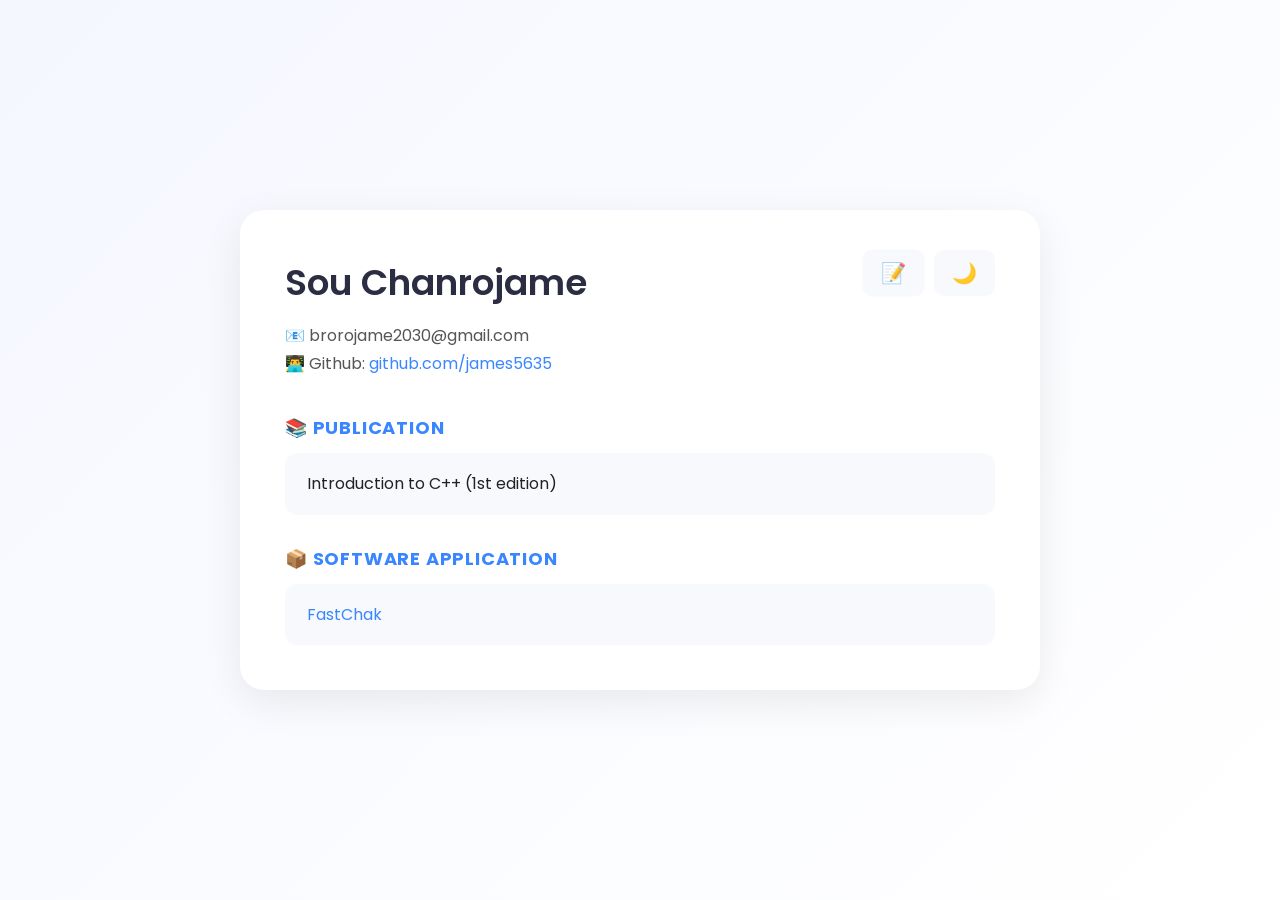
<file: index.html>
<!DOCTYPE html>
<html lang="en">

<head>
  <meta charset="UTF-8" />
  <meta name="viewport" content="width=device-width, initial-scale=1.0" />
  <title>Sou Chanrojame - Profile</title>

  <link href="https://fonts.googleapis.com/css2?family=Poppins:wght@300;400;500;600&display=swap" rel="stylesheet">

  <style>
    /* Base Setup & Variables */
    :root {
      --bg-gradient: linear-gradient(135deg, #f5f7ff, #ffffff);
      --card-bg: #ffffff;
      --text-main: #222222;
      --text-title: #2b2d42;
      --text-sub: #555555;
      --accent: #3a86ff;
      --item-bg: #f7f9fc;
      --shadow: 0 12px 40px rgba(0, 0, 0, 0.08);
      --toggle-btn-bg: #f7f9fc;
    }

    /* Dark Theme Variables */
    [data-theme="dark"] {
      --bg-gradient: linear-gradient(135deg, #0f111a, #161925);
      --card-bg: #1e2235;
      --text-main: #e2e8f0;
      --text-title: #ffffff;
      --text-sub: #a0aec0;
      --accent: #4cc9f0;
      --item-bg: #282e48;
      --shadow: 0 12px 40px rgba(0, 0, 0, 0.4);
      --toggle-btn-bg: #282e48;
    }

    * {
      margin: 0;
      padding: 0;
      box-sizing: border-box;
      font-family: "Poppins", sans-serif;
      transition: background 0.3s ease, color 0.3s ease, box-shadow 0.3s ease;
    }

    body {
      background: var(--bg-gradient);
      color: var(--text-main);
      min-height: 100vh;
      display: flex;
      align-items: center;
      justify-content: center;
      padding: 40px 20px;
    }

    .card {
      background: var(--card-bg);
      width: 100%;
      max-width: 800px;
      border-radius: 24px;
      padding: 45px;
      box-shadow: var(--shadow);
      position: relative;
    }

    .top-buttons {
      position: absolute;
      top: 40px;
      right: 45px;
      display: flex;
      gap: 10px;
    }

    /* Rounded Rectangle Toggle Button */
    .blog,
    .theme-toggle {
      top: 40px;
      right: 45px;
      background: var(--toggle-btn-bg);
      border: none;
      color: var(--accent);
      padding: 8px 18px;
      /* Gives it a distinct rectangular shape */
      border-radius: 10px;
      /* Rounded rectangle corners */
      cursor: pointer;
      font-size: 20px;
      display: flex;
      align-items: center;
      justify-content: center;
    }

    .blog,
    .theme-toggle:hover {
      opacity: 0.9;
      transform: scale(1.02);
    }

    .theme-toggle:active {
      transform: scale(0.98);
    }

    .name {
      font-size: 36px;
      font-weight: 600;
      margin-bottom: 12px;
      color: var(--text-title);
    }

    .contact {
      font-size: 16px;
      color: var(--text-sub);
      margin-bottom: 35px;
      line-height: 1.8;
    }

    .section {
      margin-top: 30px;
    }

    .section h2 {
      font-size: 18px;
      color: var(--accent);
      margin-bottom: 12px;
      letter-spacing: 0.8px;
    }

    .item {
      background: var(--item-bg);
      padding: 18px 22px;
      border-radius: 12px;
      margin-top: 10px;
      font-size: 16px;
      line-height: 1.6;
    }

    .highlight {
      font-weight: 500;
    }

    a {
      color: var(--accent);
      text-decoration: none;
    }

    a:hover {
      text-decoration: underline;
    }
  </style>
</head>

<body>

  <div class="card">
    <div class="top-buttons">
      <button class="blog">
        <a href="blog/">
          📝
        </a>
      </button>

      <button class="theme-toggle" id="themeToggle" aria-label="Toggle Theme">
        <span id="toggleIcon">🌙</span>
      </button>
    </div>

    <div class="name">Sou Chanrojame</div>

    <div class="contact">
      📧 brorojame2030@gmail.com<br>
      👨‍💻 Github: <a href="https://github.com/james5635" target="_blank">github.com/james5635</a>
    </div>
    
    <div class="section">
      <h2>📚 PUBLICATION</h2>
      <div class="item">
        Introduction to C++ (1st edition)
      </div>
    </div>
    <div class="section">
      <h2>📦 SOFTWARE APPLICATION</h2>
      <div class="item">
        <a target="_blank" rel="noopener noreferrer"
          href="http://ec2-13-228-21-143.ap-southeast-1.compute.amazonaws.com/">FastChak</a>
      </div>
    </div>
  </div>

  <script>
    const themeToggleBtn = document.getElementById('themeToggle');
    const toggleIcon = document.getElementById('toggleIcon');

    const savedTheme = localStorage.getItem('theme');
    const systemPrefersDark = window.matchMedia('(prefers-color-scheme: dark)').matches;

    if (savedTheme === 'dark' || (!savedTheme && systemPrefersDark)) {
      setDarkTheme();
    } else {
      setLightTheme();
    }

    themeToggleBtn.addEventListener('click', () => {
      const currentTheme = document.documentElement.getAttribute('data-theme');
      if (currentTheme === 'dark') {
        setLightTheme();
        localStorage.setItem('theme', 'light');
      } else {
        setDarkTheme();
        localStorage.setItem('theme', 'dark');
      }
    });

    function setDarkTheme() {
      document.documentElement.setAttribute('data-theme', 'dark');
      toggleIcon.textContent = '☀️';
    }

    function setLightTheme() {
      document.documentElement.setAttribute('data-theme', 'light');
      toggleIcon.textContent = '🌙';
    }
  </script>

</body>

</html>
</file>
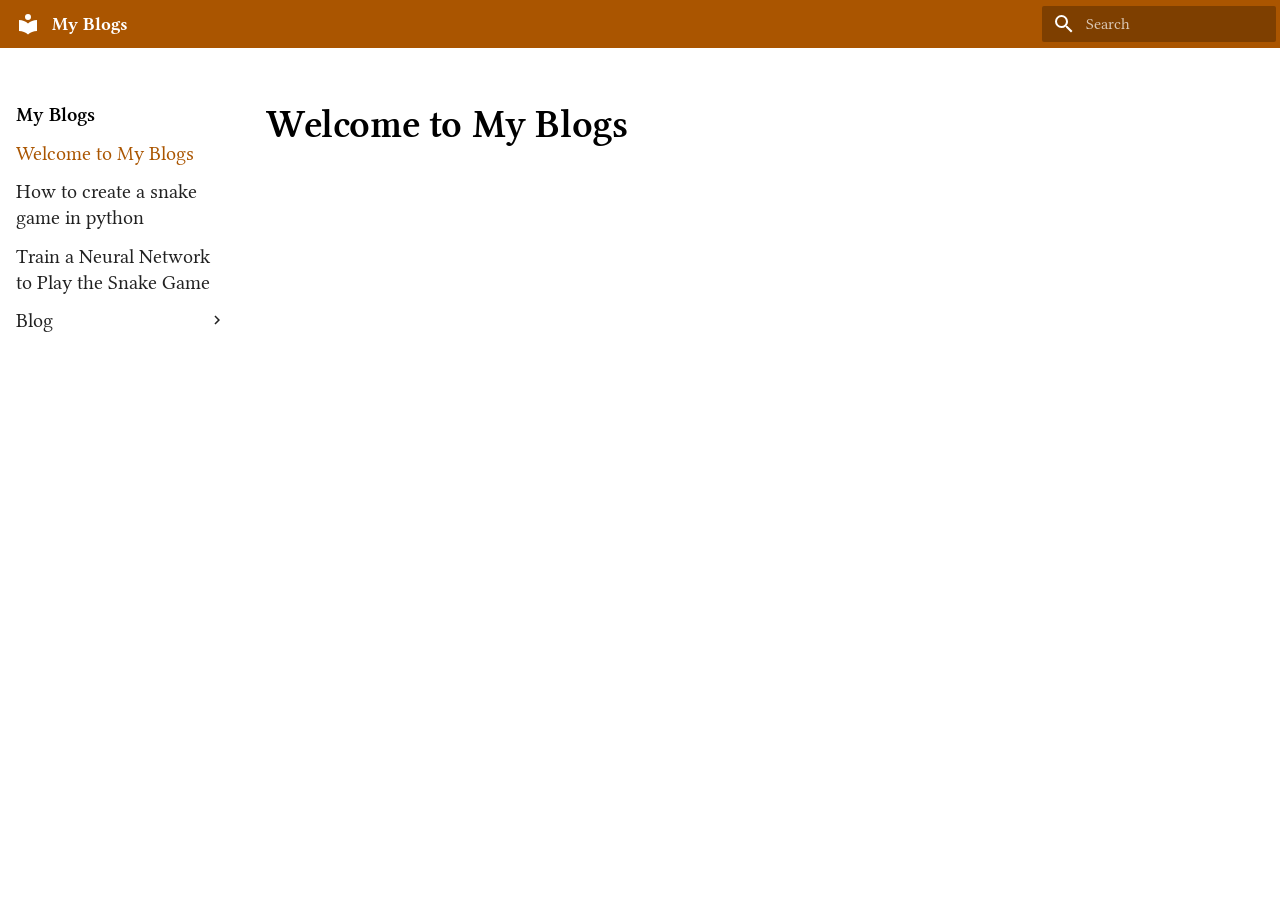
<file: blog/index.html>
<!doctype html>
<html lang="en" class="no-js">
  <head>
    
      <meta charset="utf-8">
      <meta name="viewport" content="width=device-width,initial-scale=1">
      
      
      
        <link rel="canonical" href="https://mydomain.org/mysite/">
      
      
      
        <link rel="next" href="How%20to%20create%20a%20snake%20game%20in%20python/">
      
      
      <link rel="icon" href="assets/images/favicon.png">
      <meta name="generator" content="mkdocs-1.6.1, mkdocs-material-9.6.20">
    
    
      
        <title>My Blogs</title>
      
    
    
      <link rel="stylesheet" href="assets/stylesheets/main.e53b48f4.min.css">
      
      


    
    
      
    
    
      
        
        
        <link rel="preconnect" href="https://fonts.gstatic.com" crossorigin>
        <link rel="stylesheet" href="https://fonts.googleapis.com/css?family=Roboto:300,300i,400,400i,700,700i%7CRoboto+Mono:400,400i,700,700i&display=fallback">
        <style>:root{--md-text-font:"Roboto";--md-code-font:"Roboto Mono"}</style>
      
    
    
      <link rel="stylesheet" href="stylesheet/extra.css">
    
    <script>__md_scope=new URL(".",location),__md_hash=e=>[...e].reduce(((e,_)=>(e<<5)-e+_.charCodeAt(0)),0),__md_get=(e,_=localStorage,t=__md_scope)=>JSON.parse(_.getItem(t.pathname+"."+e)),__md_set=(e,_,t=localStorage,a=__md_scope)=>{try{t.setItem(a.pathname+"."+e,JSON.stringify(_))}catch(e){}}</script>
    
      

    
    
    
  </head>
  
  
    <body dir="ltr">
  
    
    <input class="md-toggle" data-md-toggle="drawer" type="checkbox" id="__drawer" autocomplete="off">
    <input class="md-toggle" data-md-toggle="search" type="checkbox" id="__search" autocomplete="off">
    <label class="md-overlay" for="__drawer"></label>
    <div data-md-component="skip">
      
        
        <a href="#welcome-to-my-blogs" class="md-skip">
          Skip to content
        </a>
      
    </div>
    <div data-md-component="announce">
      
    </div>
    
    
      

  

<header class="md-header md-header--shadow" data-md-component="header">
  <nav class="md-header__inner md-grid" aria-label="Header">
    <a href="." title="My Blogs" class="md-header__button md-logo" aria-label="My Blogs" data-md-component="logo">
      
  
  <svg xmlns="http://www.w3.org/2000/svg" viewBox="0 0 24 24"><path d="M12 8a3 3 0 0 0 3-3 3 3 0 0 0-3-3 3 3 0 0 0-3 3 3 3 0 0 0 3 3m0 3.54C9.64 9.35 6.5 8 3 8v11c3.5 0 6.64 1.35 9 3.54 2.36-2.19 5.5-3.54 9-3.54V8c-3.5 0-6.64 1.35-9 3.54"/></svg>

    </a>
    <label class="md-header__button md-icon" for="__drawer">
      
      <svg xmlns="http://www.w3.org/2000/svg" viewBox="0 0 24 24"><path d="M3 6h18v2H3zm0 5h18v2H3zm0 5h18v2H3z"/></svg>
    </label>
    <div class="md-header__title" data-md-component="header-title">
      <div class="md-header__ellipsis">
        <div class="md-header__topic">
          <span class="md-ellipsis">
            My Blogs
          </span>
        </div>
        <div class="md-header__topic" data-md-component="header-topic">
          <span class="md-ellipsis">
            
              Welcome to My Blogs
            
          </span>
        </div>
      </div>
    </div>
    
    
      <script>var palette=__md_get("__palette");if(palette&&palette.color){if("(prefers-color-scheme)"===palette.color.media){var media=matchMedia("(prefers-color-scheme: light)"),input=document.querySelector(media.matches?"[data-md-color-media='(prefers-color-scheme: light)']":"[data-md-color-media='(prefers-color-scheme: dark)']");palette.color.media=input.getAttribute("data-md-color-media"),palette.color.scheme=input.getAttribute("data-md-color-scheme"),palette.color.primary=input.getAttribute("data-md-color-primary"),palette.color.accent=input.getAttribute("data-md-color-accent")}for(var[key,value]of Object.entries(palette.color))document.body.setAttribute("data-md-color-"+key,value)}</script>
    
    
    
      
      
        <label class="md-header__button md-icon" for="__search">
          
          <svg xmlns="http://www.w3.org/2000/svg" viewBox="0 0 24 24"><path d="M9.5 3A6.5 6.5 0 0 1 16 9.5c0 1.61-.59 3.09-1.56 4.23l.27.27h.79l5 5-1.5 1.5-5-5v-.79l-.27-.27A6.52 6.52 0 0 1 9.5 16 6.5 6.5 0 0 1 3 9.5 6.5 6.5 0 0 1 9.5 3m0 2C7 5 5 7 5 9.5S7 14 9.5 14 14 12 14 9.5 12 5 9.5 5"/></svg>
        </label>
        <div class="md-search" data-md-component="search" role="dialog">
  <label class="md-search__overlay" for="__search"></label>
  <div class="md-search__inner" role="search">
    <form class="md-search__form" name="search">
      <input type="text" class="md-search__input" name="query" aria-label="Search" placeholder="Search" autocapitalize="off" autocorrect="off" autocomplete="off" spellcheck="false" data-md-component="search-query" required>
      <label class="md-search__icon md-icon" for="__search">
        
        <svg xmlns="http://www.w3.org/2000/svg" viewBox="0 0 24 24"><path d="M9.5 3A6.5 6.5 0 0 1 16 9.5c0 1.61-.59 3.09-1.56 4.23l.27.27h.79l5 5-1.5 1.5-5-5v-.79l-.27-.27A6.52 6.52 0 0 1 9.5 16 6.5 6.5 0 0 1 3 9.5 6.5 6.5 0 0 1 9.5 3m0 2C7 5 5 7 5 9.5S7 14 9.5 14 14 12 14 9.5 12 5 9.5 5"/></svg>
        
        <svg xmlns="http://www.w3.org/2000/svg" viewBox="0 0 24 24"><path d="M20 11v2H8l5.5 5.5-1.42 1.42L4.16 12l7.92-7.92L13.5 5.5 8 11z"/></svg>
      </label>
      <nav class="md-search__options" aria-label="Search">
        
        <button type="reset" class="md-search__icon md-icon" title="Clear" aria-label="Clear" tabindex="-1">
          
          <svg xmlns="http://www.w3.org/2000/svg" viewBox="0 0 24 24"><path d="M19 6.41 17.59 5 12 10.59 6.41 5 5 6.41 10.59 12 5 17.59 6.41 19 12 13.41 17.59 19 19 17.59 13.41 12z"/></svg>
        </button>
      </nav>
      
    </form>
    <div class="md-search__output">
      <div class="md-search__scrollwrap" tabindex="0" data-md-scrollfix>
        <div class="md-search-result" data-md-component="search-result">
          <div class="md-search-result__meta">
            Initializing search
          </div>
          <ol class="md-search-result__list" role="presentation"></ol>
        </div>
      </div>
    </div>
  </div>
</div>
      
    
    
  </nav>
  
</header>
    
    <div class="md-container" data-md-component="container">
      
      
        
          
        
      
      <main class="md-main" data-md-component="main">
        <div class="md-main__inner md-grid">
          
            
              
              <div class="md-sidebar md-sidebar--primary" data-md-component="sidebar" data-md-type="navigation" >
                <div class="md-sidebar__scrollwrap">
                  <div class="md-sidebar__inner">
                    



<nav class="md-nav md-nav--primary" aria-label="Navigation" data-md-level="0">
  <label class="md-nav__title" for="__drawer">
    <a href="." title="My Blogs" class="md-nav__button md-logo" aria-label="My Blogs" data-md-component="logo">
      
  
  <svg xmlns="http://www.w3.org/2000/svg" viewBox="0 0 24 24"><path d="M12 8a3 3 0 0 0 3-3 3 3 0 0 0-3-3 3 3 0 0 0-3 3 3 3 0 0 0 3 3m0 3.54C9.64 9.35 6.5 8 3 8v11c3.5 0 6.64 1.35 9 3.54 2.36-2.19 5.5-3.54 9-3.54V8c-3.5 0-6.64 1.35-9 3.54"/></svg>

    </a>
    My Blogs
  </label>
  
  <ul class="md-nav__list" data-md-scrollfix>
    
      
      
  
  
    
  
  
  
    <li class="md-nav__item md-nav__item--active">
      
      <input class="md-nav__toggle md-toggle" type="checkbox" id="__toc">
      
      
        
      
      
      <a href="." class="md-nav__link md-nav__link--active">
        
  
  
  <span class="md-ellipsis">
    Welcome to My Blogs
    
  </span>
  

      </a>
      
    </li>
  

    
      
      
  
  
  
  
    <li class="md-nav__item">
      <a href="How%20to%20create%20a%20snake%20game%20in%20python/" class="md-nav__link">
        
  
  
  <span class="md-ellipsis">
    How to create a snake game in python
    
  </span>
  

      </a>
    </li>
  

    
      
      
  
  
  
  
    <li class="md-nav__item">
      <a href="Train%20neural%20network%20to%20play%20snake%20game/" class="md-nav__link">
        
  
  
  <span class="md-ellipsis">
    Train a Neural Network to Play the Snake Game
    
  </span>
  

      </a>
    </li>
  

    
      
      
  
  
  
  
    
    
    
    
    
    <li class="md-nav__item md-nav__item--nested">
      
        
        
        <input class="md-nav__toggle md-toggle " type="checkbox" id="__nav_4" >
        
          
          <label class="md-nav__link" for="__nav_4" id="__nav_4_label" tabindex="0">
            
  
  
  <span class="md-ellipsis">
    Blog
    
  </span>
  

            <span class="md-nav__icon md-icon"></span>
          </label>
        
        <nav class="md-nav" data-md-level="1" aria-labelledby="__nav_4_label" aria-expanded="false">
          <label class="md-nav__title" for="__nav_4">
            <span class="md-nav__icon md-icon"></span>
            Blog
          </label>
          <ul class="md-nav__list" data-md-scrollfix>
            
              
                
  
  
  
    
  
  
    <li class="md-nav__item">
      <a href="blog/" class="md-nav__link">
        
  
  
  <span class="md-ellipsis">
    Blog
    
  </span>
  

      </a>
    </li>
  

              
            
              
                
  
  
  
  
    
    
    
    
    
    <li class="md-nav__item md-nav__item--nested">
      
        
        
        <input class="md-nav__toggle md-toggle " type="checkbox" id="__nav_4_2" >
        
          
          <label class="md-nav__link" for="__nav_4_2" id="__nav_4_2_label" tabindex="0">
            
  
  
  <span class="md-ellipsis">
    Archive
    
  </span>
  

            <span class="md-nav__icon md-icon"></span>
          </label>
        
        <nav class="md-nav" data-md-level="2" aria-labelledby="__nav_4_2_label" aria-expanded="false">
          <label class="md-nav__title" for="__nav_4_2">
            <span class="md-nav__icon md-icon"></span>
            Archive
          </label>
          <ul class="md-nav__list" data-md-scrollfix>
            
              
                
  
  
  
    
  
  
    <li class="md-nav__item">
      <a href="blog/archive/2026/" class="md-nav__link">
        
  
  
  <span class="md-ellipsis">
    2026
    
  </span>
  

      </a>
    </li>
  

              
            
          </ul>
        </nav>
      
    </li>
  

              
            
          </ul>
        </nav>
      
    </li>
  

    
  </ul>
</nav>
                  </div>
                </div>
              </div>
            
            
              
              <div class="md-sidebar md-sidebar--secondary" data-md-component="sidebar" data-md-type="toc" >
                <div class="md-sidebar__scrollwrap">
                  <div class="md-sidebar__inner">
                    

<nav class="md-nav md-nav--secondary" aria-label="Table of contents">
  
  
  
    
  
  
</nav>
                  </div>
                </div>
              </div>
            
          
          
            <div class="md-content" data-md-component="content">
              <article class="md-content__inner md-typeset">
                
                  



<h1 id="welcome-to-my-blogs">Welcome to My Blogs</h1>












                
              </article>
            </div>
          
          
<script>var target=document.getElementById(location.hash.slice(1));target&&target.name&&(target.checked=target.name.startsWith("__tabbed_"))</script>
        </div>
        
      </main>
      
        <footer class="md-footer">
  
  <div class="md-footer-meta md-typeset">
    <div class="md-footer-meta__inner md-grid">
      <div class="md-copyright">
  
  
    Made with
    <a href="https://squidfunk.github.io/mkdocs-material/" target="_blank" rel="noopener">
      Material for MkDocs
    </a>
  
</div>
      
    </div>
  </div>
</footer>
      
    </div>
    <div class="md-dialog" data-md-component="dialog">
      <div class="md-dialog__inner md-typeset"></div>
    </div>
    
    
    
      
      <script id="__config" type="application/json">{"base": ".", "features": ["content.code.copy"], "search": "assets/javascripts/workers/search.973d3a69.min.js", "tags": null, "translations": {"clipboard.copied": "Copied to clipboard", "clipboard.copy": "Copy to clipboard", "search.result.more.one": "1 more on this page", "search.result.more.other": "# more on this page", "search.result.none": "No matching documents", "search.result.one": "1 matching document", "search.result.other": "# matching documents", "search.result.placeholder": "Type to start searching", "search.result.term.missing": "Missing", "select.version": "Select version"}, "version": null}</script>
    
    
      <script src="assets/javascripts/bundle.f55a23d4.min.js"></script>
      
    
  </body>
</html>
</file>
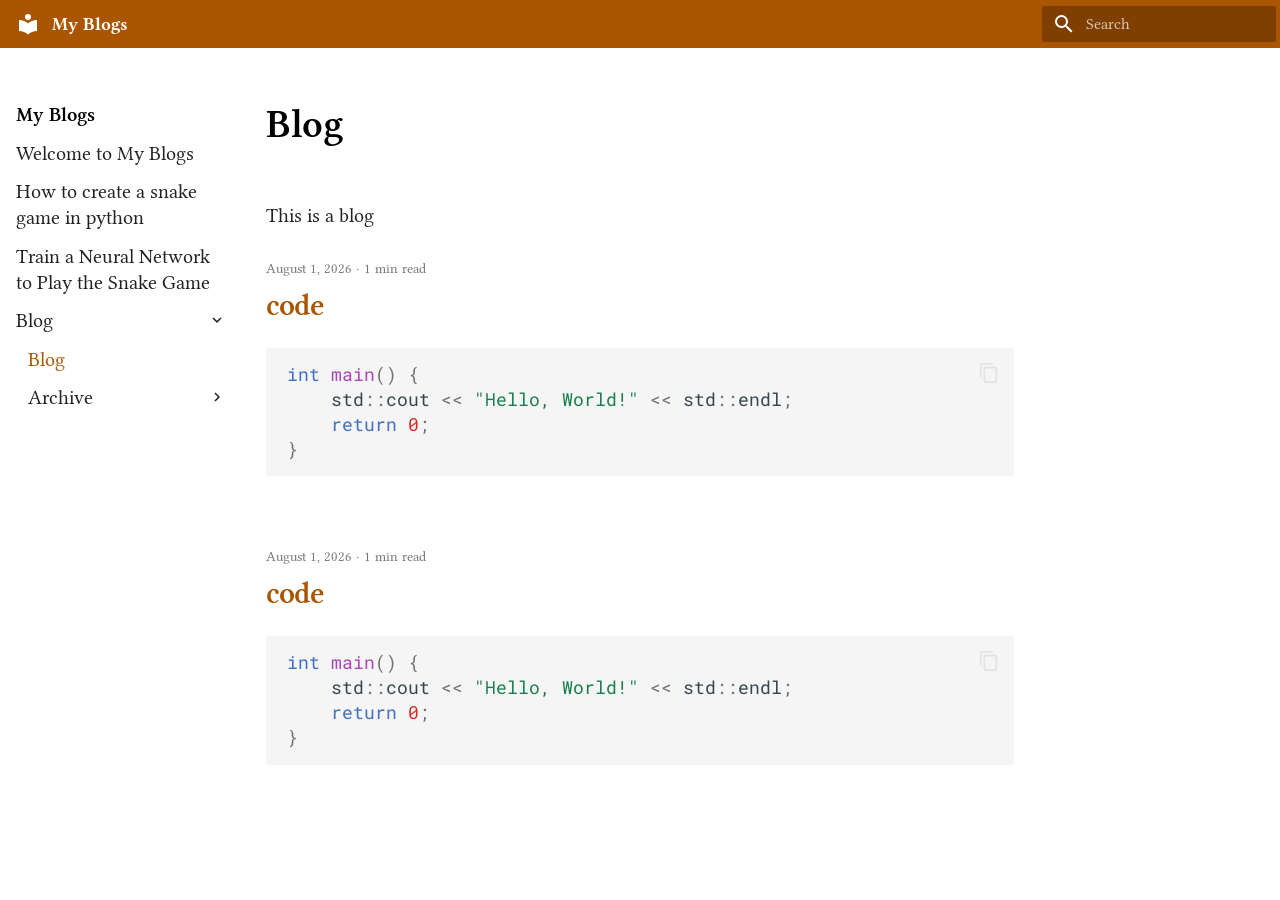
<file: blog/blog/index.html>
<!doctype html>
<html lang="en" class="no-js">
  <head>
    
      <meta charset="utf-8">
      <meta name="viewport" content="width=device-width,initial-scale=1">
      
      
      
        <link rel="canonical" href="https://mydomain.org/mysite/blog/">
      
      
        <link rel="prev" href="../Train%20neural%20network%20to%20play%20snake%20game/">
      
      
        <link rel="next" href="archive/2026/">
      
      
      <link rel="icon" href="../assets/images/favicon.png">
      <meta name="generator" content="mkdocs-1.6.1, mkdocs-material-9.6.20">
    
    
      
        <title>Blog - My Blogs</title>
      
    
    
      <link rel="stylesheet" href="../assets/stylesheets/main.e53b48f4.min.css">
      
      


    
    
      
    
    
      
        
        
        <link rel="preconnect" href="https://fonts.gstatic.com" crossorigin>
        <link rel="stylesheet" href="https://fonts.googleapis.com/css?family=Roboto:300,300i,400,400i,700,700i%7CRoboto+Mono:400,400i,700,700i&display=fallback">
        <style>:root{--md-text-font:"Roboto";--md-code-font:"Roboto Mono"}</style>
      
    
    
      <link rel="stylesheet" href="../stylesheet/extra.css">
    
    <script>__md_scope=new URL("..",location),__md_hash=e=>[...e].reduce(((e,_)=>(e<<5)-e+_.charCodeAt(0)),0),__md_get=(e,_=localStorage,t=__md_scope)=>JSON.parse(_.getItem(t.pathname+"."+e)),__md_set=(e,_,t=localStorage,a=__md_scope)=>{try{t.setItem(a.pathname+"."+e,JSON.stringify(_))}catch(e){}}</script>
    
      

    
    
    
  </head>
  
  
    <body dir="ltr">
  
    
    <input class="md-toggle" data-md-toggle="drawer" type="checkbox" id="__drawer" autocomplete="off">
    <input class="md-toggle" data-md-toggle="search" type="checkbox" id="__search" autocomplete="off">
    <label class="md-overlay" for="__drawer"></label>
    <div data-md-component="skip">
      
        
        <a href="#blog" class="md-skip">
          Skip to content
        </a>
      
    </div>
    <div data-md-component="announce">
      
    </div>
    
    
      

  

<header class="md-header md-header--shadow" data-md-component="header">
  <nav class="md-header__inner md-grid" aria-label="Header">
    <a href=".." title="My Blogs" class="md-header__button md-logo" aria-label="My Blogs" data-md-component="logo">
      
  
  <svg xmlns="http://www.w3.org/2000/svg" viewBox="0 0 24 24"><path d="M12 8a3 3 0 0 0 3-3 3 3 0 0 0-3-3 3 3 0 0 0-3 3 3 3 0 0 0 3 3m0 3.54C9.64 9.35 6.5 8 3 8v11c3.5 0 6.64 1.35 9 3.54 2.36-2.19 5.5-3.54 9-3.54V8c-3.5 0-6.64 1.35-9 3.54"/></svg>

    </a>
    <label class="md-header__button md-icon" for="__drawer">
      
      <svg xmlns="http://www.w3.org/2000/svg" viewBox="0 0 24 24"><path d="M3 6h18v2H3zm0 5h18v2H3zm0 5h18v2H3z"/></svg>
    </label>
    <div class="md-header__title" data-md-component="header-title">
      <div class="md-header__ellipsis">
        <div class="md-header__topic">
          <span class="md-ellipsis">
            My Blogs
          </span>
        </div>
        <div class="md-header__topic" data-md-component="header-topic">
          <span class="md-ellipsis">
            
              Blog
            
          </span>
        </div>
      </div>
    </div>
    
    
      <script>var palette=__md_get("__palette");if(palette&&palette.color){if("(prefers-color-scheme)"===palette.color.media){var media=matchMedia("(prefers-color-scheme: light)"),input=document.querySelector(media.matches?"[data-md-color-media='(prefers-color-scheme: light)']":"[data-md-color-media='(prefers-color-scheme: dark)']");palette.color.media=input.getAttribute("data-md-color-media"),palette.color.scheme=input.getAttribute("data-md-color-scheme"),palette.color.primary=input.getAttribute("data-md-color-primary"),palette.color.accent=input.getAttribute("data-md-color-accent")}for(var[key,value]of Object.entries(palette.color))document.body.setAttribute("data-md-color-"+key,value)}</script>
    
    
    
      
      
        <label class="md-header__button md-icon" for="__search">
          
          <svg xmlns="http://www.w3.org/2000/svg" viewBox="0 0 24 24"><path d="M9.5 3A6.5 6.5 0 0 1 16 9.5c0 1.61-.59 3.09-1.56 4.23l.27.27h.79l5 5-1.5 1.5-5-5v-.79l-.27-.27A6.52 6.52 0 0 1 9.5 16 6.5 6.5 0 0 1 3 9.5 6.5 6.5 0 0 1 9.5 3m0 2C7 5 5 7 5 9.5S7 14 9.5 14 14 12 14 9.5 12 5 9.5 5"/></svg>
        </label>
        <div class="md-search" data-md-component="search" role="dialog">
  <label class="md-search__overlay" for="__search"></label>
  <div class="md-search__inner" role="search">
    <form class="md-search__form" name="search">
      <input type="text" class="md-search__input" name="query" aria-label="Search" placeholder="Search" autocapitalize="off" autocorrect="off" autocomplete="off" spellcheck="false" data-md-component="search-query" required>
      <label class="md-search__icon md-icon" for="__search">
        
        <svg xmlns="http://www.w3.org/2000/svg" viewBox="0 0 24 24"><path d="M9.5 3A6.5 6.5 0 0 1 16 9.5c0 1.61-.59 3.09-1.56 4.23l.27.27h.79l5 5-1.5 1.5-5-5v-.79l-.27-.27A6.52 6.52 0 0 1 9.5 16 6.5 6.5 0 0 1 3 9.5 6.5 6.5 0 0 1 9.5 3m0 2C7 5 5 7 5 9.5S7 14 9.5 14 14 12 14 9.5 12 5 9.5 5"/></svg>
        
        <svg xmlns="http://www.w3.org/2000/svg" viewBox="0 0 24 24"><path d="M20 11v2H8l5.5 5.5-1.42 1.42L4.16 12l7.92-7.92L13.5 5.5 8 11z"/></svg>
      </label>
      <nav class="md-search__options" aria-label="Search">
        
        <button type="reset" class="md-search__icon md-icon" title="Clear" aria-label="Clear" tabindex="-1">
          
          <svg xmlns="http://www.w3.org/2000/svg" viewBox="0 0 24 24"><path d="M19 6.41 17.59 5 12 10.59 6.41 5 5 6.41 10.59 12 5 17.59 6.41 19 12 13.41 17.59 19 19 17.59 13.41 12z"/></svg>
        </button>
      </nav>
      
    </form>
    <div class="md-search__output">
      <div class="md-search__scrollwrap" tabindex="0" data-md-scrollfix>
        <div class="md-search-result" data-md-component="search-result">
          <div class="md-search-result__meta">
            Initializing search
          </div>
          <ol class="md-search-result__list" role="presentation"></ol>
        </div>
      </div>
    </div>
  </div>
</div>
      
    
    
  </nav>
  
</header>
    
    <div class="md-container" data-md-component="container">
      
      
        
          
        
      
      <main class="md-main" data-md-component="main">
        <div class="md-main__inner md-grid">
          
            
              
              <div class="md-sidebar md-sidebar--primary" data-md-component="sidebar" data-md-type="navigation" >
                <div class="md-sidebar__scrollwrap">
                  <div class="md-sidebar__inner">
                    



<nav class="md-nav md-nav--primary" aria-label="Navigation" data-md-level="0">
  <label class="md-nav__title" for="__drawer">
    <a href=".." title="My Blogs" class="md-nav__button md-logo" aria-label="My Blogs" data-md-component="logo">
      
  
  <svg xmlns="http://www.w3.org/2000/svg" viewBox="0 0 24 24"><path d="M12 8a3 3 0 0 0 3-3 3 3 0 0 0-3-3 3 3 0 0 0-3 3 3 3 0 0 0 3 3m0 3.54C9.64 9.35 6.5 8 3 8v11c3.5 0 6.64 1.35 9 3.54 2.36-2.19 5.5-3.54 9-3.54V8c-3.5 0-6.64 1.35-9 3.54"/></svg>

    </a>
    My Blogs
  </label>
  
  <ul class="md-nav__list" data-md-scrollfix>
    
      
      
  
  
  
  
    <li class="md-nav__item">
      <a href=".." class="md-nav__link">
        
  
  
  <span class="md-ellipsis">
    Welcome to My Blogs
    
  </span>
  

      </a>
    </li>
  

    
      
      
  
  
  
  
    <li class="md-nav__item">
      <a href="../How%20to%20create%20a%20snake%20game%20in%20python/" class="md-nav__link">
        
  
  
  <span class="md-ellipsis">
    How to create a snake game in python
    
  </span>
  

      </a>
    </li>
  

    
      
      
  
  
  
  
    <li class="md-nav__item">
      <a href="../Train%20neural%20network%20to%20play%20snake%20game/" class="md-nav__link">
        
  
  
  <span class="md-ellipsis">
    Train a Neural Network to Play the Snake Game
    
  </span>
  

      </a>
    </li>
  

    
      
      
  
  
    
  
  
  
    
    
    
    
    
    <li class="md-nav__item md-nav__item--active md-nav__item--nested">
      
        
        
        <input class="md-nav__toggle md-toggle " type="checkbox" id="__nav_4" checked>
        
          
          <label class="md-nav__link" for="__nav_4" id="__nav_4_label" tabindex="0">
            
  
  
  <span class="md-ellipsis">
    Blog
    
  </span>
  

            <span class="md-nav__icon md-icon"></span>
          </label>
        
        <nav class="md-nav" data-md-level="1" aria-labelledby="__nav_4_label" aria-expanded="true">
          <label class="md-nav__title" for="__nav_4">
            <span class="md-nav__icon md-icon"></span>
            Blog
          </label>
          <ul class="md-nav__list" data-md-scrollfix>
            
              
                
  
  
    
  
  
    
      
    
  
  
    <li class="md-nav__item md-nav__item--active">
      
      <input class="md-nav__toggle md-toggle" type="checkbox" id="__toc">
      
      
        
      
      
      <a href="./" class="md-nav__link md-nav__link--active">
        
  
  
  <span class="md-ellipsis">
    Blog
    
  </span>
  

      </a>
      
    </li>
  

              
            
              
                
  
  
  
  
    
    
    
    
    
    <li class="md-nav__item md-nav__item--nested">
      
        
        
        <input class="md-nav__toggle md-toggle " type="checkbox" id="__nav_4_2" >
        
          
          <label class="md-nav__link" for="__nav_4_2" id="__nav_4_2_label" tabindex="0">
            
  
  
  <span class="md-ellipsis">
    Archive
    
  </span>
  

            <span class="md-nav__icon md-icon"></span>
          </label>
        
        <nav class="md-nav" data-md-level="2" aria-labelledby="__nav_4_2_label" aria-expanded="false">
          <label class="md-nav__title" for="__nav_4_2">
            <span class="md-nav__icon md-icon"></span>
            Archive
          </label>
          <ul class="md-nav__list" data-md-scrollfix>
            
              
                
  
  
  
    
  
  
    <li class="md-nav__item">
      <a href="archive/2026/" class="md-nav__link">
        
  
  
  <span class="md-ellipsis">
    2026
    
  </span>
  

      </a>
    </li>
  

              
            
          </ul>
        </nav>
      
    </li>
  

              
            
          </ul>
        </nav>
      
    </li>
  

    
  </ul>
</nav>
                  </div>
                </div>
              </div>
            
            
              
              <div class="md-sidebar md-sidebar--secondary" data-md-component="sidebar" data-md-type="toc" >
                <div class="md-sidebar__scrollwrap">
                  <div class="md-sidebar__inner">
                    

<nav class="md-nav md-nav--secondary" aria-label="Table of contents">
  
  
  
    
  
  
</nav>
                  </div>
                </div>
              </div>
            
          
          
  <div class="md-content" data-md-component="content">
    <div class="md-content__inner">
      <header class="md-typeset">
        <h1 id="blog">Blog</h1>
<p>This is a blog</p>
      </header>
      
        <article class="md-post md-post--excerpt">
  <header class="md-post__header">
    
    <div class="md-post__meta md-meta">
      <ul class="md-meta__list">
        <li class="md-meta__item">
          <time datetime="2026-08-01 00:00:00+00:00">August 1, 2026</time></li>
        
        
          
          <li class="md-meta__item">
            
              1 min read
            
          </li>
        
      </ul>
      
    </div>
  </header>
  <div class="md-post__content md-typeset">
    <h2 id="code"><a class="toclink" href="2026/08/01/code/">code</a></h2>
<div class="highlight"><pre><span></span><code><span class="kt">int</span><span class="w"> </span><span class="nf">main</span><span class="p">()</span><span class="w"> </span><span class="p">{</span>
<span class="w">    </span><span class="n">std</span><span class="o">::</span><span class="n">cout</span><span class="w"> </span><span class="o">&lt;&lt;</span><span class="w"> </span><span class="s">&quot;Hello, World!&quot;</span><span class="w"> </span><span class="o">&lt;&lt;</span><span class="w"> </span><span class="n">std</span><span class="o">::</span><span class="n">endl</span><span class="p">;</span>
<span class="w">    </span><span class="k">return</span><span class="w"> </span><span class="mi">0</span><span class="p">;</span>
<span class="p">}</span>
</code></pre></div>
    
  </div>
</article>
      
        <article class="md-post md-post--excerpt">
  <header class="md-post__header">
    
    <div class="md-post__meta md-meta">
      <ul class="md-meta__list">
        <li class="md-meta__item">
          <time datetime="2026-08-01 00:00:00+00:00">August 1, 2026</time></li>
        
        
          
          <li class="md-meta__item">
            
              1 min read
            
          </li>
        
      </ul>
      
    </div>
  </header>
  <div class="md-post__content md-typeset">
    <h2 id="code"><a class="toclink" href="2026/08/01/code/">code</a></h2>
<div class="highlight"><pre><span></span><code><span class="kt">int</span><span class="w"> </span><span class="nf">main</span><span class="p">()</span><span class="w"> </span><span class="p">{</span>
<span class="w">    </span><span class="n">std</span><span class="o">::</span><span class="n">cout</span><span class="w"> </span><span class="o">&lt;&lt;</span><span class="w"> </span><span class="s">&quot;Hello, World!&quot;</span><span class="w"> </span><span class="o">&lt;&lt;</span><span class="w"> </span><span class="n">std</span><span class="o">::</span><span class="n">endl</span><span class="p">;</span>
<span class="w">    </span><span class="k">return</span><span class="w"> </span><span class="mi">0</span><span class="p">;</span>
<span class="p">}</span>
</code></pre></div>
    
  </div>
</article>
      
      
        
          



<nav class="md-pagination">
  
</nav>
        
      
    </div>
  </div>

          
<script>var target=document.getElementById(location.hash.slice(1));target&&target.name&&(target.checked=target.name.startsWith("__tabbed_"))</script>
        </div>
        
      </main>
      
        <footer class="md-footer">
  
  <div class="md-footer-meta md-typeset">
    <div class="md-footer-meta__inner md-grid">
      <div class="md-copyright">
  
  
    Made with
    <a href="https://squidfunk.github.io/mkdocs-material/" target="_blank" rel="noopener">
      Material for MkDocs
    </a>
  
</div>
      
    </div>
  </div>
</footer>
      
    </div>
    <div class="md-dialog" data-md-component="dialog">
      <div class="md-dialog__inner md-typeset"></div>
    </div>
    
    
    
      
      <script id="__config" type="application/json">{"base": "..", "features": ["content.code.copy"], "search": "../assets/javascripts/workers/search.973d3a69.min.js", "tags": null, "translations": {"clipboard.copied": "Copied to clipboard", "clipboard.copy": "Copy to clipboard", "search.result.more.one": "1 more on this page", "search.result.more.other": "# more on this page", "search.result.none": "No matching documents", "search.result.one": "1 matching document", "search.result.other": "# matching documents", "search.result.placeholder": "Type to start searching", "search.result.term.missing": "Missing", "select.version": "Select version"}, "version": null}</script>
    
    
      <script src="../assets/javascripts/bundle.f55a23d4.min.js"></script>
      
    
  </body>
</html>
</file>
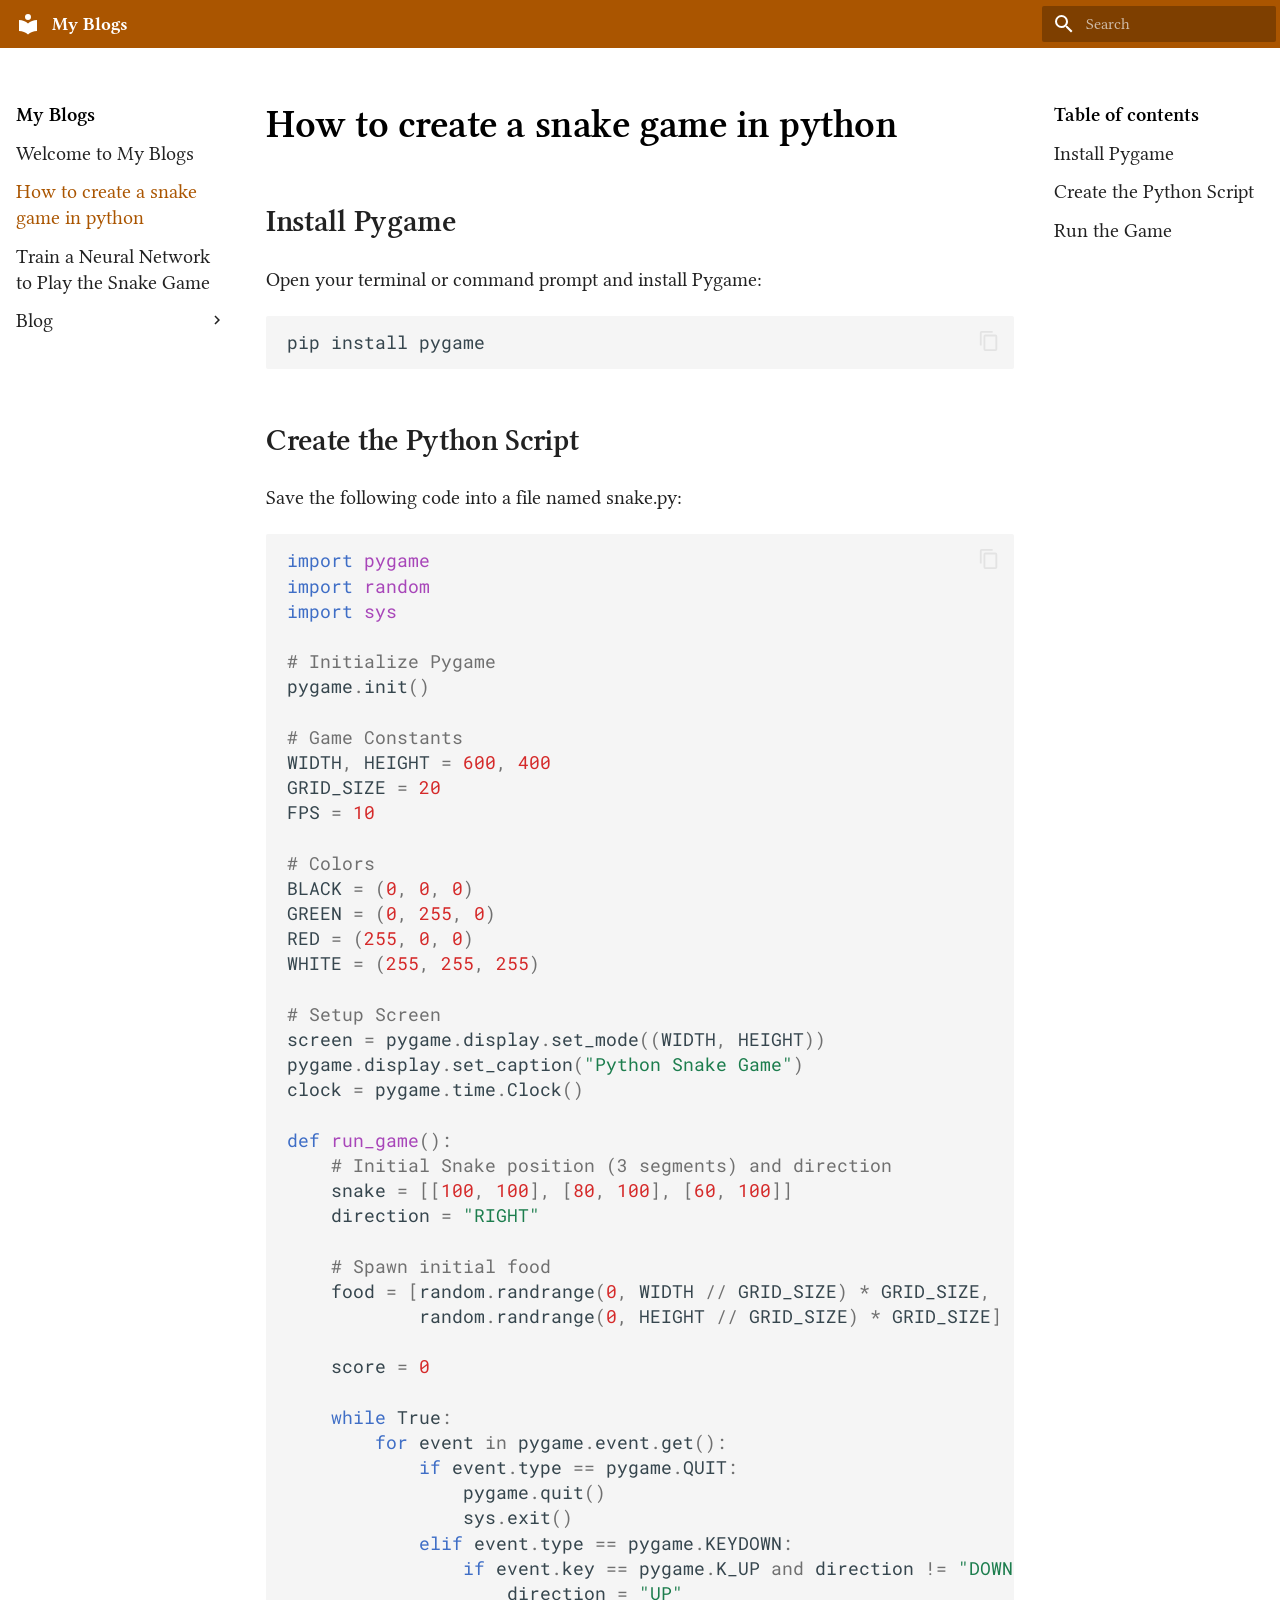
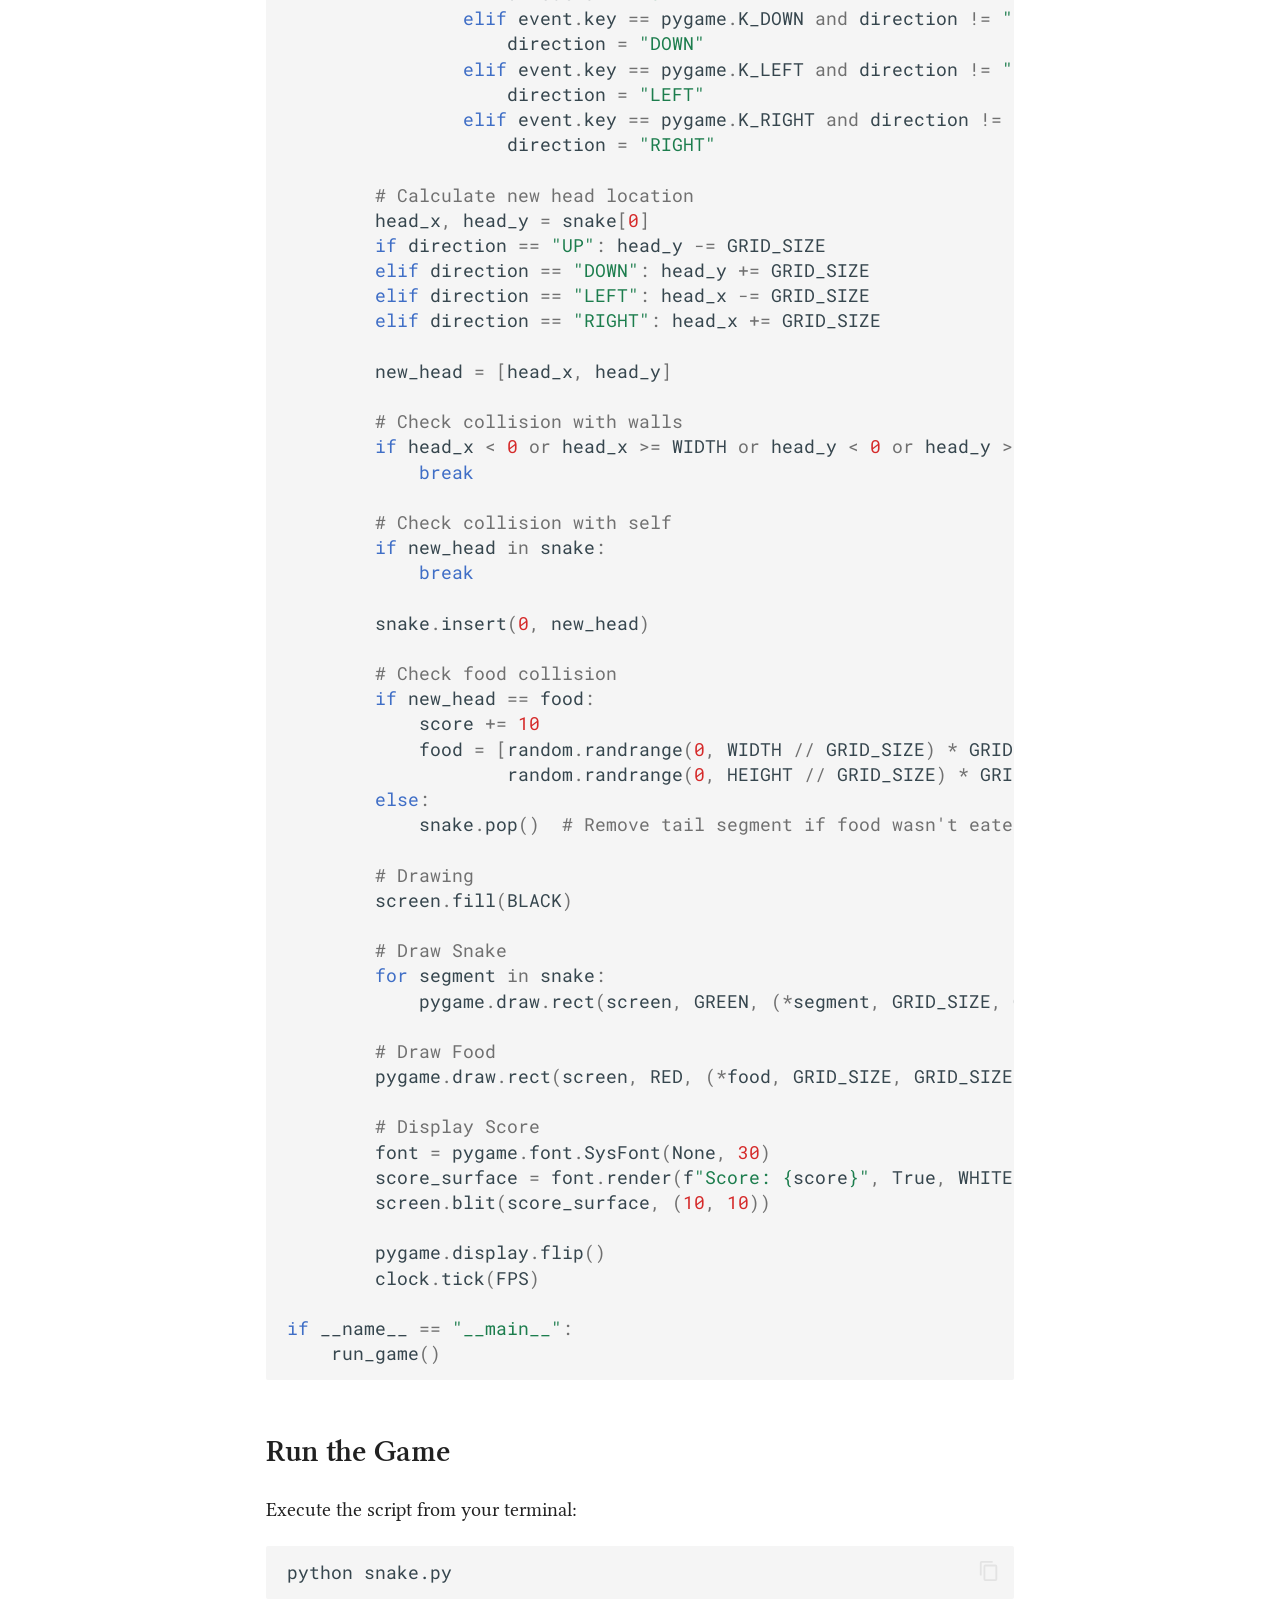
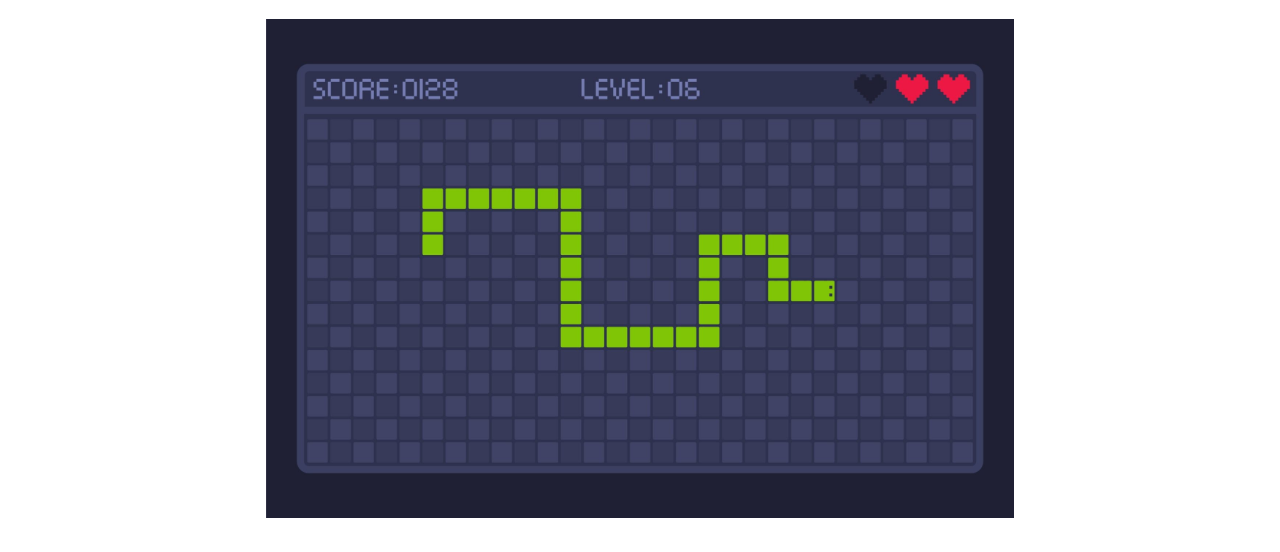
<file: blog/How to create a snake game in python/index.html>
<!doctype html>
<html lang="en" class="no-js">
  <head>
    
      <meta charset="utf-8">
      <meta name="viewport" content="width=device-width,initial-scale=1">
      
      
      
        <link rel="canonical" href="https://mydomain.org/mysite/How%20to%20create%20a%20snake%20game%20in%20python/">
      
      
        <link rel="prev" href="..">
      
      
        <link rel="next" href="../Train%20neural%20network%20to%20play%20snake%20game/">
      
      
      <link rel="icon" href="../assets/images/favicon.png">
      <meta name="generator" content="mkdocs-1.6.1, mkdocs-material-9.6.20">
    
    
      
        <title>How to create a snake game in python - My Blogs</title>
      
    
    
      <link rel="stylesheet" href="../assets/stylesheets/main.e53b48f4.min.css">
      
      


    
    
      
    
    
      
        
        
        <link rel="preconnect" href="https://fonts.gstatic.com" crossorigin>
        <link rel="stylesheet" href="https://fonts.googleapis.com/css?family=Roboto:300,300i,400,400i,700,700i%7CRoboto+Mono:400,400i,700,700i&display=fallback">
        <style>:root{--md-text-font:"Roboto";--md-code-font:"Roboto Mono"}</style>
      
    
    
      <link rel="stylesheet" href="../stylesheet/extra.css">
    
    <script>__md_scope=new URL("..",location),__md_hash=e=>[...e].reduce(((e,_)=>(e<<5)-e+_.charCodeAt(0)),0),__md_get=(e,_=localStorage,t=__md_scope)=>JSON.parse(_.getItem(t.pathname+"."+e)),__md_set=(e,_,t=localStorage,a=__md_scope)=>{try{t.setItem(a.pathname+"."+e,JSON.stringify(_))}catch(e){}}</script>
    
      

    
    
    
  </head>
  
  
    <body dir="ltr">
  
    
    <input class="md-toggle" data-md-toggle="drawer" type="checkbox" id="__drawer" autocomplete="off">
    <input class="md-toggle" data-md-toggle="search" type="checkbox" id="__search" autocomplete="off">
    <label class="md-overlay" for="__drawer"></label>
    <div data-md-component="skip">
      
        
        <a href="#how-to-create-a-snake-game-in-python" class="md-skip">
          Skip to content
        </a>
      
    </div>
    <div data-md-component="announce">
      
    </div>
    
    
      

  

<header class="md-header md-header--shadow" data-md-component="header">
  <nav class="md-header__inner md-grid" aria-label="Header">
    <a href=".." title="My Blogs" class="md-header__button md-logo" aria-label="My Blogs" data-md-component="logo">
      
  
  <svg xmlns="http://www.w3.org/2000/svg" viewBox="0 0 24 24"><path d="M12 8a3 3 0 0 0 3-3 3 3 0 0 0-3-3 3 3 0 0 0-3 3 3 3 0 0 0 3 3m0 3.54C9.64 9.35 6.5 8 3 8v11c3.5 0 6.64 1.35 9 3.54 2.36-2.19 5.5-3.54 9-3.54V8c-3.5 0-6.64 1.35-9 3.54"/></svg>

    </a>
    <label class="md-header__button md-icon" for="__drawer">
      
      <svg xmlns="http://www.w3.org/2000/svg" viewBox="0 0 24 24"><path d="M3 6h18v2H3zm0 5h18v2H3zm0 5h18v2H3z"/></svg>
    </label>
    <div class="md-header__title" data-md-component="header-title">
      <div class="md-header__ellipsis">
        <div class="md-header__topic">
          <span class="md-ellipsis">
            My Blogs
          </span>
        </div>
        <div class="md-header__topic" data-md-component="header-topic">
          <span class="md-ellipsis">
            
              How to create a snake game in python
            
          </span>
        </div>
      </div>
    </div>
    
    
      <script>var palette=__md_get("__palette");if(palette&&palette.color){if("(prefers-color-scheme)"===palette.color.media){var media=matchMedia("(prefers-color-scheme: light)"),input=document.querySelector(media.matches?"[data-md-color-media='(prefers-color-scheme: light)']":"[data-md-color-media='(prefers-color-scheme: dark)']");palette.color.media=input.getAttribute("data-md-color-media"),palette.color.scheme=input.getAttribute("data-md-color-scheme"),palette.color.primary=input.getAttribute("data-md-color-primary"),palette.color.accent=input.getAttribute("data-md-color-accent")}for(var[key,value]of Object.entries(palette.color))document.body.setAttribute("data-md-color-"+key,value)}</script>
    
    
    
      
      
        <label class="md-header__button md-icon" for="__search">
          
          <svg xmlns="http://www.w3.org/2000/svg" viewBox="0 0 24 24"><path d="M9.5 3A6.5 6.5 0 0 1 16 9.5c0 1.61-.59 3.09-1.56 4.23l.27.27h.79l5 5-1.5 1.5-5-5v-.79l-.27-.27A6.52 6.52 0 0 1 9.5 16 6.5 6.5 0 0 1 3 9.5 6.5 6.5 0 0 1 9.5 3m0 2C7 5 5 7 5 9.5S7 14 9.5 14 14 12 14 9.5 12 5 9.5 5"/></svg>
        </label>
        <div class="md-search" data-md-component="search" role="dialog">
  <label class="md-search__overlay" for="__search"></label>
  <div class="md-search__inner" role="search">
    <form class="md-search__form" name="search">
      <input type="text" class="md-search__input" name="query" aria-label="Search" placeholder="Search" autocapitalize="off" autocorrect="off" autocomplete="off" spellcheck="false" data-md-component="search-query" required>
      <label class="md-search__icon md-icon" for="__search">
        
        <svg xmlns="http://www.w3.org/2000/svg" viewBox="0 0 24 24"><path d="M9.5 3A6.5 6.5 0 0 1 16 9.5c0 1.61-.59 3.09-1.56 4.23l.27.27h.79l5 5-1.5 1.5-5-5v-.79l-.27-.27A6.52 6.52 0 0 1 9.5 16 6.5 6.5 0 0 1 3 9.5 6.5 6.5 0 0 1 9.5 3m0 2C7 5 5 7 5 9.5S7 14 9.5 14 14 12 14 9.5 12 5 9.5 5"/></svg>
        
        <svg xmlns="http://www.w3.org/2000/svg" viewBox="0 0 24 24"><path d="M20 11v2H8l5.5 5.5-1.42 1.42L4.16 12l7.92-7.92L13.5 5.5 8 11z"/></svg>
      </label>
      <nav class="md-search__options" aria-label="Search">
        
        <button type="reset" class="md-search__icon md-icon" title="Clear" aria-label="Clear" tabindex="-1">
          
          <svg xmlns="http://www.w3.org/2000/svg" viewBox="0 0 24 24"><path d="M19 6.41 17.59 5 12 10.59 6.41 5 5 6.41 10.59 12 5 17.59 6.41 19 12 13.41 17.59 19 19 17.59 13.41 12z"/></svg>
        </button>
      </nav>
      
    </form>
    <div class="md-search__output">
      <div class="md-search__scrollwrap" tabindex="0" data-md-scrollfix>
        <div class="md-search-result" data-md-component="search-result">
          <div class="md-search-result__meta">
            Initializing search
          </div>
          <ol class="md-search-result__list" role="presentation"></ol>
        </div>
      </div>
    </div>
  </div>
</div>
      
    
    
  </nav>
  
</header>
    
    <div class="md-container" data-md-component="container">
      
      
        
          
        
      
      <main class="md-main" data-md-component="main">
        <div class="md-main__inner md-grid">
          
            
              
              <div class="md-sidebar md-sidebar--primary" data-md-component="sidebar" data-md-type="navigation" >
                <div class="md-sidebar__scrollwrap">
                  <div class="md-sidebar__inner">
                    



<nav class="md-nav md-nav--primary" aria-label="Navigation" data-md-level="0">
  <label class="md-nav__title" for="__drawer">
    <a href=".." title="My Blogs" class="md-nav__button md-logo" aria-label="My Blogs" data-md-component="logo">
      
  
  <svg xmlns="http://www.w3.org/2000/svg" viewBox="0 0 24 24"><path d="M12 8a3 3 0 0 0 3-3 3 3 0 0 0-3-3 3 3 0 0 0-3 3 3 3 0 0 0 3 3m0 3.54C9.64 9.35 6.5 8 3 8v11c3.5 0 6.64 1.35 9 3.54 2.36-2.19 5.5-3.54 9-3.54V8c-3.5 0-6.64 1.35-9 3.54"/></svg>

    </a>
    My Blogs
  </label>
  
  <ul class="md-nav__list" data-md-scrollfix>
    
      
      
  
  
  
  
    <li class="md-nav__item">
      <a href=".." class="md-nav__link">
        
  
  
  <span class="md-ellipsis">
    Welcome to My Blogs
    
  </span>
  

      </a>
    </li>
  

    
      
      
  
  
    
  
  
  
    <li class="md-nav__item md-nav__item--active">
      
      <input class="md-nav__toggle md-toggle" type="checkbox" id="__toc">
      
      
        
      
      
        <label class="md-nav__link md-nav__link--active" for="__toc">
          
  
  
  <span class="md-ellipsis">
    How to create a snake game in python
    
  </span>
  

          <span class="md-nav__icon md-icon"></span>
        </label>
      
      <a href="./" class="md-nav__link md-nav__link--active">
        
  
  
  <span class="md-ellipsis">
    How to create a snake game in python
    
  </span>
  

      </a>
      
        

<nav class="md-nav md-nav--secondary" aria-label="Table of contents">
  
  
  
    
  
  
    <label class="md-nav__title" for="__toc">
      <span class="md-nav__icon md-icon"></span>
      Table of contents
    </label>
    <ul class="md-nav__list" data-md-component="toc" data-md-scrollfix>
      
        <li class="md-nav__item">
  <a href="#install-pygame" class="md-nav__link">
    <span class="md-ellipsis">
      Install Pygame
    </span>
  </a>
  
</li>
      
        <li class="md-nav__item">
  <a href="#create-the-python-script" class="md-nav__link">
    <span class="md-ellipsis">
      Create the Python Script
    </span>
  </a>
  
</li>
      
        <li class="md-nav__item">
  <a href="#run-the-game" class="md-nav__link">
    <span class="md-ellipsis">
      Run the Game
    </span>
  </a>
  
</li>
      
    </ul>
  
</nav>
      
    </li>
  

    
      
      
  
  
  
  
    <li class="md-nav__item">
      <a href="../Train%20neural%20network%20to%20play%20snake%20game/" class="md-nav__link">
        
  
  
  <span class="md-ellipsis">
    Train a Neural Network to Play the Snake Game
    
  </span>
  

      </a>
    </li>
  

    
      
      
  
  
  
  
    
    
    
    
    
    <li class="md-nav__item md-nav__item--nested">
      
        
        
        <input class="md-nav__toggle md-toggle " type="checkbox" id="__nav_4" >
        
          
          <label class="md-nav__link" for="__nav_4" id="__nav_4_label" tabindex="0">
            
  
  
  <span class="md-ellipsis">
    Blog
    
  </span>
  

            <span class="md-nav__icon md-icon"></span>
          </label>
        
        <nav class="md-nav" data-md-level="1" aria-labelledby="__nav_4_label" aria-expanded="false">
          <label class="md-nav__title" for="__nav_4">
            <span class="md-nav__icon md-icon"></span>
            Blog
          </label>
          <ul class="md-nav__list" data-md-scrollfix>
            
              
                
  
  
  
    
  
  
    <li class="md-nav__item">
      <a href="../blog/" class="md-nav__link">
        
  
  
  <span class="md-ellipsis">
    Blog
    
  </span>
  

      </a>
    </li>
  

              
            
              
                
  
  
  
  
    
    
    
    
    
    <li class="md-nav__item md-nav__item--nested">
      
        
        
        <input class="md-nav__toggle md-toggle " type="checkbox" id="__nav_4_2" >
        
          
          <label class="md-nav__link" for="__nav_4_2" id="__nav_4_2_label" tabindex="0">
            
  
  
  <span class="md-ellipsis">
    Archive
    
  </span>
  

            <span class="md-nav__icon md-icon"></span>
          </label>
        
        <nav class="md-nav" data-md-level="2" aria-labelledby="__nav_4_2_label" aria-expanded="false">
          <label class="md-nav__title" for="__nav_4_2">
            <span class="md-nav__icon md-icon"></span>
            Archive
          </label>
          <ul class="md-nav__list" data-md-scrollfix>
            
              
                
  
  
  
    
  
  
    <li class="md-nav__item">
      <a href="../blog/archive/2026/" class="md-nav__link">
        
  
  
  <span class="md-ellipsis">
    2026
    
  </span>
  

      </a>
    </li>
  

              
            
          </ul>
        </nav>
      
    </li>
  

              
            
          </ul>
        </nav>
      
    </li>
  

    
  </ul>
</nav>
                  </div>
                </div>
              </div>
            
            
              
              <div class="md-sidebar md-sidebar--secondary" data-md-component="sidebar" data-md-type="toc" >
                <div class="md-sidebar__scrollwrap">
                  <div class="md-sidebar__inner">
                    

<nav class="md-nav md-nav--secondary" aria-label="Table of contents">
  
  
  
    
  
  
    <label class="md-nav__title" for="__toc">
      <span class="md-nav__icon md-icon"></span>
      Table of contents
    </label>
    <ul class="md-nav__list" data-md-component="toc" data-md-scrollfix>
      
        <li class="md-nav__item">
  <a href="#install-pygame" class="md-nav__link">
    <span class="md-ellipsis">
      Install Pygame
    </span>
  </a>
  
</li>
      
        <li class="md-nav__item">
  <a href="#create-the-python-script" class="md-nav__link">
    <span class="md-ellipsis">
      Create the Python Script
    </span>
  </a>
  
</li>
      
        <li class="md-nav__item">
  <a href="#run-the-game" class="md-nav__link">
    <span class="md-ellipsis">
      Run the Game
    </span>
  </a>
  
</li>
      
    </ul>
  
</nav>
                  </div>
                </div>
              </div>
            
          
          
            <div class="md-content" data-md-component="content">
              <article class="md-content__inner md-typeset">
                
                  



<h1 id="how-to-create-a-snake-game-in-python">How to create a snake game in python</h1>
<h2 id="install-pygame">Install Pygame</h2>
<p>Open your terminal or command prompt and install Pygame:
<div class="highlight"><pre><span></span><code>pip<span class="w"> </span>install<span class="w"> </span>pygame
</code></pre></div></p>
<h2 id="create-the-python-script">Create the Python Script</h2>
<p>Save the following code into a file named snake.py:
<div class="highlight"><pre><span></span><code><span class="kn">import</span><span class="w"> </span><span class="nn">pygame</span>
<span class="kn">import</span><span class="w"> </span><span class="nn">random</span>
<span class="kn">import</span><span class="w"> </span><span class="nn">sys</span>

<span class="c1"># Initialize Pygame</span>
<span class="n">pygame</span><span class="o">.</span><span class="n">init</span><span class="p">()</span>

<span class="c1"># Game Constants</span>
<span class="n">WIDTH</span><span class="p">,</span> <span class="n">HEIGHT</span> <span class="o">=</span> <span class="mi">600</span><span class="p">,</span> <span class="mi">400</span>
<span class="n">GRID_SIZE</span> <span class="o">=</span> <span class="mi">20</span>
<span class="n">FPS</span> <span class="o">=</span> <span class="mi">10</span>

<span class="c1"># Colors</span>
<span class="n">BLACK</span> <span class="o">=</span> <span class="p">(</span><span class="mi">0</span><span class="p">,</span> <span class="mi">0</span><span class="p">,</span> <span class="mi">0</span><span class="p">)</span>
<span class="n">GREEN</span> <span class="o">=</span> <span class="p">(</span><span class="mi">0</span><span class="p">,</span> <span class="mi">255</span><span class="p">,</span> <span class="mi">0</span><span class="p">)</span>
<span class="n">RED</span> <span class="o">=</span> <span class="p">(</span><span class="mi">255</span><span class="p">,</span> <span class="mi">0</span><span class="p">,</span> <span class="mi">0</span><span class="p">)</span>
<span class="n">WHITE</span> <span class="o">=</span> <span class="p">(</span><span class="mi">255</span><span class="p">,</span> <span class="mi">255</span><span class="p">,</span> <span class="mi">255</span><span class="p">)</span>

<span class="c1"># Setup Screen</span>
<span class="n">screen</span> <span class="o">=</span> <span class="n">pygame</span><span class="o">.</span><span class="n">display</span><span class="o">.</span><span class="n">set_mode</span><span class="p">((</span><span class="n">WIDTH</span><span class="p">,</span> <span class="n">HEIGHT</span><span class="p">))</span>
<span class="n">pygame</span><span class="o">.</span><span class="n">display</span><span class="o">.</span><span class="n">set_caption</span><span class="p">(</span><span class="s2">&quot;Python Snake Game&quot;</span><span class="p">)</span>
<span class="n">clock</span> <span class="o">=</span> <span class="n">pygame</span><span class="o">.</span><span class="n">time</span><span class="o">.</span><span class="n">Clock</span><span class="p">()</span>

<span class="k">def</span><span class="w"> </span><span class="nf">run_game</span><span class="p">():</span>
    <span class="c1"># Initial Snake position (3 segments) and direction</span>
    <span class="n">snake</span> <span class="o">=</span> <span class="p">[[</span><span class="mi">100</span><span class="p">,</span> <span class="mi">100</span><span class="p">],</span> <span class="p">[</span><span class="mi">80</span><span class="p">,</span> <span class="mi">100</span><span class="p">],</span> <span class="p">[</span><span class="mi">60</span><span class="p">,</span> <span class="mi">100</span><span class="p">]]</span>
    <span class="n">direction</span> <span class="o">=</span> <span class="s2">&quot;RIGHT&quot;</span>

    <span class="c1"># Spawn initial food</span>
    <span class="n">food</span> <span class="o">=</span> <span class="p">[</span><span class="n">random</span><span class="o">.</span><span class="n">randrange</span><span class="p">(</span><span class="mi">0</span><span class="p">,</span> <span class="n">WIDTH</span> <span class="o">//</span> <span class="n">GRID_SIZE</span><span class="p">)</span> <span class="o">*</span> <span class="n">GRID_SIZE</span><span class="p">,</span>
            <span class="n">random</span><span class="o">.</span><span class="n">randrange</span><span class="p">(</span><span class="mi">0</span><span class="p">,</span> <span class="n">HEIGHT</span> <span class="o">//</span> <span class="n">GRID_SIZE</span><span class="p">)</span> <span class="o">*</span> <span class="n">GRID_SIZE</span><span class="p">]</span>

    <span class="n">score</span> <span class="o">=</span> <span class="mi">0</span>

    <span class="k">while</span> <span class="kc">True</span><span class="p">:</span>
        <span class="k">for</span> <span class="n">event</span> <span class="ow">in</span> <span class="n">pygame</span><span class="o">.</span><span class="n">event</span><span class="o">.</span><span class="n">get</span><span class="p">():</span>
            <span class="k">if</span> <span class="n">event</span><span class="o">.</span><span class="n">type</span> <span class="o">==</span> <span class="n">pygame</span><span class="o">.</span><span class="n">QUIT</span><span class="p">:</span>
                <span class="n">pygame</span><span class="o">.</span><span class="n">quit</span><span class="p">()</span>
                <span class="n">sys</span><span class="o">.</span><span class="n">exit</span><span class="p">()</span>
            <span class="k">elif</span> <span class="n">event</span><span class="o">.</span><span class="n">type</span> <span class="o">==</span> <span class="n">pygame</span><span class="o">.</span><span class="n">KEYDOWN</span><span class="p">:</span>
                <span class="k">if</span> <span class="n">event</span><span class="o">.</span><span class="n">key</span> <span class="o">==</span> <span class="n">pygame</span><span class="o">.</span><span class="n">K_UP</span> <span class="ow">and</span> <span class="n">direction</span> <span class="o">!=</span> <span class="s2">&quot;DOWN&quot;</span><span class="p">:</span>
                    <span class="n">direction</span> <span class="o">=</span> <span class="s2">&quot;UP&quot;</span>
                <span class="k">elif</span> <span class="n">event</span><span class="o">.</span><span class="n">key</span> <span class="o">==</span> <span class="n">pygame</span><span class="o">.</span><span class="n">K_DOWN</span> <span class="ow">and</span> <span class="n">direction</span> <span class="o">!=</span> <span class="s2">&quot;UP&quot;</span><span class="p">:</span>
                    <span class="n">direction</span> <span class="o">=</span> <span class="s2">&quot;DOWN&quot;</span>
                <span class="k">elif</span> <span class="n">event</span><span class="o">.</span><span class="n">key</span> <span class="o">==</span> <span class="n">pygame</span><span class="o">.</span><span class="n">K_LEFT</span> <span class="ow">and</span> <span class="n">direction</span> <span class="o">!=</span> <span class="s2">&quot;RIGHT&quot;</span><span class="p">:</span>
                    <span class="n">direction</span> <span class="o">=</span> <span class="s2">&quot;LEFT&quot;</span>
                <span class="k">elif</span> <span class="n">event</span><span class="o">.</span><span class="n">key</span> <span class="o">==</span> <span class="n">pygame</span><span class="o">.</span><span class="n">K_RIGHT</span> <span class="ow">and</span> <span class="n">direction</span> <span class="o">!=</span> <span class="s2">&quot;LEFT&quot;</span><span class="p">:</span>
                    <span class="n">direction</span> <span class="o">=</span> <span class="s2">&quot;RIGHT&quot;</span>

        <span class="c1"># Calculate new head location</span>
        <span class="n">head_x</span><span class="p">,</span> <span class="n">head_y</span> <span class="o">=</span> <span class="n">snake</span><span class="p">[</span><span class="mi">0</span><span class="p">]</span>
        <span class="k">if</span> <span class="n">direction</span> <span class="o">==</span> <span class="s2">&quot;UP&quot;</span><span class="p">:</span> <span class="n">head_y</span> <span class="o">-=</span> <span class="n">GRID_SIZE</span>
        <span class="k">elif</span> <span class="n">direction</span> <span class="o">==</span> <span class="s2">&quot;DOWN&quot;</span><span class="p">:</span> <span class="n">head_y</span> <span class="o">+=</span> <span class="n">GRID_SIZE</span>
        <span class="k">elif</span> <span class="n">direction</span> <span class="o">==</span> <span class="s2">&quot;LEFT&quot;</span><span class="p">:</span> <span class="n">head_x</span> <span class="o">-=</span> <span class="n">GRID_SIZE</span>
        <span class="k">elif</span> <span class="n">direction</span> <span class="o">==</span> <span class="s2">&quot;RIGHT&quot;</span><span class="p">:</span> <span class="n">head_x</span> <span class="o">+=</span> <span class="n">GRID_SIZE</span>

        <span class="n">new_head</span> <span class="o">=</span> <span class="p">[</span><span class="n">head_x</span><span class="p">,</span> <span class="n">head_y</span><span class="p">]</span>

        <span class="c1"># Check collision with walls</span>
        <span class="k">if</span> <span class="n">head_x</span> <span class="o">&lt;</span> <span class="mi">0</span> <span class="ow">or</span> <span class="n">head_x</span> <span class="o">&gt;=</span> <span class="n">WIDTH</span> <span class="ow">or</span> <span class="n">head_y</span> <span class="o">&lt;</span> <span class="mi">0</span> <span class="ow">or</span> <span class="n">head_y</span> <span class="o">&gt;=</span> <span class="n">HEIGHT</span><span class="p">:</span>
            <span class="k">break</span>

        <span class="c1"># Check collision with self</span>
        <span class="k">if</span> <span class="n">new_head</span> <span class="ow">in</span> <span class="n">snake</span><span class="p">:</span>
            <span class="k">break</span>

        <span class="n">snake</span><span class="o">.</span><span class="n">insert</span><span class="p">(</span><span class="mi">0</span><span class="p">,</span> <span class="n">new_head</span><span class="p">)</span>

        <span class="c1"># Check food collision</span>
        <span class="k">if</span> <span class="n">new_head</span> <span class="o">==</span> <span class="n">food</span><span class="p">:</span>
            <span class="n">score</span> <span class="o">+=</span> <span class="mi">10</span>
            <span class="n">food</span> <span class="o">=</span> <span class="p">[</span><span class="n">random</span><span class="o">.</span><span class="n">randrange</span><span class="p">(</span><span class="mi">0</span><span class="p">,</span> <span class="n">WIDTH</span> <span class="o">//</span> <span class="n">GRID_SIZE</span><span class="p">)</span> <span class="o">*</span> <span class="n">GRID_SIZE</span><span class="p">,</span>
                    <span class="n">random</span><span class="o">.</span><span class="n">randrange</span><span class="p">(</span><span class="mi">0</span><span class="p">,</span> <span class="n">HEIGHT</span> <span class="o">//</span> <span class="n">GRID_SIZE</span><span class="p">)</span> <span class="o">*</span> <span class="n">GRID_SIZE</span><span class="p">]</span>
        <span class="k">else</span><span class="p">:</span>
            <span class="n">snake</span><span class="o">.</span><span class="n">pop</span><span class="p">()</span>  <span class="c1"># Remove tail segment if food wasn&#39;t eaten</span>

        <span class="c1"># Drawing</span>
        <span class="n">screen</span><span class="o">.</span><span class="n">fill</span><span class="p">(</span><span class="n">BLACK</span><span class="p">)</span>

        <span class="c1"># Draw Snake</span>
        <span class="k">for</span> <span class="n">segment</span> <span class="ow">in</span> <span class="n">snake</span><span class="p">:</span>
            <span class="n">pygame</span><span class="o">.</span><span class="n">draw</span><span class="o">.</span><span class="n">rect</span><span class="p">(</span><span class="n">screen</span><span class="p">,</span> <span class="n">GREEN</span><span class="p">,</span> <span class="p">(</span><span class="o">*</span><span class="n">segment</span><span class="p">,</span> <span class="n">GRID_SIZE</span><span class="p">,</span> <span class="n">GRID_SIZE</span><span class="p">))</span>

        <span class="c1"># Draw Food</span>
        <span class="n">pygame</span><span class="o">.</span><span class="n">draw</span><span class="o">.</span><span class="n">rect</span><span class="p">(</span><span class="n">screen</span><span class="p">,</span> <span class="n">RED</span><span class="p">,</span> <span class="p">(</span><span class="o">*</span><span class="n">food</span><span class="p">,</span> <span class="n">GRID_SIZE</span><span class="p">,</span> <span class="n">GRID_SIZE</span><span class="p">))</span>

        <span class="c1"># Display Score</span>
        <span class="n">font</span> <span class="o">=</span> <span class="n">pygame</span><span class="o">.</span><span class="n">font</span><span class="o">.</span><span class="n">SysFont</span><span class="p">(</span><span class="kc">None</span><span class="p">,</span> <span class="mi">30</span><span class="p">)</span>
        <span class="n">score_surface</span> <span class="o">=</span> <span class="n">font</span><span class="o">.</span><span class="n">render</span><span class="p">(</span><span class="sa">f</span><span class="s2">&quot;Score: </span><span class="si">{</span><span class="n">score</span><span class="si">}</span><span class="s2">&quot;</span><span class="p">,</span> <span class="kc">True</span><span class="p">,</span> <span class="n">WHITE</span><span class="p">)</span>
        <span class="n">screen</span><span class="o">.</span><span class="n">blit</span><span class="p">(</span><span class="n">score_surface</span><span class="p">,</span> <span class="p">(</span><span class="mi">10</span><span class="p">,</span> <span class="mi">10</span><span class="p">))</span>

        <span class="n">pygame</span><span class="o">.</span><span class="n">display</span><span class="o">.</span><span class="n">flip</span><span class="p">()</span>
        <span class="n">clock</span><span class="o">.</span><span class="n">tick</span><span class="p">(</span><span class="n">FPS</span><span class="p">)</span>

<span class="k">if</span> <span class="vm">__name__</span> <span class="o">==</span> <span class="s2">&quot;__main__&quot;</span><span class="p">:</span>
    <span class="n">run_game</span><span class="p">()</span>
</code></pre></div></p>
<h2 id="run-the-game">Run the Game</h2>
<p>Execute the script from your terminal:
<div class="highlight"><pre><span></span><code>python<span class="w"> </span>snake.py
</code></pre></div>
<img alt="Snake Game" src="../static/snake_game.jpeg" /></p>












                
              </article>
            </div>
          
          
<script>var target=document.getElementById(location.hash.slice(1));target&&target.name&&(target.checked=target.name.startsWith("__tabbed_"))</script>
        </div>
        
      </main>
      
        <footer class="md-footer">
  
  <div class="md-footer-meta md-typeset">
    <div class="md-footer-meta__inner md-grid">
      <div class="md-copyright">
  
  
    Made with
    <a href="https://squidfunk.github.io/mkdocs-material/" target="_blank" rel="noopener">
      Material for MkDocs
    </a>
  
</div>
      
    </div>
  </div>
</footer>
      
    </div>
    <div class="md-dialog" data-md-component="dialog">
      <div class="md-dialog__inner md-typeset"></div>
    </div>
    
    
    
      
      <script id="__config" type="application/json">{"base": "..", "features": ["content.code.copy"], "search": "../assets/javascripts/workers/search.973d3a69.min.js", "tags": null, "translations": {"clipboard.copied": "Copied to clipboard", "clipboard.copy": "Copy to clipboard", "search.result.more.one": "1 more on this page", "search.result.more.other": "# more on this page", "search.result.none": "No matching documents", "search.result.one": "1 matching document", "search.result.other": "# matching documents", "search.result.placeholder": "Type to start searching", "search.result.term.missing": "Missing", "select.version": "Select version"}, "version": null}</script>
    
    
      <script src="../assets/javascripts/bundle.f55a23d4.min.js"></script>
      
    
  </body>
</html>
</file>
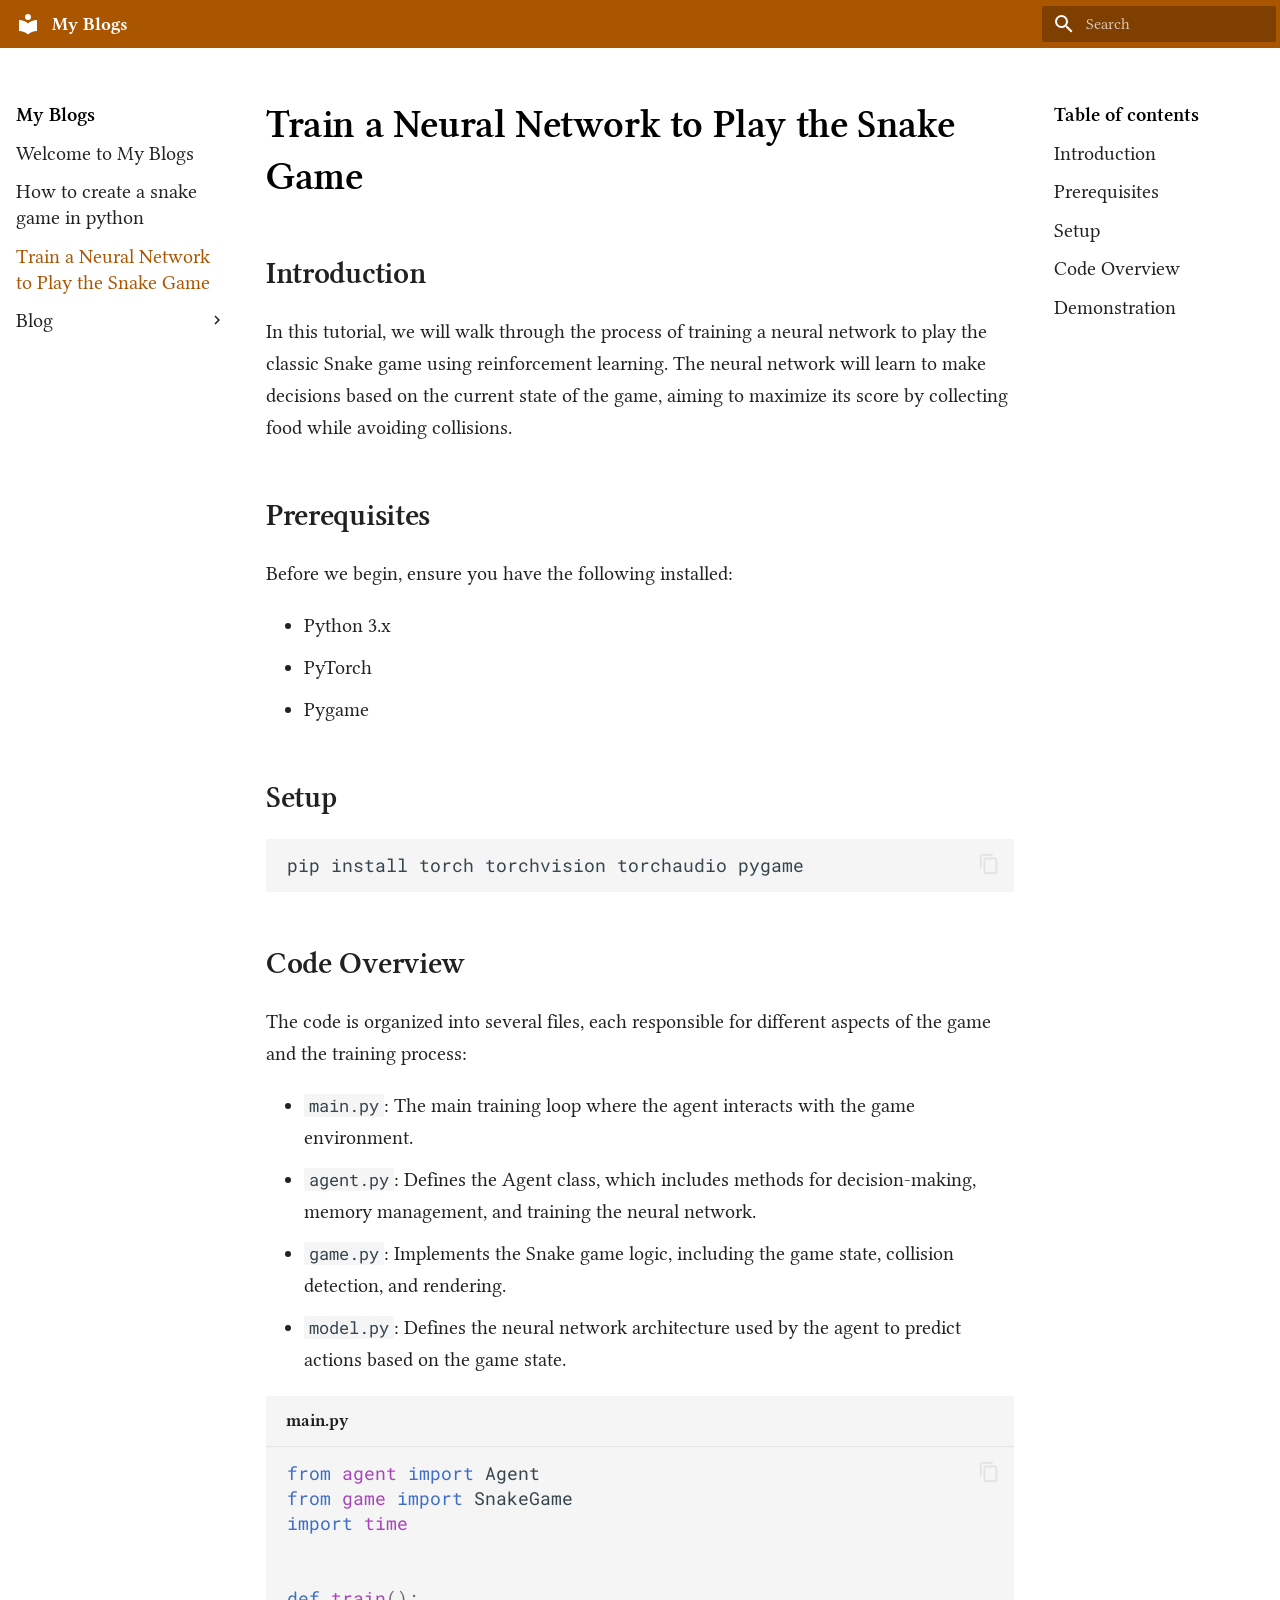
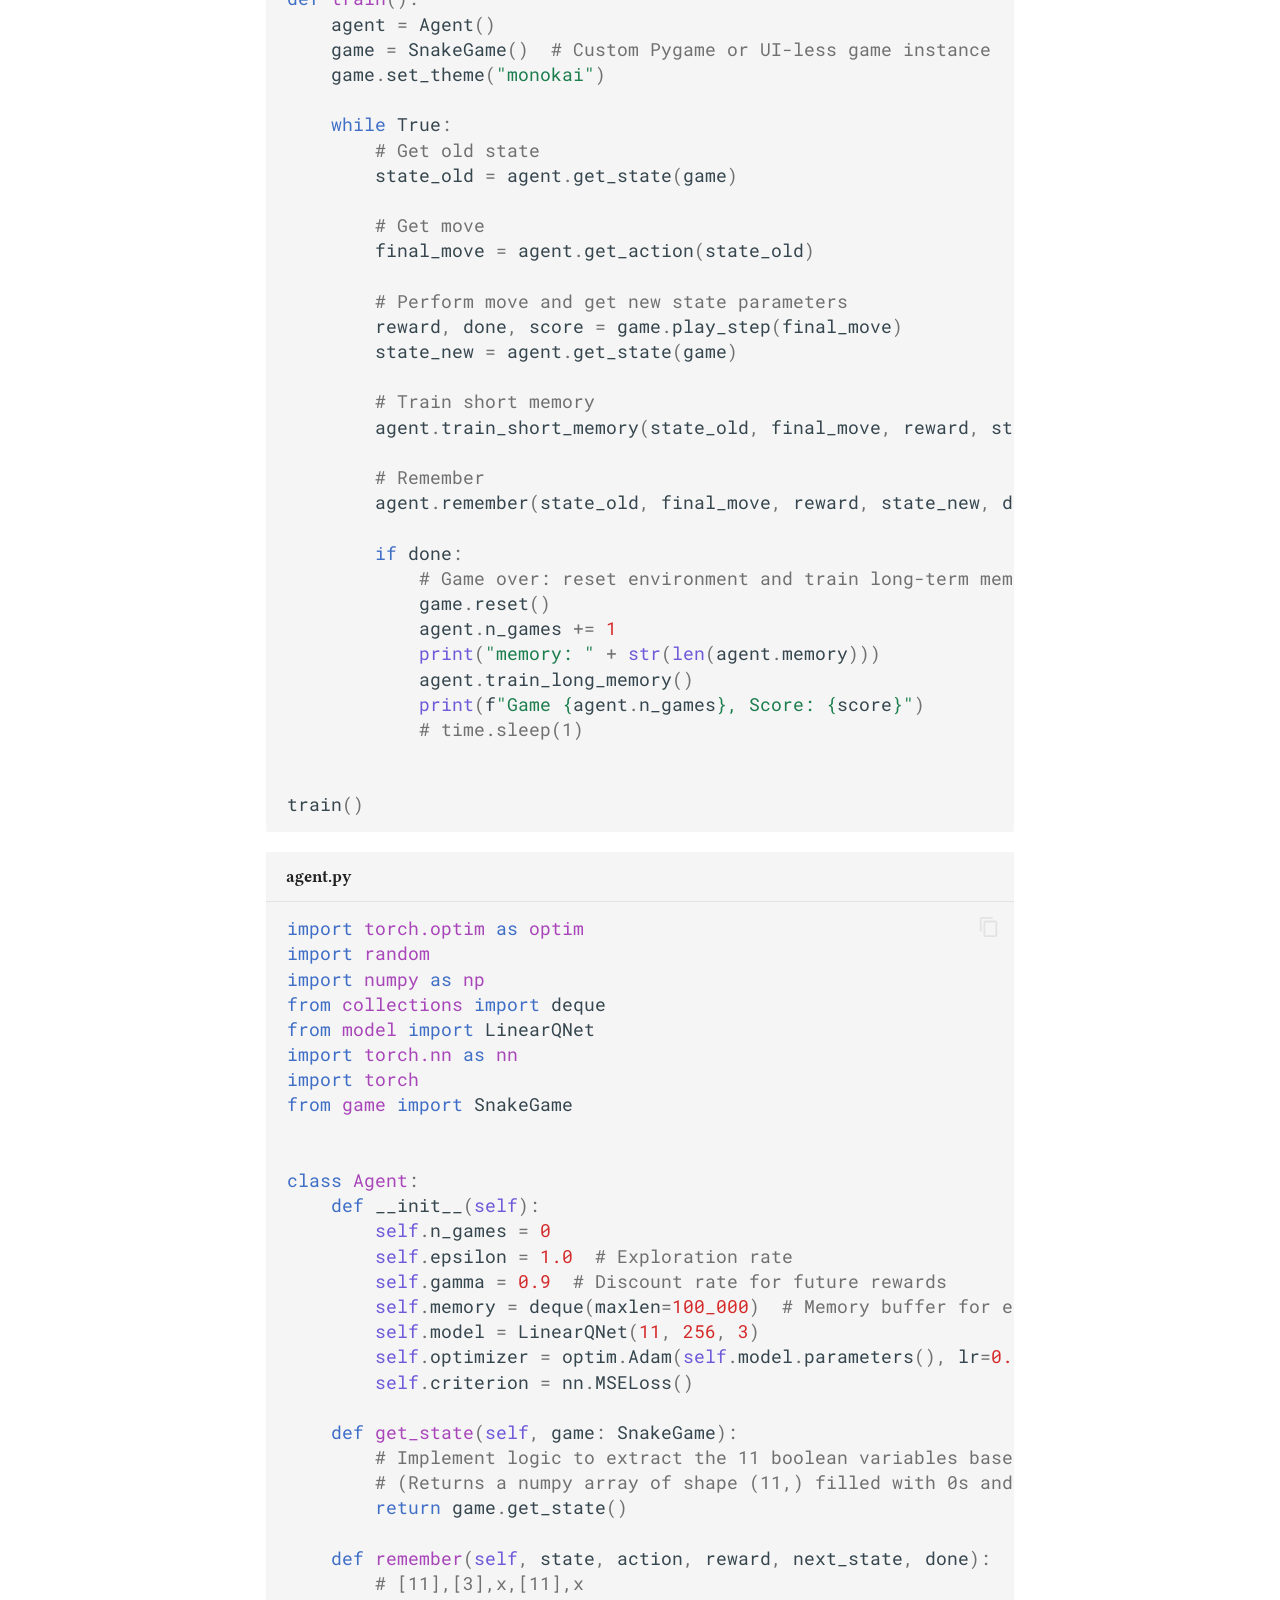
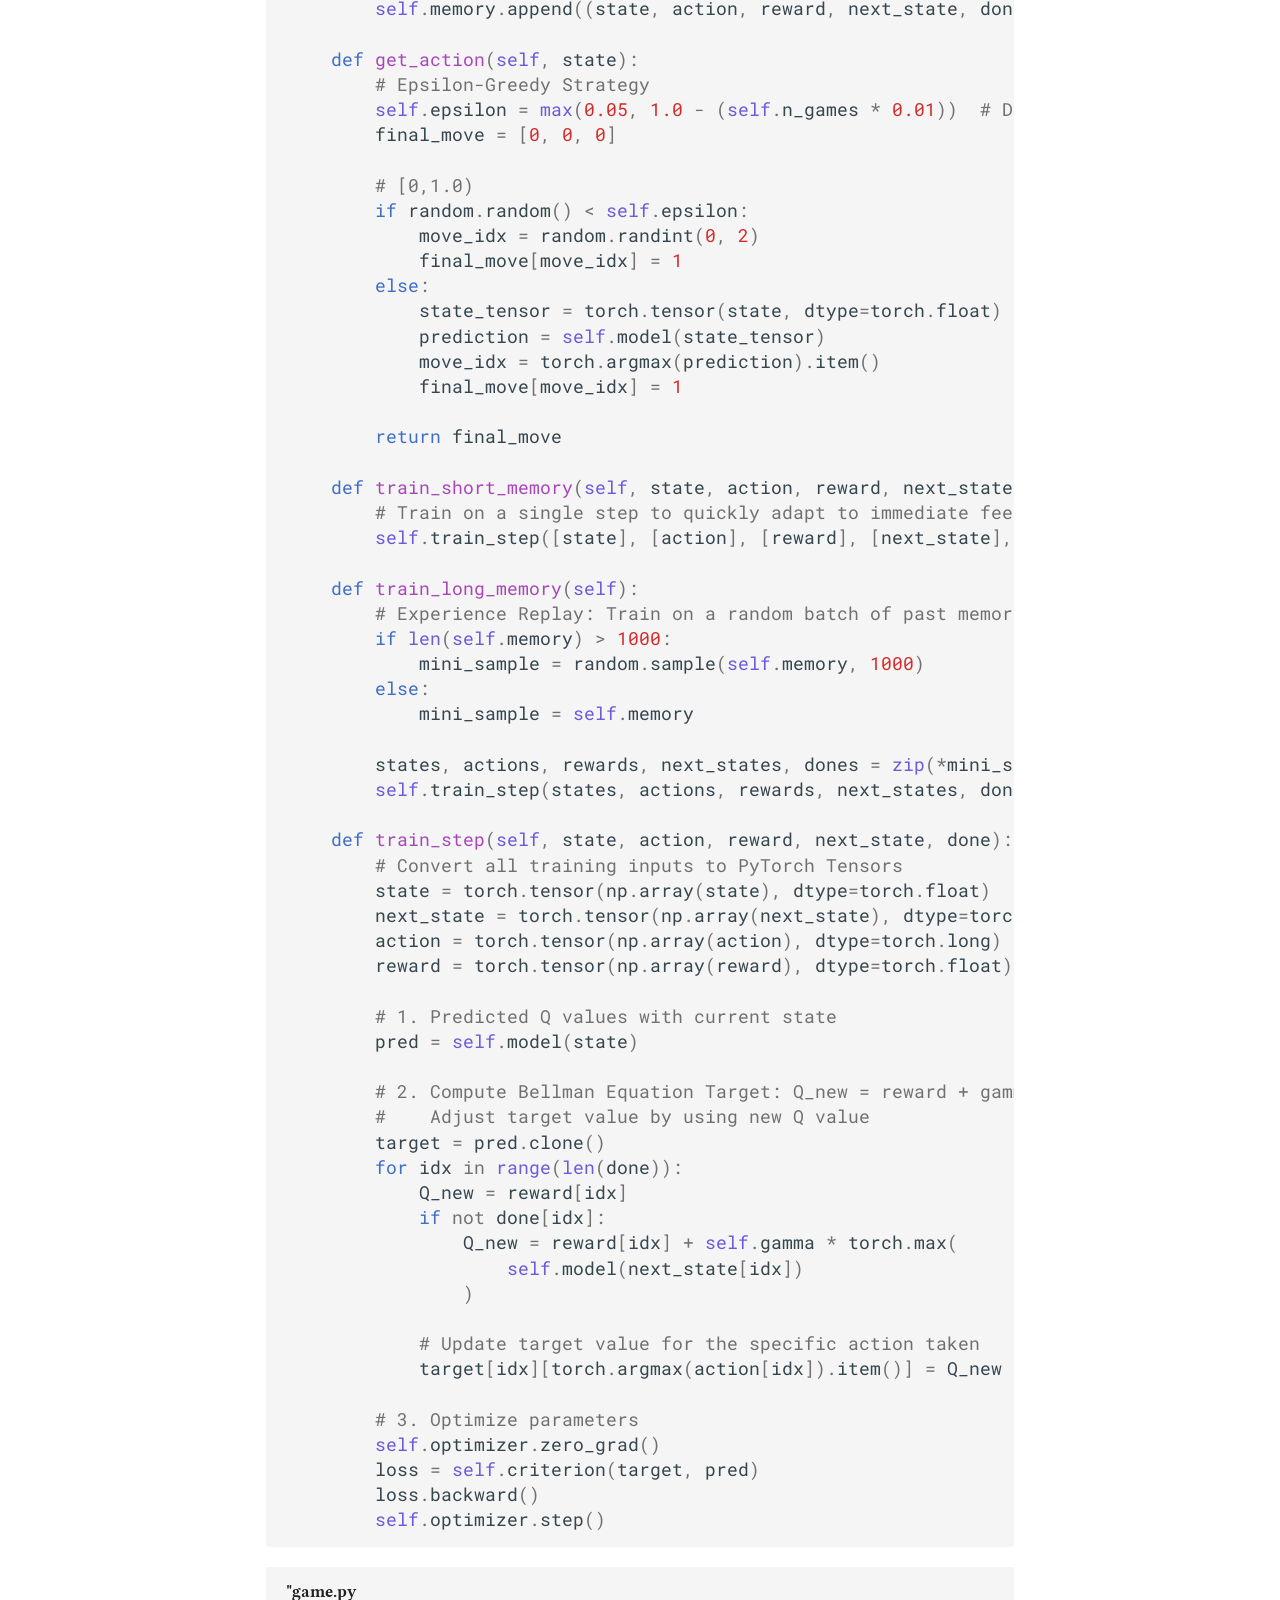
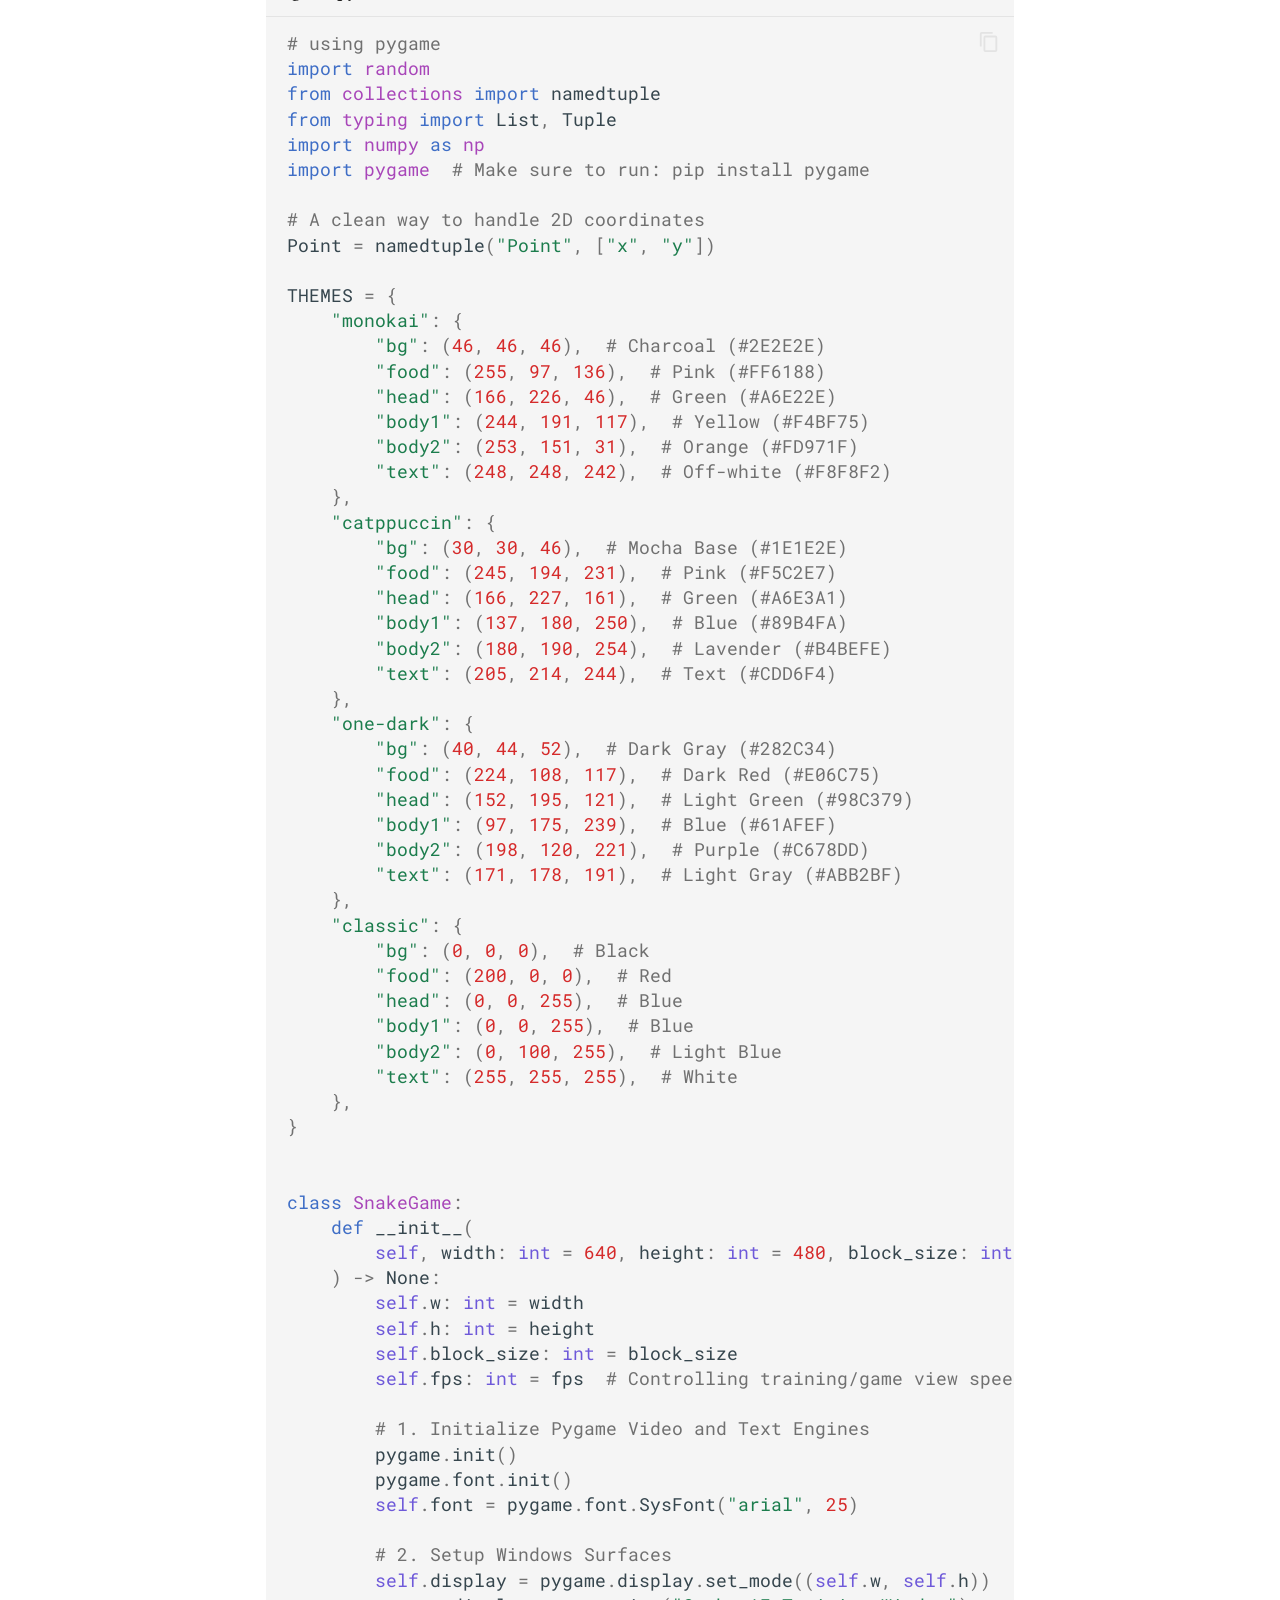
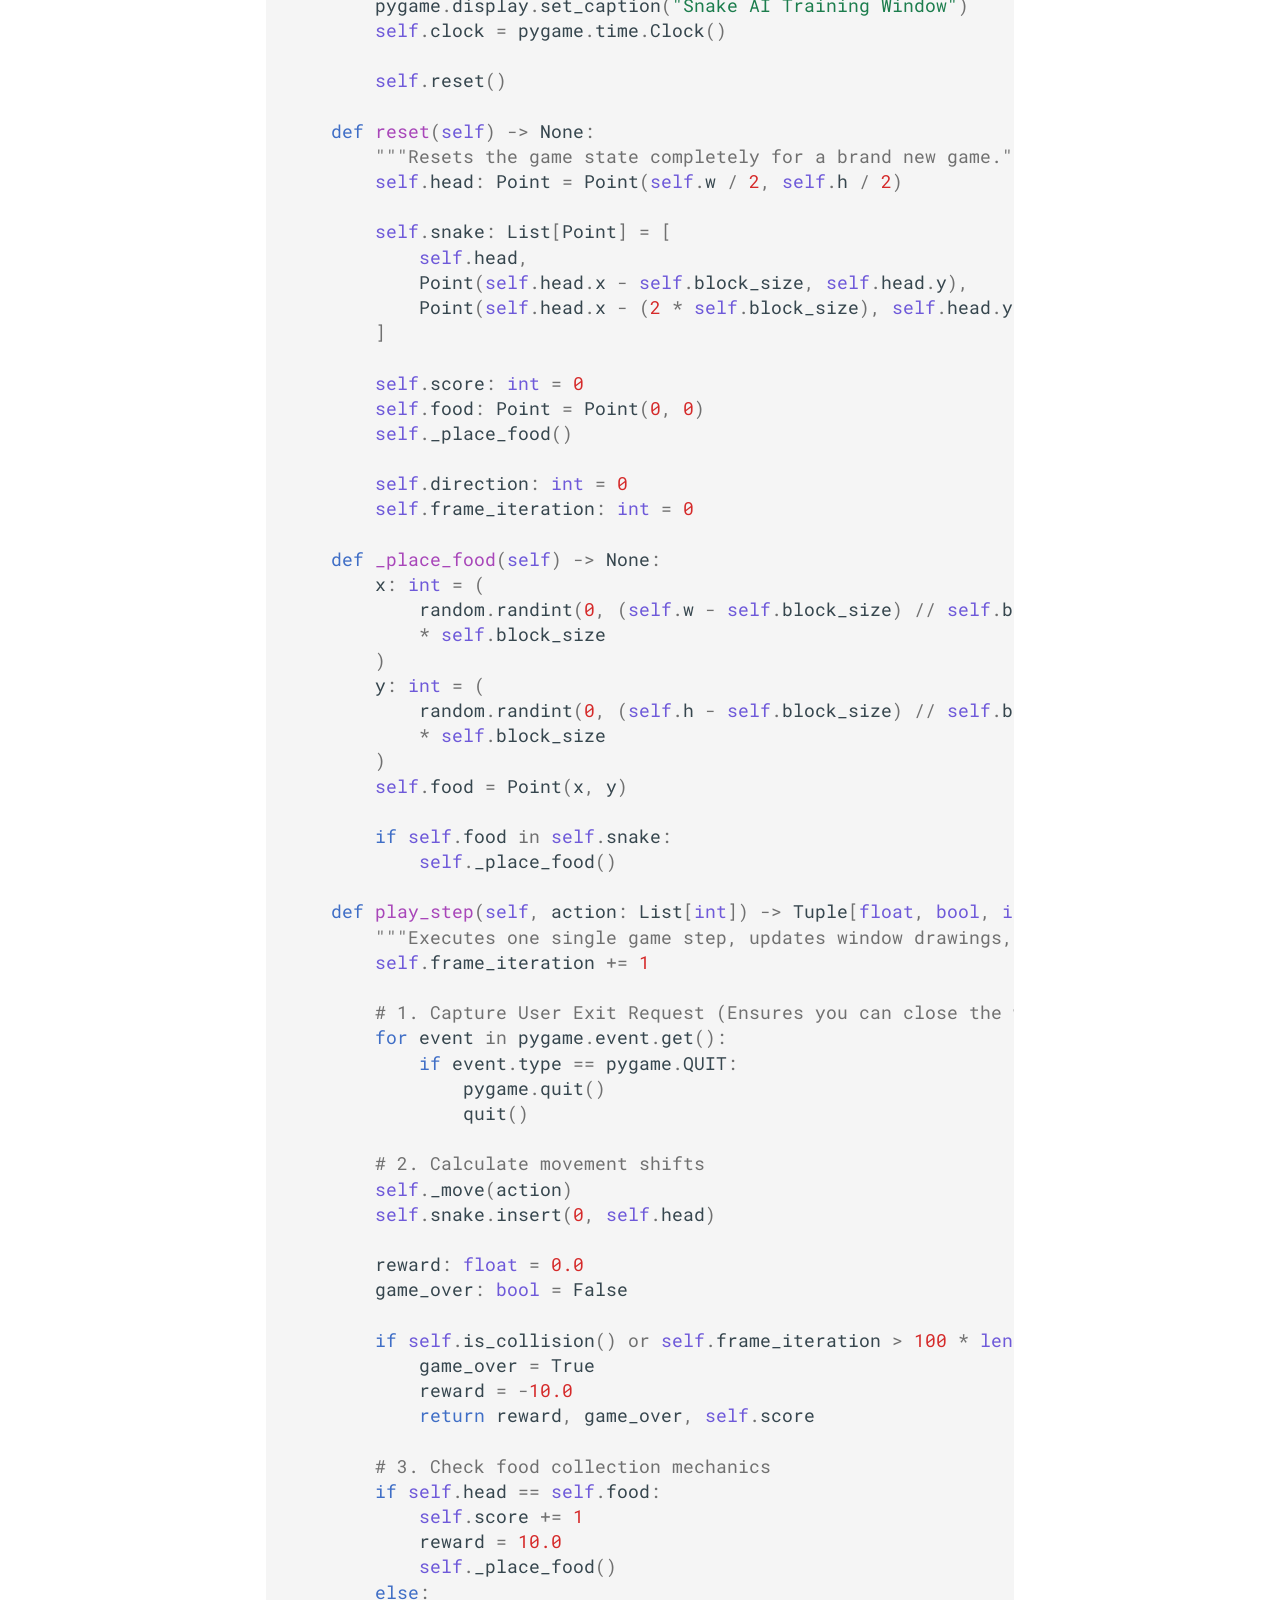
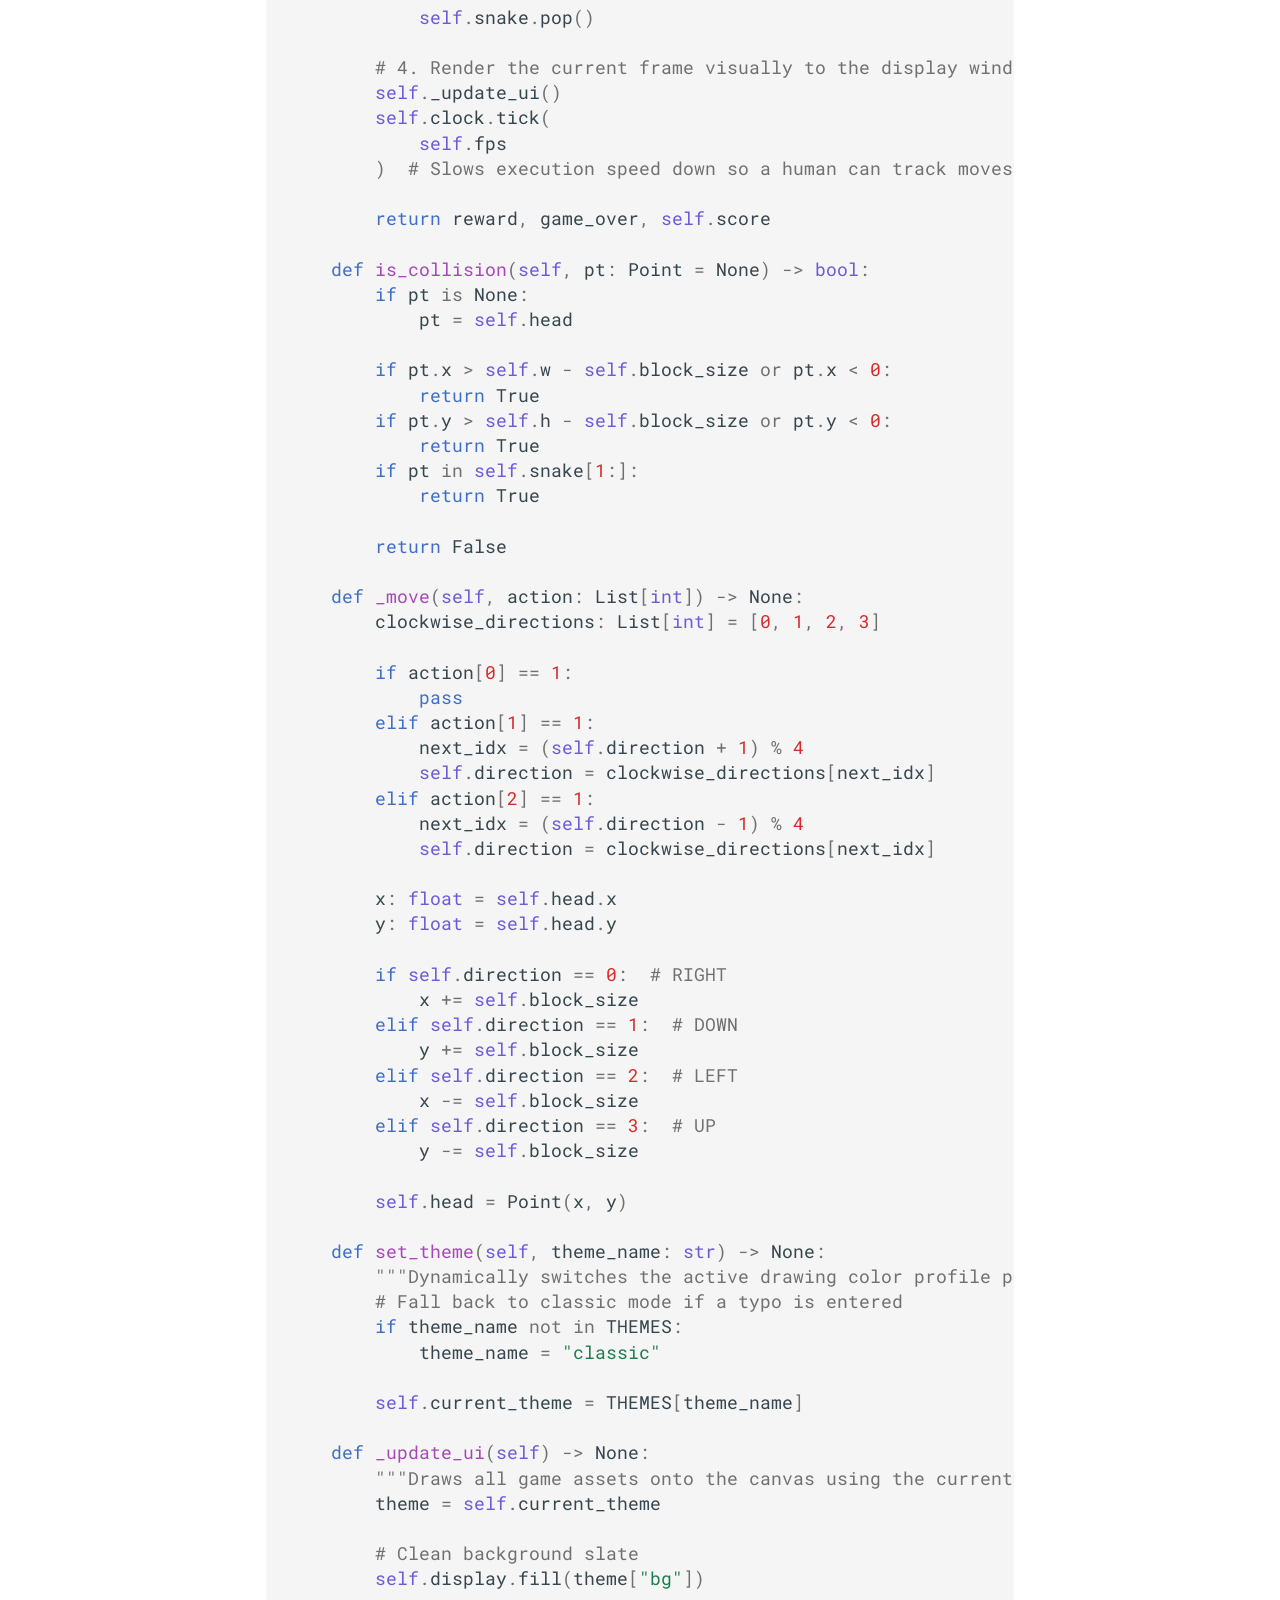
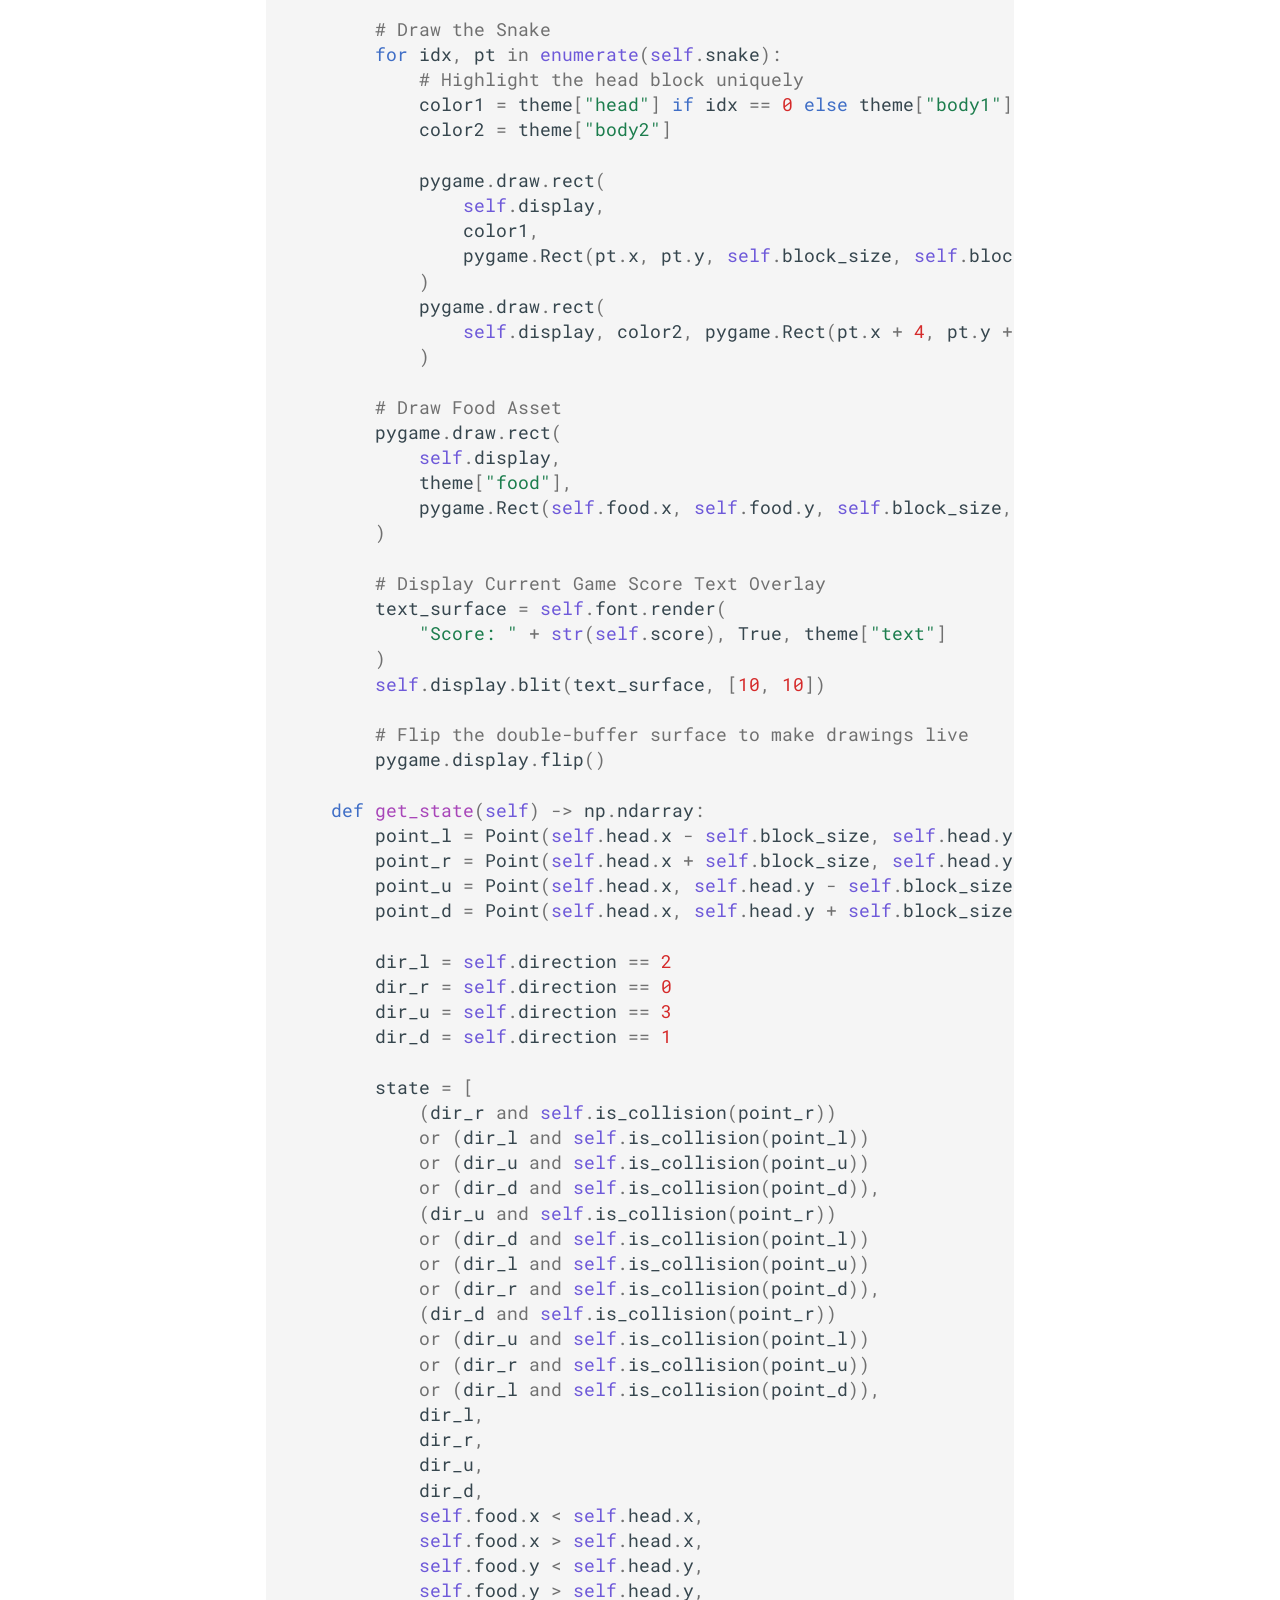
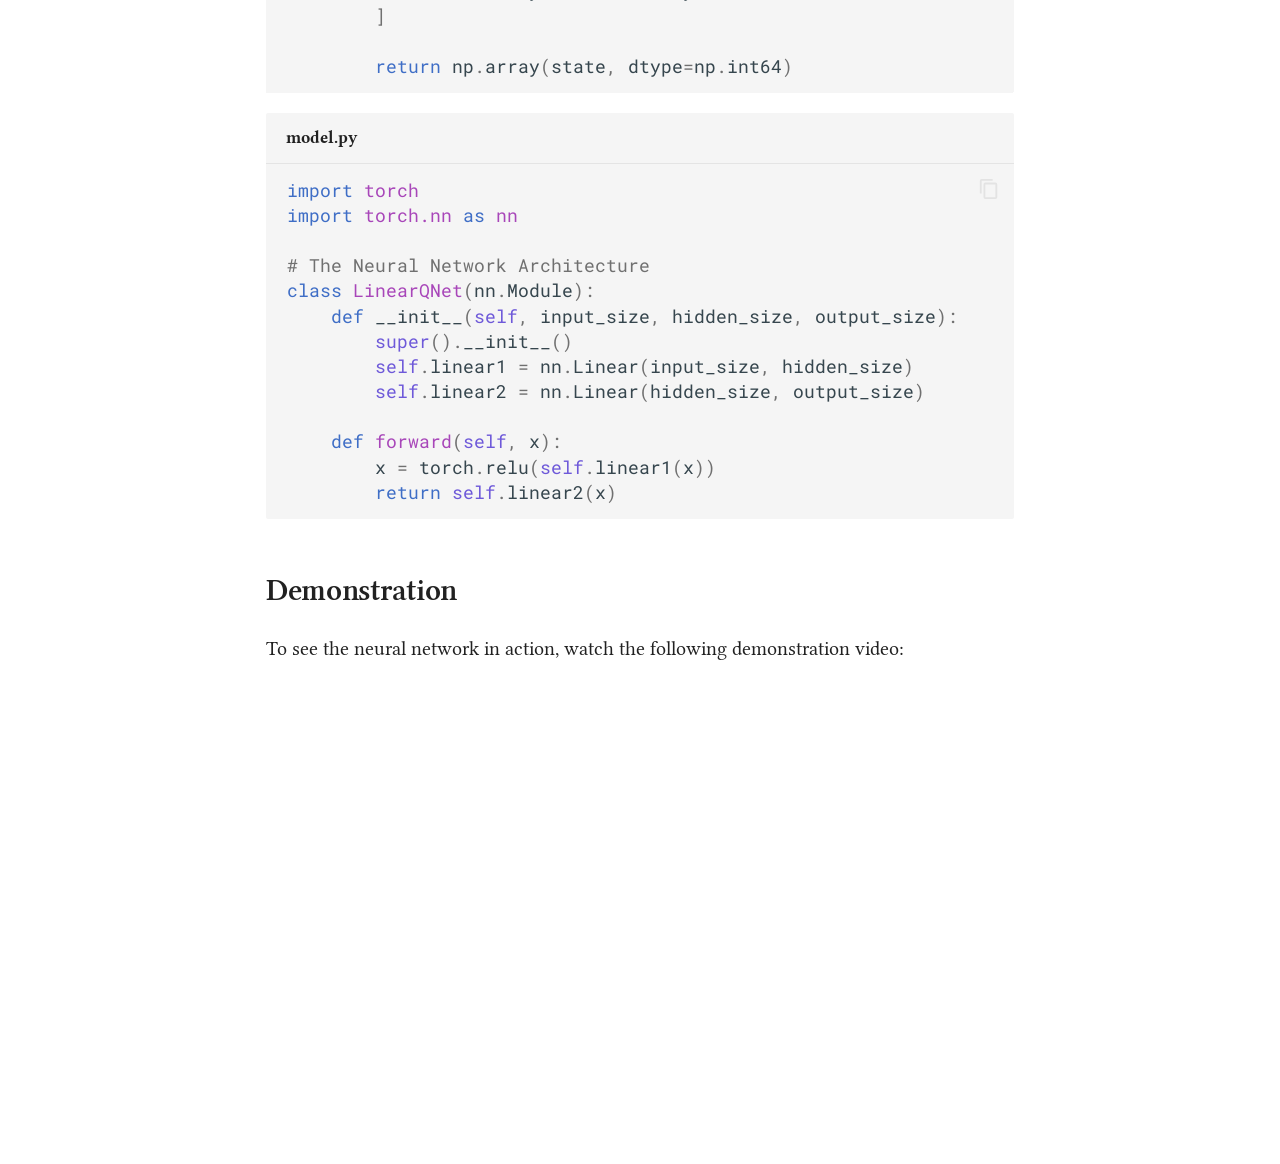
<file: blog/Train neural network to play snake game/index.html>
<!doctype html>
<html lang="en" class="no-js">
  <head>
    
      <meta charset="utf-8">
      <meta name="viewport" content="width=device-width,initial-scale=1">
      
      
      
        <link rel="canonical" href="https://mydomain.org/mysite/Train%20neural%20network%20to%20play%20snake%20game/">
      
      
        <link rel="prev" href="../How%20to%20create%20a%20snake%20game%20in%20python/">
      
      
        <link rel="next" href="../blog/">
      
      
      <link rel="icon" href="../assets/images/favicon.png">
      <meta name="generator" content="mkdocs-1.6.1, mkdocs-material-9.6.20">
    
    
      
        <title>Train a Neural Network to Play the Snake Game - My Blogs</title>
      
    
    
      <link rel="stylesheet" href="../assets/stylesheets/main.e53b48f4.min.css">
      
      


    
    
      
    
    
      
        
        
        <link rel="preconnect" href="https://fonts.gstatic.com" crossorigin>
        <link rel="stylesheet" href="https://fonts.googleapis.com/css?family=Roboto:300,300i,400,400i,700,700i%7CRoboto+Mono:400,400i,700,700i&display=fallback">
        <style>:root{--md-text-font:"Roboto";--md-code-font:"Roboto Mono"}</style>
      
    
    
      <link rel="stylesheet" href="../stylesheet/extra.css">
    
    <script>__md_scope=new URL("..",location),__md_hash=e=>[...e].reduce(((e,_)=>(e<<5)-e+_.charCodeAt(0)),0),__md_get=(e,_=localStorage,t=__md_scope)=>JSON.parse(_.getItem(t.pathname+"."+e)),__md_set=(e,_,t=localStorage,a=__md_scope)=>{try{t.setItem(a.pathname+"."+e,JSON.stringify(_))}catch(e){}}</script>
    
      

    
    
    
  </head>
  
  
    <body dir="ltr">
  
    
    <input class="md-toggle" data-md-toggle="drawer" type="checkbox" id="__drawer" autocomplete="off">
    <input class="md-toggle" data-md-toggle="search" type="checkbox" id="__search" autocomplete="off">
    <label class="md-overlay" for="__drawer"></label>
    <div data-md-component="skip">
      
        
        <a href="#train-a-neural-network-to-play-the-snake-game" class="md-skip">
          Skip to content
        </a>
      
    </div>
    <div data-md-component="announce">
      
    </div>
    
    
      

  

<header class="md-header md-header--shadow" data-md-component="header">
  <nav class="md-header__inner md-grid" aria-label="Header">
    <a href=".." title="My Blogs" class="md-header__button md-logo" aria-label="My Blogs" data-md-component="logo">
      
  
  <svg xmlns="http://www.w3.org/2000/svg" viewBox="0 0 24 24"><path d="M12 8a3 3 0 0 0 3-3 3 3 0 0 0-3-3 3 3 0 0 0-3 3 3 3 0 0 0 3 3m0 3.54C9.64 9.35 6.5 8 3 8v11c3.5 0 6.64 1.35 9 3.54 2.36-2.19 5.5-3.54 9-3.54V8c-3.5 0-6.64 1.35-9 3.54"/></svg>

    </a>
    <label class="md-header__button md-icon" for="__drawer">
      
      <svg xmlns="http://www.w3.org/2000/svg" viewBox="0 0 24 24"><path d="M3 6h18v2H3zm0 5h18v2H3zm0 5h18v2H3z"/></svg>
    </label>
    <div class="md-header__title" data-md-component="header-title">
      <div class="md-header__ellipsis">
        <div class="md-header__topic">
          <span class="md-ellipsis">
            My Blogs
          </span>
        </div>
        <div class="md-header__topic" data-md-component="header-topic">
          <span class="md-ellipsis">
            
              Train a Neural Network to Play the Snake Game
            
          </span>
        </div>
      </div>
    </div>
    
    
      <script>var palette=__md_get("__palette");if(palette&&palette.color){if("(prefers-color-scheme)"===palette.color.media){var media=matchMedia("(prefers-color-scheme: light)"),input=document.querySelector(media.matches?"[data-md-color-media='(prefers-color-scheme: light)']":"[data-md-color-media='(prefers-color-scheme: dark)']");palette.color.media=input.getAttribute("data-md-color-media"),palette.color.scheme=input.getAttribute("data-md-color-scheme"),palette.color.primary=input.getAttribute("data-md-color-primary"),palette.color.accent=input.getAttribute("data-md-color-accent")}for(var[key,value]of Object.entries(palette.color))document.body.setAttribute("data-md-color-"+key,value)}</script>
    
    
    
      
      
        <label class="md-header__button md-icon" for="__search">
          
          <svg xmlns="http://www.w3.org/2000/svg" viewBox="0 0 24 24"><path d="M9.5 3A6.5 6.5 0 0 1 16 9.5c0 1.61-.59 3.09-1.56 4.23l.27.27h.79l5 5-1.5 1.5-5-5v-.79l-.27-.27A6.52 6.52 0 0 1 9.5 16 6.5 6.5 0 0 1 3 9.5 6.5 6.5 0 0 1 9.5 3m0 2C7 5 5 7 5 9.5S7 14 9.5 14 14 12 14 9.5 12 5 9.5 5"/></svg>
        </label>
        <div class="md-search" data-md-component="search" role="dialog">
  <label class="md-search__overlay" for="__search"></label>
  <div class="md-search__inner" role="search">
    <form class="md-search__form" name="search">
      <input type="text" class="md-search__input" name="query" aria-label="Search" placeholder="Search" autocapitalize="off" autocorrect="off" autocomplete="off" spellcheck="false" data-md-component="search-query" required>
      <label class="md-search__icon md-icon" for="__search">
        
        <svg xmlns="http://www.w3.org/2000/svg" viewBox="0 0 24 24"><path d="M9.5 3A6.5 6.5 0 0 1 16 9.5c0 1.61-.59 3.09-1.56 4.23l.27.27h.79l5 5-1.5 1.5-5-5v-.79l-.27-.27A6.52 6.52 0 0 1 9.5 16 6.5 6.5 0 0 1 3 9.5 6.5 6.5 0 0 1 9.5 3m0 2C7 5 5 7 5 9.5S7 14 9.5 14 14 12 14 9.5 12 5 9.5 5"/></svg>
        
        <svg xmlns="http://www.w3.org/2000/svg" viewBox="0 0 24 24"><path d="M20 11v2H8l5.5 5.5-1.42 1.42L4.16 12l7.92-7.92L13.5 5.5 8 11z"/></svg>
      </label>
      <nav class="md-search__options" aria-label="Search">
        
        <button type="reset" class="md-search__icon md-icon" title="Clear" aria-label="Clear" tabindex="-1">
          
          <svg xmlns="http://www.w3.org/2000/svg" viewBox="0 0 24 24"><path d="M19 6.41 17.59 5 12 10.59 6.41 5 5 6.41 10.59 12 5 17.59 6.41 19 12 13.41 17.59 19 19 17.59 13.41 12z"/></svg>
        </button>
      </nav>
      
    </form>
    <div class="md-search__output">
      <div class="md-search__scrollwrap" tabindex="0" data-md-scrollfix>
        <div class="md-search-result" data-md-component="search-result">
          <div class="md-search-result__meta">
            Initializing search
          </div>
          <ol class="md-search-result__list" role="presentation"></ol>
        </div>
      </div>
    </div>
  </div>
</div>
      
    
    
  </nav>
  
</header>
    
    <div class="md-container" data-md-component="container">
      
      
        
          
        
      
      <main class="md-main" data-md-component="main">
        <div class="md-main__inner md-grid">
          
            
              
              <div class="md-sidebar md-sidebar--primary" data-md-component="sidebar" data-md-type="navigation" >
                <div class="md-sidebar__scrollwrap">
                  <div class="md-sidebar__inner">
                    



<nav class="md-nav md-nav--primary" aria-label="Navigation" data-md-level="0">
  <label class="md-nav__title" for="__drawer">
    <a href=".." title="My Blogs" class="md-nav__button md-logo" aria-label="My Blogs" data-md-component="logo">
      
  
  <svg xmlns="http://www.w3.org/2000/svg" viewBox="0 0 24 24"><path d="M12 8a3 3 0 0 0 3-3 3 3 0 0 0-3-3 3 3 0 0 0-3 3 3 3 0 0 0 3 3m0 3.54C9.64 9.35 6.5 8 3 8v11c3.5 0 6.64 1.35 9 3.54 2.36-2.19 5.5-3.54 9-3.54V8c-3.5 0-6.64 1.35-9 3.54"/></svg>

    </a>
    My Blogs
  </label>
  
  <ul class="md-nav__list" data-md-scrollfix>
    
      
      
  
  
  
  
    <li class="md-nav__item">
      <a href=".." class="md-nav__link">
        
  
  
  <span class="md-ellipsis">
    Welcome to My Blogs
    
  </span>
  

      </a>
    </li>
  

    
      
      
  
  
  
  
    <li class="md-nav__item">
      <a href="../How%20to%20create%20a%20snake%20game%20in%20python/" class="md-nav__link">
        
  
  
  <span class="md-ellipsis">
    How to create a snake game in python
    
  </span>
  

      </a>
    </li>
  

    
      
      
  
  
    
  
  
  
    <li class="md-nav__item md-nav__item--active">
      
      <input class="md-nav__toggle md-toggle" type="checkbox" id="__toc">
      
      
        
      
      
        <label class="md-nav__link md-nav__link--active" for="__toc">
          
  
  
  <span class="md-ellipsis">
    Train a Neural Network to Play the Snake Game
    
  </span>
  

          <span class="md-nav__icon md-icon"></span>
        </label>
      
      <a href="./" class="md-nav__link md-nav__link--active">
        
  
  
  <span class="md-ellipsis">
    Train a Neural Network to Play the Snake Game
    
  </span>
  

      </a>
      
        

<nav class="md-nav md-nav--secondary" aria-label="Table of contents">
  
  
  
    
  
  
    <label class="md-nav__title" for="__toc">
      <span class="md-nav__icon md-icon"></span>
      Table of contents
    </label>
    <ul class="md-nav__list" data-md-component="toc" data-md-scrollfix>
      
        <li class="md-nav__item">
  <a href="#introduction" class="md-nav__link">
    <span class="md-ellipsis">
      Introduction
    </span>
  </a>
  
</li>
      
        <li class="md-nav__item">
  <a href="#prerequisites" class="md-nav__link">
    <span class="md-ellipsis">
      Prerequisites
    </span>
  </a>
  
</li>
      
        <li class="md-nav__item">
  <a href="#setup" class="md-nav__link">
    <span class="md-ellipsis">
      Setup
    </span>
  </a>
  
</li>
      
        <li class="md-nav__item">
  <a href="#code-overview" class="md-nav__link">
    <span class="md-ellipsis">
      Code Overview
    </span>
  </a>
  
</li>
      
        <li class="md-nav__item">
  <a href="#demonstration" class="md-nav__link">
    <span class="md-ellipsis">
      Demonstration
    </span>
  </a>
  
</li>
      
    </ul>
  
</nav>
      
    </li>
  

    
      
      
  
  
  
  
    
    
    
    
    
    <li class="md-nav__item md-nav__item--nested">
      
        
        
        <input class="md-nav__toggle md-toggle " type="checkbox" id="__nav_4" >
        
          
          <label class="md-nav__link" for="__nav_4" id="__nav_4_label" tabindex="0">
            
  
  
  <span class="md-ellipsis">
    Blog
    
  </span>
  

            <span class="md-nav__icon md-icon"></span>
          </label>
        
        <nav class="md-nav" data-md-level="1" aria-labelledby="__nav_4_label" aria-expanded="false">
          <label class="md-nav__title" for="__nav_4">
            <span class="md-nav__icon md-icon"></span>
            Blog
          </label>
          <ul class="md-nav__list" data-md-scrollfix>
            
              
                
  
  
  
    
  
  
    <li class="md-nav__item">
      <a href="../blog/" class="md-nav__link">
        
  
  
  <span class="md-ellipsis">
    Blog
    
  </span>
  

      </a>
    </li>
  

              
            
              
                
  
  
  
  
    
    
    
    
    
    <li class="md-nav__item md-nav__item--nested">
      
        
        
        <input class="md-nav__toggle md-toggle " type="checkbox" id="__nav_4_2" >
        
          
          <label class="md-nav__link" for="__nav_4_2" id="__nav_4_2_label" tabindex="0">
            
  
  
  <span class="md-ellipsis">
    Archive
    
  </span>
  

            <span class="md-nav__icon md-icon"></span>
          </label>
        
        <nav class="md-nav" data-md-level="2" aria-labelledby="__nav_4_2_label" aria-expanded="false">
          <label class="md-nav__title" for="__nav_4_2">
            <span class="md-nav__icon md-icon"></span>
            Archive
          </label>
          <ul class="md-nav__list" data-md-scrollfix>
            
              
                
  
  
  
    
  
  
    <li class="md-nav__item">
      <a href="../blog/archive/2026/" class="md-nav__link">
        
  
  
  <span class="md-ellipsis">
    2026
    
  </span>
  

      </a>
    </li>
  

              
            
          </ul>
        </nav>
      
    </li>
  

              
            
          </ul>
        </nav>
      
    </li>
  

    
  </ul>
</nav>
                  </div>
                </div>
              </div>
            
            
              
              <div class="md-sidebar md-sidebar--secondary" data-md-component="sidebar" data-md-type="toc" >
                <div class="md-sidebar__scrollwrap">
                  <div class="md-sidebar__inner">
                    

<nav class="md-nav md-nav--secondary" aria-label="Table of contents">
  
  
  
    
  
  
    <label class="md-nav__title" for="__toc">
      <span class="md-nav__icon md-icon"></span>
      Table of contents
    </label>
    <ul class="md-nav__list" data-md-component="toc" data-md-scrollfix>
      
        <li class="md-nav__item">
  <a href="#introduction" class="md-nav__link">
    <span class="md-ellipsis">
      Introduction
    </span>
  </a>
  
</li>
      
        <li class="md-nav__item">
  <a href="#prerequisites" class="md-nav__link">
    <span class="md-ellipsis">
      Prerequisites
    </span>
  </a>
  
</li>
      
        <li class="md-nav__item">
  <a href="#setup" class="md-nav__link">
    <span class="md-ellipsis">
      Setup
    </span>
  </a>
  
</li>
      
        <li class="md-nav__item">
  <a href="#code-overview" class="md-nav__link">
    <span class="md-ellipsis">
      Code Overview
    </span>
  </a>
  
</li>
      
        <li class="md-nav__item">
  <a href="#demonstration" class="md-nav__link">
    <span class="md-ellipsis">
      Demonstration
    </span>
  </a>
  
</li>
      
    </ul>
  
</nav>
                  </div>
                </div>
              </div>
            
          
          
            <div class="md-content" data-md-component="content">
              <article class="md-content__inner md-typeset">
                
                  



<h1 id="train-a-neural-network-to-play-the-snake-game">Train a Neural Network to Play the Snake Game</h1>
<h2 id="introduction">Introduction</h2>
<p>In this tutorial, we will walk through the process of training a neural network to play the classic Snake game using reinforcement learning. The neural network will learn to make decisions based on the current state of the game, aiming to maximize its score by collecting food while avoiding collisions.</p>
<h2 id="prerequisites">Prerequisites</h2>
<p>Before we begin, ensure you have the following installed:</p>
<ul>
<li>Python 3.x</li>
<li>PyTorch</li>
<li>Pygame</li>
</ul>
<h2 id="setup">Setup</h2>
<div class="highlight"><pre><span></span><code>pip<span class="w"> </span>install<span class="w"> </span>torch<span class="w"> </span>torchvision<span class="w"> </span>torchaudio<span class="w"> </span>pygame
</code></pre></div>
<h2 id="code-overview">Code Overview</h2>
<p>The code is organized into several files, each responsible for different aspects of the game and the training process:</p>
<ul>
<li><code>main.py</code>: The main training loop where the agent interacts with the game environment.</li>
<li><code>agent.py</code>: Defines the Agent class, which includes methods for decision-making, memory management, and training the neural network.</li>
<li><code>game.py</code>: Implements the Snake game logic, including the game state, collision detection, and rendering.</li>
<li><code>model.py</code>: Defines the neural network architecture used by the agent to predict actions based on the game state.</li>
</ul>
<div class="highlight"><span class="filename">main.py</span><pre><span></span><code><span class="kn">from</span><span class="w"> </span><span class="nn">agent</span><span class="w"> </span><span class="kn">import</span> <span class="n">Agent</span>
<span class="kn">from</span><span class="w"> </span><span class="nn">game</span><span class="w"> </span><span class="kn">import</span> <span class="n">SnakeGame</span>
<span class="kn">import</span><span class="w"> </span><span class="nn">time</span>


<span class="k">def</span><span class="w"> </span><span class="nf">train</span><span class="p">():</span>
    <span class="n">agent</span> <span class="o">=</span> <span class="n">Agent</span><span class="p">()</span>
    <span class="n">game</span> <span class="o">=</span> <span class="n">SnakeGame</span><span class="p">()</span>  <span class="c1"># Custom Pygame or UI-less game instance</span>
    <span class="n">game</span><span class="o">.</span><span class="n">set_theme</span><span class="p">(</span><span class="s2">&quot;monokai&quot;</span><span class="p">)</span>

    <span class="k">while</span> <span class="kc">True</span><span class="p">:</span>
        <span class="c1"># Get old state</span>
        <span class="n">state_old</span> <span class="o">=</span> <span class="n">agent</span><span class="o">.</span><span class="n">get_state</span><span class="p">(</span><span class="n">game</span><span class="p">)</span>

        <span class="c1"># Get move</span>
        <span class="n">final_move</span> <span class="o">=</span> <span class="n">agent</span><span class="o">.</span><span class="n">get_action</span><span class="p">(</span><span class="n">state_old</span><span class="p">)</span>

        <span class="c1"># Perform move and get new state parameters</span>
        <span class="n">reward</span><span class="p">,</span> <span class="n">done</span><span class="p">,</span> <span class="n">score</span> <span class="o">=</span> <span class="n">game</span><span class="o">.</span><span class="n">play_step</span><span class="p">(</span><span class="n">final_move</span><span class="p">)</span>
        <span class="n">state_new</span> <span class="o">=</span> <span class="n">agent</span><span class="o">.</span><span class="n">get_state</span><span class="p">(</span><span class="n">game</span><span class="p">)</span>

        <span class="c1"># Train short memory</span>
        <span class="n">agent</span><span class="o">.</span><span class="n">train_short_memory</span><span class="p">(</span><span class="n">state_old</span><span class="p">,</span> <span class="n">final_move</span><span class="p">,</span> <span class="n">reward</span><span class="p">,</span> <span class="n">state_new</span><span class="p">,</span> <span class="n">done</span><span class="p">)</span>

        <span class="c1"># Remember</span>
        <span class="n">agent</span><span class="o">.</span><span class="n">remember</span><span class="p">(</span><span class="n">state_old</span><span class="p">,</span> <span class="n">final_move</span><span class="p">,</span> <span class="n">reward</span><span class="p">,</span> <span class="n">state_new</span><span class="p">,</span> <span class="n">done</span><span class="p">)</span>

        <span class="k">if</span> <span class="n">done</span><span class="p">:</span>
            <span class="c1"># Game over: reset environment and train long-term memory</span>
            <span class="n">game</span><span class="o">.</span><span class="n">reset</span><span class="p">()</span>
            <span class="n">agent</span><span class="o">.</span><span class="n">n_games</span> <span class="o">+=</span> <span class="mi">1</span>
            <span class="nb">print</span><span class="p">(</span><span class="s2">&quot;memory: &quot;</span> <span class="o">+</span> <span class="nb">str</span><span class="p">(</span><span class="nb">len</span><span class="p">(</span><span class="n">agent</span><span class="o">.</span><span class="n">memory</span><span class="p">)))</span>
            <span class="n">agent</span><span class="o">.</span><span class="n">train_long_memory</span><span class="p">()</span>
            <span class="nb">print</span><span class="p">(</span><span class="sa">f</span><span class="s2">&quot;Game </span><span class="si">{</span><span class="n">agent</span><span class="o">.</span><span class="n">n_games</span><span class="si">}</span><span class="s2">, Score: </span><span class="si">{</span><span class="n">score</span><span class="si">}</span><span class="s2">&quot;</span><span class="p">)</span>
            <span class="c1"># time.sleep(1)</span>


<span class="n">train</span><span class="p">()</span>
</code></pre></div>
<div class="highlight"><span class="filename">agent.py</span><pre><span></span><code><span class="kn">import</span><span class="w"> </span><span class="nn">torch.optim</span><span class="w"> </span><span class="k">as</span><span class="w"> </span><span class="nn">optim</span>
<span class="kn">import</span><span class="w"> </span><span class="nn">random</span>
<span class="kn">import</span><span class="w"> </span><span class="nn">numpy</span><span class="w"> </span><span class="k">as</span><span class="w"> </span><span class="nn">np</span>
<span class="kn">from</span><span class="w"> </span><span class="nn">collections</span><span class="w"> </span><span class="kn">import</span> <span class="n">deque</span>
<span class="kn">from</span><span class="w"> </span><span class="nn">model</span><span class="w"> </span><span class="kn">import</span> <span class="n">LinearQNet</span>
<span class="kn">import</span><span class="w"> </span><span class="nn">torch.nn</span><span class="w"> </span><span class="k">as</span><span class="w"> </span><span class="nn">nn</span>
<span class="kn">import</span><span class="w"> </span><span class="nn">torch</span>
<span class="kn">from</span><span class="w"> </span><span class="nn">game</span><span class="w"> </span><span class="kn">import</span> <span class="n">SnakeGame</span>


<span class="k">class</span><span class="w"> </span><span class="nc">Agent</span><span class="p">:</span>
    <span class="k">def</span><span class="w"> </span><span class="fm">__init__</span><span class="p">(</span><span class="bp">self</span><span class="p">):</span>
        <span class="bp">self</span><span class="o">.</span><span class="n">n_games</span> <span class="o">=</span> <span class="mi">0</span>
        <span class="bp">self</span><span class="o">.</span><span class="n">epsilon</span> <span class="o">=</span> <span class="mf">1.0</span>  <span class="c1"># Exploration rate</span>
        <span class="bp">self</span><span class="o">.</span><span class="n">gamma</span> <span class="o">=</span> <span class="mf">0.9</span>  <span class="c1"># Discount rate for future rewards</span>
        <span class="bp">self</span><span class="o">.</span><span class="n">memory</span> <span class="o">=</span> <span class="n">deque</span><span class="p">(</span><span class="n">maxlen</span><span class="o">=</span><span class="mi">100_000</span><span class="p">)</span>  <span class="c1"># Memory buffer for experience replay</span>
        <span class="bp">self</span><span class="o">.</span><span class="n">model</span> <span class="o">=</span> <span class="n">LinearQNet</span><span class="p">(</span><span class="mi">11</span><span class="p">,</span> <span class="mi">256</span><span class="p">,</span> <span class="mi">3</span><span class="p">)</span>
        <span class="bp">self</span><span class="o">.</span><span class="n">optimizer</span> <span class="o">=</span> <span class="n">optim</span><span class="o">.</span><span class="n">Adam</span><span class="p">(</span><span class="bp">self</span><span class="o">.</span><span class="n">model</span><span class="o">.</span><span class="n">parameters</span><span class="p">(),</span> <span class="n">lr</span><span class="o">=</span><span class="mf">0.001</span><span class="p">)</span>
        <span class="bp">self</span><span class="o">.</span><span class="n">criterion</span> <span class="o">=</span> <span class="n">nn</span><span class="o">.</span><span class="n">MSELoss</span><span class="p">()</span>

    <span class="k">def</span><span class="w"> </span><span class="nf">get_state</span><span class="p">(</span><span class="bp">self</span><span class="p">,</span> <span class="n">game</span><span class="p">:</span> <span class="n">SnakeGame</span><span class="p">):</span>
        <span class="c1"># Implement logic to extract the 11 boolean variables based on game physics</span>
        <span class="c1"># (Returns a numpy array of shape (11,) filled with 0s and 1s)</span>
        <span class="k">return</span> <span class="n">game</span><span class="o">.</span><span class="n">get_state</span><span class="p">()</span>

    <span class="k">def</span><span class="w"> </span><span class="nf">remember</span><span class="p">(</span><span class="bp">self</span><span class="p">,</span> <span class="n">state</span><span class="p">,</span> <span class="n">action</span><span class="p">,</span> <span class="n">reward</span><span class="p">,</span> <span class="n">next_state</span><span class="p">,</span> <span class="n">done</span><span class="p">):</span>
        <span class="c1"># [11],[3],x,[11],x</span>
        <span class="bp">self</span><span class="o">.</span><span class="n">memory</span><span class="o">.</span><span class="n">append</span><span class="p">((</span><span class="n">state</span><span class="p">,</span> <span class="n">action</span><span class="p">,</span> <span class="n">reward</span><span class="p">,</span> <span class="n">next_state</span><span class="p">,</span> <span class="n">done</span><span class="p">))</span>

    <span class="k">def</span><span class="w"> </span><span class="nf">get_action</span><span class="p">(</span><span class="bp">self</span><span class="p">,</span> <span class="n">state</span><span class="p">):</span>
        <span class="c1"># Epsilon-Greedy Strategy</span>
        <span class="bp">self</span><span class="o">.</span><span class="n">epsilon</span> <span class="o">=</span> <span class="nb">max</span><span class="p">(</span><span class="mf">0.05</span><span class="p">,</span> <span class="mf">1.0</span> <span class="o">-</span> <span class="p">(</span><span class="bp">self</span><span class="o">.</span><span class="n">n_games</span> <span class="o">*</span> <span class="mf">0.01</span><span class="p">))</span>  <span class="c1"># Decrease exploration over time</span>
        <span class="n">final_move</span> <span class="o">=</span> <span class="p">[</span><span class="mi">0</span><span class="p">,</span> <span class="mi">0</span><span class="p">,</span> <span class="mi">0</span><span class="p">]</span>

        <span class="c1"># [0,1.0)</span>
        <span class="k">if</span> <span class="n">random</span><span class="o">.</span><span class="n">random</span><span class="p">()</span> <span class="o">&lt;</span> <span class="bp">self</span><span class="o">.</span><span class="n">epsilon</span><span class="p">:</span>
            <span class="n">move_idx</span> <span class="o">=</span> <span class="n">random</span><span class="o">.</span><span class="n">randint</span><span class="p">(</span><span class="mi">0</span><span class="p">,</span> <span class="mi">2</span><span class="p">)</span>
            <span class="n">final_move</span><span class="p">[</span><span class="n">move_idx</span><span class="p">]</span> <span class="o">=</span> <span class="mi">1</span>
        <span class="k">else</span><span class="p">:</span>
            <span class="n">state_tensor</span> <span class="o">=</span> <span class="n">torch</span><span class="o">.</span><span class="n">tensor</span><span class="p">(</span><span class="n">state</span><span class="p">,</span> <span class="n">dtype</span><span class="o">=</span><span class="n">torch</span><span class="o">.</span><span class="n">float</span><span class="p">)</span>
            <span class="n">prediction</span> <span class="o">=</span> <span class="bp">self</span><span class="o">.</span><span class="n">model</span><span class="p">(</span><span class="n">state_tensor</span><span class="p">)</span>
            <span class="n">move_idx</span> <span class="o">=</span> <span class="n">torch</span><span class="o">.</span><span class="n">argmax</span><span class="p">(</span><span class="n">prediction</span><span class="p">)</span><span class="o">.</span><span class="n">item</span><span class="p">()</span>
            <span class="n">final_move</span><span class="p">[</span><span class="n">move_idx</span><span class="p">]</span> <span class="o">=</span> <span class="mi">1</span>

        <span class="k">return</span> <span class="n">final_move</span>

    <span class="k">def</span><span class="w"> </span><span class="nf">train_short_memory</span><span class="p">(</span><span class="bp">self</span><span class="p">,</span> <span class="n">state</span><span class="p">,</span> <span class="n">action</span><span class="p">,</span> <span class="n">reward</span><span class="p">,</span> <span class="n">next_state</span><span class="p">,</span> <span class="n">done</span><span class="p">):</span>
        <span class="c1"># Train on a single step to quickly adapt to immediate feedback</span>
        <span class="bp">self</span><span class="o">.</span><span class="n">train_step</span><span class="p">([</span><span class="n">state</span><span class="p">],</span> <span class="p">[</span><span class="n">action</span><span class="p">],</span> <span class="p">[</span><span class="n">reward</span><span class="p">],</span> <span class="p">[</span><span class="n">next_state</span><span class="p">],</span> <span class="p">[</span><span class="n">done</span><span class="p">])</span>

    <span class="k">def</span><span class="w"> </span><span class="nf">train_long_memory</span><span class="p">(</span><span class="bp">self</span><span class="p">):</span>
        <span class="c1"># Experience Replay: Train on a random batch of past memories</span>
        <span class="k">if</span> <span class="nb">len</span><span class="p">(</span><span class="bp">self</span><span class="o">.</span><span class="n">memory</span><span class="p">)</span> <span class="o">&gt;</span> <span class="mi">1000</span><span class="p">:</span>
            <span class="n">mini_sample</span> <span class="o">=</span> <span class="n">random</span><span class="o">.</span><span class="n">sample</span><span class="p">(</span><span class="bp">self</span><span class="o">.</span><span class="n">memory</span><span class="p">,</span> <span class="mi">1000</span><span class="p">)</span>
        <span class="k">else</span><span class="p">:</span>
            <span class="n">mini_sample</span> <span class="o">=</span> <span class="bp">self</span><span class="o">.</span><span class="n">memory</span>

        <span class="n">states</span><span class="p">,</span> <span class="n">actions</span><span class="p">,</span> <span class="n">rewards</span><span class="p">,</span> <span class="n">next_states</span><span class="p">,</span> <span class="n">dones</span> <span class="o">=</span> <span class="nb">zip</span><span class="p">(</span><span class="o">*</span><span class="n">mini_sample</span><span class="p">)</span>
        <span class="bp">self</span><span class="o">.</span><span class="n">train_step</span><span class="p">(</span><span class="n">states</span><span class="p">,</span> <span class="n">actions</span><span class="p">,</span> <span class="n">rewards</span><span class="p">,</span> <span class="n">next_states</span><span class="p">,</span> <span class="n">dones</span><span class="p">)</span>

    <span class="k">def</span><span class="w"> </span><span class="nf">train_step</span><span class="p">(</span><span class="bp">self</span><span class="p">,</span> <span class="n">state</span><span class="p">,</span> <span class="n">action</span><span class="p">,</span> <span class="n">reward</span><span class="p">,</span> <span class="n">next_state</span><span class="p">,</span> <span class="n">done</span><span class="p">):</span>
        <span class="c1"># Convert all training inputs to PyTorch Tensors</span>
        <span class="n">state</span> <span class="o">=</span> <span class="n">torch</span><span class="o">.</span><span class="n">tensor</span><span class="p">(</span><span class="n">np</span><span class="o">.</span><span class="n">array</span><span class="p">(</span><span class="n">state</span><span class="p">),</span> <span class="n">dtype</span><span class="o">=</span><span class="n">torch</span><span class="o">.</span><span class="n">float</span><span class="p">)</span>
        <span class="n">next_state</span> <span class="o">=</span> <span class="n">torch</span><span class="o">.</span><span class="n">tensor</span><span class="p">(</span><span class="n">np</span><span class="o">.</span><span class="n">array</span><span class="p">(</span><span class="n">next_state</span><span class="p">),</span> <span class="n">dtype</span><span class="o">=</span><span class="n">torch</span><span class="o">.</span><span class="n">float</span><span class="p">)</span>
        <span class="n">action</span> <span class="o">=</span> <span class="n">torch</span><span class="o">.</span><span class="n">tensor</span><span class="p">(</span><span class="n">np</span><span class="o">.</span><span class="n">array</span><span class="p">(</span><span class="n">action</span><span class="p">),</span> <span class="n">dtype</span><span class="o">=</span><span class="n">torch</span><span class="o">.</span><span class="n">long</span><span class="p">)</span>
        <span class="n">reward</span> <span class="o">=</span> <span class="n">torch</span><span class="o">.</span><span class="n">tensor</span><span class="p">(</span><span class="n">np</span><span class="o">.</span><span class="n">array</span><span class="p">(</span><span class="n">reward</span><span class="p">),</span> <span class="n">dtype</span><span class="o">=</span><span class="n">torch</span><span class="o">.</span><span class="n">float</span><span class="p">)</span>

        <span class="c1"># 1. Predicted Q values with current state</span>
        <span class="n">pred</span> <span class="o">=</span> <span class="bp">self</span><span class="o">.</span><span class="n">model</span><span class="p">(</span><span class="n">state</span><span class="p">)</span>

        <span class="c1"># 2. Compute Bellman Equation Target: Q_new = reward + gamma * max(next_predicted_Q_value)</span>
        <span class="c1">#    Adjust target value by using new Q value</span>
        <span class="n">target</span> <span class="o">=</span> <span class="n">pred</span><span class="o">.</span><span class="n">clone</span><span class="p">()</span>
        <span class="k">for</span> <span class="n">idx</span> <span class="ow">in</span> <span class="nb">range</span><span class="p">(</span><span class="nb">len</span><span class="p">(</span><span class="n">done</span><span class="p">)):</span>
            <span class="n">Q_new</span> <span class="o">=</span> <span class="n">reward</span><span class="p">[</span><span class="n">idx</span><span class="p">]</span>
            <span class="k">if</span> <span class="ow">not</span> <span class="n">done</span><span class="p">[</span><span class="n">idx</span><span class="p">]:</span>
                <span class="n">Q_new</span> <span class="o">=</span> <span class="n">reward</span><span class="p">[</span><span class="n">idx</span><span class="p">]</span> <span class="o">+</span> <span class="bp">self</span><span class="o">.</span><span class="n">gamma</span> <span class="o">*</span> <span class="n">torch</span><span class="o">.</span><span class="n">max</span><span class="p">(</span>
                    <span class="bp">self</span><span class="o">.</span><span class="n">model</span><span class="p">(</span><span class="n">next_state</span><span class="p">[</span><span class="n">idx</span><span class="p">])</span>
                <span class="p">)</span>

            <span class="c1"># Update target value for the specific action taken</span>
            <span class="n">target</span><span class="p">[</span><span class="n">idx</span><span class="p">][</span><span class="n">torch</span><span class="o">.</span><span class="n">argmax</span><span class="p">(</span><span class="n">action</span><span class="p">[</span><span class="n">idx</span><span class="p">])</span><span class="o">.</span><span class="n">item</span><span class="p">()]</span> <span class="o">=</span> <span class="n">Q_new</span>

        <span class="c1"># 3. Optimize parameters</span>
        <span class="bp">self</span><span class="o">.</span><span class="n">optimizer</span><span class="o">.</span><span class="n">zero_grad</span><span class="p">()</span>
        <span class="n">loss</span> <span class="o">=</span> <span class="bp">self</span><span class="o">.</span><span class="n">criterion</span><span class="p">(</span><span class="n">target</span><span class="p">,</span> <span class="n">pred</span><span class="p">)</span>
        <span class="n">loss</span><span class="o">.</span><span class="n">backward</span><span class="p">()</span>
        <span class="bp">self</span><span class="o">.</span><span class="n">optimizer</span><span class="o">.</span><span class="n">step</span><span class="p">()</span>
</code></pre></div>
<div class="highlight"><span class="filename">"game.py</span><pre><span></span><code><span class="c1"># using pygame</span>
<span class="kn">import</span><span class="w"> </span><span class="nn">random</span>
<span class="kn">from</span><span class="w"> </span><span class="nn">collections</span><span class="w"> </span><span class="kn">import</span> <span class="n">namedtuple</span>
<span class="kn">from</span><span class="w"> </span><span class="nn">typing</span><span class="w"> </span><span class="kn">import</span> <span class="n">List</span><span class="p">,</span> <span class="n">Tuple</span>
<span class="kn">import</span><span class="w"> </span><span class="nn">numpy</span><span class="w"> </span><span class="k">as</span><span class="w"> </span><span class="nn">np</span>
<span class="kn">import</span><span class="w"> </span><span class="nn">pygame</span>  <span class="c1"># Make sure to run: pip install pygame</span>

<span class="c1"># A clean way to handle 2D coordinates</span>
<span class="n">Point</span> <span class="o">=</span> <span class="n">namedtuple</span><span class="p">(</span><span class="s2">&quot;Point&quot;</span><span class="p">,</span> <span class="p">[</span><span class="s2">&quot;x&quot;</span><span class="p">,</span> <span class="s2">&quot;y&quot;</span><span class="p">])</span>

<span class="n">THEMES</span> <span class="o">=</span> <span class="p">{</span>
    <span class="s2">&quot;monokai&quot;</span><span class="p">:</span> <span class="p">{</span>
        <span class="s2">&quot;bg&quot;</span><span class="p">:</span> <span class="p">(</span><span class="mi">46</span><span class="p">,</span> <span class="mi">46</span><span class="p">,</span> <span class="mi">46</span><span class="p">),</span>  <span class="c1"># Charcoal (#2E2E2E)</span>
        <span class="s2">&quot;food&quot;</span><span class="p">:</span> <span class="p">(</span><span class="mi">255</span><span class="p">,</span> <span class="mi">97</span><span class="p">,</span> <span class="mi">136</span><span class="p">),</span>  <span class="c1"># Pink (#FF6188)</span>
        <span class="s2">&quot;head&quot;</span><span class="p">:</span> <span class="p">(</span><span class="mi">166</span><span class="p">,</span> <span class="mi">226</span><span class="p">,</span> <span class="mi">46</span><span class="p">),</span>  <span class="c1"># Green (#A6E22E)</span>
        <span class="s2">&quot;body1&quot;</span><span class="p">:</span> <span class="p">(</span><span class="mi">244</span><span class="p">,</span> <span class="mi">191</span><span class="p">,</span> <span class="mi">117</span><span class="p">),</span>  <span class="c1"># Yellow (#F4BF75)</span>
        <span class="s2">&quot;body2&quot;</span><span class="p">:</span> <span class="p">(</span><span class="mi">253</span><span class="p">,</span> <span class="mi">151</span><span class="p">,</span> <span class="mi">31</span><span class="p">),</span>  <span class="c1"># Orange (#FD971F)</span>
        <span class="s2">&quot;text&quot;</span><span class="p">:</span> <span class="p">(</span><span class="mi">248</span><span class="p">,</span> <span class="mi">248</span><span class="p">,</span> <span class="mi">242</span><span class="p">),</span>  <span class="c1"># Off-white (#F8F8F2)</span>
    <span class="p">},</span>
    <span class="s2">&quot;catppuccin&quot;</span><span class="p">:</span> <span class="p">{</span>
        <span class="s2">&quot;bg&quot;</span><span class="p">:</span> <span class="p">(</span><span class="mi">30</span><span class="p">,</span> <span class="mi">30</span><span class="p">,</span> <span class="mi">46</span><span class="p">),</span>  <span class="c1"># Mocha Base (#1E1E2E)</span>
        <span class="s2">&quot;food&quot;</span><span class="p">:</span> <span class="p">(</span><span class="mi">245</span><span class="p">,</span> <span class="mi">194</span><span class="p">,</span> <span class="mi">231</span><span class="p">),</span>  <span class="c1"># Pink (#F5C2E7)</span>
        <span class="s2">&quot;head&quot;</span><span class="p">:</span> <span class="p">(</span><span class="mi">166</span><span class="p">,</span> <span class="mi">227</span><span class="p">,</span> <span class="mi">161</span><span class="p">),</span>  <span class="c1"># Green (#A6E3A1)</span>
        <span class="s2">&quot;body1&quot;</span><span class="p">:</span> <span class="p">(</span><span class="mi">137</span><span class="p">,</span> <span class="mi">180</span><span class="p">,</span> <span class="mi">250</span><span class="p">),</span>  <span class="c1"># Blue (#89B4FA)</span>
        <span class="s2">&quot;body2&quot;</span><span class="p">:</span> <span class="p">(</span><span class="mi">180</span><span class="p">,</span> <span class="mi">190</span><span class="p">,</span> <span class="mi">254</span><span class="p">),</span>  <span class="c1"># Lavender (#B4BEFE)</span>
        <span class="s2">&quot;text&quot;</span><span class="p">:</span> <span class="p">(</span><span class="mi">205</span><span class="p">,</span> <span class="mi">214</span><span class="p">,</span> <span class="mi">244</span><span class="p">),</span>  <span class="c1"># Text (#CDD6F4)</span>
    <span class="p">},</span>
    <span class="s2">&quot;one-dark&quot;</span><span class="p">:</span> <span class="p">{</span>
        <span class="s2">&quot;bg&quot;</span><span class="p">:</span> <span class="p">(</span><span class="mi">40</span><span class="p">,</span> <span class="mi">44</span><span class="p">,</span> <span class="mi">52</span><span class="p">),</span>  <span class="c1"># Dark Gray (#282C34)</span>
        <span class="s2">&quot;food&quot;</span><span class="p">:</span> <span class="p">(</span><span class="mi">224</span><span class="p">,</span> <span class="mi">108</span><span class="p">,</span> <span class="mi">117</span><span class="p">),</span>  <span class="c1"># Dark Red (#E06C75)</span>
        <span class="s2">&quot;head&quot;</span><span class="p">:</span> <span class="p">(</span><span class="mi">152</span><span class="p">,</span> <span class="mi">195</span><span class="p">,</span> <span class="mi">121</span><span class="p">),</span>  <span class="c1"># Light Green (#98C379)</span>
        <span class="s2">&quot;body1&quot;</span><span class="p">:</span> <span class="p">(</span><span class="mi">97</span><span class="p">,</span> <span class="mi">175</span><span class="p">,</span> <span class="mi">239</span><span class="p">),</span>  <span class="c1"># Blue (#61AFEF)</span>
        <span class="s2">&quot;body2&quot;</span><span class="p">:</span> <span class="p">(</span><span class="mi">198</span><span class="p">,</span> <span class="mi">120</span><span class="p">,</span> <span class="mi">221</span><span class="p">),</span>  <span class="c1"># Purple (#C678DD)</span>
        <span class="s2">&quot;text&quot;</span><span class="p">:</span> <span class="p">(</span><span class="mi">171</span><span class="p">,</span> <span class="mi">178</span><span class="p">,</span> <span class="mi">191</span><span class="p">),</span>  <span class="c1"># Light Gray (#ABB2BF)</span>
    <span class="p">},</span>
    <span class="s2">&quot;classic&quot;</span><span class="p">:</span> <span class="p">{</span>
        <span class="s2">&quot;bg&quot;</span><span class="p">:</span> <span class="p">(</span><span class="mi">0</span><span class="p">,</span> <span class="mi">0</span><span class="p">,</span> <span class="mi">0</span><span class="p">),</span>  <span class="c1"># Black</span>
        <span class="s2">&quot;food&quot;</span><span class="p">:</span> <span class="p">(</span><span class="mi">200</span><span class="p">,</span> <span class="mi">0</span><span class="p">,</span> <span class="mi">0</span><span class="p">),</span>  <span class="c1"># Red</span>
        <span class="s2">&quot;head&quot;</span><span class="p">:</span> <span class="p">(</span><span class="mi">0</span><span class="p">,</span> <span class="mi">0</span><span class="p">,</span> <span class="mi">255</span><span class="p">),</span>  <span class="c1"># Blue</span>
        <span class="s2">&quot;body1&quot;</span><span class="p">:</span> <span class="p">(</span><span class="mi">0</span><span class="p">,</span> <span class="mi">0</span><span class="p">,</span> <span class="mi">255</span><span class="p">),</span>  <span class="c1"># Blue</span>
        <span class="s2">&quot;body2&quot;</span><span class="p">:</span> <span class="p">(</span><span class="mi">0</span><span class="p">,</span> <span class="mi">100</span><span class="p">,</span> <span class="mi">255</span><span class="p">),</span>  <span class="c1"># Light Blue</span>
        <span class="s2">&quot;text&quot;</span><span class="p">:</span> <span class="p">(</span><span class="mi">255</span><span class="p">,</span> <span class="mi">255</span><span class="p">,</span> <span class="mi">255</span><span class="p">),</span>  <span class="c1"># White</span>
    <span class="p">},</span>
<span class="p">}</span>


<span class="k">class</span><span class="w"> </span><span class="nc">SnakeGame</span><span class="p">:</span>
    <span class="k">def</span><span class="w"> </span><span class="fm">__init__</span><span class="p">(</span>
        <span class="bp">self</span><span class="p">,</span> <span class="n">width</span><span class="p">:</span> <span class="nb">int</span> <span class="o">=</span> <span class="mi">640</span><span class="p">,</span> <span class="n">height</span><span class="p">:</span> <span class="nb">int</span> <span class="o">=</span> <span class="mi">480</span><span class="p">,</span> <span class="n">block_size</span><span class="p">:</span> <span class="nb">int</span> <span class="o">=</span> <span class="mi">20</span><span class="p">,</span> <span class="n">fps</span><span class="p">:</span> <span class="nb">int</span> <span class="o">=</span> <span class="mi">40</span>
    <span class="p">)</span> <span class="o">-&gt;</span> <span class="kc">None</span><span class="p">:</span>
        <span class="bp">self</span><span class="o">.</span><span class="n">w</span><span class="p">:</span> <span class="nb">int</span> <span class="o">=</span> <span class="n">width</span>
        <span class="bp">self</span><span class="o">.</span><span class="n">h</span><span class="p">:</span> <span class="nb">int</span> <span class="o">=</span> <span class="n">height</span>
        <span class="bp">self</span><span class="o">.</span><span class="n">block_size</span><span class="p">:</span> <span class="nb">int</span> <span class="o">=</span> <span class="n">block_size</span>
        <span class="bp">self</span><span class="o">.</span><span class="n">fps</span><span class="p">:</span> <span class="nb">int</span> <span class="o">=</span> <span class="n">fps</span>  <span class="c1"># Controlling training/game view speed</span>

        <span class="c1"># 1. Initialize Pygame Video and Text Engines</span>
        <span class="n">pygame</span><span class="o">.</span><span class="n">init</span><span class="p">()</span>
        <span class="n">pygame</span><span class="o">.</span><span class="n">font</span><span class="o">.</span><span class="n">init</span><span class="p">()</span>
        <span class="bp">self</span><span class="o">.</span><span class="n">font</span> <span class="o">=</span> <span class="n">pygame</span><span class="o">.</span><span class="n">font</span><span class="o">.</span><span class="n">SysFont</span><span class="p">(</span><span class="s2">&quot;arial&quot;</span><span class="p">,</span> <span class="mi">25</span><span class="p">)</span>

        <span class="c1"># 2. Setup Windows Surfaces</span>
        <span class="bp">self</span><span class="o">.</span><span class="n">display</span> <span class="o">=</span> <span class="n">pygame</span><span class="o">.</span><span class="n">display</span><span class="o">.</span><span class="n">set_mode</span><span class="p">((</span><span class="bp">self</span><span class="o">.</span><span class="n">w</span><span class="p">,</span> <span class="bp">self</span><span class="o">.</span><span class="n">h</span><span class="p">))</span>
        <span class="n">pygame</span><span class="o">.</span><span class="n">display</span><span class="o">.</span><span class="n">set_caption</span><span class="p">(</span><span class="s2">&quot;Snake AI Training Window&quot;</span><span class="p">)</span>
        <span class="bp">self</span><span class="o">.</span><span class="n">clock</span> <span class="o">=</span> <span class="n">pygame</span><span class="o">.</span><span class="n">time</span><span class="o">.</span><span class="n">Clock</span><span class="p">()</span>

        <span class="bp">self</span><span class="o">.</span><span class="n">reset</span><span class="p">()</span>

    <span class="k">def</span><span class="w"> </span><span class="nf">reset</span><span class="p">(</span><span class="bp">self</span><span class="p">)</span> <span class="o">-&gt;</span> <span class="kc">None</span><span class="p">:</span>
<span class="w">        </span><span class="sd">&quot;&quot;&quot;Resets the game state completely for a brand new game.&quot;&quot;&quot;</span>
        <span class="bp">self</span><span class="o">.</span><span class="n">head</span><span class="p">:</span> <span class="n">Point</span> <span class="o">=</span> <span class="n">Point</span><span class="p">(</span><span class="bp">self</span><span class="o">.</span><span class="n">w</span> <span class="o">/</span> <span class="mi">2</span><span class="p">,</span> <span class="bp">self</span><span class="o">.</span><span class="n">h</span> <span class="o">/</span> <span class="mi">2</span><span class="p">)</span>

        <span class="bp">self</span><span class="o">.</span><span class="n">snake</span><span class="p">:</span> <span class="n">List</span><span class="p">[</span><span class="n">Point</span><span class="p">]</span> <span class="o">=</span> <span class="p">[</span>
            <span class="bp">self</span><span class="o">.</span><span class="n">head</span><span class="p">,</span>
            <span class="n">Point</span><span class="p">(</span><span class="bp">self</span><span class="o">.</span><span class="n">head</span><span class="o">.</span><span class="n">x</span> <span class="o">-</span> <span class="bp">self</span><span class="o">.</span><span class="n">block_size</span><span class="p">,</span> <span class="bp">self</span><span class="o">.</span><span class="n">head</span><span class="o">.</span><span class="n">y</span><span class="p">),</span>
            <span class="n">Point</span><span class="p">(</span><span class="bp">self</span><span class="o">.</span><span class="n">head</span><span class="o">.</span><span class="n">x</span> <span class="o">-</span> <span class="p">(</span><span class="mi">2</span> <span class="o">*</span> <span class="bp">self</span><span class="o">.</span><span class="n">block_size</span><span class="p">),</span> <span class="bp">self</span><span class="o">.</span><span class="n">head</span><span class="o">.</span><span class="n">y</span><span class="p">),</span>
        <span class="p">]</span>

        <span class="bp">self</span><span class="o">.</span><span class="n">score</span><span class="p">:</span> <span class="nb">int</span> <span class="o">=</span> <span class="mi">0</span>
        <span class="bp">self</span><span class="o">.</span><span class="n">food</span><span class="p">:</span> <span class="n">Point</span> <span class="o">=</span> <span class="n">Point</span><span class="p">(</span><span class="mi">0</span><span class="p">,</span> <span class="mi">0</span><span class="p">)</span>
        <span class="bp">self</span><span class="o">.</span><span class="n">_place_food</span><span class="p">()</span>

        <span class="bp">self</span><span class="o">.</span><span class="n">direction</span><span class="p">:</span> <span class="nb">int</span> <span class="o">=</span> <span class="mi">0</span>
        <span class="bp">self</span><span class="o">.</span><span class="n">frame_iteration</span><span class="p">:</span> <span class="nb">int</span> <span class="o">=</span> <span class="mi">0</span>

    <span class="k">def</span><span class="w"> </span><span class="nf">_place_food</span><span class="p">(</span><span class="bp">self</span><span class="p">)</span> <span class="o">-&gt;</span> <span class="kc">None</span><span class="p">:</span>
        <span class="n">x</span><span class="p">:</span> <span class="nb">int</span> <span class="o">=</span> <span class="p">(</span>
            <span class="n">random</span><span class="o">.</span><span class="n">randint</span><span class="p">(</span><span class="mi">0</span><span class="p">,</span> <span class="p">(</span><span class="bp">self</span><span class="o">.</span><span class="n">w</span> <span class="o">-</span> <span class="bp">self</span><span class="o">.</span><span class="n">block_size</span><span class="p">)</span> <span class="o">//</span> <span class="bp">self</span><span class="o">.</span><span class="n">block_size</span><span class="p">)</span>
            <span class="o">*</span> <span class="bp">self</span><span class="o">.</span><span class="n">block_size</span>
        <span class="p">)</span>
        <span class="n">y</span><span class="p">:</span> <span class="nb">int</span> <span class="o">=</span> <span class="p">(</span>
            <span class="n">random</span><span class="o">.</span><span class="n">randint</span><span class="p">(</span><span class="mi">0</span><span class="p">,</span> <span class="p">(</span><span class="bp">self</span><span class="o">.</span><span class="n">h</span> <span class="o">-</span> <span class="bp">self</span><span class="o">.</span><span class="n">block_size</span><span class="p">)</span> <span class="o">//</span> <span class="bp">self</span><span class="o">.</span><span class="n">block_size</span><span class="p">)</span>
            <span class="o">*</span> <span class="bp">self</span><span class="o">.</span><span class="n">block_size</span>
        <span class="p">)</span>
        <span class="bp">self</span><span class="o">.</span><span class="n">food</span> <span class="o">=</span> <span class="n">Point</span><span class="p">(</span><span class="n">x</span><span class="p">,</span> <span class="n">y</span><span class="p">)</span>

        <span class="k">if</span> <span class="bp">self</span><span class="o">.</span><span class="n">food</span> <span class="ow">in</span> <span class="bp">self</span><span class="o">.</span><span class="n">snake</span><span class="p">:</span>
            <span class="bp">self</span><span class="o">.</span><span class="n">_place_food</span><span class="p">()</span>

    <span class="k">def</span><span class="w"> </span><span class="nf">play_step</span><span class="p">(</span><span class="bp">self</span><span class="p">,</span> <span class="n">action</span><span class="p">:</span> <span class="n">List</span><span class="p">[</span><span class="nb">int</span><span class="p">])</span> <span class="o">-&gt;</span> <span class="n">Tuple</span><span class="p">[</span><span class="nb">float</span><span class="p">,</span> <span class="nb">bool</span><span class="p">,</span> <span class="nb">int</span><span class="p">]:</span>
<span class="w">        </span><span class="sd">&quot;&quot;&quot;Executes one single game step, updates window drawings, and ticks frame-rate clock.&quot;&quot;&quot;</span>
        <span class="bp">self</span><span class="o">.</span><span class="n">frame_iteration</span> <span class="o">+=</span> <span class="mi">1</span>

        <span class="c1"># 1. Capture User Exit Request (Ensures you can close the window cleanly)</span>
        <span class="k">for</span> <span class="n">event</span> <span class="ow">in</span> <span class="n">pygame</span><span class="o">.</span><span class="n">event</span><span class="o">.</span><span class="n">get</span><span class="p">():</span>
            <span class="k">if</span> <span class="n">event</span><span class="o">.</span><span class="n">type</span> <span class="o">==</span> <span class="n">pygame</span><span class="o">.</span><span class="n">QUIT</span><span class="p">:</span>
                <span class="n">pygame</span><span class="o">.</span><span class="n">quit</span><span class="p">()</span>
                <span class="n">quit</span><span class="p">()</span>

        <span class="c1"># 2. Calculate movement shifts</span>
        <span class="bp">self</span><span class="o">.</span><span class="n">_move</span><span class="p">(</span><span class="n">action</span><span class="p">)</span>
        <span class="bp">self</span><span class="o">.</span><span class="n">snake</span><span class="o">.</span><span class="n">insert</span><span class="p">(</span><span class="mi">0</span><span class="p">,</span> <span class="bp">self</span><span class="o">.</span><span class="n">head</span><span class="p">)</span>

        <span class="n">reward</span><span class="p">:</span> <span class="nb">float</span> <span class="o">=</span> <span class="mf">0.0</span>
        <span class="n">game_over</span><span class="p">:</span> <span class="nb">bool</span> <span class="o">=</span> <span class="kc">False</span>

        <span class="k">if</span> <span class="bp">self</span><span class="o">.</span><span class="n">is_collision</span><span class="p">()</span> <span class="ow">or</span> <span class="bp">self</span><span class="o">.</span><span class="n">frame_iteration</span> <span class="o">&gt;</span> <span class="mi">100</span> <span class="o">*</span> <span class="nb">len</span><span class="p">(</span><span class="bp">self</span><span class="o">.</span><span class="n">snake</span><span class="p">):</span>
            <span class="n">game_over</span> <span class="o">=</span> <span class="kc">True</span>
            <span class="n">reward</span> <span class="o">=</span> <span class="o">-</span><span class="mf">10.0</span>
            <span class="k">return</span> <span class="n">reward</span><span class="p">,</span> <span class="n">game_over</span><span class="p">,</span> <span class="bp">self</span><span class="o">.</span><span class="n">score</span>

        <span class="c1"># 3. Check food collection mechanics</span>
        <span class="k">if</span> <span class="bp">self</span><span class="o">.</span><span class="n">head</span> <span class="o">==</span> <span class="bp">self</span><span class="o">.</span><span class="n">food</span><span class="p">:</span>
            <span class="bp">self</span><span class="o">.</span><span class="n">score</span> <span class="o">+=</span> <span class="mi">1</span>
            <span class="n">reward</span> <span class="o">=</span> <span class="mf">10.0</span>
            <span class="bp">self</span><span class="o">.</span><span class="n">_place_food</span><span class="p">()</span>
        <span class="k">else</span><span class="p">:</span>
            <span class="bp">self</span><span class="o">.</span><span class="n">snake</span><span class="o">.</span><span class="n">pop</span><span class="p">()</span>

        <span class="c1"># 4. Render the current frame visually to the display window</span>
        <span class="bp">self</span><span class="o">.</span><span class="n">_update_ui</span><span class="p">()</span>
        <span class="bp">self</span><span class="o">.</span><span class="n">clock</span><span class="o">.</span><span class="n">tick</span><span class="p">(</span>
            <span class="bp">self</span><span class="o">.</span><span class="n">fps</span>
        <span class="p">)</span>  <span class="c1"># Slows execution speed down so a human can track moves</span>

        <span class="k">return</span> <span class="n">reward</span><span class="p">,</span> <span class="n">game_over</span><span class="p">,</span> <span class="bp">self</span><span class="o">.</span><span class="n">score</span>

    <span class="k">def</span><span class="w"> </span><span class="nf">is_collision</span><span class="p">(</span><span class="bp">self</span><span class="p">,</span> <span class="n">pt</span><span class="p">:</span> <span class="n">Point</span> <span class="o">=</span> <span class="kc">None</span><span class="p">)</span> <span class="o">-&gt;</span> <span class="nb">bool</span><span class="p">:</span>
        <span class="k">if</span> <span class="n">pt</span> <span class="ow">is</span> <span class="kc">None</span><span class="p">:</span>
            <span class="n">pt</span> <span class="o">=</span> <span class="bp">self</span><span class="o">.</span><span class="n">head</span>

        <span class="k">if</span> <span class="n">pt</span><span class="o">.</span><span class="n">x</span> <span class="o">&gt;</span> <span class="bp">self</span><span class="o">.</span><span class="n">w</span> <span class="o">-</span> <span class="bp">self</span><span class="o">.</span><span class="n">block_size</span> <span class="ow">or</span> <span class="n">pt</span><span class="o">.</span><span class="n">x</span> <span class="o">&lt;</span> <span class="mi">0</span><span class="p">:</span>
            <span class="k">return</span> <span class="kc">True</span>
        <span class="k">if</span> <span class="n">pt</span><span class="o">.</span><span class="n">y</span> <span class="o">&gt;</span> <span class="bp">self</span><span class="o">.</span><span class="n">h</span> <span class="o">-</span> <span class="bp">self</span><span class="o">.</span><span class="n">block_size</span> <span class="ow">or</span> <span class="n">pt</span><span class="o">.</span><span class="n">y</span> <span class="o">&lt;</span> <span class="mi">0</span><span class="p">:</span>
            <span class="k">return</span> <span class="kc">True</span>
        <span class="k">if</span> <span class="n">pt</span> <span class="ow">in</span> <span class="bp">self</span><span class="o">.</span><span class="n">snake</span><span class="p">[</span><span class="mi">1</span><span class="p">:]:</span>
            <span class="k">return</span> <span class="kc">True</span>

        <span class="k">return</span> <span class="kc">False</span>

    <span class="k">def</span><span class="w"> </span><span class="nf">_move</span><span class="p">(</span><span class="bp">self</span><span class="p">,</span> <span class="n">action</span><span class="p">:</span> <span class="n">List</span><span class="p">[</span><span class="nb">int</span><span class="p">])</span> <span class="o">-&gt;</span> <span class="kc">None</span><span class="p">:</span>
        <span class="n">clockwise_directions</span><span class="p">:</span> <span class="n">List</span><span class="p">[</span><span class="nb">int</span><span class="p">]</span> <span class="o">=</span> <span class="p">[</span><span class="mi">0</span><span class="p">,</span> <span class="mi">1</span><span class="p">,</span> <span class="mi">2</span><span class="p">,</span> <span class="mi">3</span><span class="p">]</span>

        <span class="k">if</span> <span class="n">action</span><span class="p">[</span><span class="mi">0</span><span class="p">]</span> <span class="o">==</span> <span class="mi">1</span><span class="p">:</span>
            <span class="k">pass</span>
        <span class="k">elif</span> <span class="n">action</span><span class="p">[</span><span class="mi">1</span><span class="p">]</span> <span class="o">==</span> <span class="mi">1</span><span class="p">:</span>
            <span class="n">next_idx</span> <span class="o">=</span> <span class="p">(</span><span class="bp">self</span><span class="o">.</span><span class="n">direction</span> <span class="o">+</span> <span class="mi">1</span><span class="p">)</span> <span class="o">%</span> <span class="mi">4</span>
            <span class="bp">self</span><span class="o">.</span><span class="n">direction</span> <span class="o">=</span> <span class="n">clockwise_directions</span><span class="p">[</span><span class="n">next_idx</span><span class="p">]</span>
        <span class="k">elif</span> <span class="n">action</span><span class="p">[</span><span class="mi">2</span><span class="p">]</span> <span class="o">==</span> <span class="mi">1</span><span class="p">:</span>
            <span class="n">next_idx</span> <span class="o">=</span> <span class="p">(</span><span class="bp">self</span><span class="o">.</span><span class="n">direction</span> <span class="o">-</span> <span class="mi">1</span><span class="p">)</span> <span class="o">%</span> <span class="mi">4</span>
            <span class="bp">self</span><span class="o">.</span><span class="n">direction</span> <span class="o">=</span> <span class="n">clockwise_directions</span><span class="p">[</span><span class="n">next_idx</span><span class="p">]</span>

        <span class="n">x</span><span class="p">:</span> <span class="nb">float</span> <span class="o">=</span> <span class="bp">self</span><span class="o">.</span><span class="n">head</span><span class="o">.</span><span class="n">x</span>
        <span class="n">y</span><span class="p">:</span> <span class="nb">float</span> <span class="o">=</span> <span class="bp">self</span><span class="o">.</span><span class="n">head</span><span class="o">.</span><span class="n">y</span>

        <span class="k">if</span> <span class="bp">self</span><span class="o">.</span><span class="n">direction</span> <span class="o">==</span> <span class="mi">0</span><span class="p">:</span>  <span class="c1"># RIGHT</span>
            <span class="n">x</span> <span class="o">+=</span> <span class="bp">self</span><span class="o">.</span><span class="n">block_size</span>
        <span class="k">elif</span> <span class="bp">self</span><span class="o">.</span><span class="n">direction</span> <span class="o">==</span> <span class="mi">1</span><span class="p">:</span>  <span class="c1"># DOWN</span>
            <span class="n">y</span> <span class="o">+=</span> <span class="bp">self</span><span class="o">.</span><span class="n">block_size</span>
        <span class="k">elif</span> <span class="bp">self</span><span class="o">.</span><span class="n">direction</span> <span class="o">==</span> <span class="mi">2</span><span class="p">:</span>  <span class="c1"># LEFT</span>
            <span class="n">x</span> <span class="o">-=</span> <span class="bp">self</span><span class="o">.</span><span class="n">block_size</span>
        <span class="k">elif</span> <span class="bp">self</span><span class="o">.</span><span class="n">direction</span> <span class="o">==</span> <span class="mi">3</span><span class="p">:</span>  <span class="c1"># UP</span>
            <span class="n">y</span> <span class="o">-=</span> <span class="bp">self</span><span class="o">.</span><span class="n">block_size</span>

        <span class="bp">self</span><span class="o">.</span><span class="n">head</span> <span class="o">=</span> <span class="n">Point</span><span class="p">(</span><span class="n">x</span><span class="p">,</span> <span class="n">y</span><span class="p">)</span>

    <span class="k">def</span><span class="w"> </span><span class="nf">set_theme</span><span class="p">(</span><span class="bp">self</span><span class="p">,</span> <span class="n">theme_name</span><span class="p">:</span> <span class="nb">str</span><span class="p">)</span> <span class="o">-&gt;</span> <span class="kc">None</span><span class="p">:</span>
<span class="w">        </span><span class="sd">&quot;&quot;&quot;Dynamically switches the active drawing color profile palette.&quot;&quot;&quot;</span>
        <span class="c1"># Fall back to classic mode if a typo is entered</span>
        <span class="k">if</span> <span class="n">theme_name</span> <span class="ow">not</span> <span class="ow">in</span> <span class="n">THEMES</span><span class="p">:</span>
            <span class="n">theme_name</span> <span class="o">=</span> <span class="s2">&quot;classic&quot;</span>

        <span class="bp">self</span><span class="o">.</span><span class="n">current_theme</span> <span class="o">=</span> <span class="n">THEMES</span><span class="p">[</span><span class="n">theme_name</span><span class="p">]</span>

    <span class="k">def</span><span class="w"> </span><span class="nf">_update_ui</span><span class="p">(</span><span class="bp">self</span><span class="p">)</span> <span class="o">-&gt;</span> <span class="kc">None</span><span class="p">:</span>
<span class="w">        </span><span class="sd">&quot;&quot;&quot;Draws all game assets onto the canvas using the current selected theme profile.&quot;&quot;&quot;</span>
        <span class="n">theme</span> <span class="o">=</span> <span class="bp">self</span><span class="o">.</span><span class="n">current_theme</span>

        <span class="c1"># Clean background slate</span>
        <span class="bp">self</span><span class="o">.</span><span class="n">display</span><span class="o">.</span><span class="n">fill</span><span class="p">(</span><span class="n">theme</span><span class="p">[</span><span class="s2">&quot;bg&quot;</span><span class="p">])</span>

        <span class="c1"># Draw the Snake</span>
        <span class="k">for</span> <span class="n">idx</span><span class="p">,</span> <span class="n">pt</span> <span class="ow">in</span> <span class="nb">enumerate</span><span class="p">(</span><span class="bp">self</span><span class="o">.</span><span class="n">snake</span><span class="p">):</span>
            <span class="c1"># Highlight the head block uniquely</span>
            <span class="n">color1</span> <span class="o">=</span> <span class="n">theme</span><span class="p">[</span><span class="s2">&quot;head&quot;</span><span class="p">]</span> <span class="k">if</span> <span class="n">idx</span> <span class="o">==</span> <span class="mi">0</span> <span class="k">else</span> <span class="n">theme</span><span class="p">[</span><span class="s2">&quot;body1&quot;</span><span class="p">]</span>
            <span class="n">color2</span> <span class="o">=</span> <span class="n">theme</span><span class="p">[</span><span class="s2">&quot;body2&quot;</span><span class="p">]</span>

            <span class="n">pygame</span><span class="o">.</span><span class="n">draw</span><span class="o">.</span><span class="n">rect</span><span class="p">(</span>
                <span class="bp">self</span><span class="o">.</span><span class="n">display</span><span class="p">,</span>
                <span class="n">color1</span><span class="p">,</span>
                <span class="n">pygame</span><span class="o">.</span><span class="n">Rect</span><span class="p">(</span><span class="n">pt</span><span class="o">.</span><span class="n">x</span><span class="p">,</span> <span class="n">pt</span><span class="o">.</span><span class="n">y</span><span class="p">,</span> <span class="bp">self</span><span class="o">.</span><span class="n">block_size</span><span class="p">,</span> <span class="bp">self</span><span class="o">.</span><span class="n">block_size</span><span class="p">),</span>
            <span class="p">)</span>
            <span class="n">pygame</span><span class="o">.</span><span class="n">draw</span><span class="o">.</span><span class="n">rect</span><span class="p">(</span>
                <span class="bp">self</span><span class="o">.</span><span class="n">display</span><span class="p">,</span> <span class="n">color2</span><span class="p">,</span> <span class="n">pygame</span><span class="o">.</span><span class="n">Rect</span><span class="p">(</span><span class="n">pt</span><span class="o">.</span><span class="n">x</span> <span class="o">+</span> <span class="mi">4</span><span class="p">,</span> <span class="n">pt</span><span class="o">.</span><span class="n">y</span> <span class="o">+</span> <span class="mi">4</span><span class="p">,</span> <span class="mi">12</span><span class="p">,</span> <span class="mi">12</span><span class="p">)</span>
            <span class="p">)</span>

        <span class="c1"># Draw Food Asset</span>
        <span class="n">pygame</span><span class="o">.</span><span class="n">draw</span><span class="o">.</span><span class="n">rect</span><span class="p">(</span>
            <span class="bp">self</span><span class="o">.</span><span class="n">display</span><span class="p">,</span>
            <span class="n">theme</span><span class="p">[</span><span class="s2">&quot;food&quot;</span><span class="p">],</span>
            <span class="n">pygame</span><span class="o">.</span><span class="n">Rect</span><span class="p">(</span><span class="bp">self</span><span class="o">.</span><span class="n">food</span><span class="o">.</span><span class="n">x</span><span class="p">,</span> <span class="bp">self</span><span class="o">.</span><span class="n">food</span><span class="o">.</span><span class="n">y</span><span class="p">,</span> <span class="bp">self</span><span class="o">.</span><span class="n">block_size</span><span class="p">,</span> <span class="bp">self</span><span class="o">.</span><span class="n">block_size</span><span class="p">),</span>
        <span class="p">)</span>

        <span class="c1"># Display Current Game Score Text Overlay</span>
        <span class="n">text_surface</span> <span class="o">=</span> <span class="bp">self</span><span class="o">.</span><span class="n">font</span><span class="o">.</span><span class="n">render</span><span class="p">(</span>
            <span class="s2">&quot;Score: &quot;</span> <span class="o">+</span> <span class="nb">str</span><span class="p">(</span><span class="bp">self</span><span class="o">.</span><span class="n">score</span><span class="p">),</span> <span class="kc">True</span><span class="p">,</span> <span class="n">theme</span><span class="p">[</span><span class="s2">&quot;text&quot;</span><span class="p">]</span>
        <span class="p">)</span>
        <span class="bp">self</span><span class="o">.</span><span class="n">display</span><span class="o">.</span><span class="n">blit</span><span class="p">(</span><span class="n">text_surface</span><span class="p">,</span> <span class="p">[</span><span class="mi">10</span><span class="p">,</span> <span class="mi">10</span><span class="p">])</span>

        <span class="c1"># Flip the double-buffer surface to make drawings live</span>
        <span class="n">pygame</span><span class="o">.</span><span class="n">display</span><span class="o">.</span><span class="n">flip</span><span class="p">()</span>

    <span class="k">def</span><span class="w"> </span><span class="nf">get_state</span><span class="p">(</span><span class="bp">self</span><span class="p">)</span> <span class="o">-&gt;</span> <span class="n">np</span><span class="o">.</span><span class="n">ndarray</span><span class="p">:</span>
        <span class="n">point_l</span> <span class="o">=</span> <span class="n">Point</span><span class="p">(</span><span class="bp">self</span><span class="o">.</span><span class="n">head</span><span class="o">.</span><span class="n">x</span> <span class="o">-</span> <span class="bp">self</span><span class="o">.</span><span class="n">block_size</span><span class="p">,</span> <span class="bp">self</span><span class="o">.</span><span class="n">head</span><span class="o">.</span><span class="n">y</span><span class="p">)</span>
        <span class="n">point_r</span> <span class="o">=</span> <span class="n">Point</span><span class="p">(</span><span class="bp">self</span><span class="o">.</span><span class="n">head</span><span class="o">.</span><span class="n">x</span> <span class="o">+</span> <span class="bp">self</span><span class="o">.</span><span class="n">block_size</span><span class="p">,</span> <span class="bp">self</span><span class="o">.</span><span class="n">head</span><span class="o">.</span><span class="n">y</span><span class="p">)</span>
        <span class="n">point_u</span> <span class="o">=</span> <span class="n">Point</span><span class="p">(</span><span class="bp">self</span><span class="o">.</span><span class="n">head</span><span class="o">.</span><span class="n">x</span><span class="p">,</span> <span class="bp">self</span><span class="o">.</span><span class="n">head</span><span class="o">.</span><span class="n">y</span> <span class="o">-</span> <span class="bp">self</span><span class="o">.</span><span class="n">block_size</span><span class="p">)</span>
        <span class="n">point_d</span> <span class="o">=</span> <span class="n">Point</span><span class="p">(</span><span class="bp">self</span><span class="o">.</span><span class="n">head</span><span class="o">.</span><span class="n">x</span><span class="p">,</span> <span class="bp">self</span><span class="o">.</span><span class="n">head</span><span class="o">.</span><span class="n">y</span> <span class="o">+</span> <span class="bp">self</span><span class="o">.</span><span class="n">block_size</span><span class="p">)</span>

        <span class="n">dir_l</span> <span class="o">=</span> <span class="bp">self</span><span class="o">.</span><span class="n">direction</span> <span class="o">==</span> <span class="mi">2</span>
        <span class="n">dir_r</span> <span class="o">=</span> <span class="bp">self</span><span class="o">.</span><span class="n">direction</span> <span class="o">==</span> <span class="mi">0</span>
        <span class="n">dir_u</span> <span class="o">=</span> <span class="bp">self</span><span class="o">.</span><span class="n">direction</span> <span class="o">==</span> <span class="mi">3</span>
        <span class="n">dir_d</span> <span class="o">=</span> <span class="bp">self</span><span class="o">.</span><span class="n">direction</span> <span class="o">==</span> <span class="mi">1</span>

        <span class="n">state</span> <span class="o">=</span> <span class="p">[</span>
            <span class="p">(</span><span class="n">dir_r</span> <span class="ow">and</span> <span class="bp">self</span><span class="o">.</span><span class="n">is_collision</span><span class="p">(</span><span class="n">point_r</span><span class="p">))</span>
            <span class="ow">or</span> <span class="p">(</span><span class="n">dir_l</span> <span class="ow">and</span> <span class="bp">self</span><span class="o">.</span><span class="n">is_collision</span><span class="p">(</span><span class="n">point_l</span><span class="p">))</span>
            <span class="ow">or</span> <span class="p">(</span><span class="n">dir_u</span> <span class="ow">and</span> <span class="bp">self</span><span class="o">.</span><span class="n">is_collision</span><span class="p">(</span><span class="n">point_u</span><span class="p">))</span>
            <span class="ow">or</span> <span class="p">(</span><span class="n">dir_d</span> <span class="ow">and</span> <span class="bp">self</span><span class="o">.</span><span class="n">is_collision</span><span class="p">(</span><span class="n">point_d</span><span class="p">)),</span>
            <span class="p">(</span><span class="n">dir_u</span> <span class="ow">and</span> <span class="bp">self</span><span class="o">.</span><span class="n">is_collision</span><span class="p">(</span><span class="n">point_r</span><span class="p">))</span>
            <span class="ow">or</span> <span class="p">(</span><span class="n">dir_d</span> <span class="ow">and</span> <span class="bp">self</span><span class="o">.</span><span class="n">is_collision</span><span class="p">(</span><span class="n">point_l</span><span class="p">))</span>
            <span class="ow">or</span> <span class="p">(</span><span class="n">dir_l</span> <span class="ow">and</span> <span class="bp">self</span><span class="o">.</span><span class="n">is_collision</span><span class="p">(</span><span class="n">point_u</span><span class="p">))</span>
            <span class="ow">or</span> <span class="p">(</span><span class="n">dir_r</span> <span class="ow">and</span> <span class="bp">self</span><span class="o">.</span><span class="n">is_collision</span><span class="p">(</span><span class="n">point_d</span><span class="p">)),</span>
            <span class="p">(</span><span class="n">dir_d</span> <span class="ow">and</span> <span class="bp">self</span><span class="o">.</span><span class="n">is_collision</span><span class="p">(</span><span class="n">point_r</span><span class="p">))</span>
            <span class="ow">or</span> <span class="p">(</span><span class="n">dir_u</span> <span class="ow">and</span> <span class="bp">self</span><span class="o">.</span><span class="n">is_collision</span><span class="p">(</span><span class="n">point_l</span><span class="p">))</span>
            <span class="ow">or</span> <span class="p">(</span><span class="n">dir_r</span> <span class="ow">and</span> <span class="bp">self</span><span class="o">.</span><span class="n">is_collision</span><span class="p">(</span><span class="n">point_u</span><span class="p">))</span>
            <span class="ow">or</span> <span class="p">(</span><span class="n">dir_l</span> <span class="ow">and</span> <span class="bp">self</span><span class="o">.</span><span class="n">is_collision</span><span class="p">(</span><span class="n">point_d</span><span class="p">)),</span>
            <span class="n">dir_l</span><span class="p">,</span>
            <span class="n">dir_r</span><span class="p">,</span>
            <span class="n">dir_u</span><span class="p">,</span>
            <span class="n">dir_d</span><span class="p">,</span>
            <span class="bp">self</span><span class="o">.</span><span class="n">food</span><span class="o">.</span><span class="n">x</span> <span class="o">&lt;</span> <span class="bp">self</span><span class="o">.</span><span class="n">head</span><span class="o">.</span><span class="n">x</span><span class="p">,</span>
            <span class="bp">self</span><span class="o">.</span><span class="n">food</span><span class="o">.</span><span class="n">x</span> <span class="o">&gt;</span> <span class="bp">self</span><span class="o">.</span><span class="n">head</span><span class="o">.</span><span class="n">x</span><span class="p">,</span>
            <span class="bp">self</span><span class="o">.</span><span class="n">food</span><span class="o">.</span><span class="n">y</span> <span class="o">&lt;</span> <span class="bp">self</span><span class="o">.</span><span class="n">head</span><span class="o">.</span><span class="n">y</span><span class="p">,</span>
            <span class="bp">self</span><span class="o">.</span><span class="n">food</span><span class="o">.</span><span class="n">y</span> <span class="o">&gt;</span> <span class="bp">self</span><span class="o">.</span><span class="n">head</span><span class="o">.</span><span class="n">y</span><span class="p">,</span>
        <span class="p">]</span>

        <span class="k">return</span> <span class="n">np</span><span class="o">.</span><span class="n">array</span><span class="p">(</span><span class="n">state</span><span class="p">,</span> <span class="n">dtype</span><span class="o">=</span><span class="n">np</span><span class="o">.</span><span class="n">int64</span><span class="p">)</span>
</code></pre></div>
<div class="highlight"><span class="filename">model.py</span><pre><span></span><code><span class="kn">import</span><span class="w"> </span><span class="nn">torch</span>
<span class="kn">import</span><span class="w"> </span><span class="nn">torch.nn</span><span class="w"> </span><span class="k">as</span><span class="w"> </span><span class="nn">nn</span>

<span class="c1"># The Neural Network Architecture</span>
<span class="k">class</span><span class="w"> </span><span class="nc">LinearQNet</span><span class="p">(</span><span class="n">nn</span><span class="o">.</span><span class="n">Module</span><span class="p">):</span>
    <span class="k">def</span><span class="w"> </span><span class="fm">__init__</span><span class="p">(</span><span class="bp">self</span><span class="p">,</span> <span class="n">input_size</span><span class="p">,</span> <span class="n">hidden_size</span><span class="p">,</span> <span class="n">output_size</span><span class="p">):</span>
        <span class="nb">super</span><span class="p">()</span><span class="o">.</span><span class="fm">__init__</span><span class="p">()</span>
        <span class="bp">self</span><span class="o">.</span><span class="n">linear1</span> <span class="o">=</span> <span class="n">nn</span><span class="o">.</span><span class="n">Linear</span><span class="p">(</span><span class="n">input_size</span><span class="p">,</span> <span class="n">hidden_size</span><span class="p">)</span>
        <span class="bp">self</span><span class="o">.</span><span class="n">linear2</span> <span class="o">=</span> <span class="n">nn</span><span class="o">.</span><span class="n">Linear</span><span class="p">(</span><span class="n">hidden_size</span><span class="p">,</span> <span class="n">output_size</span><span class="p">)</span>

    <span class="k">def</span><span class="w"> </span><span class="nf">forward</span><span class="p">(</span><span class="bp">self</span><span class="p">,</span> <span class="n">x</span><span class="p">):</span>
        <span class="n">x</span> <span class="o">=</span> <span class="n">torch</span><span class="o">.</span><span class="n">relu</span><span class="p">(</span><span class="bp">self</span><span class="o">.</span><span class="n">linear1</span><span class="p">(</span><span class="n">x</span><span class="p">))</span>
        <span class="k">return</span> <span class="bp">self</span><span class="o">.</span><span class="n">linear2</span><span class="p">(</span><span class="n">x</span><span class="p">)</span>
</code></pre></div>
<h2 id="demonstration">Demonstration</h2>
<p>To see the neural network in action, watch the following demonstration video:</p>
<iframe width="800" height="445" src="https://www.youtube.com/embed/XVrmH0q45kA?si=HoDSXsCBA9jjVbo7" title="YouTube video player" frameborder="0" allow="accelerometer; autoplay; clipboard-write; encrypted-media; gyroscope; picture-in-picture; web-share" referrerpolicy="strict-origin-when-cross-origin" allowfullscreen></iframe>












                
              </article>
            </div>
          
          
<script>var target=document.getElementById(location.hash.slice(1));target&&target.name&&(target.checked=target.name.startsWith("__tabbed_"))</script>
        </div>
        
      </main>
      
        <footer class="md-footer">
  
  <div class="md-footer-meta md-typeset">
    <div class="md-footer-meta__inner md-grid">
      <div class="md-copyright">
  
  
    Made with
    <a href="https://squidfunk.github.io/mkdocs-material/" target="_blank" rel="noopener">
      Material for MkDocs
    </a>
  
</div>
      
    </div>
  </div>
</footer>
      
    </div>
    <div class="md-dialog" data-md-component="dialog">
      <div class="md-dialog__inner md-typeset"></div>
    </div>
    
    
    
      
      <script id="__config" type="application/json">{"base": "..", "features": ["content.code.copy"], "search": "../assets/javascripts/workers/search.973d3a69.min.js", "tags": null, "translations": {"clipboard.copied": "Copied to clipboard", "clipboard.copy": "Copy to clipboard", "search.result.more.one": "1 more on this page", "search.result.more.other": "# more on this page", "search.result.none": "No matching documents", "search.result.one": "1 matching document", "search.result.other": "# matching documents", "search.result.placeholder": "Type to start searching", "search.result.term.missing": "Missing", "select.version": "Select version"}, "version": null}</script>
    
    
      <script src="../assets/javascripts/bundle.f55a23d4.min.js"></script>
      
    
  </body>
</html>
</file>
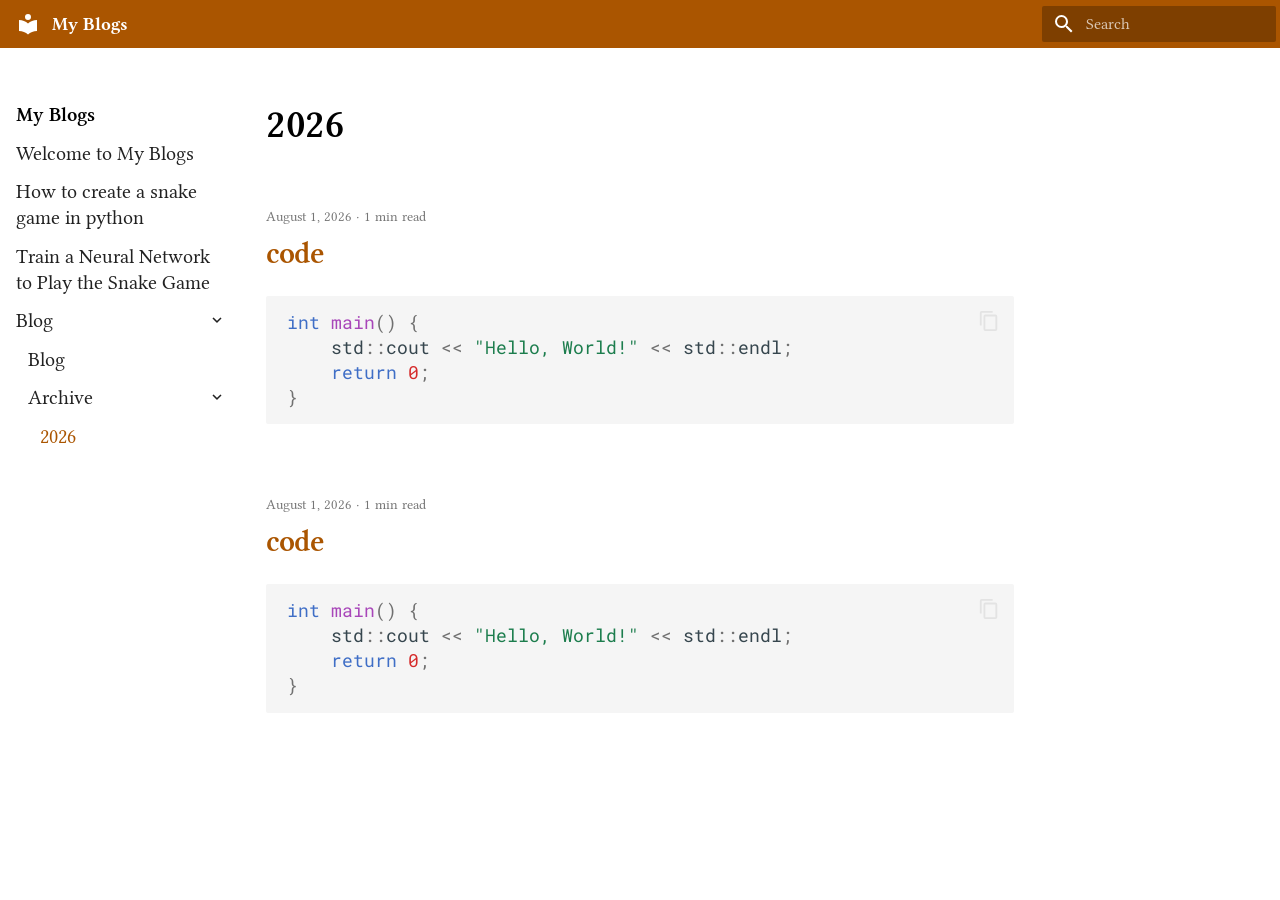
<file: blog/blog/archive/2026/index.html>
<!doctype html>
<html lang="en" class="no-js">
  <head>
    
      <meta charset="utf-8">
      <meta name="viewport" content="width=device-width,initial-scale=1">
      
      
      
        <link rel="canonical" href="https://mydomain.org/mysite/blog/archive/2026/">
      
      
        <link rel="prev" href="../../">
      
      
      
      <link rel="icon" href="../../../assets/images/favicon.png">
      <meta name="generator" content="mkdocs-1.6.1, mkdocs-material-9.6.20">
    
    
      
        <title>2026 - My Blogs</title>
      
    
    
      <link rel="stylesheet" href="../../../assets/stylesheets/main.e53b48f4.min.css">
      
      


    
    
      
    
    
      
        
        
        <link rel="preconnect" href="https://fonts.gstatic.com" crossorigin>
        <link rel="stylesheet" href="https://fonts.googleapis.com/css?family=Roboto:300,300i,400,400i,700,700i%7CRoboto+Mono:400,400i,700,700i&display=fallback">
        <style>:root{--md-text-font:"Roboto";--md-code-font:"Roboto Mono"}</style>
      
    
    
      <link rel="stylesheet" href="../../../stylesheet/extra.css">
    
    <script>__md_scope=new URL("../../..",location),__md_hash=e=>[...e].reduce(((e,_)=>(e<<5)-e+_.charCodeAt(0)),0),__md_get=(e,_=localStorage,t=__md_scope)=>JSON.parse(_.getItem(t.pathname+"."+e)),__md_set=(e,_,t=localStorage,a=__md_scope)=>{try{t.setItem(a.pathname+"."+e,JSON.stringify(_))}catch(e){}}</script>
    
      

    
    
    
  </head>
  
  
    <body dir="ltr">
  
    
    <input class="md-toggle" data-md-toggle="drawer" type="checkbox" id="__drawer" autocomplete="off">
    <input class="md-toggle" data-md-toggle="search" type="checkbox" id="__search" autocomplete="off">
    <label class="md-overlay" for="__drawer"></label>
    <div data-md-component="skip">
      
        
        <a href="#2026" class="md-skip">
          Skip to content
        </a>
      
    </div>
    <div data-md-component="announce">
      
    </div>
    
    
      

  

<header class="md-header md-header--shadow" data-md-component="header">
  <nav class="md-header__inner md-grid" aria-label="Header">
    <a href="../../.." title="My Blogs" class="md-header__button md-logo" aria-label="My Blogs" data-md-component="logo">
      
  
  <svg xmlns="http://www.w3.org/2000/svg" viewBox="0 0 24 24"><path d="M12 8a3 3 0 0 0 3-3 3 3 0 0 0-3-3 3 3 0 0 0-3 3 3 3 0 0 0 3 3m0 3.54C9.64 9.35 6.5 8 3 8v11c3.5 0 6.64 1.35 9 3.54 2.36-2.19 5.5-3.54 9-3.54V8c-3.5 0-6.64 1.35-9 3.54"/></svg>

    </a>
    <label class="md-header__button md-icon" for="__drawer">
      
      <svg xmlns="http://www.w3.org/2000/svg" viewBox="0 0 24 24"><path d="M3 6h18v2H3zm0 5h18v2H3zm0 5h18v2H3z"/></svg>
    </label>
    <div class="md-header__title" data-md-component="header-title">
      <div class="md-header__ellipsis">
        <div class="md-header__topic">
          <span class="md-ellipsis">
            My Blogs
          </span>
        </div>
        <div class="md-header__topic" data-md-component="header-topic">
          <span class="md-ellipsis">
            
              2026
            
          </span>
        </div>
      </div>
    </div>
    
    
      <script>var palette=__md_get("__palette");if(palette&&palette.color){if("(prefers-color-scheme)"===palette.color.media){var media=matchMedia("(prefers-color-scheme: light)"),input=document.querySelector(media.matches?"[data-md-color-media='(prefers-color-scheme: light)']":"[data-md-color-media='(prefers-color-scheme: dark)']");palette.color.media=input.getAttribute("data-md-color-media"),palette.color.scheme=input.getAttribute("data-md-color-scheme"),palette.color.primary=input.getAttribute("data-md-color-primary"),palette.color.accent=input.getAttribute("data-md-color-accent")}for(var[key,value]of Object.entries(palette.color))document.body.setAttribute("data-md-color-"+key,value)}</script>
    
    
    
      
      
        <label class="md-header__button md-icon" for="__search">
          
          <svg xmlns="http://www.w3.org/2000/svg" viewBox="0 0 24 24"><path d="M9.5 3A6.5 6.5 0 0 1 16 9.5c0 1.61-.59 3.09-1.56 4.23l.27.27h.79l5 5-1.5 1.5-5-5v-.79l-.27-.27A6.52 6.52 0 0 1 9.5 16 6.5 6.5 0 0 1 3 9.5 6.5 6.5 0 0 1 9.5 3m0 2C7 5 5 7 5 9.5S7 14 9.5 14 14 12 14 9.5 12 5 9.5 5"/></svg>
        </label>
        <div class="md-search" data-md-component="search" role="dialog">
  <label class="md-search__overlay" for="__search"></label>
  <div class="md-search__inner" role="search">
    <form class="md-search__form" name="search">
      <input type="text" class="md-search__input" name="query" aria-label="Search" placeholder="Search" autocapitalize="off" autocorrect="off" autocomplete="off" spellcheck="false" data-md-component="search-query" required>
      <label class="md-search__icon md-icon" for="__search">
        
        <svg xmlns="http://www.w3.org/2000/svg" viewBox="0 0 24 24"><path d="M9.5 3A6.5 6.5 0 0 1 16 9.5c0 1.61-.59 3.09-1.56 4.23l.27.27h.79l5 5-1.5 1.5-5-5v-.79l-.27-.27A6.52 6.52 0 0 1 9.5 16 6.5 6.5 0 0 1 3 9.5 6.5 6.5 0 0 1 9.5 3m0 2C7 5 5 7 5 9.5S7 14 9.5 14 14 12 14 9.5 12 5 9.5 5"/></svg>
        
        <svg xmlns="http://www.w3.org/2000/svg" viewBox="0 0 24 24"><path d="M20 11v2H8l5.5 5.5-1.42 1.42L4.16 12l7.92-7.92L13.5 5.5 8 11z"/></svg>
      </label>
      <nav class="md-search__options" aria-label="Search">
        
        <button type="reset" class="md-search__icon md-icon" title="Clear" aria-label="Clear" tabindex="-1">
          
          <svg xmlns="http://www.w3.org/2000/svg" viewBox="0 0 24 24"><path d="M19 6.41 17.59 5 12 10.59 6.41 5 5 6.41 10.59 12 5 17.59 6.41 19 12 13.41 17.59 19 19 17.59 13.41 12z"/></svg>
        </button>
      </nav>
      
    </form>
    <div class="md-search__output">
      <div class="md-search__scrollwrap" tabindex="0" data-md-scrollfix>
        <div class="md-search-result" data-md-component="search-result">
          <div class="md-search-result__meta">
            Initializing search
          </div>
          <ol class="md-search-result__list" role="presentation"></ol>
        </div>
      </div>
    </div>
  </div>
</div>
      
    
    
  </nav>
  
</header>
    
    <div class="md-container" data-md-component="container">
      
      
        
          
        
      
      <main class="md-main" data-md-component="main">
        <div class="md-main__inner md-grid">
          
            
              
              <div class="md-sidebar md-sidebar--primary" data-md-component="sidebar" data-md-type="navigation" >
                <div class="md-sidebar__scrollwrap">
                  <div class="md-sidebar__inner">
                    



<nav class="md-nav md-nav--primary" aria-label="Navigation" data-md-level="0">
  <label class="md-nav__title" for="__drawer">
    <a href="../../.." title="My Blogs" class="md-nav__button md-logo" aria-label="My Blogs" data-md-component="logo">
      
  
  <svg xmlns="http://www.w3.org/2000/svg" viewBox="0 0 24 24"><path d="M12 8a3 3 0 0 0 3-3 3 3 0 0 0-3-3 3 3 0 0 0-3 3 3 3 0 0 0 3 3m0 3.54C9.64 9.35 6.5 8 3 8v11c3.5 0 6.64 1.35 9 3.54 2.36-2.19 5.5-3.54 9-3.54V8c-3.5 0-6.64 1.35-9 3.54"/></svg>

    </a>
    My Blogs
  </label>
  
  <ul class="md-nav__list" data-md-scrollfix>
    
      
      
  
  
  
  
    <li class="md-nav__item">
      <a href="../../.." class="md-nav__link">
        
  
  
  <span class="md-ellipsis">
    Welcome to My Blogs
    
  </span>
  

      </a>
    </li>
  

    
      
      
  
  
  
  
    <li class="md-nav__item">
      <a href="../../../How%20to%20create%20a%20snake%20game%20in%20python/" class="md-nav__link">
        
  
  
  <span class="md-ellipsis">
    How to create a snake game in python
    
  </span>
  

      </a>
    </li>
  

    
      
      
  
  
  
  
    <li class="md-nav__item">
      <a href="../../../Train%20neural%20network%20to%20play%20snake%20game/" class="md-nav__link">
        
  
  
  <span class="md-ellipsis">
    Train a Neural Network to Play the Snake Game
    
  </span>
  

      </a>
    </li>
  

    
      
      
  
  
    
  
  
  
    
    
    
    
    
    <li class="md-nav__item md-nav__item--active md-nav__item--nested">
      
        
        
        <input class="md-nav__toggle md-toggle " type="checkbox" id="__nav_4" checked>
        
          
          <label class="md-nav__link" for="__nav_4" id="__nav_4_label" tabindex="0">
            
  
  
  <span class="md-ellipsis">
    Blog
    
  </span>
  

            <span class="md-nav__icon md-icon"></span>
          </label>
        
        <nav class="md-nav" data-md-level="1" aria-labelledby="__nav_4_label" aria-expanded="true">
          <label class="md-nav__title" for="__nav_4">
            <span class="md-nav__icon md-icon"></span>
            Blog
          </label>
          <ul class="md-nav__list" data-md-scrollfix>
            
              
                
  
  
  
    
  
  
    <li class="md-nav__item">
      <a href="../../" class="md-nav__link">
        
  
  
  <span class="md-ellipsis">
    Blog
    
  </span>
  

      </a>
    </li>
  

              
            
              
                
  
  
    
  
  
  
    
    
    
    
    
    <li class="md-nav__item md-nav__item--active md-nav__item--nested">
      
        
        
        <input class="md-nav__toggle md-toggle " type="checkbox" id="__nav_4_2" checked>
        
          
          <label class="md-nav__link" for="__nav_4_2" id="__nav_4_2_label" tabindex="0">
            
  
  
  <span class="md-ellipsis">
    Archive
    
  </span>
  

            <span class="md-nav__icon md-icon"></span>
          </label>
        
        <nav class="md-nav" data-md-level="2" aria-labelledby="__nav_4_2_label" aria-expanded="true">
          <label class="md-nav__title" for="__nav_4_2">
            <span class="md-nav__icon md-icon"></span>
            Archive
          </label>
          <ul class="md-nav__list" data-md-scrollfix>
            
              
                
  
  
    
  
  
    
      
    
  
  
    <li class="md-nav__item md-nav__item--active">
      
      <input class="md-nav__toggle md-toggle" type="checkbox" id="__toc">
      
      
        
      
      
      <a href="./" class="md-nav__link md-nav__link--active">
        
  
  
  <span class="md-ellipsis">
    2026
    
  </span>
  

      </a>
      
    </li>
  

              
            
          </ul>
        </nav>
      
    </li>
  

              
            
          </ul>
        </nav>
      
    </li>
  

    
  </ul>
</nav>
                  </div>
                </div>
              </div>
            
            
              
              <div class="md-sidebar md-sidebar--secondary" data-md-component="sidebar" data-md-type="toc" >
                <div class="md-sidebar__scrollwrap">
                  <div class="md-sidebar__inner">
                    

<nav class="md-nav md-nav--secondary" aria-label="Table of contents">
  
  
  
    
  
  
</nav>
                  </div>
                </div>
              </div>
            
          
          
  <div class="md-content" data-md-component="content">
    <div class="md-content__inner">
      <header class="md-typeset">
        <h1 id="2026">2026</h1>
      </header>
      
        <article class="md-post md-post--excerpt">
  <header class="md-post__header">
    
    <div class="md-post__meta md-meta">
      <ul class="md-meta__list">
        <li class="md-meta__item">
          <time datetime="2026-08-01 00:00:00+00:00">August 1, 2026</time></li>
        
        
          
          <li class="md-meta__item">
            
              1 min read
            
          </li>
        
      </ul>
      
    </div>
  </header>
  <div class="md-post__content md-typeset">
    <h2 id="code"><a class="toclink" href="../../2026/08/01/code/">code</a></h2>
<div class="highlight"><pre><span></span><code><span class="kt">int</span><span class="w"> </span><span class="nf">main</span><span class="p">()</span><span class="w"> </span><span class="p">{</span>
<span class="w">    </span><span class="n">std</span><span class="o">::</span><span class="n">cout</span><span class="w"> </span><span class="o">&lt;&lt;</span><span class="w"> </span><span class="s">&quot;Hello, World!&quot;</span><span class="w"> </span><span class="o">&lt;&lt;</span><span class="w"> </span><span class="n">std</span><span class="o">::</span><span class="n">endl</span><span class="p">;</span>
<span class="w">    </span><span class="k">return</span><span class="w"> </span><span class="mi">0</span><span class="p">;</span>
<span class="p">}</span>
</code></pre></div>
    
  </div>
</article>
      
        <article class="md-post md-post--excerpt">
  <header class="md-post__header">
    
    <div class="md-post__meta md-meta">
      <ul class="md-meta__list">
        <li class="md-meta__item">
          <time datetime="2026-08-01 00:00:00+00:00">August 1, 2026</time></li>
        
        
          
          <li class="md-meta__item">
            
              1 min read
            
          </li>
        
      </ul>
      
    </div>
  </header>
  <div class="md-post__content md-typeset">
    <h2 id="code"><a class="toclink" href="../../2026/08/01/code/">code</a></h2>
<div class="highlight"><pre><span></span><code><span class="kt">int</span><span class="w"> </span><span class="nf">main</span><span class="p">()</span><span class="w"> </span><span class="p">{</span>
<span class="w">    </span><span class="n">std</span><span class="o">::</span><span class="n">cout</span><span class="w"> </span><span class="o">&lt;&lt;</span><span class="w"> </span><span class="s">&quot;Hello, World!&quot;</span><span class="w"> </span><span class="o">&lt;&lt;</span><span class="w"> </span><span class="n">std</span><span class="o">::</span><span class="n">endl</span><span class="p">;</span>
<span class="w">    </span><span class="k">return</span><span class="w"> </span><span class="mi">0</span><span class="p">;</span>
<span class="p">}</span>
</code></pre></div>
    
  </div>
</article>
      
      
        
          



<nav class="md-pagination">
  
</nav>
        
      
    </div>
  </div>

          
<script>var target=document.getElementById(location.hash.slice(1));target&&target.name&&(target.checked=target.name.startsWith("__tabbed_"))</script>
        </div>
        
      </main>
      
        <footer class="md-footer">
  
  <div class="md-footer-meta md-typeset">
    <div class="md-footer-meta__inner md-grid">
      <div class="md-copyright">
  
  
    Made with
    <a href="https://squidfunk.github.io/mkdocs-material/" target="_blank" rel="noopener">
      Material for MkDocs
    </a>
  
</div>
      
    </div>
  </div>
</footer>
      
    </div>
    <div class="md-dialog" data-md-component="dialog">
      <div class="md-dialog__inner md-typeset"></div>
    </div>
    
    
    
      
      <script id="__config" type="application/json">{"base": "../../..", "features": ["content.code.copy"], "search": "../../../assets/javascripts/workers/search.973d3a69.min.js", "tags": null, "translations": {"clipboard.copied": "Copied to clipboard", "clipboard.copy": "Copy to clipboard", "search.result.more.one": "1 more on this page", "search.result.more.other": "# more on this page", "search.result.none": "No matching documents", "search.result.one": "1 matching document", "search.result.other": "# matching documents", "search.result.placeholder": "Type to start searching", "search.result.term.missing": "Missing", "select.version": "Select version"}, "version": null}</script>
    
    
      <script src="../../../assets/javascripts/bundle.f55a23d4.min.js"></script>
      
    
  </body>
</html>
</file>
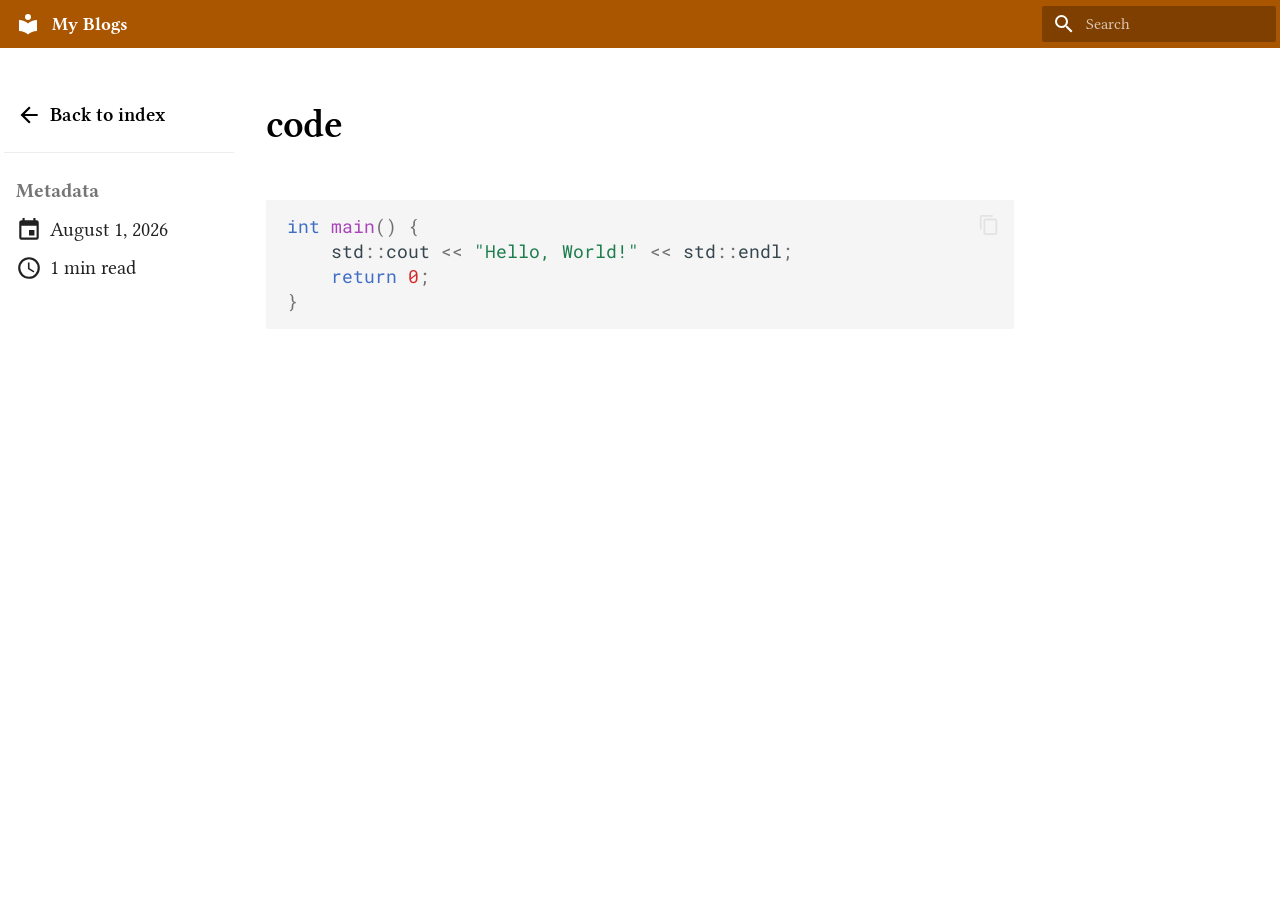
<file: blog/blog/2026/08/01/code/index.html>
<!doctype html>
<html lang="en" class="no-js">
  <head>
    
      <meta charset="utf-8">
      <meta name="viewport" content="width=device-width,initial-scale=1">
      
      
      
        <link rel="canonical" href="https://mydomain.org/mysite/blog/2026/08/01/code/">
      
      
      
        <link rel="next" href="./">
      
      
      <link rel="icon" href="../../../../../assets/images/favicon.png">
      <meta name="generator" content="mkdocs-1.6.1, mkdocs-material-9.6.20">
    
    
      
        <title>code - My Blogs</title>
      
    
    
      <link rel="stylesheet" href="../../../../../assets/stylesheets/main.e53b48f4.min.css">
      
      


    
    
      
    
    
      
        
        
        <link rel="preconnect" href="https://fonts.gstatic.com" crossorigin>
        <link rel="stylesheet" href="https://fonts.googleapis.com/css?family=Roboto:300,300i,400,400i,700,700i%7CRoboto+Mono:400,400i,700,700i&display=fallback">
        <style>:root{--md-text-font:"Roboto";--md-code-font:"Roboto Mono"}</style>
      
    
    
      <link rel="stylesheet" href="../../../../../stylesheet/extra.css">
    
    <script>__md_scope=new URL("../../../../..",location),__md_hash=e=>[...e].reduce(((e,_)=>(e<<5)-e+_.charCodeAt(0)),0),__md_get=(e,_=localStorage,t=__md_scope)=>JSON.parse(_.getItem(t.pathname+"."+e)),__md_set=(e,_,t=localStorage,a=__md_scope)=>{try{t.setItem(a.pathname+"."+e,JSON.stringify(_))}catch(e){}}</script>
    
      

    
    
    
  </head>
  
  
    <body dir="ltr">
  
    
    <input class="md-toggle" data-md-toggle="drawer" type="checkbox" id="__drawer" autocomplete="off">
    <input class="md-toggle" data-md-toggle="search" type="checkbox" id="__search" autocomplete="off">
    <label class="md-overlay" for="__drawer"></label>
    <div data-md-component="skip">
      
        
        <a href="#code" class="md-skip">
          Skip to content
        </a>
      
    </div>
    <div data-md-component="announce">
      
    </div>
    
    
      

  

<header class="md-header md-header--shadow" data-md-component="header">
  <nav class="md-header__inner md-grid" aria-label="Header">
    <a href="../../../../.." title="My Blogs" class="md-header__button md-logo" aria-label="My Blogs" data-md-component="logo">
      
  
  <svg xmlns="http://www.w3.org/2000/svg" viewBox="0 0 24 24"><path d="M12 8a3 3 0 0 0 3-3 3 3 0 0 0-3-3 3 3 0 0 0-3 3 3 3 0 0 0 3 3m0 3.54C9.64 9.35 6.5 8 3 8v11c3.5 0 6.64 1.35 9 3.54 2.36-2.19 5.5-3.54 9-3.54V8c-3.5 0-6.64 1.35-9 3.54"/></svg>

    </a>
    <label class="md-header__button md-icon" for="__drawer">
      
      <svg xmlns="http://www.w3.org/2000/svg" viewBox="0 0 24 24"><path d="M3 6h18v2H3zm0 5h18v2H3zm0 5h18v2H3z"/></svg>
    </label>
    <div class="md-header__title" data-md-component="header-title">
      <div class="md-header__ellipsis">
        <div class="md-header__topic">
          <span class="md-ellipsis">
            My Blogs
          </span>
        </div>
        <div class="md-header__topic" data-md-component="header-topic">
          <span class="md-ellipsis">
            
              code
            
          </span>
        </div>
      </div>
    </div>
    
    
      <script>var palette=__md_get("__palette");if(palette&&palette.color){if("(prefers-color-scheme)"===palette.color.media){var media=matchMedia("(prefers-color-scheme: light)"),input=document.querySelector(media.matches?"[data-md-color-media='(prefers-color-scheme: light)']":"[data-md-color-media='(prefers-color-scheme: dark)']");palette.color.media=input.getAttribute("data-md-color-media"),palette.color.scheme=input.getAttribute("data-md-color-scheme"),palette.color.primary=input.getAttribute("data-md-color-primary"),palette.color.accent=input.getAttribute("data-md-color-accent")}for(var[key,value]of Object.entries(palette.color))document.body.setAttribute("data-md-color-"+key,value)}</script>
    
    
    
      
      
        <label class="md-header__button md-icon" for="__search">
          
          <svg xmlns="http://www.w3.org/2000/svg" viewBox="0 0 24 24"><path d="M9.5 3A6.5 6.5 0 0 1 16 9.5c0 1.61-.59 3.09-1.56 4.23l.27.27h.79l5 5-1.5 1.5-5-5v-.79l-.27-.27A6.52 6.52 0 0 1 9.5 16 6.5 6.5 0 0 1 3 9.5 6.5 6.5 0 0 1 9.5 3m0 2C7 5 5 7 5 9.5S7 14 9.5 14 14 12 14 9.5 12 5 9.5 5"/></svg>
        </label>
        <div class="md-search" data-md-component="search" role="dialog">
  <label class="md-search__overlay" for="__search"></label>
  <div class="md-search__inner" role="search">
    <form class="md-search__form" name="search">
      <input type="text" class="md-search__input" name="query" aria-label="Search" placeholder="Search" autocapitalize="off" autocorrect="off" autocomplete="off" spellcheck="false" data-md-component="search-query" required>
      <label class="md-search__icon md-icon" for="__search">
        
        <svg xmlns="http://www.w3.org/2000/svg" viewBox="0 0 24 24"><path d="M9.5 3A6.5 6.5 0 0 1 16 9.5c0 1.61-.59 3.09-1.56 4.23l.27.27h.79l5 5-1.5 1.5-5-5v-.79l-.27-.27A6.52 6.52 0 0 1 9.5 16 6.5 6.5 0 0 1 3 9.5 6.5 6.5 0 0 1 9.5 3m0 2C7 5 5 7 5 9.5S7 14 9.5 14 14 12 14 9.5 12 5 9.5 5"/></svg>
        
        <svg xmlns="http://www.w3.org/2000/svg" viewBox="0 0 24 24"><path d="M20 11v2H8l5.5 5.5-1.42 1.42L4.16 12l7.92-7.92L13.5 5.5 8 11z"/></svg>
      </label>
      <nav class="md-search__options" aria-label="Search">
        
        <button type="reset" class="md-search__icon md-icon" title="Clear" aria-label="Clear" tabindex="-1">
          
          <svg xmlns="http://www.w3.org/2000/svg" viewBox="0 0 24 24"><path d="M19 6.41 17.59 5 12 10.59 6.41 5 5 6.41 10.59 12 5 17.59 6.41 19 12 13.41 17.59 19 19 17.59 13.41 12z"/></svg>
        </button>
      </nav>
      
    </form>
    <div class="md-search__output">
      <div class="md-search__scrollwrap" tabindex="0" data-md-scrollfix>
        <div class="md-search-result" data-md-component="search-result">
          <div class="md-search-result__meta">
            Initializing search
          </div>
          <ol class="md-search-result__list" role="presentation"></ol>
        </div>
      </div>
    </div>
  </div>
</div>
      
    
    
  </nav>
  
</header>
    
    <div class="md-container" data-md-component="container">
      
      
        
          
        
      
      <main class="md-main" data-md-component="main">
        <div class="md-main__inner md-grid">
          
            
              
                
              
              <div class="md-sidebar md-sidebar--primary" data-md-component="sidebar" data-md-type="navigation" hidden>
                <div class="md-sidebar__scrollwrap">
                  <div class="md-sidebar__inner">
                    



<nav class="md-nav md-nav--primary" aria-label="Navigation" data-md-level="0">
  <label class="md-nav__title" for="__drawer">
    <a href="../../../../.." title="My Blogs" class="md-nav__button md-logo" aria-label="My Blogs" data-md-component="logo">
      
  
  <svg xmlns="http://www.w3.org/2000/svg" viewBox="0 0 24 24"><path d="M12 8a3 3 0 0 0 3-3 3 3 0 0 0-3-3 3 3 0 0 0-3 3 3 3 0 0 0 3 3m0 3.54C9.64 9.35 6.5 8 3 8v11c3.5 0 6.64 1.35 9 3.54 2.36-2.19 5.5-3.54 9-3.54V8c-3.5 0-6.64 1.35-9 3.54"/></svg>

    </a>
    My Blogs
  </label>
  
  <ul class="md-nav__list" data-md-scrollfix>
    
      
      
  
  
  
  
    <li class="md-nav__item">
      <a href="../../../../.." class="md-nav__link">
        
  
  
  <span class="md-ellipsis">
    Welcome to My Blogs
    
  </span>
  

      </a>
    </li>
  

    
      
      
  
  
  
  
    <li class="md-nav__item">
      <a href="../../../../../How%20to%20create%20a%20snake%20game%20in%20python/" class="md-nav__link">
        
  
  
  <span class="md-ellipsis">
    How to create a snake game in python
    
  </span>
  

      </a>
    </li>
  

    
      
      
  
  
  
  
    <li class="md-nav__item">
      <a href="../../../../../Train%20neural%20network%20to%20play%20snake%20game/" class="md-nav__link">
        
  
  
  <span class="md-ellipsis">
    Train a Neural Network to Play the Snake Game
    
  </span>
  

      </a>
    </li>
  

    
      
      
  
  
    
  
  
  
    
    
    
    
    
    <li class="md-nav__item md-nav__item--active md-nav__item--nested">
      
        
        
        <input class="md-nav__toggle md-toggle " type="checkbox" id="__nav_4" checked>
        
          
          <label class="md-nav__link" for="__nav_4" id="__nav_4_label" tabindex="0">
            
  
  
  <span class="md-ellipsis">
    Blog
    
  </span>
  

            <span class="md-nav__icon md-icon"></span>
          </label>
        
        <nav class="md-nav" data-md-level="1" aria-labelledby="__nav_4_label" aria-expanded="true">
          <label class="md-nav__title" for="__nav_4">
            <span class="md-nav__icon md-icon"></span>
            Blog
          </label>
          <ul class="md-nav__list" data-md-scrollfix>
            
              
                
  
  
    
  
  
    
  
  
    <li class="md-nav__item md-nav__item--active">
      <a href="../../../../" class="md-nav__link">
        
  
  
  <span class="md-ellipsis">
    Blog
    
  </span>
  

      </a>
    </li>
  

              
            
              
                
  
  
  
  
    
    
    
    
    
    <li class="md-nav__item md-nav__item--nested">
      
        
        
        <input class="md-nav__toggle md-toggle " type="checkbox" id="__nav_4_2" >
        
          
          <label class="md-nav__link" for="__nav_4_2" id="__nav_4_2_label" tabindex="0">
            
  
  
  <span class="md-ellipsis">
    Archive
    
  </span>
  

            <span class="md-nav__icon md-icon"></span>
          </label>
        
        <nav class="md-nav" data-md-level="2" aria-labelledby="__nav_4_2_label" aria-expanded="false">
          <label class="md-nav__title" for="__nav_4_2">
            <span class="md-nav__icon md-icon"></span>
            Archive
          </label>
          <ul class="md-nav__list" data-md-scrollfix>
            
              
                
  
  
  
    
  
  
    <li class="md-nav__item">
      <a href="../../../../archive/2026/" class="md-nav__link">
        
  
  
  <span class="md-ellipsis">
    2026
    
  </span>
  

      </a>
    </li>
  

              
            
          </ul>
        </nav>
      
    </li>
  

              
            
          </ul>
        </nav>
      
    </li>
  

    
  </ul>
</nav>
                  </div>
                </div>
              </div>
            
            
              
                
              
              <div class="md-sidebar md-sidebar--secondary" data-md-component="sidebar" data-md-type="toc" >
                <div class="md-sidebar__scrollwrap">
                  <div class="md-sidebar__inner">
                    

<nav class="md-nav md-nav--secondary" aria-label="Table of contents">
  
  
  
    
  
  
</nav>
                  </div>
                </div>
              </div>
            
          
          
  <div class="md-content md-content--post" data-md-component="content">
    <div class="md-sidebar md-sidebar--post" data-md-component="sidebar" data-md-type="navigation">
      <div class="md-sidebar__scrollwrap">
        <div class="md-sidebar__inner md-post">
          <nav class="md-nav md-nav--primary">
            <div class="md-post__back">
              <div class="md-nav__title md-nav__container">
                <a href="../../../../" class="md-nav__link">
                  <svg xmlns="http://www.w3.org/2000/svg" viewBox="0 0 24 24"><path d="M20 11v2H8l5.5 5.5-1.42 1.42L4.16 12l7.92-7.92L13.5 5.5 8 11z"/></svg>
                  <span class="md-ellipsis">
                    Back to index
                  </span>
                </a>
              </div>
            </div>
            
            <ul class="md-post__meta md-nav__list">
              <li class="md-nav__item md-nav__item--section">
                <div class="md-post__title">
                  <span class="md-ellipsis">
                    Metadata
                  </span>
                </div>
                <nav class="md-nav">
                  <ul class="md-nav__list">
                    <li class="md-nav__item">
                      <div class="md-nav__link">
                        <svg xmlns="http://www.w3.org/2000/svg" viewBox="0 0 24 24"><path d="M19 19H5V8h14m-3-7v2H8V1H6v2H5c-1.11 0-2 .89-2 2v14a2 2 0 0 0 2 2h14a2 2 0 0 0 2-2V5a2 2 0 0 0-2-2h-1V1m-1 11h-5v5h5z"/></svg>
                        <time datetime="2026-08-01 00:00:00+00:00" class="md-ellipsis">August 1, 2026</time>
                      </div>
                    </li>
                    
                    
                    
                      
                      <li class="md-nav__item">
                        <div class="md-nav__link">
                          <svg xmlns="http://www.w3.org/2000/svg" viewBox="0 0 24 24"><path d="M12 20a8 8 0 0 0 8-8 8 8 0 0 0-8-8 8 8 0 0 0-8 8 8 8 0 0 0 8 8m0-18a10 10 0 0 1 10 10 10 10 0 0 1-10 10C6.47 22 2 17.5 2 12A10 10 0 0 1 12 2m.5 5v5.25l4.5 2.67-.75 1.23L11 13V7z"/></svg>
                          <span class="md-ellipsis">
                            
                              1 min read
                            
                          </span>
                        </div>
                      </li>
                    
                  </ul>
                </nav>
              </li>
            </ul>
            
          </nav>
          
        </div>
      </div>
    </div>
    <article class="md-content__inner md-typeset">
      
        
  




<h1 id="code">code</h1>
<div class="highlight"><pre><span></span><code><span class="kt">int</span><span class="w"> </span><span class="nf">main</span><span class="p">()</span><span class="w"> </span><span class="p">{</span>
<span class="w">    </span><span class="n">std</span><span class="o">::</span><span class="n">cout</span><span class="w"> </span><span class="o">&lt;&lt;</span><span class="w"> </span><span class="s">&quot;Hello, World!&quot;</span><span class="w"> </span><span class="o">&lt;&lt;</span><span class="w"> </span><span class="n">std</span><span class="o">::</span><span class="n">endl</span><span class="p">;</span>
<span class="w">    </span><span class="k">return</span><span class="w"> </span><span class="mi">0</span><span class="p">;</span>
<span class="p">}</span>
</code></pre></div>







  
  




  



      
    </article>
  </div>

          
<script>var target=document.getElementById(location.hash.slice(1));target&&target.name&&(target.checked=target.name.startsWith("__tabbed_"))</script>
        </div>
        
      </main>
      
        <footer class="md-footer">
  
  <div class="md-footer-meta md-typeset">
    <div class="md-footer-meta__inner md-grid">
      <div class="md-copyright">
  
  
    Made with
    <a href="https://squidfunk.github.io/mkdocs-material/" target="_blank" rel="noopener">
      Material for MkDocs
    </a>
  
</div>
      
    </div>
  </div>
</footer>
      
    </div>
    <div class="md-dialog" data-md-component="dialog">
      <div class="md-dialog__inner md-typeset"></div>
    </div>
    
    
    
      
      <script id="__config" type="application/json">{"base": "../../../../..", "features": ["content.code.copy"], "search": "../../../../../assets/javascripts/workers/search.973d3a69.min.js", "tags": null, "translations": {"clipboard.copied": "Copied to clipboard", "clipboard.copy": "Copy to clipboard", "search.result.more.one": "1 more on this page", "search.result.more.other": "# more on this page", "search.result.none": "No matching documents", "search.result.one": "1 matching document", "search.result.other": "# matching documents", "search.result.placeholder": "Type to start searching", "search.result.term.missing": "Missing", "select.version": "Select version"}, "version": null}</script>
    
    
      <script src="../../../../../assets/javascripts/bundle.f55a23d4.min.js"></script>
      
    
  </body>
</html>
</file>
<file: blog/stylesheet/extra.css>
@import url("https://fonts.googleapis.com/css2?family=Libertinus+Serif:ital,wght@0,400;0,600;0,700;1,400;1,600;1,700&display=swap");
:root {
    --md-primary-fg-color: #aa5500;
    /*--md-typeset-a-color: #000;*/
    --md-text-font: "Libertinus Serif";
}

.md-header {
    /*background-color: #aa5500;*/
}

.md-header--shadow {
    box-shadow: none;
}

.md-typeset {
    font-size: 20px;
}

.md-typeset h1 {
    color: #000;
}

.md-typeset h1,
.md-typeset h2,
.md-typeset h3,
.md-typeset h4 {
    font-weight: 600;
}

.md-nav {
    font-size: 20px;
}

.md-nav__title {
    color: #000;
    font-weight: 600;
}

.md-footer {
    display: none;
}

.md-header__title {
    margin-left: 0 !important;
}

.md-typeset pre > code {
    font-size: 18px;
}

/* Let the docs layout use more of large viewports without becoming fully fluid. */
@media screen and (min-width: 76.25em) {
    .md-grid {
        max-width: clamp(76rem, 92vw, 92rem);
    }
}
</file>
<file: blog/assets/stylesheets/main.e53b48f4.min.css>
@charset "UTF-8";html{-webkit-text-size-adjust:none;-moz-text-size-adjust:none;text-size-adjust:none;box-sizing:border-box}*,:after,:before{box-sizing:inherit}@media (prefers-reduced-motion){*,:after,:before{transition:none!important}}body{margin:0}a,button,input,label{-webkit-tap-highlight-color:transparent}a{color:inherit;text-decoration:none}hr{border:0;box-sizing:initial;display:block;height:.05rem;overflow:visible;padding:0}small{font-size:80%}sub,sup{line-height:1em}img{border-style:none}table{border-collapse:initial;border-spacing:0}td,th{font-weight:400;vertical-align:top}button{background:#0000;border:0;font-family:inherit;font-size:inherit;margin:0;padding:0}input{border:0;outline:none}:root{--md-primary-fg-color:#4051b5;--md-primary-fg-color--light:#5d6cc0;--md-primary-fg-color--dark:#303fa1;--md-primary-bg-color:#fff;--md-primary-bg-color--light:#ffffffb3;--md-accent-fg-color:#526cfe;--md-accent-fg-color--transparent:#526cfe1a;--md-accent-bg-color:#fff;--md-accent-bg-color--light:#ffffffb3}[data-md-color-scheme=default]{color-scheme:light}[data-md-color-scheme=default] img[src$="#gh-dark-mode-only"],[data-md-color-scheme=default] img[src$="#only-dark"]{display:none}:root,[data-md-color-scheme=default]{--md-hue:225deg;--md-default-fg-color:#000000de;--md-default-fg-color--light:#0000008a;--md-default-fg-color--lighter:#00000052;--md-default-fg-color--lightest:#00000012;--md-default-bg-color:#fff;--md-default-bg-color--light:#ffffffb3;--md-default-bg-color--lighter:#ffffff4d;--md-default-bg-color--lightest:#ffffff1f;--md-code-fg-color:#36464e;--md-code-bg-color:#f5f5f5;--md-code-hl-color:#4287ff;--md-code-hl-color--light:#4287ff1a;--md-code-hl-number-color:#d52a2a;--md-code-hl-special-color:#db1457;--md-code-hl-function-color:#a846b9;--md-code-hl-constant-color:#6e59d9;--md-code-hl-keyword-color:#3f6ec6;--md-code-hl-string-color:#1c7d4d;--md-code-hl-name-color:var(--md-code-fg-color);--md-code-hl-operator-color:var(--md-default-fg-color--light);--md-code-hl-punctuation-color:var(--md-default-fg-color--light);--md-code-hl-comment-color:var(--md-default-fg-color--light);--md-code-hl-generic-color:var(--md-default-fg-color--light);--md-code-hl-variable-color:var(--md-default-fg-color--light);--md-typeset-color:var(--md-default-fg-color);--md-typeset-a-color:var(--md-primary-fg-color);--md-typeset-del-color:#f5503d26;--md-typeset-ins-color:#0bd57026;--md-typeset-kbd-color:#fafafa;--md-typeset-kbd-accent-color:#fff;--md-typeset-kbd-border-color:#b8b8b8;--md-typeset-mark-color:#ffff0080;--md-typeset-table-color:#0000001f;--md-typeset-table-color--light:rgba(0,0,0,.035);--md-admonition-fg-color:var(--md-default-fg-color);--md-admonition-bg-color:var(--md-default-bg-color);--md-warning-fg-color:#000000de;--md-warning-bg-color:#ff9;--md-footer-fg-color:#fff;--md-footer-fg-color--light:#ffffffb3;--md-footer-fg-color--lighter:#ffffff73;--md-footer-bg-color:#000000de;--md-footer-bg-color--dark:#00000052;--md-shadow-z1:0 0.2rem 0.5rem #0000000d,0 0 0.05rem #0000001a;--md-shadow-z2:0 0.2rem 0.5rem #0000001a,0 0 0.05rem #00000040;--md-shadow-z3:0 0.2rem 0.5rem #0003,0 0 0.05rem #00000059}.md-icon svg{fill:currentcolor;display:block;height:1.2rem;width:1.2rem}body{-webkit-font-smoothing:antialiased;-moz-osx-font-smoothing:grayscale;--md-text-font-family:var(--md-text-font,_),-apple-system,BlinkMacSystemFont,Helvetica,Arial,sans-serif;--md-code-font-family:var(--md-code-font,_),SFMono-Regular,Consolas,Menlo,monospace}aside,body,input{font-feature-settings:"kern","liga";color:var(--md-typeset-color);font-family:var(--md-text-font-family)}code,kbd,pre{font-feature-settings:"kern";font-family:var(--md-code-font-family)}:root{--md-typeset-table-sort-icon:url('data:image/svg+xml;charset=utf-8,<svg xmlns="http://www.w3.org/2000/svg" viewBox="0 0 24 24"><path d="m18 21-4-4h3V7h-3l4-4 4 4h-3v10h3M2 19v-2h10v2M2 13v-2h7v2M2 7V5h4v2z"/></svg>');--md-typeset-table-sort-icon--asc:url('data:image/svg+xml;charset=utf-8,<svg xmlns="http://www.w3.org/2000/svg" viewBox="0 0 24 24"><path d="M19 17h3l-4 4-4-4h3V3h2M2 17h10v2H2M6 5v2H2V5m0 6h7v2H2z"/></svg>');--md-typeset-table-sort-icon--desc:url('data:image/svg+xml;charset=utf-8,<svg xmlns="http://www.w3.org/2000/svg" viewBox="0 0 24 24"><path d="M19 7h3l-4-4-4 4h3v14h2M2 17h10v2H2M6 5v2H2V5m0 6h7v2H2z"/></svg>')}.md-typeset{-webkit-print-color-adjust:exact;color-adjust:exact;font-size:.8rem;line-height:1.6;overflow-wrap:break-word}@media print{.md-typeset{font-size:.68rem}}.md-typeset blockquote,.md-typeset dl,.md-typeset figure,.md-typeset ol,.md-typeset pre,.md-typeset ul{margin-bottom:1em;margin-top:1em}.md-typeset h1{color:var(--md-default-fg-color--light);font-size:2em;line-height:1.3;margin:0 0 1.25em}.md-typeset h1,.md-typeset h2{font-weight:300;letter-spacing:-.01em}.md-typeset h2{font-size:1.5625em;line-height:1.4;margin:1.6em 0 .64em}.md-typeset h3{font-size:1.25em;font-weight:400;letter-spacing:-.01em;line-height:1.5;margin:1.6em 0 .8em}.md-typeset h2+h3{margin-top:.8em}.md-typeset h4{font-weight:700;letter-spacing:-.01em;margin:1em 0}.md-typeset h5,.md-typeset h6{color:var(--md-default-fg-color--light);font-size:.8em;font-weight:700;letter-spacing:-.01em;margin:1.25em 0}.md-typeset h5{text-transform:uppercase}.md-typeset h5 code{text-transform:none}.md-typeset hr{border-bottom:.05rem solid var(--md-default-fg-color--lightest);display:flow-root;margin:1.5em 0}.md-typeset a{color:var(--md-typeset-a-color);word-break:break-word}.md-typeset a,.md-typeset a:before{transition:color 125ms}.md-typeset a:focus,.md-typeset a:hover{color:var(--md-accent-fg-color)}.md-typeset a:focus code,.md-typeset a:hover code{background-color:var(--md-accent-fg-color--transparent)}.md-typeset a code{color:currentcolor;transition:background-color 125ms}.md-typeset a.focus-visible{outline-color:var(--md-accent-fg-color);outline-offset:.2rem}.md-typeset code,.md-typeset kbd,.md-typeset pre{color:var(--md-code-fg-color);direction:ltr;font-variant-ligatures:none}@media print{.md-typeset code,.md-typeset kbd,.md-typeset pre{white-space:pre-wrap}}.md-typeset code{background-color:var(--md-code-bg-color);border-radius:.1rem;-webkit-box-decoration-break:clone;box-decoration-break:clone;font-size:.85em;padding:0 .2941176471em;word-break:break-word}.md-typeset code:not(.focus-visible){-webkit-tap-highlight-color:transparent;outline:none}.md-typeset pre{display:flow-root;line-height:1.4;position:relative}.md-typeset pre>code{-webkit-box-decoration-break:slice;box-decoration-break:slice;box-shadow:none;display:block;margin:0;outline-color:var(--md-accent-fg-color);overflow:auto;padding:.7720588235em 1.1764705882em;scrollbar-color:var(--md-default-fg-color--lighter) #0000;scrollbar-width:thin;touch-action:auto;word-break:normal}.md-typeset pre>code:hover{scrollbar-color:var(--md-accent-fg-color) #0000}.md-typeset pre>code::-webkit-scrollbar{height:.2rem;width:.2rem}.md-typeset pre>code::-webkit-scrollbar-thumb{background-color:var(--md-default-fg-color--lighter)}.md-typeset pre>code::-webkit-scrollbar-thumb:hover{background-color:var(--md-accent-fg-color)}.md-typeset kbd{background-color:var(--md-typeset-kbd-color);border-radius:.1rem;box-shadow:0 .1rem 0 .05rem var(--md-typeset-kbd-border-color),0 .1rem 0 var(--md-typeset-kbd-border-color),0 -.1rem .2rem var(--md-typeset-kbd-accent-color) inset;color:var(--md-default-fg-color);display:inline-block;font-size:.75em;padding:0 .6666666667em;vertical-align:text-top;word-break:break-word}.md-typeset mark{background-color:var(--md-typeset-mark-color);-webkit-box-decoration-break:clone;box-decoration-break:clone;color:inherit;word-break:break-word}.md-typeset abbr{border-bottom:.05rem dotted var(--md-default-fg-color--light);cursor:help;text-decoration:none}.md-typeset small{opacity:.75}[dir=ltr] .md-typeset sub,[dir=ltr] .md-typeset sup{margin-left:.078125em}[dir=rtl] .md-typeset sub,[dir=rtl] .md-typeset sup{margin-right:.078125em}[dir=ltr] .md-typeset blockquote{padding-left:.6rem}[dir=rtl] .md-typeset blockquote{padding-right:.6rem}[dir=ltr] .md-typeset blockquote{border-left:.2rem solid var(--md-default-fg-color--lighter)}[dir=rtl] .md-typeset blockquote{border-right:.2rem solid var(--md-default-fg-color--lighter)}.md-typeset blockquote{color:var(--md-default-fg-color--light);margin-left:0;margin-right:0}.md-typeset ul{list-style-type:disc}.md-typeset ul[type]{list-style-type:revert-layer}[dir=ltr] .md-typeset ol,[dir=ltr] .md-typeset ul{margin-left:.625em}[dir=rtl] .md-typeset ol,[dir=rtl] .md-typeset ul{margin-right:.625em}.md-typeset ol,.md-typeset ul{padding:0}.md-typeset ol:not([hidden]),.md-typeset ul:not([hidden]){display:flow-root}.md-typeset ol ol,.md-typeset ul ol{list-style-type:lower-alpha}.md-typeset ol ol ol,.md-typeset ul ol ol{list-style-type:lower-roman}.md-typeset ol ol ol ol,.md-typeset ul ol ol ol{list-style-type:upper-alpha}.md-typeset ol ol ol ol ol,.md-typeset ul ol ol ol ol{list-style-type:upper-roman}.md-typeset ol[type],.md-typeset ul[type]{list-style-type:revert-layer}[dir=ltr] .md-typeset ol li,[dir=ltr] .md-typeset ul li{margin-left:1.25em}[dir=rtl] .md-typeset ol li,[dir=rtl] .md-typeset ul li{margin-right:1.25em}.md-typeset ol li,.md-typeset ul li{margin-bottom:.5em}.md-typeset ol li blockquote,.md-typeset ol li p,.md-typeset ul li blockquote,.md-typeset ul li p{margin:.5em 0}.md-typeset ol li:last-child,.md-typeset ul li:last-child{margin-bottom:0}[dir=ltr] .md-typeset ol li ol,[dir=ltr] .md-typeset ol li ul,[dir=ltr] .md-typeset ul li ol,[dir=ltr] .md-typeset ul li ul{margin-left:.625em}[dir=rtl] .md-typeset ol li ol,[dir=rtl] .md-typeset ol li ul,[dir=rtl] .md-typeset ul li ol,[dir=rtl] .md-typeset ul li ul{margin-right:.625em}.md-typeset ol li ol,.md-typeset ol li ul,.md-typeset ul li ol,.md-typeset ul li ul{margin-bottom:.5em;margin-top:.5em}[dir=ltr] .md-typeset dd{margin-left:1.875em}[dir=rtl] .md-typeset dd{margin-right:1.875em}.md-typeset dd{margin-bottom:1.5em;margin-top:1em}.md-typeset img,.md-typeset svg,.md-typeset video{height:auto;max-width:100%}.md-typeset img[align=left]{margin:1em 1em 1em 0}.md-typeset img[align=right]{margin:1em 0 1em 1em}.md-typeset img[align]:only-child{margin-top:0}.md-typeset figure{display:flow-root;margin:1em auto;max-width:100%;text-align:center;width:-moz-fit-content;width:fit-content}.md-typeset figure img{display:block;margin:0 auto}.md-typeset figcaption{font-style:italic;margin:1em auto;max-width:24rem}.md-typeset iframe{max-width:100%}.md-typeset table:not([class]){background-color:var(--md-default-bg-color);border:.05rem solid var(--md-typeset-table-color);border-radius:.1rem;display:inline-block;font-size:.64rem;max-width:100%;overflow:auto;touch-action:auto}@media print{.md-typeset table:not([class]){display:table}}.md-typeset table:not([class])+*{margin-top:1.5em}.md-typeset table:not([class]) td>:first-child,.md-typeset table:not([class]) th>:first-child{margin-top:0}.md-typeset table:not([class]) td>:last-child,.md-typeset table:not([class]) th>:last-child{margin-bottom:0}.md-typeset table:not([class]) td:not([align]),.md-typeset table:not([class]) th:not([align]){text-align:left}[dir=rtl] .md-typeset table:not([class]) td:not([align]),[dir=rtl] .md-typeset table:not([class]) th:not([align]){text-align:right}.md-typeset table:not([class]) th{font-weight:700;min-width:5rem;padding:.9375em 1.25em;vertical-align:top}.md-typeset table:not([class]) td{border-top:.05rem solid var(--md-typeset-table-color);padding:.9375em 1.25em;vertical-align:top}.md-typeset table:not([class]) tbody tr{transition:background-color 125ms}.md-typeset table:not([class]) tbody tr:hover{background-color:var(--md-typeset-table-color--light);box-shadow:0 .05rem 0 var(--md-default-bg-color) inset}.md-typeset table:not([class]) a{word-break:normal}.md-typeset table th[role=columnheader]{cursor:pointer}[dir=ltr] .md-typeset table th[role=columnheader]:after{margin-left:.5em}[dir=rtl] .md-typeset table th[role=columnheader]:after{margin-right:.5em}.md-typeset table th[role=columnheader]:after{content:"";display:inline-block;height:1.2em;-webkit-mask-image:var(--md-typeset-table-sort-icon);mask-image:var(--md-typeset-table-sort-icon);-webkit-mask-repeat:no-repeat;mask-repeat:no-repeat;-webkit-mask-size:contain;mask-size:contain;transition:background-color 125ms;vertical-align:text-bottom;width:1.2em}.md-typeset table th[role=columnheader]:hover:after{background-color:var(--md-default-fg-color--lighter)}.md-typeset table th[role=columnheader][aria-sort=ascending]:after{background-color:var(--md-default-fg-color--light);-webkit-mask-image:var(--md-typeset-table-sort-icon--asc);mask-image:var(--md-typeset-table-sort-icon--asc)}.md-typeset table th[role=columnheader][aria-sort=descending]:after{background-color:var(--md-default-fg-color--light);-webkit-mask-image:var(--md-typeset-table-sort-icon--desc);mask-image:var(--md-typeset-table-sort-icon--desc)}.md-typeset__scrollwrap{margin:1em -.8rem;overflow-x:auto;touch-action:auto}.md-typeset__table{display:inline-block;margin-bottom:.5em;padding:0 .8rem}@media print{.md-typeset__table{display:block}}html .md-typeset__table table{display:table;margin:0;overflow:hidden;width:100%}@media screen and (max-width:44.984375em){.md-content__inner>pre{margin:1em -.8rem}.md-content__inner>pre code{border-radius:0}}.md-typeset .md-author{border-radius:100%;display:block;flex-shrink:0;height:1.6rem;overflow:hidden;position:relative;transition:color 125ms,transform 125ms;width:1.6rem}.md-typeset .md-author img{display:block}.md-typeset .md-author--more{background:var(--md-default-fg-color--lightest);color:var(--md-default-fg-color--lighter);font-size:.6rem;font-weight:700;line-height:1.6rem;text-align:center}.md-typeset .md-author--long{height:2.4rem;width:2.4rem}.md-typeset a.md-author{transform:scale(1)}.md-typeset a.md-author img{border-radius:100%;filter:grayscale(100%) opacity(75%);transition:filter 125ms}.md-typeset a.md-author:focus,.md-typeset a.md-author:hover{transform:scale(1.1);z-index:1}.md-typeset a.md-author:focus img,.md-typeset a.md-author:hover img{filter:grayscale(0)}.md-banner{background-color:var(--md-footer-bg-color);color:var(--md-footer-fg-color);overflow:auto}@media print{.md-banner{display:none}}.md-banner--warning{background-color:var(--md-warning-bg-color);color:var(--md-warning-fg-color)}.md-banner__inner{font-size:.7rem;margin:.6rem auto;padding:0 .8rem}[dir=ltr] .md-banner__button{float:right}[dir=rtl] .md-banner__button{float:left}.md-banner__button{color:inherit;cursor:pointer;transition:opacity .25s}.no-js .md-banner__button{display:none}.md-banner__button:hover{opacity:.7}html{font-size:125%;height:100%;overflow-x:hidden}@media screen and (min-width:100em){html{font-size:137.5%}}@media screen and (min-width:125em){html{font-size:150%}}body{background-color:var(--md-default-bg-color);display:flex;flex-direction:column;font-size:.5rem;min-height:100%;position:relative;width:100%}@media print{body{display:block}}@media screen and (max-width:59.984375em){body[data-md-scrolllock]{position:fixed}}.md-grid{margin-left:auto;margin-right:auto;max-width:61rem}.md-container{display:flex;flex-direction:column;flex-grow:1}@media print{.md-container{display:block}}.md-main{flex-grow:1}.md-main__inner{display:flex;height:100%;margin-top:1.5rem}.md-ellipsis{overflow:hidden;text-overflow:ellipsis}.md-toggle{display:none}.md-option{height:0;opacity:0;position:absolute;width:0}.md-option:checked+label:not([hidden]){display:block}.md-option.focus-visible+label{outline-color:var(--md-accent-fg-color);outline-style:auto}.md-skip{background-color:var(--md-default-fg-color);border-radius:.1rem;color:var(--md-default-bg-color);font-size:.64rem;margin:.5rem;opacity:0;outline-color:var(--md-accent-fg-color);padding:.3rem .5rem;position:fixed;transform:translateY(.4rem);z-index:-1}.md-skip:focus{opacity:1;transform:translateY(0);transition:transform .25s cubic-bezier(.4,0,.2,1),opacity 175ms 75ms;z-index:10}@page{margin:25mm}:root{--md-clipboard-icon:url('data:image/svg+xml;charset=utf-8,<svg xmlns="http://www.w3.org/2000/svg" viewBox="0 0 24 24"><path d="M19 21H8V7h11m0-2H8a2 2 0 0 0-2 2v14a2 2 0 0 0 2 2h11a2 2 0 0 0 2-2V7a2 2 0 0 0-2-2m-3-4H4a2 2 0 0 0-2 2v14h2V3h12z"/></svg>')}.md-clipboard{border-radius:.1rem;color:var(--md-default-fg-color--lightest);cursor:pointer;height:1.5em;outline-color:var(--md-accent-fg-color);outline-offset:.1rem;position:absolute;right:.5em;top:.5em;transition:color .25s;width:1.5em;z-index:1}@media print{.md-clipboard{display:none}}.md-clipboard:not(.focus-visible){-webkit-tap-highlight-color:transparent;outline:none}:hover>.md-clipboard{color:var(--md-default-fg-color--light)}.md-clipboard:focus,.md-clipboard:hover{color:var(--md-accent-fg-color)}.md-clipboard:after{background-color:currentcolor;content:"";display:block;height:1.125em;margin:0 auto;-webkit-mask-image:var(--md-clipboard-icon);mask-image:var(--md-clipboard-icon);-webkit-mask-position:center;mask-position:center;-webkit-mask-repeat:no-repeat;mask-repeat:no-repeat;-webkit-mask-size:contain;mask-size:contain;width:1.125em}.md-clipboard--inline{cursor:pointer}.md-clipboard--inline code{transition:color .25s,background-color .25s}.md-clipboard--inline:focus code,.md-clipboard--inline:hover code{background-color:var(--md-accent-fg-color--transparent);color:var(--md-accent-fg-color)}.md-typeset .md-code__content{display:grid}@keyframes consent{0%{opacity:0;transform:translateY(100%)}to{opacity:1;transform:translateY(0)}}@keyframes overlay{0%{opacity:0}to{opacity:1}}.md-consent__overlay{animation:overlay .25s both;-webkit-backdrop-filter:blur(.1rem);backdrop-filter:blur(.1rem);background-color:#0000008a;height:100%;opacity:1;position:fixed;top:0;width:100%;z-index:5}.md-consent__inner{animation:consent .5s cubic-bezier(.1,.7,.1,1) both;background-color:var(--md-default-bg-color);border:0;border-radius:.1rem;bottom:0;box-shadow:0 0 .2rem #0000001a,0 .2rem .4rem #0003;max-height:100%;overflow:auto;padding:0;position:fixed;width:100%;z-index:5}.md-consent__form{padding:.8rem}.md-consent__settings{display:none;margin:1em 0}input:checked+.md-consent__settings{display:block}.md-consent__controls{margin-bottom:.8rem}.md-typeset .md-consent__controls .md-button{display:inline}@media screen and (max-width:44.984375em){.md-typeset .md-consent__controls .md-button{display:block;margin-top:.4rem;text-align:center;width:100%}}.md-consent label{cursor:pointer}.md-content{flex-grow:1;min-width:0}.md-content__inner{margin:0 .8rem 1.2rem;padding-top:.6rem}@media screen and (min-width:76.25em){[dir=ltr] .md-sidebar--primary:not([hidden])~.md-content>.md-content__inner{margin-left:1.2rem}[dir=ltr] .md-sidebar--secondary:not([hidden])~.md-content>.md-content__inner,[dir=rtl] .md-sidebar--primary:not([hidden])~.md-content>.md-content__inner{margin-right:1.2rem}[dir=rtl] .md-sidebar--secondary:not([hidden])~.md-content>.md-content__inner{margin-left:1.2rem}}.md-content__inner:before{content:"";display:block;height:.4rem}.md-content__inner>:last-child{margin-bottom:0}[dir=ltr] .md-content__button{float:right}[dir=rtl] .md-content__button{float:left}[dir=ltr] .md-content__button{margin-left:.4rem}[dir=rtl] .md-content__button{margin-right:.4rem}.md-content__button{margin:.4rem 0;padding:0}@media print{.md-content__button{display:none}}.md-typeset .md-content__button{color:var(--md-default-fg-color--lighter)}.md-content__button svg{display:inline;vertical-align:top}[dir=rtl] .md-content__button svg{transform:scaleX(-1)}[dir=ltr] .md-dialog{right:.8rem}[dir=rtl] .md-dialog{left:.8rem}.md-dialog{background-color:var(--md-default-fg-color);border-radius:.1rem;bottom:.8rem;box-shadow:var(--md-shadow-z3);min-width:11.1rem;opacity:0;padding:.4rem .6rem;pointer-events:none;position:fixed;transform:translateY(100%);transition:transform 0ms .4s,opacity .4s;z-index:4}@media print{.md-dialog{display:none}}.md-dialog--active{opacity:1;pointer-events:auto;transform:translateY(0);transition:transform .4s cubic-bezier(.075,.85,.175,1),opacity .4s}.md-dialog__inner{color:var(--md-default-bg-color);font-size:.7rem}.md-feedback{margin:2em 0 1em;text-align:center}.md-feedback fieldset{border:none;margin:0;padding:0}.md-feedback__title{font-weight:700;margin:1em auto}.md-feedback__inner{position:relative}.md-feedback__list{display:flex;flex-wrap:wrap;place-content:baseline center;position:relative}.md-feedback__list:hover .md-icon:not(:disabled){color:var(--md-default-fg-color--lighter)}:disabled .md-feedback__list{min-height:1.8rem}.md-feedback__icon{color:var(--md-default-fg-color--light);cursor:pointer;flex-shrink:0;margin:0 .1rem;transition:color 125ms}.md-feedback__icon:not(:disabled).md-icon:hover{color:var(--md-accent-fg-color)}.md-feedback__icon:disabled{color:var(--md-default-fg-color--lightest);pointer-events:none}.md-feedback__note{opacity:0;position:relative;transform:translateY(.4rem);transition:transform .4s cubic-bezier(.1,.7,.1,1),opacity .15s}.md-feedback__note>*{margin:0 auto;max-width:16rem}:disabled .md-feedback__note{opacity:1;transform:translateY(0)}@media print{.md-feedback{display:none}}.md-footer{background-color:var(--md-footer-bg-color);color:var(--md-footer-fg-color)}@media print{.md-footer{display:none}}.md-footer__inner{justify-content:space-between;overflow:auto;padding:.2rem}.md-footer__inner:not([hidden]){display:flex}.md-footer__link{align-items:end;display:flex;flex-grow:0.01;margin-bottom:.4rem;margin-top:1rem;max-width:100%;outline-color:var(--md-accent-fg-color);overflow:hidden;transition:opacity .25s}.md-footer__link:focus,.md-footer__link:hover{opacity:.7}[dir=rtl] .md-footer__link svg{transform:scaleX(-1)}@media screen and (max-width:44.984375em){.md-footer__link--prev{flex-shrink:0}.md-footer__link--prev .md-footer__title{display:none}}[dir=ltr] .md-footer__link--next{margin-left:auto}[dir=rtl] .md-footer__link--next{margin-right:auto}.md-footer__link--next{text-align:right}[dir=rtl] .md-footer__link--next{text-align:left}.md-footer__title{flex-grow:1;font-size:.9rem;margin-bottom:.7rem;max-width:calc(100% - 2.4rem);padding:0 1rem;white-space:nowrap}.md-footer__button{margin:.2rem;padding:.4rem}.md-footer__direction{font-size:.64rem;opacity:.7}.md-footer-meta{background-color:var(--md-footer-bg-color--dark)}.md-footer-meta__inner{display:flex;flex-wrap:wrap;justify-content:space-between;padding:.2rem}html .md-footer-meta.md-typeset a{color:var(--md-footer-fg-color--light)}html .md-footer-meta.md-typeset a:focus,html .md-footer-meta.md-typeset a:hover{color:var(--md-footer-fg-color)}.md-copyright{color:var(--md-footer-fg-color--lighter);font-size:.64rem;margin:auto .6rem;padding:.4rem 0;width:100%}@media screen and (min-width:45em){.md-copyright{width:auto}}.md-copyright__highlight{color:var(--md-footer-fg-color--light)}.md-social{display:inline-flex;gap:.2rem;margin:0 .4rem;padding:.2rem 0 .6rem}@media screen and (min-width:45em){.md-social{padding:.6rem 0}}.md-social__link{display:inline-block;height:1.6rem;text-align:center;width:1.6rem}.md-social__link:before{line-height:1.9}.md-social__link svg{fill:currentcolor;max-height:.8rem;vertical-align:-25%}.md-typeset .md-button{border:.1rem solid;border-radius:.1rem;color:var(--md-primary-fg-color);cursor:pointer;display:inline-block;font-weight:700;padding:.625em 2em;transition:color 125ms,background-color 125ms,border-color 125ms}.md-typeset .md-button--primary{background-color:var(--md-primary-fg-color);border-color:var(--md-primary-fg-color);color:var(--md-primary-bg-color)}.md-typeset .md-button:focus,.md-typeset .md-button:hover{background-color:var(--md-accent-fg-color);border-color:var(--md-accent-fg-color);color:var(--md-accent-bg-color)}[dir=ltr] .md-typeset .md-input{border-top-left-radius:.1rem}[dir=ltr] .md-typeset .md-input,[dir=rtl] .md-typeset .md-input{border-top-right-radius:.1rem}[dir=rtl] .md-typeset .md-input{border-top-left-radius:.1rem}.md-typeset .md-input{border-bottom:.1rem solid var(--md-default-fg-color--lighter);box-shadow:var(--md-shadow-z1);font-size:.8rem;height:1.8rem;padding:0 .6rem;transition:border .25s,box-shadow .25s}.md-typeset .md-input:focus,.md-typeset .md-input:hover{border-bottom-color:var(--md-accent-fg-color);box-shadow:var(--md-shadow-z2)}.md-typeset .md-input--stretch{width:100%}.md-header{background-color:var(--md-primary-fg-color);box-shadow:0 0 .2rem #0000,0 .2rem .4rem #0000;color:var(--md-primary-bg-color);display:block;left:0;position:sticky;right:0;top:0;z-index:4}@media print{.md-header{display:none}}.md-header[hidden]{transform:translateY(-100%);transition:transform .25s cubic-bezier(.8,0,.6,1),box-shadow .25s}.md-header--shadow{box-shadow:0 0 .2rem #0000001a,0 .2rem .4rem #0003;transition:transform .25s cubic-bezier(.1,.7,.1,1),box-shadow .25s}.md-header__inner{align-items:center;display:flex;padding:0 .2rem}.md-header__button{color:currentcolor;cursor:pointer;margin:.2rem;outline-color:var(--md-accent-fg-color);padding:.4rem;position:relative;transition:opacity .25s;vertical-align:middle;z-index:1}.md-header__button:hover{opacity:.7}.md-header__button:not([hidden]){display:inline-block}.md-header__button:not(.focus-visible){-webkit-tap-highlight-color:transparent;outline:none}.md-header__button.md-logo{margin:.2rem;padding:.4rem}@media screen and (max-width:76.234375em){.md-header__button.md-logo{display:none}}.md-header__button.md-logo img,.md-header__button.md-logo svg{fill:currentcolor;display:block;height:1.2rem;width:auto}@media screen and (min-width:60em){.md-header__button[for=__search]{display:none}}.no-js .md-header__button[for=__search]{display:none}[dir=rtl] .md-header__button[for=__search] svg{transform:scaleX(-1)}@media screen and (min-width:76.25em){.md-header__button[for=__drawer]{display:none}}.md-header__topic{display:flex;max-width:100%;position:absolute;transition:transform .4s cubic-bezier(.1,.7,.1,1),opacity .15s;white-space:nowrap}.md-header__topic+.md-header__topic{opacity:0;pointer-events:none;transform:translateX(1.25rem);transition:transform .4s cubic-bezier(1,.7,.1,.1),opacity .15s;z-index:-1}[dir=rtl] .md-header__topic+.md-header__topic{transform:translateX(-1.25rem)}.md-header__topic:first-child{font-weight:700}[dir=ltr] .md-header__title{margin-left:1rem;margin-right:.4rem}[dir=rtl] .md-header__title{margin-left:.4rem;margin-right:1rem}.md-header__title{flex-grow:1;font-size:.9rem;height:2.4rem;line-height:2.4rem}.md-header__title--active .md-header__topic{opacity:0;pointer-events:none;transform:translateX(-1.25rem);transition:transform .4s cubic-bezier(1,.7,.1,.1),opacity .15s;z-index:-1}[dir=rtl] .md-header__title--active .md-header__topic{transform:translateX(1.25rem)}.md-header__title--active .md-header__topic+.md-header__topic{opacity:1;pointer-events:auto;transform:translateX(0);transition:transform .4s cubic-bezier(.1,.7,.1,1),opacity .15s;z-index:0}.md-header__title>.md-header__ellipsis{height:100%;position:relative;width:100%}.md-header__option{display:flex;flex-shrink:0;max-width:100%;transition:max-width 0ms .25s,opacity .25s .25s;white-space:nowrap}[data-md-toggle=search]:checked~.md-header .md-header__option{max-width:0;opacity:0;transition:max-width 0ms,opacity 0ms}.md-header__option>input{bottom:0}.md-header__source{display:none}@media screen and (min-width:60em){[dir=ltr] .md-header__source{margin-left:1rem}[dir=rtl] .md-header__source{margin-right:1rem}.md-header__source{display:block;max-width:11.7rem;width:11.7rem}}@media screen and (min-width:76.25em){[dir=ltr] .md-header__source{margin-left:1.4rem}[dir=rtl] .md-header__source{margin-right:1.4rem}}.md-meta{color:var(--md-default-fg-color--light);font-size:.7rem;line-height:1.3}.md-meta__list{display:inline-flex;flex-wrap:wrap;list-style:none;margin:0;padding:0}.md-meta__item:not(:last-child):after{content:"·";margin-left:.2rem;margin-right:.2rem}.md-meta__link{color:var(--md-typeset-a-color)}.md-meta__link:focus,.md-meta__link:hover{color:var(--md-accent-fg-color)}.md-draft{background-color:#ff1744;border-radius:.125em;color:#fff;display:inline-block;font-weight:700;padding-left:.5714285714em;padding-right:.5714285714em}:root{--md-nav-icon--prev:url('data:image/svg+xml;charset=utf-8,<svg xmlns="http://www.w3.org/2000/svg" viewBox="0 0 24 24"><path d="M20 11v2H8l5.5 5.5-1.42 1.42L4.16 12l7.92-7.92L13.5 5.5 8 11z"/></svg>');--md-nav-icon--next:url('data:image/svg+xml;charset=utf-8,<svg xmlns="http://www.w3.org/2000/svg" viewBox="0 0 24 24"><path d="M8.59 16.58 13.17 12 8.59 7.41 10 6l6 6-6 6z"/></svg>');--md-toc-icon:url('data:image/svg+xml;charset=utf-8,<svg xmlns="http://www.w3.org/2000/svg" viewBox="0 0 24 24"><path d="M3 9h14V7H3zm0 4h14v-2H3zm0 4h14v-2H3zm16 0h2v-2h-2zm0-10v2h2V7zm0 6h2v-2h-2z"/></svg>')}.md-nav{font-size:.7rem;line-height:1.3}.md-nav__title{color:var(--md-default-fg-color--light);display:block;font-weight:700;overflow:hidden;padding:0 .6rem;text-overflow:ellipsis}.md-nav__title .md-nav__button{display:none}.md-nav__title .md-nav__button img{height:100%;width:auto}.md-nav__title .md-nav__button.md-logo img,.md-nav__title .md-nav__button.md-logo svg{fill:currentcolor;display:block;height:2.4rem;max-width:100%;object-fit:contain;width:auto}.md-nav__list{list-style:none;margin:0;padding:0}.md-nav__link{align-items:flex-start;display:flex;gap:.4rem;margin-top:.625em;scroll-snap-align:start;transition:color 125ms}.md-nav__link--passed{color:var(--md-default-fg-color--light)}.md-nav__item .md-nav__link--active,.md-nav__item .md-nav__link--active code{color:var(--md-typeset-a-color)}.md-nav__link .md-ellipsis{position:relative}[dir=ltr] .md-nav__link .md-icon:last-child{margin-left:auto}[dir=rtl] .md-nav__link .md-icon:last-child{margin-right:auto}.md-nav__link svg{fill:currentcolor;flex-shrink:0;height:1.3em;position:relative}.md-nav__link[for]:focus,.md-nav__link[for]:hover,.md-nav__link[href]:focus,.md-nav__link[href]:hover{color:var(--md-accent-fg-color);cursor:pointer}.md-nav__link.focus-visible{outline-color:var(--md-accent-fg-color);outline-offset:.2rem}.md-nav--primary .md-nav__link[for=__toc]{display:none}.md-nav--primary .md-nav__link[for=__toc] .md-icon:after{background-color:currentcolor;display:block;height:100%;-webkit-mask-image:var(--md-toc-icon);mask-image:var(--md-toc-icon);width:100%}.md-nav--primary .md-nav__link[for=__toc]~.md-nav{display:none}.md-nav__container>.md-nav__link{margin-top:0}.md-nav__container>.md-nav__link:first-child{flex-grow:1;min-width:0}.md-nav__icon{flex-shrink:0}.md-nav__source{display:none}@media screen and (max-width:76.234375em){.md-nav--primary,.md-nav--primary .md-nav{background-color:var(--md-default-bg-color);display:flex;flex-direction:column;height:100%;left:0;position:absolute;right:0;top:0;z-index:1}.md-nav--primary .md-nav__item,.md-nav--primary .md-nav__title{font-size:.8rem;line-height:1.5}.md-nav--primary .md-nav__title{background-color:var(--md-default-fg-color--lightest);color:var(--md-default-fg-color--light);cursor:pointer;height:5.6rem;line-height:2.4rem;padding:3rem .8rem .2rem;position:relative;white-space:nowrap}[dir=ltr] .md-nav--primary .md-nav__title .md-nav__icon{left:.4rem}[dir=rtl] .md-nav--primary .md-nav__title .md-nav__icon{right:.4rem}.md-nav--primary .md-nav__title .md-nav__icon{display:block;height:1.2rem;margin:.2rem;position:absolute;top:.4rem;width:1.2rem}.md-nav--primary .md-nav__title .md-nav__icon:after{background-color:currentcolor;content:"";display:block;height:100%;-webkit-mask-image:var(--md-nav-icon--prev);mask-image:var(--md-nav-icon--prev);-webkit-mask-position:center;mask-position:center;-webkit-mask-repeat:no-repeat;mask-repeat:no-repeat;-webkit-mask-size:contain;mask-size:contain;width:100%}.md-nav--primary .md-nav__title~.md-nav__list{background-color:var(--md-default-bg-color);box-shadow:0 .05rem 0 var(--md-default-fg-color--lightest) inset;overflow-y:auto;scroll-snap-type:y mandatory;touch-action:pan-y}.md-nav--primary .md-nav__title~.md-nav__list>:first-child{border-top:0}.md-nav--primary .md-nav__title[for=__drawer]{background-color:var(--md-primary-fg-color);color:var(--md-primary-bg-color);font-weight:700}.md-nav--primary .md-nav__title .md-logo{display:block;left:.2rem;margin:.2rem;padding:.4rem;position:absolute;right:.2rem;top:.2rem}.md-nav--primary .md-nav__list{flex:1}.md-nav--primary .md-nav__item{border-top:.05rem solid var(--md-default-fg-color--lightest)}.md-nav--primary .md-nav__item--active>.md-nav__link{color:var(--md-typeset-a-color)}.md-nav--primary .md-nav__item--active>.md-nav__link:focus,.md-nav--primary .md-nav__item--active>.md-nav__link:hover{color:var(--md-accent-fg-color)}.md-nav--primary .md-nav__link{margin-top:0;padding:.6rem .8rem}.md-nav--primary .md-nav__link svg{margin-top:.1em}.md-nav--primary .md-nav__link>.md-nav__link{padding:0}[dir=ltr] .md-nav--primary .md-nav__link .md-nav__icon{margin-right:-.2rem}[dir=rtl] .md-nav--primary .md-nav__link .md-nav__icon{margin-left:-.2rem}.md-nav--primary .md-nav__link .md-nav__icon{font-size:1.2rem;height:1.2rem;width:1.2rem}.md-nav--primary .md-nav__link .md-nav__icon:after{background-color:currentcolor;content:"";display:block;height:100%;-webkit-mask-image:var(--md-nav-icon--next);mask-image:var(--md-nav-icon--next);-webkit-mask-position:center;mask-position:center;-webkit-mask-repeat:no-repeat;mask-repeat:no-repeat;-webkit-mask-size:contain;mask-size:contain;width:100%}[dir=rtl] .md-nav--primary .md-nav__icon:after{transform:scale(-1)}.md-nav--primary .md-nav--secondary .md-nav{background-color:initial;position:static}[dir=ltr] .md-nav--primary .md-nav--secondary .md-nav .md-nav__link{padding-left:1.4rem}[dir=rtl] .md-nav--primary .md-nav--secondary .md-nav .md-nav__link{padding-right:1.4rem}[dir=ltr] .md-nav--primary .md-nav--secondary .md-nav .md-nav .md-nav__link{padding-left:2rem}[dir=rtl] .md-nav--primary .md-nav--secondary .md-nav .md-nav .md-nav__link{padding-right:2rem}[dir=ltr] .md-nav--primary .md-nav--secondary .md-nav .md-nav .md-nav .md-nav__link{padding-left:2.6rem}[dir=rtl] .md-nav--primary .md-nav--secondary .md-nav .md-nav .md-nav .md-nav__link{padding-right:2.6rem}[dir=ltr] .md-nav--primary .md-nav--secondary .md-nav .md-nav .md-nav .md-nav .md-nav__link{padding-left:3.2rem}[dir=rtl] .md-nav--primary .md-nav--secondary .md-nav .md-nav .md-nav .md-nav .md-nav__link{padding-right:3.2rem}.md-nav--secondary{background-color:initial}.md-nav__toggle~.md-nav{display:flex;opacity:0;transform:translateX(100%);transition:transform .25s cubic-bezier(.8,0,.6,1),opacity 125ms 50ms}[dir=rtl] .md-nav__toggle~.md-nav{transform:translateX(-100%)}.md-nav__toggle:checked~.md-nav{opacity:1;transform:translateX(0);transition:transform .25s cubic-bezier(.4,0,.2,1),opacity 125ms 125ms}.md-nav__toggle:checked~.md-nav>.md-nav__list{-webkit-backface-visibility:hidden;backface-visibility:hidden}}@media screen and (max-width:59.984375em){.md-nav--primary .md-nav__link[for=__toc]{display:flex}.md-nav--primary .md-nav__link[for=__toc] .md-icon:after{content:""}.md-nav--primary .md-nav__link[for=__toc]+.md-nav__link{display:none}.md-nav--primary .md-nav__link[for=__toc]~.md-nav{display:flex}.md-nav__source{background-color:var(--md-primary-fg-color--dark);color:var(--md-primary-bg-color);display:block;padding:0 .2rem}}@media screen and (min-width:60em) and (max-width:76.234375em){.md-nav--integrated .md-nav__link[for=__toc]{display:flex}.md-nav--integrated .md-nav__link[for=__toc] .md-icon:after{content:""}.md-nav--integrated .md-nav__link[for=__toc]+.md-nav__link{display:none}.md-nav--integrated .md-nav__link[for=__toc]~.md-nav{display:flex}}@media screen and (min-width:60em){.md-nav{margin-bottom:-.4rem}.md-nav--secondary .md-nav__title{background:var(--md-default-bg-color);box-shadow:0 0 .4rem .4rem var(--md-default-bg-color);position:sticky;top:0;z-index:1}.md-nav--secondary .md-nav__title[for=__toc]{scroll-snap-align:start}.md-nav--secondary .md-nav__title .md-nav__icon{display:none}[dir=ltr] .md-nav--secondary .md-nav__list{padding-left:.6rem}[dir=rtl] .md-nav--secondary .md-nav__list{padding-right:.6rem}.md-nav--secondary .md-nav__list{padding-bottom:.4rem}[dir=ltr] .md-nav--secondary .md-nav__item>.md-nav__link{margin-right:.4rem}[dir=rtl] .md-nav--secondary .md-nav__item>.md-nav__link{margin-left:.4rem}}@media screen and (min-width:76.25em){.md-nav{margin-bottom:-.4rem;transition:max-height .25s cubic-bezier(.86,0,.07,1)}.md-nav--primary .md-nav__title{background:var(--md-default-bg-color);box-shadow:0 0 .4rem .4rem var(--md-default-bg-color);position:sticky;top:0;z-index:1}.md-nav--primary .md-nav__title[for=__drawer]{scroll-snap-align:start}.md-nav--primary .md-nav__title .md-nav__icon{display:none}[dir=ltr] .md-nav--primary .md-nav__list{padding-left:.6rem}[dir=rtl] .md-nav--primary .md-nav__list{padding-right:.6rem}.md-nav--primary .md-nav__list{padding-bottom:.4rem}[dir=ltr] .md-nav--primary .md-nav__item>.md-nav__link{margin-right:.4rem}[dir=rtl] .md-nav--primary .md-nav__item>.md-nav__link{margin-left:.4rem}.md-nav__toggle~.md-nav{display:grid;grid-template-rows:minmax(.4rem,0fr);opacity:0;transition:grid-template-rows .25s cubic-bezier(.86,0,.07,1),opacity .25s,visibility 0ms .25s;visibility:collapse}.md-nav__toggle~.md-nav>.md-nav__list{overflow:hidden}.md-nav__toggle.md-toggle--indeterminate~.md-nav,.md-nav__toggle:checked~.md-nav{grid-template-rows:minmax(.4rem,1fr);opacity:1;transition:grid-template-rows .25s cubic-bezier(.86,0,.07,1),opacity .15s .1s,visibility 0ms;visibility:visible}.md-nav__toggle.md-toggle--indeterminate~.md-nav{transition:none}.md-nav__item--nested>.md-nav>.md-nav__title{display:none}.md-nav__item--section{display:block;margin:1.25em 0}.md-nav__item--section:last-child{margin-bottom:0}.md-nav__item--section>.md-nav__link{font-weight:700}.md-nav__item--section>.md-nav__link[for]{color:var(--md-default-fg-color--light)}.md-nav__item--section>.md-nav__link:not(.md-nav__container){pointer-events:none}.md-nav__item--section>.md-nav__link .md-icon,.md-nav__item--section>.md-nav__link>[for]{display:none}[dir=ltr] .md-nav__item--section>.md-nav{margin-left:-.6rem}[dir=rtl] .md-nav__item--section>.md-nav{margin-right:-.6rem}.md-nav__item--section>.md-nav{display:block;opacity:1;visibility:visible}.md-nav__item--section>.md-nav>.md-nav__list>.md-nav__item{padding:0}.md-nav__icon{border-radius:100%;height:.9rem;transition:background-color .25s;width:.9rem}.md-nav__icon:hover{background-color:var(--md-accent-fg-color--transparent)}.md-nav__icon:after{background-color:currentcolor;border-radius:100%;content:"";display:inline-block;height:100%;-webkit-mask-image:var(--md-nav-icon--next);mask-image:var(--md-nav-icon--next);-webkit-mask-position:center;mask-position:center;-webkit-mask-repeat:no-repeat;mask-repeat:no-repeat;-webkit-mask-size:contain;mask-size:contain;transition:transform .25s;vertical-align:-.1rem;width:100%}[dir=rtl] .md-nav__icon:after{transform:rotate(180deg)}.md-nav__item--nested .md-nav__toggle:checked~.md-nav__link .md-nav__icon:after,.md-nav__item--nested .md-toggle--indeterminate~.md-nav__link .md-nav__icon:after{transform:rotate(90deg)}.md-nav--lifted>.md-nav__list>.md-nav__item,.md-nav--lifted>.md-nav__title{display:none}.md-nav--lifted>.md-nav__list>.md-nav__item--active{display:block}.md-nav--lifted>.md-nav__list>.md-nav__item--active>.md-nav__link{background:var(--md-default-bg-color);box-shadow:0 0 .4rem .4rem var(--md-default-bg-color);margin-top:0;position:sticky;top:0;z-index:1}.md-nav--lifted>.md-nav__list>.md-nav__item--active>.md-nav__link:not(.md-nav__container){pointer-events:none}.md-nav--lifted>.md-nav__list>.md-nav__item--active.md-nav__item--section{margin:0}[dir=ltr] .md-nav--lifted>.md-nav__list>.md-nav__item>.md-nav:not(.md-nav--secondary){margin-left:-.6rem}[dir=rtl] .md-nav--lifted>.md-nav__list>.md-nav__item>.md-nav:not(.md-nav--secondary){margin-right:-.6rem}.md-nav--lifted>.md-nav__list>.md-nav__item>[for]{color:var(--md-default-fg-color--light)}.md-nav--lifted .md-nav[data-md-level="1"]{grid-template-rows:minmax(.4rem,1fr);opacity:1;visibility:visible}[dir=ltr] .md-nav--integrated>.md-nav__list>.md-nav__item--active .md-nav--secondary{border-left:.05rem solid var(--md-primary-fg-color)}[dir=rtl] .md-nav--integrated>.md-nav__list>.md-nav__item--active .md-nav--secondary{border-right:.05rem solid var(--md-primary-fg-color)}.md-nav--integrated>.md-nav__list>.md-nav__item--active .md-nav--secondary{display:block;margin-bottom:1.25em;opacity:1;visibility:visible}.md-nav--integrated>.md-nav__list>.md-nav__item--active .md-nav--secondary>.md-nav__list{overflow:visible;padding-bottom:0}.md-nav--integrated>.md-nav__list>.md-nav__item--active .md-nav--secondary>.md-nav__title{display:none}}.md-pagination{font-size:.8rem;font-weight:700;gap:.4rem}.md-pagination,.md-pagination>*{align-items:center;display:flex;justify-content:center}.md-pagination>*{border-radius:.2rem;height:1.8rem;min-width:1.8rem;text-align:center}.md-pagination__current{background-color:var(--md-default-fg-color--lightest);color:var(--md-default-fg-color--light)}.md-pagination__link{transition:color 125ms,background-color 125ms}.md-pagination__link:focus,.md-pagination__link:hover{background-color:var(--md-accent-fg-color--transparent);color:var(--md-accent-fg-color)}.md-pagination__link:focus svg,.md-pagination__link:hover svg{color:var(--md-accent-fg-color)}.md-pagination__link.focus-visible{outline-color:var(--md-accent-fg-color);outline-offset:.2rem}.md-pagination__link svg{fill:currentcolor;color:var(--md-default-fg-color--lighter);display:block;max-height:100%;width:1.2rem}.md-post__back{border-bottom:.05rem solid var(--md-default-fg-color--lightest);margin-bottom:1.2rem;padding-bottom:1.2rem}@media screen and (max-width:76.234375em){.md-post__back{display:none}}[dir=rtl] .md-post__back svg{transform:scaleX(-1)}.md-post__authors{display:flex;flex-direction:column;gap:.6rem;margin:0 .6rem 1.2rem}.md-post .md-post__meta a{transition:color 125ms}.md-post .md-post__meta a:focus,.md-post .md-post__meta a:hover{color:var(--md-accent-fg-color)}.md-post__title{color:var(--md-default-fg-color--light);font-weight:700}.md-post--excerpt{margin-bottom:3.2rem}.md-post--excerpt .md-post__header{align-items:center;display:flex;gap:.6rem;min-height:1.6rem}.md-post--excerpt .md-post__authors{align-items:center;display:inline-flex;flex-direction:row;gap:.2rem;margin:0;min-height:2.4rem}[dir=ltr] .md-post--excerpt .md-post__meta .md-meta__list{margin-right:.4rem}[dir=rtl] .md-post--excerpt .md-post__meta .md-meta__list{margin-left:.4rem}.md-post--excerpt .md-post__content>:first-child{--md-scroll-margin:6rem;margin-top:0}.md-post>.md-nav--secondary{margin:1em 0}.md-profile{align-items:center;display:flex;font-size:.7rem;gap:.6rem;line-height:1.4;width:100%}.md-profile__description{flex-grow:1}.md-content--post{display:flex}@media screen and (max-width:76.234375em){.md-content--post{flex-flow:column-reverse}}.md-content--post>.md-content__inner{flex-grow:1;min-width:0}@media screen and (min-width:76.25em){[dir=ltr] .md-content--post>.md-content__inner{margin-left:1.2rem}[dir=rtl] .md-content--post>.md-content__inner{margin-right:1.2rem}}@media screen and (max-width:76.234375em){.md-sidebar.md-sidebar--post{padding:0;position:static;width:100%}.md-sidebar.md-sidebar--post .md-sidebar__scrollwrap{overflow:visible}.md-sidebar.md-sidebar--post .md-sidebar__inner{padding:0}.md-sidebar.md-sidebar--post .md-post__meta{margin-left:.6rem;margin-right:.6rem}.md-sidebar.md-sidebar--post .md-nav__item{border:none;display:inline}.md-sidebar.md-sidebar--post .md-nav__list{display:inline-flex;flex-wrap:wrap;gap:.6rem;padding-bottom:.6rem;padding-top:.6rem}.md-sidebar.md-sidebar--post .md-nav__link{padding:0}.md-sidebar.md-sidebar--post .md-nav{height:auto;margin-bottom:0;position:static}}:root{--md-progress-value:0;--md-progress-delay:400ms}.md-progress{background:var(--md-primary-bg-color);height:.075rem;opacity:min(clamp(0,var(--md-progress-value),1),clamp(0,100 - var(--md-progress-value),1));position:fixed;top:0;transform:scaleX(calc(var(--md-progress-value)*1%));transform-origin:left;transition:transform .5s cubic-bezier(.19,1,.22,1),opacity .25s var(--md-progress-delay);width:100%;z-index:4}:root{--md-search-result-icon:url('data:image/svg+xml;charset=utf-8,<svg xmlns="http://www.w3.org/2000/svg" viewBox="0 0 24 24"><path d="M14 2H6a2 2 0 0 0-2 2v16a2 2 0 0 0 2 2h7c-.41-.25-.8-.56-1.14-.9-.33-.33-.61-.7-.86-1.1H6V4h7v5h5v1.18c.71.16 1.39.43 2 .82V8zm6.31 16.9c1.33-2.11.69-4.9-1.4-6.22-2.11-1.33-4.91-.68-6.22 1.4-1.34 2.11-.69 4.89 1.4 6.22 1.46.93 3.32.93 4.79.02L22 23.39 23.39 22zm-3.81.1a2.5 2.5 0 0 1-2.5-2.5 2.5 2.5 0 0 1 2.5-2.5 2.5 2.5 0 0 1 2.5 2.5 2.5 2.5 0 0 1-2.5 2.5"/></svg>')}.md-search{position:relative}@media screen and (min-width:60em){.md-search{padding:.2rem 0}}.no-js .md-search{display:none}.md-search__overlay{opacity:0;z-index:1}@media screen and (max-width:59.984375em){[dir=ltr] .md-search__overlay{left:-2.2rem}[dir=rtl] .md-search__overlay{right:-2.2rem}.md-search__overlay{background-color:var(--md-default-bg-color);border-radius:1rem;height:2rem;overflow:hidden;pointer-events:none;position:absolute;top:-1rem;transform-origin:center;transition:transform .3s .1s,opacity .2s .2s;width:2rem}[data-md-toggle=search]:checked~.md-header .md-search__overlay{opacity:1;transition:transform .4s,opacity .1s}}@media screen and (min-width:60em){[dir=ltr] .md-search__overlay{left:0}[dir=rtl] .md-search__overlay{right:0}.md-search__overlay{background-color:#0000008a;cursor:pointer;height:0;position:fixed;top:0;transition:width 0ms .25s,height 0ms .25s,opacity .25s;width:0}[data-md-toggle=search]:checked~.md-header .md-search__overlay{height:200vh;opacity:1;transition:width 0ms,height 0ms,opacity .25s;width:100%}}@media screen and (max-width:29.984375em){[data-md-toggle=search]:checked~.md-header .md-search__overlay{transform:scale(45)}}@media screen and (min-width:30em) and (max-width:44.984375em){[data-md-toggle=search]:checked~.md-header .md-search__overlay{transform:scale(60)}}@media screen and (min-width:45em) and (max-width:59.984375em){[data-md-toggle=search]:checked~.md-header .md-search__overlay{transform:scale(75)}}.md-search__inner{-webkit-backface-visibility:hidden;backface-visibility:hidden}@media screen and (max-width:59.984375em){[dir=ltr] .md-search__inner{left:0}[dir=rtl] .md-search__inner{right:0}.md-search__inner{height:0;opacity:0;overflow:hidden;position:fixed;top:0;transform:translateX(5%);transition:width 0ms .3s,height 0ms .3s,transform .15s cubic-bezier(.4,0,.2,1) .15s,opacity .15s .15s;width:0;z-index:2}[dir=rtl] .md-search__inner{transform:translateX(-5%)}[data-md-toggle=search]:checked~.md-header .md-search__inner{height:100%;opacity:1;transform:translateX(0);transition:width 0ms 0ms,height 0ms 0ms,transform .15s cubic-bezier(.1,.7,.1,1) .15s,opacity .15s .15s;width:100%}}@media screen and (min-width:60em){[dir=ltr] .md-search__inner{float:right}[dir=rtl] .md-search__inner{float:left}.md-search__inner{padding:.1rem 0;position:relative;transition:width .25s cubic-bezier(.1,.7,.1,1);width:11.7rem}}@media screen and (min-width:60em) and (max-width:76.234375em){[data-md-toggle=search]:checked~.md-header .md-search__inner{width:23.4rem}}@media screen and (min-width:76.25em){[data-md-toggle=search]:checked~.md-header .md-search__inner{width:34.4rem}}.md-search__form{background-color:var(--md-default-bg-color);box-shadow:0 0 .6rem #0000;height:2.4rem;position:relative;transition:color .25s,background-color .25s;z-index:2}@media screen and (min-width:60em){.md-search__form{background-color:#00000042;border-radius:.1rem;height:1.8rem}.md-search__form:hover{background-color:#ffffff1f}}[data-md-toggle=search]:checked~.md-header .md-search__form{background-color:var(--md-default-bg-color);border-radius:.1rem .1rem 0 0;box-shadow:0 0 .6rem #00000012;color:var(--md-default-fg-color)}[dir=ltr] .md-search__input{padding-left:3.6rem;padding-right:2.2rem}[dir=rtl] .md-search__input{padding-left:2.2rem;padding-right:3.6rem}.md-search__input{background:#0000;font-size:.9rem;height:100%;position:relative;text-overflow:ellipsis;width:100%;z-index:2}.md-search__input::placeholder{transition:color .25s}.md-search__input::placeholder,.md-search__input~.md-search__icon{color:var(--md-default-fg-color--light)}.md-search__input::-ms-clear{display:none}@media screen and (max-width:59.984375em){.md-search__input{font-size:.9rem;height:2.4rem;width:100%}}@media screen and (min-width:60em){[dir=ltr] .md-search__input{padding-left:2.2rem}[dir=rtl] .md-search__input{padding-right:2.2rem}.md-search__input{color:inherit;font-size:.8rem}.md-search__input::placeholder{color:var(--md-primary-bg-color--light)}.md-search__input+.md-search__icon{color:var(--md-primary-bg-color)}[data-md-toggle=search]:checked~.md-header .md-search__input{text-overflow:clip}[data-md-toggle=search]:checked~.md-header .md-search__input+.md-search__icon{color:var(--md-default-fg-color--light)}[data-md-toggle=search]:checked~.md-header .md-search__input::placeholder{color:#0000}}.md-search__icon{cursor:pointer;display:inline-block;height:1.2rem;transition:color .25s,opacity .25s;width:1.2rem}.md-search__icon:hover{opacity:.7}[dir=ltr] .md-search__icon[for=__search]{left:.5rem}[dir=rtl] .md-search__icon[for=__search]{right:.5rem}.md-search__icon[for=__search]{position:absolute;top:.3rem;z-index:2}[dir=rtl] .md-search__icon[for=__search] svg{transform:scaleX(-1)}@media screen and (max-width:59.984375em){[dir=ltr] .md-search__icon[for=__search]{left:.8rem}[dir=rtl] .md-search__icon[for=__search]{right:.8rem}.md-search__icon[for=__search]{top:.6rem}.md-search__icon[for=__search] svg:first-child{display:none}}@media screen and (min-width:60em){.md-search__icon[for=__search]{pointer-events:none}.md-search__icon[for=__search] svg:last-child{display:none}}[dir=ltr] .md-search__options{right:.5rem}[dir=rtl] .md-search__options{left:.5rem}.md-search__options{pointer-events:none;position:absolute;top:.3rem;z-index:2}@media screen and (max-width:59.984375em){[dir=ltr] .md-search__options{right:.8rem}[dir=rtl] .md-search__options{left:.8rem}.md-search__options{top:.6rem}}[dir=ltr] .md-search__options>.md-icon{margin-left:.2rem}[dir=rtl] .md-search__options>.md-icon{margin-right:.2rem}.md-search__options>.md-icon{color:var(--md-default-fg-color--light);opacity:0;transform:scale(.75);transition:transform .15s cubic-bezier(.1,.7,.1,1),opacity .15s}.md-search__options>.md-icon:not(.focus-visible){-webkit-tap-highlight-color:transparent;outline:none}[data-md-toggle=search]:checked~.md-header .md-search__input:valid~.md-search__options>.md-icon{opacity:1;pointer-events:auto;transform:scale(1)}[data-md-toggle=search]:checked~.md-header .md-search__input:valid~.md-search__options>.md-icon:hover{opacity:.7}[dir=ltr] .md-search__suggest{padding-left:3.6rem;padding-right:2.2rem}[dir=rtl] .md-search__suggest{padding-left:2.2rem;padding-right:3.6rem}.md-search__suggest{align-items:center;color:var(--md-default-fg-color--lighter);display:flex;font-size:.9rem;height:100%;opacity:0;position:absolute;top:0;transition:opacity 50ms;white-space:nowrap;width:100%}@media screen and (min-width:60em){[dir=ltr] .md-search__suggest{padding-left:2.2rem}[dir=rtl] .md-search__suggest{padding-right:2.2rem}.md-search__suggest{font-size:.8rem}}[data-md-toggle=search]:checked~.md-header .md-search__suggest{opacity:1;transition:opacity .3s .1s}[dir=ltr] .md-search__output{border-bottom-left-radius:.1rem}[dir=ltr] .md-search__output,[dir=rtl] .md-search__output{border-bottom-right-radius:.1rem}[dir=rtl] .md-search__output{border-bottom-left-radius:.1rem}.md-search__output{overflow:hidden;position:absolute;width:100%;z-index:1}@media screen and (max-width:59.984375em){.md-search__output{bottom:0;top:2.4rem}}@media screen and (min-width:60em){.md-search__output{opacity:0;top:1.9rem;transition:opacity .4s}[data-md-toggle=search]:checked~.md-header .md-search__output{box-shadow:var(--md-shadow-z3);opacity:1}}.md-search__scrollwrap{-webkit-backface-visibility:hidden;backface-visibility:hidden;background-color:var(--md-default-bg-color);height:100%;overflow-y:auto;touch-action:pan-y}@media (-webkit-max-device-pixel-ratio:1),(max-resolution:1dppx){.md-search__scrollwrap{transform:translateZ(0)}}@media screen and (min-width:60em) and (max-width:76.234375em){.md-search__scrollwrap{width:23.4rem}}@media screen and (min-width:76.25em){.md-search__scrollwrap{width:34.4rem}}@media screen and (min-width:60em){.md-search__scrollwrap{max-height:0;scrollbar-color:var(--md-default-fg-color--lighter) #0000;scrollbar-width:thin}[data-md-toggle=search]:checked~.md-header .md-search__scrollwrap{max-height:75vh}.md-search__scrollwrap:hover{scrollbar-color:var(--md-accent-fg-color) #0000}.md-search__scrollwrap::-webkit-scrollbar{height:.2rem;width:.2rem}.md-search__scrollwrap::-webkit-scrollbar-thumb{background-color:var(--md-default-fg-color--lighter)}.md-search__scrollwrap::-webkit-scrollbar-thumb:hover{background-color:var(--md-accent-fg-color)}}.md-search-result{color:var(--md-default-fg-color);word-break:break-word}.md-search-result__meta{background-color:var(--md-default-fg-color--lightest);color:var(--md-default-fg-color--light);font-size:.64rem;line-height:1.8rem;padding:0 .8rem;scroll-snap-align:start}@media screen and (min-width:60em){[dir=ltr] .md-search-result__meta{padding-left:2.2rem}[dir=rtl] .md-search-result__meta{padding-right:2.2rem}}.md-search-result__list{list-style:none;margin:0;padding:0;-webkit-user-select:none;user-select:none}.md-search-result__item{box-shadow:0 -.05rem var(--md-default-fg-color--lightest)}.md-search-result__item:first-child{box-shadow:none}.md-search-result__link{display:block;outline:none;scroll-snap-align:start;transition:background-color .25s}.md-search-result__link:focus,.md-search-result__link:hover{background-color:var(--md-accent-fg-color--transparent)}.md-search-result__link:last-child p:last-child{margin-bottom:.6rem}.md-search-result__more>summary{cursor:pointer;display:block;outline:none;position:sticky;scroll-snap-align:start;top:0;z-index:1}.md-search-result__more>summary::marker{display:none}.md-search-result__more>summary::-webkit-details-marker{display:none}.md-search-result__more>summary>div{color:var(--md-typeset-a-color);font-size:.64rem;padding:.75em .8rem;transition:color .25s,background-color .25s}@media screen and (min-width:60em){[dir=ltr] .md-search-result__more>summary>div{padding-left:2.2rem}[dir=rtl] .md-search-result__more>summary>div{padding-right:2.2rem}}.md-search-result__more>summary:focus>div,.md-search-result__more>summary:hover>div{background-color:var(--md-accent-fg-color--transparent);color:var(--md-accent-fg-color)}.md-search-result__more[open]>summary{background-color:var(--md-default-bg-color)}.md-search-result__article{overflow:hidden;padding:0 .8rem;position:relative}@media screen and (min-width:60em){[dir=ltr] .md-search-result__article{padding-left:2.2rem}[dir=rtl] .md-search-result__article{padding-right:2.2rem}}[dir=ltr] .md-search-result__icon{left:0}[dir=rtl] .md-search-result__icon{right:0}.md-search-result__icon{color:var(--md-default-fg-color--light);height:1.2rem;margin:.5rem;position:absolute;width:1.2rem}@media screen and (max-width:59.984375em){.md-search-result__icon{display:none}}.md-search-result__icon:after{background-color:currentcolor;content:"";display:inline-block;height:100%;-webkit-mask-image:var(--md-search-result-icon);mask-image:var(--md-search-result-icon);-webkit-mask-position:center;mask-position:center;-webkit-mask-repeat:no-repeat;mask-repeat:no-repeat;-webkit-mask-size:contain;mask-size:contain;width:100%}[dir=rtl] .md-search-result__icon:after{transform:scaleX(-1)}.md-search-result .md-typeset{color:var(--md-default-fg-color--light);font-size:.64rem;line-height:1.6}.md-search-result .md-typeset h1{color:var(--md-default-fg-color);font-size:.8rem;font-weight:400;line-height:1.4;margin:.55rem 0}.md-search-result .md-typeset h1 mark{text-decoration:none}.md-search-result .md-typeset h2{color:var(--md-default-fg-color);font-size:.64rem;font-weight:700;line-height:1.6;margin:.5em 0}.md-search-result .md-typeset h2 mark{text-decoration:none}.md-search-result__terms{color:var(--md-default-fg-color);display:block;font-size:.64rem;font-style:italic;margin:.5em 0}.md-search-result mark{background-color:initial;color:var(--md-accent-fg-color);text-decoration:underline}.md-select{position:relative;z-index:1}.md-select__inner{background-color:var(--md-default-bg-color);border-radius:.1rem;box-shadow:var(--md-shadow-z2);color:var(--md-default-fg-color);left:50%;margin-top:.2rem;max-height:0;opacity:0;position:absolute;top:calc(100% - .2rem);transform:translate3d(-50%,.3rem,0);transition:transform .25s 375ms,opacity .25s .25s,max-height 0ms .5s}.md-select:focus-within .md-select__inner,.md-select:hover .md-select__inner{max-height:10rem;opacity:1;transform:translate3d(-50%,0,0);transition:transform .25s cubic-bezier(.1,.7,.1,1),opacity .25s,max-height 0ms}.md-select__inner:after{border-bottom:.2rem solid #0000;border-bottom-color:var(--md-default-bg-color);border-left:.2rem solid #0000;border-right:.2rem solid #0000;border-top:0;content:"";height:0;left:50%;margin-left:-.2rem;margin-top:-.2rem;position:absolute;top:0;width:0}.md-select__list{border-radius:.1rem;font-size:.8rem;list-style-type:none;margin:0;max-height:inherit;overflow:auto;padding:0}.md-select__item{line-height:1.8rem}[dir=ltr] .md-select__link{padding-left:.6rem;padding-right:1.2rem}[dir=rtl] .md-select__link{padding-left:1.2rem;padding-right:.6rem}.md-select__link{cursor:pointer;display:block;outline:none;scroll-snap-align:start;transition:background-color .25s,color .25s;width:100%}.md-select__link:focus,.md-select__link:hover{color:var(--md-accent-fg-color)}.md-select__link:focus{background-color:var(--md-default-fg-color--lightest)}.md-sidebar{align-self:flex-start;flex-shrink:0;padding:1.2rem 0;position:sticky;top:2.4rem;width:12.1rem}@media print{.md-sidebar{display:none}}@media screen and (max-width:76.234375em){[dir=ltr] .md-sidebar--primary{left:-12.1rem}[dir=rtl] .md-sidebar--primary{right:-12.1rem}.md-sidebar--primary{background-color:var(--md-default-bg-color);display:block;height:100%;position:fixed;top:0;transform:translateX(0);transition:transform .25s cubic-bezier(.4,0,.2,1),box-shadow .25s;width:12.1rem;z-index:5}[data-md-toggle=drawer]:checked~.md-container .md-sidebar--primary{box-shadow:var(--md-shadow-z3);transform:translateX(12.1rem)}[dir=rtl] [data-md-toggle=drawer]:checked~.md-container .md-sidebar--primary{transform:translateX(-12.1rem)}.md-sidebar--primary .md-sidebar__scrollwrap{bottom:0;left:0;margin:0;overflow:hidden;position:absolute;right:0;scroll-snap-type:none;top:0}}@media screen and (min-width:76.25em){.md-sidebar{height:0}.no-js .md-sidebar{height:auto}.md-header--lifted~.md-container .md-sidebar{top:4.8rem}}.md-sidebar--secondary{display:none;order:2}@media screen and (min-width:60em){.md-sidebar--secondary{height:0}.no-js .md-sidebar--secondary{height:auto}.md-sidebar--secondary:not([hidden]){display:block}.md-sidebar--secondary .md-sidebar__scrollwrap{touch-action:pan-y}}.md-sidebar__scrollwrap{-webkit-backface-visibility:hidden;backface-visibility:hidden;margin:0 .2rem;overflow-y:auto;scrollbar-color:var(--md-default-fg-color--lighter) #0000}@media screen and (min-width:60em){.md-sidebar__scrollwrap{scrollbar-gutter:stable;scrollbar-width:thin}}.md-sidebar__scrollwrap::-webkit-scrollbar{height:.2rem;width:.2rem}.md-sidebar__scrollwrap:focus-within,.md-sidebar__scrollwrap:hover{scrollbar-color:var(--md-accent-fg-color) #0000}.md-sidebar__scrollwrap:focus-within::-webkit-scrollbar-thumb,.md-sidebar__scrollwrap:hover::-webkit-scrollbar-thumb{background-color:var(--md-default-fg-color--lighter)}.md-sidebar__scrollwrap:focus-within::-webkit-scrollbar-thumb:hover,.md-sidebar__scrollwrap:hover::-webkit-scrollbar-thumb:hover{background-color:var(--md-accent-fg-color)}@supports selector(::-webkit-scrollbar){.md-sidebar__scrollwrap{scrollbar-gutter:auto}[dir=ltr] .md-sidebar__inner{padding-right:calc(100% - 11.5rem)}[dir=rtl] .md-sidebar__inner{padding-left:calc(100% - 11.5rem)}}@media screen and (max-width:76.234375em){.md-overlay{background-color:#0000008a;height:0;opacity:0;position:fixed;top:0;transition:width 0ms .25s,height 0ms .25s,opacity .25s;width:0;z-index:5}[data-md-toggle=drawer]:checked~.md-overlay{height:100%;opacity:1;transition:width 0ms,height 0ms,opacity .25s;width:100%}}@keyframes facts{0%{height:0}to{height:.65rem}}@keyframes fact{0%{opacity:0;transform:translateY(100%)}50%{opacity:0}to{opacity:1;transform:translateY(0)}}:root{--md-source-forks-icon:url('data:image/svg+xml;charset=utf-8,<svg xmlns="http://www.w3.org/2000/svg" viewBox="0 0 16 16"><path d="M5 5.372v.878c0 .414.336.75.75.75h4.5a.75.75 0 0 0 .75-.75v-.878a2.25 2.25 0 1 1 1.5 0v.878a2.25 2.25 0 0 1-2.25 2.25h-1.5v2.128a2.251 2.251 0 1 1-1.5 0V8.5h-1.5A2.25 2.25 0 0 1 3.5 6.25v-.878a2.25 2.25 0 1 1 1.5 0M5 3.25a.75.75 0 1 0-1.5 0 .75.75 0 0 0 1.5 0m6.75.75a.75.75 0 1 0 0-1.5.75.75 0 0 0 0 1.5m-3 8.75a.75.75 0 1 0-1.5 0 .75.75 0 0 0 1.5 0"/></svg>');--md-source-repositories-icon:url('data:image/svg+xml;charset=utf-8,<svg xmlns="http://www.w3.org/2000/svg" viewBox="0 0 16 16"><path d="M2 2.5A2.5 2.5 0 0 1 4.5 0h8.75a.75.75 0 0 1 .75.75v12.5a.75.75 0 0 1-.75.75h-2.5a.75.75 0 0 1 0-1.5h1.75v-2h-8a1 1 0 0 0-.714 1.7.75.75 0 1 1-1.072 1.05A2.5 2.5 0 0 1 2 11.5Zm10.5-1h-8a1 1 0 0 0-1 1v6.708A2.5 2.5 0 0 1 4.5 9h8ZM5 12.25a.25.25 0 0 1 .25-.25h3.5a.25.25 0 0 1 .25.25v3.25a.25.25 0 0 1-.4.2l-1.45-1.087a.25.25 0 0 0-.3 0L5.4 15.7a.25.25 0 0 1-.4-.2Z"/></svg>');--md-source-stars-icon:url('data:image/svg+xml;charset=utf-8,<svg xmlns="http://www.w3.org/2000/svg" viewBox="0 0 16 16"><path d="M8 .25a.75.75 0 0 1 .673.418l1.882 3.815 4.21.612a.75.75 0 0 1 .416 1.279l-3.046 2.97.719 4.192a.751.751 0 0 1-1.088.791L8 12.347l-3.766 1.98a.75.75 0 0 1-1.088-.79l.72-4.194L.818 6.374a.75.75 0 0 1 .416-1.28l4.21-.611L7.327.668A.75.75 0 0 1 8 .25m0 2.445L6.615 5.5a.75.75 0 0 1-.564.41l-3.097.45 2.24 2.184a.75.75 0 0 1 .216.664l-.528 3.084 2.769-1.456a.75.75 0 0 1 .698 0l2.77 1.456-.53-3.084a.75.75 0 0 1 .216-.664l2.24-2.183-3.096-.45a.75.75 0 0 1-.564-.41z"/></svg>');--md-source-version-icon:url('data:image/svg+xml;charset=utf-8,<svg xmlns="http://www.w3.org/2000/svg" viewBox="0 0 16 16"><path d="M1 7.775V2.75C1 1.784 1.784 1 2.75 1h5.025c.464 0 .91.184 1.238.513l6.25 6.25a1.75 1.75 0 0 1 0 2.474l-5.026 5.026a1.75 1.75 0 0 1-2.474 0l-6.25-6.25A1.75 1.75 0 0 1 1 7.775m1.5 0c0 .066.026.13.073.177l6.25 6.25a.25.25 0 0 0 .354 0l5.025-5.025a.25.25 0 0 0 0-.354l-6.25-6.25a.25.25 0 0 0-.177-.073H2.75a.25.25 0 0 0-.25.25ZM6 5a1 1 0 1 1 0 2 1 1 0 0 1 0-2"/></svg>')}.md-source{-webkit-backface-visibility:hidden;backface-visibility:hidden;display:block;font-size:.65rem;line-height:1.2;outline-color:var(--md-accent-fg-color);transition:opacity .25s;white-space:nowrap}.md-source:hover{opacity:.7}.md-source__icon{display:inline-block;height:2.4rem;vertical-align:middle;width:2rem}[dir=ltr] .md-source__icon svg{margin-left:.6rem}[dir=rtl] .md-source__icon svg{margin-right:.6rem}.md-source__icon svg{margin-top:.6rem}[dir=ltr] .md-source__icon+.md-source__repository{padding-left:2rem}[dir=rtl] .md-source__icon+.md-source__repository{padding-right:2rem}[dir=ltr] .md-source__icon+.md-source__repository{margin-left:-2rem}[dir=rtl] .md-source__icon+.md-source__repository{margin-right:-2rem}[dir=ltr] .md-source__repository{margin-left:.6rem}[dir=rtl] .md-source__repository{margin-right:.6rem}.md-source__repository{display:inline-block;max-width:calc(100% - 1.2rem);overflow:hidden;text-overflow:ellipsis;vertical-align:middle}.md-source__facts{display:flex;font-size:.55rem;gap:.4rem;list-style-type:none;margin:.1rem 0 0;opacity:.75;overflow:hidden;padding:0;width:100%}.md-source__repository--active .md-source__facts{animation:facts .25s ease-in}.md-source__fact{overflow:hidden;text-overflow:ellipsis}.md-source__repository--active .md-source__fact{animation:fact .4s ease-out}[dir=ltr] .md-source__fact:before{margin-right:.1rem}[dir=rtl] .md-source__fact:before{margin-left:.1rem}.md-source__fact:before{background-color:currentcolor;content:"";display:inline-block;height:.6rem;-webkit-mask-position:center;mask-position:center;-webkit-mask-repeat:no-repeat;mask-repeat:no-repeat;-webkit-mask-size:contain;mask-size:contain;vertical-align:text-top;width:.6rem}.md-source__fact:nth-child(1n+2){flex-shrink:0}.md-source__fact--version:before{-webkit-mask-image:var(--md-source-version-icon);mask-image:var(--md-source-version-icon)}.md-source__fact--stars:before{-webkit-mask-image:var(--md-source-stars-icon);mask-image:var(--md-source-stars-icon)}.md-source__fact--forks:before{-webkit-mask-image:var(--md-source-forks-icon);mask-image:var(--md-source-forks-icon)}.md-source__fact--repositories:before{-webkit-mask-image:var(--md-source-repositories-icon);mask-image:var(--md-source-repositories-icon)}.md-source-file{margin:1em 0}[dir=ltr] .md-source-file__fact{margin-right:.6rem}[dir=rtl] .md-source-file__fact{margin-left:.6rem}.md-source-file__fact{align-items:center;color:var(--md-default-fg-color--light);display:inline-flex;font-size:.68rem;gap:.3rem}.md-source-file__fact .md-icon{flex-shrink:0;margin-bottom:.05rem}[dir=ltr] .md-source-file__fact .md-author{float:left}[dir=rtl] .md-source-file__fact .md-author{float:right}.md-source-file__fact .md-author{margin-right:.2rem}.md-source-file__fact svg{width:.9rem}:root{--md-status:url('data:image/svg+xml;charset=utf-8,<svg xmlns="http://www.w3.org/2000/svg" viewBox="0 0 24 24"><path d="M11 9h2V7h-2m1 13c-4.41 0-8-3.59-8-8s3.59-8 8-8 8 3.59 8 8-3.59 8-8 8m0-18A10 10 0 0 0 2 12a10 10 0 0 0 10 10 10 10 0 0 0 10-10A10 10 0 0 0 12 2m-1 15h2v-6h-2z"/></svg>');--md-status--new:url('data:image/svg+xml;charset=utf-8,<svg xmlns="http://www.w3.org/2000/svg" viewBox="0 0 24 24"><path d="m23 12-2.44-2.78.34-3.68-3.61-.82-1.89-3.18L12 3 8.6 1.54 6.71 4.72l-3.61.81.34 3.68L1 12l2.44 2.78-.34 3.69 3.61.82 1.89 3.18L12 21l3.4 1.46 1.89-3.18 3.61-.82-.34-3.68zm-10 5h-2v-2h2zm0-4h-2V7h2z"/></svg>');--md-status--deprecated:url('data:image/svg+xml;charset=utf-8,<svg xmlns="http://www.w3.org/2000/svg" viewBox="0 0 24 24"><path d="M9 3v1H4v2h1v13a2 2 0 0 0 2 2h10a2 2 0 0 0 2-2V6h1V4h-5V3zm0 5h2v9H9zm4 0h2v9h-2z"/></svg>');--md-status--encrypted:url('data:image/svg+xml;charset=utf-8,<svg xmlns="http://www.w3.org/2000/svg" viewBox="0 0 24 24"><path d="M12 1 3 5v6c0 5.55 3.84 10.74 9 12 5.16-1.26 9-6.45 9-12V5zm0 6c1.4 0 2.8 1.1 2.8 2.5V11c.6 0 1.2.6 1.2 1.3v3.5c0 .6-.6 1.2-1.3 1.2H9.2c-.6 0-1.2-.6-1.2-1.3v-3.5c0-.6.6-1.2 1.2-1.2V9.5C9.2 8.1 10.6 7 12 7m0 1.2c-.8 0-1.5.5-1.5 1.3V11h3V9.5c0-.8-.7-1.3-1.5-1.3"/></svg>')}.md-status:after{background-color:var(--md-default-fg-color--light);content:"";display:inline-block;height:1.125em;-webkit-mask-image:var(--md-status);mask-image:var(--md-status);-webkit-mask-position:center;mask-position:center;-webkit-mask-repeat:no-repeat;mask-repeat:no-repeat;-webkit-mask-size:contain;mask-size:contain;vertical-align:text-bottom;width:1.125em}.md-status:hover:after{background-color:currentcolor}.md-status--new:after{-webkit-mask-image:var(--md-status--new);mask-image:var(--md-status--new)}.md-status--deprecated:after{-webkit-mask-image:var(--md-status--deprecated);mask-image:var(--md-status--deprecated)}.md-status--encrypted:after{-webkit-mask-image:var(--md-status--encrypted);mask-image:var(--md-status--encrypted)}.md-tabs{background-color:var(--md-primary-fg-color);color:var(--md-primary-bg-color);display:block;line-height:1.3;overflow:auto;width:100%;z-index:3}@media print{.md-tabs{display:none}}@media screen and (max-width:76.234375em){.md-tabs{display:none}}.md-tabs[hidden]{pointer-events:none}[dir=ltr] .md-tabs__list{margin-left:.2rem}[dir=rtl] .md-tabs__list{margin-right:.2rem}.md-tabs__list{contain:content;display:flex;list-style:none;margin:0;overflow:auto;padding:0;scrollbar-width:none;white-space:nowrap}.md-tabs__list::-webkit-scrollbar{display:none}.md-tabs__item{height:2.4rem;padding-left:.6rem;padding-right:.6rem}.md-tabs__item--active .md-tabs__link{color:inherit;opacity:1}.md-tabs__link{-webkit-backface-visibility:hidden;backface-visibility:hidden;display:flex;font-size:.7rem;margin-top:.8rem;opacity:.7;outline-color:var(--md-accent-fg-color);outline-offset:.2rem;transition:transform .4s cubic-bezier(.1,.7,.1,1),opacity .25s}.md-tabs__link:focus,.md-tabs__link:hover{color:inherit;opacity:1}[dir=ltr] .md-tabs__link svg{margin-right:.4rem}[dir=rtl] .md-tabs__link svg{margin-left:.4rem}.md-tabs__link svg{fill:currentcolor;height:1.3em}.md-tabs__item:nth-child(2) .md-tabs__link{transition-delay:20ms}.md-tabs__item:nth-child(3) .md-tabs__link{transition-delay:40ms}.md-tabs__item:nth-child(4) .md-tabs__link{transition-delay:60ms}.md-tabs__item:nth-child(5) .md-tabs__link{transition-delay:80ms}.md-tabs__item:nth-child(6) .md-tabs__link{transition-delay:.1s}.md-tabs__item:nth-child(7) .md-tabs__link{transition-delay:.12s}.md-tabs__item:nth-child(8) .md-tabs__link{transition-delay:.14s}.md-tabs__item:nth-child(9) .md-tabs__link{transition-delay:.16s}.md-tabs__item:nth-child(10) .md-tabs__link{transition-delay:.18s}.md-tabs__item:nth-child(11) .md-tabs__link{transition-delay:.2s}.md-tabs__item:nth-child(12) .md-tabs__link{transition-delay:.22s}.md-tabs__item:nth-child(13) .md-tabs__link{transition-delay:.24s}.md-tabs__item:nth-child(14) .md-tabs__link{transition-delay:.26s}.md-tabs__item:nth-child(15) .md-tabs__link{transition-delay:.28s}.md-tabs__item:nth-child(16) .md-tabs__link{transition-delay:.3s}.md-tabs[hidden] .md-tabs__link{opacity:0;transform:translateY(50%);transition:transform 0ms .1s,opacity .1s}:root{--md-tag-icon:url('data:image/svg+xml;charset=utf-8,<svg xmlns="http://www.w3.org/2000/svg" viewBox="0 0 24 24"><path d="m5.41 21 .71-4h-4l.35-2h4l1.06-6h-4l.35-2h4l.71-4h2l-.71 4h6l.71-4h2l-.71 4h4l-.35 2h-4l-1.06 6h4l-.35 2h-4l-.71 4h-2l.71-4h-6l-.71 4zM9.53 9l-1.06 6h6l1.06-6z"/></svg>')}.md-typeset .md-tags:not([hidden]){display:inline-flex;flex-wrap:wrap;gap:.5em;margin-bottom:.75em;margin-top:-.125em}.md-typeset .md-tag{align-items:center;background:var(--md-default-fg-color--lightest);border-radius:2.4rem;display:inline-flex;font-size:.64rem;font-size:min(.8em,.64rem);font-weight:700;gap:.5em;letter-spacing:normal;line-height:1.6;padding:.3125em .78125em}.md-typeset .md-tag[href]{-webkit-tap-highlight-color:transparent;color:inherit;outline:none;transition:color 125ms,background-color 125ms}.md-typeset .md-tag[href]:focus,.md-typeset .md-tag[href]:hover{background-color:var(--md-accent-fg-color);color:var(--md-accent-bg-color)}[id]>.md-typeset .md-tag{vertical-align:text-top}.md-typeset .md-tag-icon:before{background-color:var(--md-default-fg-color--lighter);content:"";display:inline-block;height:1.2em;-webkit-mask-image:var(--md-tag-icon);mask-image:var(--md-tag-icon);-webkit-mask-position:center;mask-position:center;-webkit-mask-repeat:no-repeat;mask-repeat:no-repeat;-webkit-mask-size:contain;mask-size:contain;transition:background-color 125ms;vertical-align:text-bottom;width:1.2em}.md-typeset .md-tag-icon[href]:focus:before,.md-typeset .md-tag-icon[href]:hover:before{background-color:var(--md-accent-bg-color)}@keyframes pulse{0%{transform:scale(.95)}75%{transform:scale(1)}to{transform:scale(.95)}}:root{--md-annotation-bg-icon:url('data:image/svg+xml;charset=utf-8,<svg xmlns="http://www.w3.org/2000/svg" viewBox="0 0 24 24"><path d="M12 2A10 10 0 0 0 2 12a10 10 0 0 0 10 10 10 10 0 0 0 10-10A10 10 0 0 0 12 2"/></svg>');--md-annotation-icon:url('data:image/svg+xml;charset=utf-8,<svg xmlns="http://www.w3.org/2000/svg" viewBox="0 0 24 24"><path d="M17 13h-4v4h-2v-4H7v-2h4V7h2v4h4m-5-9A10 10 0 0 0 2 12a10 10 0 0 0 10 10 10 10 0 0 0 10-10A10 10 0 0 0 12 2"/></svg>')}.md-tooltip{-webkit-backface-visibility:hidden;backface-visibility:hidden;background-color:var(--md-default-bg-color);border-radius:.1rem;box-shadow:var(--md-shadow-z2);color:var(--md-default-fg-color);font-family:var(--md-text-font-family);left:clamp(var(--md-tooltip-0,0rem) + .8rem,var(--md-tooltip-x),100vw + var(--md-tooltip-0,0rem) + .8rem - var(--md-tooltip-width) - 2 * .8rem);max-width:calc(100vw - 1.6rem);opacity:0;position:absolute;top:var(--md-tooltip-y);transform:translateY(-.4rem);transition:transform 0ms .25s,opacity .25s,z-index .25s;width:var(--md-tooltip-width);z-index:0}.md-tooltip--active{opacity:1;transform:translateY(0);transition:transform .25s cubic-bezier(.1,.7,.1,1),opacity .25s,z-index 0ms;z-index:2}.md-tooltip--inline{font-weight:700;-webkit-user-select:none;user-select:none;width:auto}.md-tooltip--inline:not(.md-tooltip--active){transform:translateY(.2rem) scale(.9)}.md-tooltip--inline .md-tooltip__inner{font-size:.5rem;padding:.2rem .4rem}[hidden]+.md-tooltip--inline{display:none}.focus-visible>.md-tooltip,.md-tooltip:target{outline:var(--md-accent-fg-color) auto}.md-tooltip__inner{font-size:.64rem;padding:.8rem}.md-tooltip__inner.md-typeset>:first-child{margin-top:0}.md-tooltip__inner.md-typeset>:last-child{margin-bottom:0}.md-annotation{font-style:normal;font-weight:400;outline:none;text-align:initial;vertical-align:text-bottom;white-space:normal}[dir=rtl] .md-annotation{direction:rtl}code .md-annotation{font-family:var(--md-code-font-family);font-size:inherit}.md-annotation:not([hidden]){display:inline-block;line-height:1.25}.md-annotation__index{border-radius:.01px;cursor:pointer;display:inline-block;margin-left:.4ch;margin-right:.4ch;outline:none;overflow:hidden;position:relative;-webkit-user-select:none;user-select:none;vertical-align:text-top;z-index:0}.md-annotation .md-annotation__index{transition:z-index .25s}@media screen{.md-annotation__index{width:2.2ch}[data-md-visible]>.md-annotation__index{animation:pulse 2s infinite}.md-annotation__index:before{background:var(--md-default-bg-color);-webkit-mask-image:var(--md-annotation-bg-icon);mask-image:var(--md-annotation-bg-icon)}.md-annotation__index:after,.md-annotation__index:before{content:"";height:2.2ch;-webkit-mask-position:center;mask-position:center;-webkit-mask-repeat:no-repeat;mask-repeat:no-repeat;-webkit-mask-size:contain;mask-size:contain;position:absolute;top:-.1ch;width:2.2ch;z-index:-1}.md-annotation__index:after{background-color:var(--md-default-fg-color--lighter);-webkit-mask-image:var(--md-annotation-icon);mask-image:var(--md-annotation-icon);transform:scale(1.0001);transition:background-color .25s,transform .25s}.md-tooltip--active+.md-annotation__index:after{transform:rotate(45deg)}.md-tooltip--active+.md-annotation__index:after,:hover>.md-annotation__index:after{background-color:var(--md-accent-fg-color)}}.md-tooltip--active+.md-annotation__index{animation-play-state:paused;transition-duration:0ms;z-index:2}.md-annotation__index [data-md-annotation-id]{display:inline-block}@media print{.md-annotation__index [data-md-annotation-id]{background:var(--md-default-fg-color--lighter);border-radius:2ch;color:var(--md-default-bg-color);font-weight:700;padding:0 .6ch;white-space:nowrap}.md-annotation__index [data-md-annotation-id]:after{content:attr(data-md-annotation-id)}}.md-typeset .md-annotation-list{counter-reset:annotation;list-style:none!important}.md-typeset .md-annotation-list li{position:relative}[dir=ltr] .md-typeset .md-annotation-list li:before{left:-2.125em}[dir=rtl] .md-typeset .md-annotation-list li:before{right:-2.125em}.md-typeset .md-annotation-list li:before{background:var(--md-default-fg-color--lighter);border-radius:2ch;color:var(--md-default-bg-color);content:counter(annotation);counter-increment:annotation;font-size:.8875em;font-weight:700;height:2ch;line-height:1.25;min-width:2ch;padding:0 .6ch;position:absolute;text-align:center;top:.25em}:root{--md-tooltip-width:20rem;--md-tooltip-tail:0.3rem}.md-tooltip2{-webkit-backface-visibility:hidden;backface-visibility:hidden;color:var(--md-default-fg-color);font-family:var(--md-text-font-family);opacity:0;pointer-events:none;position:absolute;top:calc(var(--md-tooltip-host-y) + var(--md-tooltip-y));transform:translateY(-.4rem);transform-origin:calc(var(--md-tooltip-host-x) + var(--md-tooltip-x)) 0;transition:transform 0ms .25s,opacity .25s,z-index .25s;width:100%;z-index:0}.md-tooltip2:before{border-left:var(--md-tooltip-tail) solid #0000;border-right:var(--md-tooltip-tail) solid #0000;content:"";display:block;left:clamp(1.5 * .8rem,var(--md-tooltip-host-x) + var(--md-tooltip-x) - var(--md-tooltip-tail),100vw - 2 * var(--md-tooltip-tail) - 1.5 * .8rem);position:absolute;z-index:1}.md-tooltip2--top:before{border-top:var(--md-tooltip-tail) solid var(--md-default-bg-color);bottom:calc(var(--md-tooltip-tail)*-1 + .025rem);filter:drop-shadow(0 1px 0 hsla(0,0%,0%,.05))}.md-tooltip2--bottom:before{border-bottom:var(--md-tooltip-tail) solid var(--md-default-bg-color);filter:drop-shadow(0 -1px 0 hsla(0,0%,0%,.05));top:calc(var(--md-tooltip-tail)*-1 + .025rem)}.md-tooltip2--active{opacity:1;transform:translateY(0);transition:transform .4s cubic-bezier(0,1,.5,1),opacity .25s,z-index 0ms;z-index:2}.md-tooltip2__inner{scrollbar-gutter:stable;background-color:var(--md-default-bg-color);border-radius:.1rem;box-shadow:var(--md-shadow-z2);left:clamp(.8rem,var(--md-tooltip-host-x) - .8rem,100vw - var(--md-tooltip-width) - .8rem);max-height:40vh;max-width:calc(100vw - 1.6rem);position:relative;scrollbar-width:thin}.md-tooltip2__inner::-webkit-scrollbar{height:.2rem;width:.2rem}.md-tooltip2__inner::-webkit-scrollbar-thumb{background-color:var(--md-default-fg-color--lighter)}.md-tooltip2__inner::-webkit-scrollbar-thumb:hover{background-color:var(--md-accent-fg-color)}[role=tooltip]>.md-tooltip2__inner{font-size:.5rem;font-weight:700;left:clamp(.8rem,var(--md-tooltip-host-x) + var(--md-tooltip-x) - var(--md-tooltip-width)/2,100vw - var(--md-tooltip-width) - .8rem);max-width:min(100vw - 2 * .8rem,400px);padding:.2rem .4rem;-webkit-user-select:none;user-select:none;width:-moz-fit-content;width:fit-content}.md-tooltip2__inner.md-typeset>:first-child{margin-top:0}.md-tooltip2__inner.md-typeset>:last-child{margin-bottom:0}[dir=ltr] .md-top{margin-left:50%}[dir=rtl] .md-top{margin-right:50%}.md-top{background-color:var(--md-default-bg-color);border-radius:1.6rem;box-shadow:var(--md-shadow-z2);color:var(--md-default-fg-color--light);cursor:pointer;display:block;font-size:.7rem;outline:none;padding:.4rem .8rem;position:fixed;top:3.2rem;transform:translate(-50%);transition:color 125ms,background-color 125ms,transform 125ms cubic-bezier(.4,0,.2,1),opacity 125ms;z-index:2}@media print{.md-top{display:none}}[dir=rtl] .md-top{transform:translate(50%)}.md-top[hidden]{opacity:0;pointer-events:none;transform:translate(-50%,.2rem);transition-duration:0ms}[dir=rtl] .md-top[hidden]{transform:translate(50%,.2rem)}.md-top:focus,.md-top:hover{background-color:var(--md-accent-fg-color);color:var(--md-accent-bg-color)}.md-top svg{display:inline-block;vertical-align:-.5em}@keyframes hoverfix{0%{pointer-events:none}}:root{--md-version-icon:url('data:image/svg+xml;charset=utf-8,<svg xmlns="http://www.w3.org/2000/svg" viewBox="0 0 384 512"><!--! Font Awesome Free 7.0.0 by @fontawesome - https://fontawesome.com License - https://fontawesome.com/license/free (Icons: CC BY 4.0, Fonts: SIL OFL 1.1, Code: MIT License) Copyright 2025 Fonticons, Inc.--><path d="M352 160c12.9 0 24.6 7.8 29.6 19.8s2.2 25.7-6.9 34.9l-160 160c-12.5 12.5-32.8 12.5-45.3 0l-160-160c-9.2-9.2-11.9-22.9-6.9-34.9S19.1 160 32 160z"/></svg>')}.md-version{flex-shrink:0;font-size:.8rem;height:2.4rem}[dir=ltr] .md-version__current{margin-left:1.4rem;margin-right:.4rem}[dir=rtl] .md-version__current{margin-left:.4rem;margin-right:1.4rem}.md-version__current{color:inherit;cursor:pointer;outline:none;position:relative;top:.05rem}[dir=ltr] .md-version__current:after{margin-left:.4rem}[dir=rtl] .md-version__current:after{margin-right:.4rem}.md-version__current:after{background-color:currentcolor;content:"";display:inline-block;height:.6rem;-webkit-mask-image:var(--md-version-icon);mask-image:var(--md-version-icon);-webkit-mask-position:center;mask-position:center;-webkit-mask-repeat:no-repeat;mask-repeat:no-repeat;-webkit-mask-size:contain;mask-size:contain;width:.4rem}.md-version__alias{margin-left:.3rem;opacity:.7}.md-version__list{background-color:var(--md-default-bg-color);border-radius:.1rem;box-shadow:var(--md-shadow-z2);color:var(--md-default-fg-color);list-style-type:none;margin:.2rem .8rem;max-height:0;opacity:0;overflow:auto;padding:0;position:absolute;scroll-snap-type:y mandatory;top:.15rem;transition:max-height 0ms .5s,opacity .25s .25s;z-index:3}.md-version:focus-within .md-version__list,.md-version:hover .md-version__list{max-height:10rem;opacity:1;transition:max-height 0ms,opacity .25s}@media (hover:none),(pointer:coarse){.md-version:hover .md-version__list{animation:hoverfix .25s forwards}.md-version:focus-within .md-version__list{animation:none}}.md-version__item{line-height:1.8rem}[dir=ltr] .md-version__link{padding-left:.6rem;padding-right:1.2rem}[dir=rtl] .md-version__link{padding-left:1.2rem;padding-right:.6rem}.md-version__link{cursor:pointer;display:block;outline:none;scroll-snap-align:start;transition:color .25s,background-color .25s;white-space:nowrap;width:100%}.md-version__link:focus,.md-version__link:hover{color:var(--md-accent-fg-color)}.md-version__link:focus{background-color:var(--md-default-fg-color--lightest)}:root{--md-admonition-icon--note:url('data:image/svg+xml;charset=utf-8,<svg xmlns="http://www.w3.org/2000/svg" viewBox="0 0 24 24"><path d="M12 2C6.47 2 2 6.47 2 12s4.47 10 10 10 10-4.47 10-10S17.53 2 12 2m3.1 5.07c.14 0 .28.05.4.16l1.27 1.27c.23.22.23.57 0 .78l-1 1-2.05-2.05 1-1c.1-.11.24-.16.38-.16m-1.97 1.74 2.06 2.06-6.06 6.06H7.07v-2.06z"/></svg>');--md-admonition-icon--abstract:url('data:image/svg+xml;charset=utf-8,<svg xmlns="http://www.w3.org/2000/svg" viewBox="0 0 24 24"><path d="M17 9H7V7h10m0 6H7v-2h10m-3 6H7v-2h7M12 3a1 1 0 0 1 1 1 1 1 0 0 1-1 1 1 1 0 0 1-1-1 1 1 0 0 1 1-1m7 0h-4.18C14.4 1.84 13.3 1 12 1s-2.4.84-2.82 2H5a2 2 0 0 0-2 2v14a2 2 0 0 0 2 2h14a2 2 0 0 0 2-2V5a2 2 0 0 0-2-2"/></svg>');--md-admonition-icon--info:url('data:image/svg+xml;charset=utf-8,<svg xmlns="http://www.w3.org/2000/svg" viewBox="0 0 24 24"><path d="M13 9h-2V7h2m0 10h-2v-6h2m-1-9A10 10 0 0 0 2 12a10 10 0 0 0 10 10 10 10 0 0 0 10-10A10 10 0 0 0 12 2"/></svg>');--md-admonition-icon--tip:url('data:image/svg+xml;charset=utf-8,<svg xmlns="http://www.w3.org/2000/svg" viewBox="0 0 24 24"><path d="M17.66 11.2c-.23-.3-.51-.56-.77-.82-.67-.6-1.43-1.03-2.07-1.66C13.33 7.26 13 4.85 13.95 3c-.95.23-1.78.75-2.49 1.32-2.59 2.08-3.61 5.75-2.39 8.9.04.1.08.2.08.33 0 .22-.15.42-.35.5-.23.1-.47.04-.66-.12a.6.6 0 0 1-.14-.17c-1.13-1.43-1.31-3.48-.55-5.12C5.78 10 4.87 12.3 5 14.47c.06.5.12 1 .29 1.5.14.6.41 1.2.71 1.73 1.08 1.73 2.95 2.97 4.96 3.22 2.14.27 4.43-.12 6.07-1.6 1.83-1.66 2.47-4.32 1.53-6.6l-.13-.26c-.21-.46-.77-1.26-.77-1.26m-3.16 6.3c-.28.24-.74.5-1.1.6-1.12.4-2.24-.16-2.9-.82 1.19-.28 1.9-1.16 2.11-2.05.17-.8-.15-1.46-.28-2.23-.12-.74-.1-1.37.17-2.06.19.38.39.76.63 1.06.77 1 1.98 1.44 2.24 2.8.04.14.06.28.06.43.03.82-.33 1.72-.93 2.27"/></svg>');--md-admonition-icon--success:url('data:image/svg+xml;charset=utf-8,<svg xmlns="http://www.w3.org/2000/svg" viewBox="0 0 24 24"><path d="M21 7 9 19l-5.5-5.5 1.41-1.41L9 16.17 19.59 5.59z"/></svg>');--md-admonition-icon--question:url('data:image/svg+xml;charset=utf-8,<svg xmlns="http://www.w3.org/2000/svg" viewBox="0 0 24 24"><path d="m15.07 11.25-.9.92C13.45 12.89 13 13.5 13 15h-2v-.5c0-1.11.45-2.11 1.17-2.83l1.24-1.26c.37-.36.59-.86.59-1.41a2 2 0 0 0-2-2 2 2 0 0 0-2 2H8a4 4 0 0 1 4-4 4 4 0 0 1 4 4 3.2 3.2 0 0 1-.93 2.25M13 19h-2v-2h2M12 2A10 10 0 0 0 2 12a10 10 0 0 0 10 10 10 10 0 0 0 10-10c0-5.53-4.5-10-10-10"/></svg>');--md-admonition-icon--warning:url('data:image/svg+xml;charset=utf-8,<svg xmlns="http://www.w3.org/2000/svg" viewBox="0 0 24 24"><path d="M13 14h-2V9h2m0 9h-2v-2h2M1 21h22L12 2z"/></svg>');--md-admonition-icon--failure:url('data:image/svg+xml;charset=utf-8,<svg xmlns="http://www.w3.org/2000/svg" viewBox="0 0 24 24"><path d="M19 6.41 17.59 5 12 10.59 6.41 5 5 6.41 10.59 12 5 17.59 6.41 19 12 13.41 17.59 19 19 17.59 13.41 12z"/></svg>');--md-admonition-icon--danger:url('data:image/svg+xml;charset=utf-8,<svg xmlns="http://www.w3.org/2000/svg" viewBox="0 0 24 24"><path d="m11.5 20 4.86-9.73H13V4l-5 9.73h3.5zM12 2c2.75 0 5.1 1 7.05 2.95S22 9.25 22 12s-1 5.1-2.95 7.05S14.75 22 12 22s-5.1-1-7.05-2.95S2 14.75 2 12s1-5.1 2.95-7.05S9.25 2 12 2"/></svg>');--md-admonition-icon--bug:url('data:image/svg+xml;charset=utf-8,<svg xmlns="http://www.w3.org/2000/svg" viewBox="0 0 24 24"><path d="M11 13h2v1h-2zm10-8v6c0 5.5-3.8 10.7-9 12-5.2-1.3-9-6.5-9-12V5l9-4zm-4 5h-2.2c-.2-.6-.6-1.1-1.1-1.5l1.2-1.2-.7-.7L12.8 8H12c-.2 0-.5 0-.7.1L9.9 6.6l-.8.8 1.2 1.2c-.5.3-.9.8-1.1 1.4H7v1h2v1H7v1h2v1H7v1h2.2c.4 1.2 1.5 2 2.8 2s2.4-.8 2.8-2H17v-1h-2v-1h2v-1h-2v-1h2zm-6 2h2v-1h-2z"/></svg>');--md-admonition-icon--example:url('data:image/svg+xml;charset=utf-8,<svg xmlns="http://www.w3.org/2000/svg" viewBox="0 0 24 24"><path d="M7 2v2h1v14a4 4 0 0 0 4 4 4 4 0 0 0 4-4V4h1V2zm4 14c-.6 0-1-.4-1-1s.4-1 1-1 1 .4 1 1-.4 1-1 1m2-4c-.6 0-1-.4-1-1s.4-1 1-1 1 .4 1 1-.4 1-1 1m1-5h-4V4h4z"/></svg>');--md-admonition-icon--quote:url('data:image/svg+xml;charset=utf-8,<svg xmlns="http://www.w3.org/2000/svg" viewBox="0 0 24 24"><path d="M14 17h3l2-4V7h-6v6h3M6 17h3l2-4V7H5v6h3z"/></svg>')}.md-typeset .admonition,.md-typeset details{background-color:var(--md-admonition-bg-color);border:.075rem solid #448aff;border-radius:.2rem;box-shadow:var(--md-shadow-z1);color:var(--md-admonition-fg-color);display:flow-root;font-size:.64rem;margin:1.5625em 0;padding:0 .6rem;page-break-inside:avoid;transition:box-shadow 125ms}@media print{.md-typeset .admonition,.md-typeset details{box-shadow:none}}.md-typeset .admonition:focus-within,.md-typeset details:focus-within{box-shadow:0 0 0 .2rem #448aff1a}.md-typeset .admonition>*,.md-typeset details>*{box-sizing:border-box}.md-typeset .admonition .admonition,.md-typeset .admonition details,.md-typeset details .admonition,.md-typeset details details{margin-bottom:1em;margin-top:1em}.md-typeset .admonition .md-typeset__scrollwrap,.md-typeset details .md-typeset__scrollwrap{margin:1em -.6rem}.md-typeset .admonition .md-typeset__table,.md-typeset details .md-typeset__table{padding:0 .6rem}.md-typeset .admonition>.tabbed-set:only-child,.md-typeset details>.tabbed-set:only-child{margin-top:0}html .md-typeset .admonition>:last-child,html .md-typeset details>:last-child{margin-bottom:.6rem}[dir=ltr] .md-typeset .admonition-title,[dir=ltr] .md-typeset summary{padding-left:2rem;padding-right:.6rem}[dir=rtl] .md-typeset .admonition-title,[dir=rtl] .md-typeset summary{padding-left:.6rem;padding-right:2rem}[dir=ltr] .md-typeset .admonition-title,[dir=ltr] .md-typeset summary{border-left-width:.2rem}[dir=rtl] .md-typeset .admonition-title,[dir=rtl] .md-typeset summary{border-right-width:.2rem}[dir=ltr] .md-typeset .admonition-title,[dir=ltr] .md-typeset summary{border-top-left-radius:.1rem}[dir=ltr] .md-typeset .admonition-title,[dir=ltr] .md-typeset summary,[dir=rtl] .md-typeset .admonition-title,[dir=rtl] .md-typeset summary{border-top-right-radius:.1rem}[dir=rtl] .md-typeset .admonition-title,[dir=rtl] .md-typeset summary{border-top-left-radius:.1rem}.md-typeset .admonition-title,.md-typeset summary{background-color:#448aff1a;border:none;font-weight:700;margin:0 -.6rem;padding-bottom:.4rem;padding-top:.4rem;position:relative}html .md-typeset .admonition-title:last-child,html .md-typeset summary:last-child{margin-bottom:0}[dir=ltr] .md-typeset .admonition-title:before,[dir=ltr] .md-typeset summary:before{left:.6rem}[dir=rtl] .md-typeset .admonition-title:before,[dir=rtl] .md-typeset summary:before{right:.6rem}.md-typeset .admonition-title:before,.md-typeset summary:before{background-color:#448aff;content:"";height:1rem;-webkit-mask-image:var(--md-admonition-icon--note);mask-image:var(--md-admonition-icon--note);-webkit-mask-position:center;mask-position:center;-webkit-mask-repeat:no-repeat;mask-repeat:no-repeat;-webkit-mask-size:contain;mask-size:contain;position:absolute;top:.625em;width:1rem}.md-typeset .admonition-title code,.md-typeset summary code{box-shadow:0 0 0 .05rem var(--md-default-fg-color--lightest)}.md-typeset .admonition.note,.md-typeset details.note{border-color:#448aff}.md-typeset .admonition.note:focus-within,.md-typeset details.note:focus-within{box-shadow:0 0 0 .2rem #448aff1a}.md-typeset .note>.admonition-title,.md-typeset .note>summary{background-color:#448aff1a}.md-typeset .note>.admonition-title:before,.md-typeset .note>summary:before{background-color:#448aff;-webkit-mask-image:var(--md-admonition-icon--note);mask-image:var(--md-admonition-icon--note)}.md-typeset .note>.admonition-title:after,.md-typeset .note>summary:after{color:#448aff}.md-typeset .admonition.abstract,.md-typeset details.abstract{border-color:#00b0ff}.md-typeset .admonition.abstract:focus-within,.md-typeset details.abstract:focus-within{box-shadow:0 0 0 .2rem #00b0ff1a}.md-typeset .abstract>.admonition-title,.md-typeset .abstract>summary{background-color:#00b0ff1a}.md-typeset .abstract>.admonition-title:before,.md-typeset .abstract>summary:before{background-color:#00b0ff;-webkit-mask-image:var(--md-admonition-icon--abstract);mask-image:var(--md-admonition-icon--abstract)}.md-typeset .abstract>.admonition-title:after,.md-typeset .abstract>summary:after{color:#00b0ff}.md-typeset .admonition.info,.md-typeset details.info{border-color:#00b8d4}.md-typeset .admonition.info:focus-within,.md-typeset details.info:focus-within{box-shadow:0 0 0 .2rem #00b8d41a}.md-typeset .info>.admonition-title,.md-typeset .info>summary{background-color:#00b8d41a}.md-typeset .info>.admonition-title:before,.md-typeset .info>summary:before{background-color:#00b8d4;-webkit-mask-image:var(--md-admonition-icon--info);mask-image:var(--md-admonition-icon--info)}.md-typeset .info>.admonition-title:after,.md-typeset .info>summary:after{color:#00b8d4}.md-typeset .admonition.tip,.md-typeset details.tip{border-color:#00bfa5}.md-typeset .admonition.tip:focus-within,.md-typeset details.tip:focus-within{box-shadow:0 0 0 .2rem #00bfa51a}.md-typeset .tip>.admonition-title,.md-typeset .tip>summary{background-color:#00bfa51a}.md-typeset .tip>.admonition-title:before,.md-typeset .tip>summary:before{background-color:#00bfa5;-webkit-mask-image:var(--md-admonition-icon--tip);mask-image:var(--md-admonition-icon--tip)}.md-typeset .tip>.admonition-title:after,.md-typeset .tip>summary:after{color:#00bfa5}.md-typeset .admonition.success,.md-typeset details.success{border-color:#00c853}.md-typeset .admonition.success:focus-within,.md-typeset details.success:focus-within{box-shadow:0 0 0 .2rem #00c8531a}.md-typeset .success>.admonition-title,.md-typeset .success>summary{background-color:#00c8531a}.md-typeset .success>.admonition-title:before,.md-typeset .success>summary:before{background-color:#00c853;-webkit-mask-image:var(--md-admonition-icon--success);mask-image:var(--md-admonition-icon--success)}.md-typeset .success>.admonition-title:after,.md-typeset .success>summary:after{color:#00c853}.md-typeset .admonition.question,.md-typeset details.question{border-color:#64dd17}.md-typeset .admonition.question:focus-within,.md-typeset details.question:focus-within{box-shadow:0 0 0 .2rem #64dd171a}.md-typeset .question>.admonition-title,.md-typeset .question>summary{background-color:#64dd171a}.md-typeset .question>.admonition-title:before,.md-typeset .question>summary:before{background-color:#64dd17;-webkit-mask-image:var(--md-admonition-icon--question);mask-image:var(--md-admonition-icon--question)}.md-typeset .question>.admonition-title:after,.md-typeset .question>summary:after{color:#64dd17}.md-typeset .admonition.warning,.md-typeset details.warning{border-color:#ff9100}.md-typeset .admonition.warning:focus-within,.md-typeset details.warning:focus-within{box-shadow:0 0 0 .2rem #ff91001a}.md-typeset .warning>.admonition-title,.md-typeset .warning>summary{background-color:#ff91001a}.md-typeset .warning>.admonition-title:before,.md-typeset .warning>summary:before{background-color:#ff9100;-webkit-mask-image:var(--md-admonition-icon--warning);mask-image:var(--md-admonition-icon--warning)}.md-typeset .warning>.admonition-title:after,.md-typeset .warning>summary:after{color:#ff9100}.md-typeset .admonition.failure,.md-typeset details.failure{border-color:#ff5252}.md-typeset .admonition.failure:focus-within,.md-typeset details.failure:focus-within{box-shadow:0 0 0 .2rem #ff52521a}.md-typeset .failure>.admonition-title,.md-typeset .failure>summary{background-color:#ff52521a}.md-typeset .failure>.admonition-title:before,.md-typeset .failure>summary:before{background-color:#ff5252;-webkit-mask-image:var(--md-admonition-icon--failure);mask-image:var(--md-admonition-icon--failure)}.md-typeset .failure>.admonition-title:after,.md-typeset .failure>summary:after{color:#ff5252}.md-typeset .admonition.danger,.md-typeset details.danger{border-color:#ff1744}.md-typeset .admonition.danger:focus-within,.md-typeset details.danger:focus-within{box-shadow:0 0 0 .2rem #ff17441a}.md-typeset .danger>.admonition-title,.md-typeset .danger>summary{background-color:#ff17441a}.md-typeset .danger>.admonition-title:before,.md-typeset .danger>summary:before{background-color:#ff1744;-webkit-mask-image:var(--md-admonition-icon--danger);mask-image:var(--md-admonition-icon--danger)}.md-typeset .danger>.admonition-title:after,.md-typeset .danger>summary:after{color:#ff1744}.md-typeset .admonition.bug,.md-typeset details.bug{border-color:#f50057}.md-typeset .admonition.bug:focus-within,.md-typeset details.bug:focus-within{box-shadow:0 0 0 .2rem #f500571a}.md-typeset .bug>.admonition-title,.md-typeset .bug>summary{background-color:#f500571a}.md-typeset .bug>.admonition-title:before,.md-typeset .bug>summary:before{background-color:#f50057;-webkit-mask-image:var(--md-admonition-icon--bug);mask-image:var(--md-admonition-icon--bug)}.md-typeset .bug>.admonition-title:after,.md-typeset .bug>summary:after{color:#f50057}.md-typeset .admonition.example,.md-typeset details.example{border-color:#7c4dff}.md-typeset .admonition.example:focus-within,.md-typeset details.example:focus-within{box-shadow:0 0 0 .2rem #7c4dff1a}.md-typeset .example>.admonition-title,.md-typeset .example>summary{background-color:#7c4dff1a}.md-typeset .example>.admonition-title:before,.md-typeset .example>summary:before{background-color:#7c4dff;-webkit-mask-image:var(--md-admonition-icon--example);mask-image:var(--md-admonition-icon--example)}.md-typeset .example>.admonition-title:after,.md-typeset .example>summary:after{color:#7c4dff}.md-typeset .admonition.quote,.md-typeset details.quote{border-color:#9e9e9e}.md-typeset .admonition.quote:focus-within,.md-typeset details.quote:focus-within{box-shadow:0 0 0 .2rem #9e9e9e1a}.md-typeset .quote>.admonition-title,.md-typeset .quote>summary{background-color:#9e9e9e1a}.md-typeset .quote>.admonition-title:before,.md-typeset .quote>summary:before{background-color:#9e9e9e;-webkit-mask-image:var(--md-admonition-icon--quote);mask-image:var(--md-admonition-icon--quote)}.md-typeset .quote>.admonition-title:after,.md-typeset .quote>summary:after{color:#9e9e9e}:root{--md-footnotes-icon:url('data:image/svg+xml;charset=utf-8,<svg xmlns="http://www.w3.org/2000/svg" viewBox="0 0 24 24"><path d="M19 7v4H5.83l3.58-3.59L8 6l-6 6 6 6 1.41-1.42L5.83 13H21V7z"/></svg>')}.md-typeset .footnote{color:var(--md-default-fg-color--light);font-size:.64rem}[dir=ltr] .md-typeset .footnote>ol{margin-left:0}[dir=rtl] .md-typeset .footnote>ol{margin-right:0}.md-typeset .footnote>ol>li{transition:color 125ms}.md-typeset .footnote>ol>li:target{color:var(--md-default-fg-color)}.md-typeset .footnote>ol>li:focus-within .footnote-backref{opacity:1;transform:translateX(0);transition:none}.md-typeset .footnote>ol>li:hover .footnote-backref,.md-typeset .footnote>ol>li:target .footnote-backref{opacity:1;transform:translateX(0)}.md-typeset .footnote>ol>li>:first-child{margin-top:0}.md-typeset .footnote-ref{font-size:.75em;font-weight:700}html .md-typeset .footnote-ref{outline-offset:.1rem}.md-typeset [id^="fnref:"]:target>.footnote-ref{outline:auto}.md-typeset .footnote-backref{color:var(--md-typeset-a-color);display:inline-block;font-size:0;opacity:0;transform:translateX(.25rem);transition:color .25s,transform .25s .25s,opacity 125ms .25s;vertical-align:text-bottom}@media print{.md-typeset .footnote-backref{color:var(--md-typeset-a-color);opacity:1;transform:translateX(0)}}[dir=rtl] .md-typeset .footnote-backref{transform:translateX(-.25rem)}.md-typeset .footnote-backref:hover{color:var(--md-accent-fg-color)}.md-typeset .footnote-backref:before{background-color:currentcolor;content:"";display:inline-block;height:.8rem;-webkit-mask-image:var(--md-footnotes-icon);mask-image:var(--md-footnotes-icon);-webkit-mask-position:center;mask-position:center;-webkit-mask-repeat:no-repeat;mask-repeat:no-repeat;-webkit-mask-size:contain;mask-size:contain;width:.8rem}[dir=rtl] .md-typeset .footnote-backref:before{transform:scaleX(-1)}[dir=ltr] .md-typeset .headerlink{margin-left:.5rem}[dir=rtl] .md-typeset .headerlink{margin-right:.5rem}.md-typeset .headerlink{color:var(--md-default-fg-color--lighter);display:inline-block;opacity:0;transition:color .25s,opacity 125ms}@media print{.md-typeset .headerlink{display:none}}.md-typeset .headerlink:focus,.md-typeset :hover>.headerlink,.md-typeset :target>.headerlink{opacity:1;transition:color .25s,opacity 125ms}.md-typeset .headerlink:focus,.md-typeset .headerlink:hover,.md-typeset :target>.headerlink{color:var(--md-accent-fg-color)}.md-typeset :target{--md-scroll-margin:3.6rem;--md-scroll-offset:0rem;scroll-margin-top:calc(var(--md-scroll-margin) - var(--md-scroll-offset))}@media screen and (min-width:76.25em){.md-header--lifted~.md-container .md-typeset :target{--md-scroll-margin:6rem}}.md-typeset h1:target,.md-typeset h2:target,.md-typeset h3:target{--md-scroll-offset:0.2rem}.md-typeset h4:target{--md-scroll-offset:0.15rem}.md-typeset div.arithmatex{overflow:auto}@media screen and (max-width:44.984375em){.md-typeset div.arithmatex{margin:0 -.8rem}.md-typeset div.arithmatex>*{width:min-content}}.md-typeset div.arithmatex>*{margin-left:auto!important;margin-right:auto!important;padding:0 .8rem;touch-action:auto}.md-typeset div.arithmatex>* mjx-container{margin:0!important}.md-typeset div.arithmatex mjx-assistive-mml{height:0}.md-typeset del.critic{background-color:var(--md-typeset-del-color)}.md-typeset del.critic,.md-typeset ins.critic{-webkit-box-decoration-break:clone;box-decoration-break:clone}.md-typeset ins.critic{background-color:var(--md-typeset-ins-color)}.md-typeset .critic.comment{-webkit-box-decoration-break:clone;box-decoration-break:clone;color:var(--md-code-hl-comment-color)}.md-typeset .critic.comment:before{content:"/* "}.md-typeset .critic.comment:after{content:" */"}.md-typeset .critic.block{box-shadow:none;display:block;margin:1em 0;overflow:auto;padding-left:.8rem;padding-right:.8rem}.md-typeset .critic.block>:first-child{margin-top:.5em}.md-typeset .critic.block>:last-child{margin-bottom:.5em}:root{--md-details-icon:url('data:image/svg+xml;charset=utf-8,<svg xmlns="http://www.w3.org/2000/svg" viewBox="0 0 24 24"><path d="M8.59 16.58 13.17 12 8.59 7.41 10 6l6 6-6 6z"/></svg>')}.md-typeset details{display:flow-root;overflow:visible;padding-top:0}.md-typeset details[open]>summary:after{transform:rotate(90deg)}.md-typeset details:not([open]){box-shadow:none;padding-bottom:0}.md-typeset details:not([open])>summary{border-radius:.1rem}[dir=ltr] .md-typeset summary{padding-right:1.8rem}[dir=rtl] .md-typeset summary{padding-left:1.8rem}[dir=ltr] .md-typeset summary{border-top-left-radius:.1rem}[dir=ltr] .md-typeset summary,[dir=rtl] .md-typeset summary{border-top-right-radius:.1rem}[dir=rtl] .md-typeset summary{border-top-left-radius:.1rem}.md-typeset summary{cursor:pointer;display:block;min-height:1rem;overflow:hidden}.md-typeset summary.focus-visible{outline-color:var(--md-accent-fg-color);outline-offset:.2rem}.md-typeset summary:not(.focus-visible){-webkit-tap-highlight-color:transparent;outline:none}[dir=ltr] .md-typeset summary:after{right:.4rem}[dir=rtl] .md-typeset summary:after{left:.4rem}.md-typeset summary:after{background-color:currentcolor;content:"";height:1rem;-webkit-mask-image:var(--md-details-icon);mask-image:var(--md-details-icon);-webkit-mask-position:center;mask-position:center;-webkit-mask-repeat:no-repeat;mask-repeat:no-repeat;-webkit-mask-size:contain;mask-size:contain;position:absolute;top:.625em;transform:rotate(0deg);transition:transform .25s;width:1rem}[dir=rtl] .md-typeset summary:after{transform:rotate(180deg)}.md-typeset summary::marker{display:none}.md-typeset summary::-webkit-details-marker{display:none}.md-typeset .emojione,.md-typeset .gemoji,.md-typeset .twemoji{--md-icon-size:1.125em;display:inline-flex;height:var(--md-icon-size);vertical-align:text-top}.md-typeset .emojione svg,.md-typeset .gemoji svg,.md-typeset .twemoji svg{fill:currentcolor;max-height:100%;width:var(--md-icon-size)}.md-typeset .lg,.md-typeset .xl,.md-typeset .xxl,.md-typeset .xxxl{vertical-align:text-bottom}.md-typeset .middle{vertical-align:middle}.md-typeset .lg{--md-icon-size:1.5em}.md-typeset .xl{--md-icon-size:2.25em}.md-typeset .xxl{--md-icon-size:3em}.md-typeset .xxxl{--md-icon-size:4em}.highlight .o,.highlight .ow{color:var(--md-code-hl-operator-color)}.highlight .p{color:var(--md-code-hl-punctuation-color)}.highlight .cpf,.highlight .l,.highlight .s,.highlight .s1,.highlight .s2,.highlight .sb,.highlight .sc,.highlight .si,.highlight .ss{color:var(--md-code-hl-string-color)}.highlight .cp,.highlight .se,.highlight .sh,.highlight .sr,.highlight .sx{color:var(--md-code-hl-special-color)}.highlight .il,.highlight .m,.highlight .mb,.highlight .mf,.highlight .mh,.highlight .mi,.highlight .mo{color:var(--md-code-hl-number-color)}.highlight .k,.highlight .kd,.highlight .kn,.highlight .kp,.highlight .kr,.highlight .kt{color:var(--md-code-hl-keyword-color)}.highlight .kc,.highlight .n{color:var(--md-code-hl-name-color)}.highlight .bp,.highlight .nb,.highlight .no{color:var(--md-code-hl-constant-color)}.highlight .nc,.highlight .ne,.highlight .nf,.highlight .nn{color:var(--md-code-hl-function-color)}.highlight .nd,.highlight .ni,.highlight .nl,.highlight .nt{color:var(--md-code-hl-keyword-color)}.highlight .c,.highlight .c1,.highlight .ch,.highlight .cm,.highlight .cs,.highlight .sd{color:var(--md-code-hl-comment-color)}.highlight .na,.highlight .nv,.highlight .vc,.highlight .vg,.highlight .vi{color:var(--md-code-hl-variable-color)}.highlight .ge,.highlight .gh,.highlight .go,.highlight .gp,.highlight .gr,.highlight .gs,.highlight .gt,.highlight .gu{color:var(--md-code-hl-generic-color)}.highlight .gd,.highlight .gi{border-radius:.1rem;margin:0 -.125em;padding:0 .125em}.highlight .gd{background-color:var(--md-typeset-del-color)}.highlight .gi{background-color:var(--md-typeset-ins-color)}.highlight .hll{background-color:var(--md-code-hl-color--light);box-shadow:2px 0 0 0 var(--md-code-hl-color) inset;display:block;margin:0 -1.1764705882em;padding:0 1.1764705882em}.highlight span.filename{background-color:var(--md-code-bg-color);border-bottom:.05rem solid var(--md-default-fg-color--lightest);border-top-left-radius:.1rem;border-top-right-radius:.1rem;display:flow-root;font-size:.85em;font-weight:700;margin-top:1em;padding:.6617647059em 1.1764705882em;position:relative}.highlight span.filename+pre{margin-top:0}.highlight span.filename+pre>code{border-top-left-radius:0;border-top-right-radius:0}.highlight [data-linenos]:before{background-color:var(--md-code-bg-color);box-shadow:-.05rem 0 var(--md-default-fg-color--lightest) inset;color:var(--md-default-fg-color--light);content:attr(data-linenos);float:left;left:-1.1764705882em;margin-left:-1.1764705882em;margin-right:1.1764705882em;padding-left:1.1764705882em;position:sticky;-webkit-user-select:none;user-select:none;z-index:3}.highlight code a[id]{position:absolute;visibility:hidden}.highlight code[data-md-copying]{display:initial}.highlight code[data-md-copying] .hll{display:contents}.highlight code[data-md-copying] .md-annotation{display:none}.highlighttable{display:flow-root}.highlighttable tbody,.highlighttable td{display:block;padding:0}.highlighttable tr{display:flex}.highlighttable pre{margin:0}.highlighttable th.filename{flex-grow:1;padding:0;text-align:left}.highlighttable th.filename span.filename{margin-top:0}.highlighttable .linenos{background-color:var(--md-code-bg-color);border-bottom-left-radius:.1rem;border-top-left-radius:.1rem;font-size:.85em;padding:.7720588235em 0 .7720588235em 1.1764705882em;-webkit-user-select:none;user-select:none}.highlighttable .linenodiv{box-shadow:-.05rem 0 var(--md-default-fg-color--lightest) inset;padding-right:.5882352941em}.highlighttable .linenodiv pre{color:var(--md-default-fg-color--light);text-align:right}.highlighttable .code{flex:1;min-width:0}.linenodiv a{color:inherit}.md-typeset .highlighttable{direction:ltr;margin:1em 0}.md-typeset .highlighttable>tbody>tr>.code>div>pre>code{border-bottom-left-radius:0;border-top-left-radius:0}.md-typeset .highlight+.result{border:.05rem solid var(--md-code-bg-color);border-bottom-left-radius:.1rem;border-bottom-right-radius:.1rem;border-top-width:.1rem;margin-top:-1.125em;overflow:visible;padding:0 1em}.md-typeset .highlight+.result:after{clear:both;content:"";display:block}@media screen and (max-width:44.984375em){.md-content__inner>.highlight{margin:1em -.8rem}.md-content__inner>.highlight>.filename,.md-content__inner>.highlight>.highlighttable>tbody>tr>.code>div>pre>code,.md-content__inner>.highlight>.highlighttable>tbody>tr>.filename span.filename,.md-content__inner>.highlight>.highlighttable>tbody>tr>.linenos,.md-content__inner>.highlight>pre>code{border-radius:0}.md-content__inner>.highlight+.result{border-left-width:0;border-radius:0;border-right-width:0;margin-left:-.8rem;margin-right:-.8rem}}.md-typeset .keys kbd:after,.md-typeset .keys kbd:before{-moz-osx-font-smoothing:initial;-webkit-font-smoothing:initial;color:inherit;margin:0;position:relative}.md-typeset .keys span{color:var(--md-default-fg-color--light);padding:0 .2em}.md-typeset .keys .key-alt:before,.md-typeset .keys .key-left-alt:before,.md-typeset .keys .key-right-alt:before{content:"⎇";padding-right:.4em}.md-typeset .keys .key-command:before,.md-typeset .keys .key-left-command:before,.md-typeset .keys .key-right-command:before{content:"⌘";padding-right:.4em}.md-typeset .keys .key-control:before,.md-typeset .keys .key-left-control:before,.md-typeset .keys .key-right-control:before{content:"⌃";padding-right:.4em}.md-typeset .keys .key-left-meta:before,.md-typeset .keys .key-meta:before,.md-typeset .keys .key-right-meta:before{content:"◆";padding-right:.4em}.md-typeset .keys .key-left-option:before,.md-typeset .keys .key-option:before,.md-typeset .keys .key-right-option:before{content:"⌥";padding-right:.4em}.md-typeset .keys .key-left-shift:before,.md-typeset .keys .key-right-shift:before,.md-typeset .keys .key-shift:before{content:"⇧";padding-right:.4em}.md-typeset .keys .key-left-super:before,.md-typeset .keys .key-right-super:before,.md-typeset .keys .key-super:before{content:"❖";padding-right:.4em}.md-typeset .keys .key-left-windows:before,.md-typeset .keys .key-right-windows:before,.md-typeset .keys .key-windows:before{content:"⊞";padding-right:.4em}.md-typeset .keys .key-arrow-down:before{content:"↓";padding-right:.4em}.md-typeset .keys .key-arrow-left:before{content:"←";padding-right:.4em}.md-typeset .keys .key-arrow-right:before{content:"→";padding-right:.4em}.md-typeset .keys .key-arrow-up:before{content:"↑";padding-right:.4em}.md-typeset .keys .key-backspace:before{content:"⌫";padding-right:.4em}.md-typeset .keys .key-backtab:before{content:"⇤";padding-right:.4em}.md-typeset .keys .key-caps-lock:before{content:"⇪";padding-right:.4em}.md-typeset .keys .key-clear:before{content:"⌧";padding-right:.4em}.md-typeset .keys .key-context-menu:before{content:"☰";padding-right:.4em}.md-typeset .keys .key-delete:before{content:"⌦";padding-right:.4em}.md-typeset .keys .key-eject:before{content:"⏏";padding-right:.4em}.md-typeset .keys .key-end:before{content:"⤓";padding-right:.4em}.md-typeset .keys .key-escape:before{content:"⎋";padding-right:.4em}.md-typeset .keys .key-home:before{content:"⤒";padding-right:.4em}.md-typeset .keys .key-insert:before{content:"⎀";padding-right:.4em}.md-typeset .keys .key-page-down:before{content:"⇟";padding-right:.4em}.md-typeset .keys .key-page-up:before{content:"⇞";padding-right:.4em}.md-typeset .keys .key-print-screen:before{content:"⎙";padding-right:.4em}.md-typeset .keys .key-tab:after{content:"⇥";padding-left:.4em}.md-typeset .keys .key-num-enter:after{content:"⌤";padding-left:.4em}.md-typeset .keys .key-enter:after{content:"⏎";padding-left:.4em}:root{--md-tabbed-icon--prev:url('data:image/svg+xml;charset=utf-8,<svg xmlns="http://www.w3.org/2000/svg" viewBox="0 0 24 24"><path d="M15.41 16.58 10.83 12l4.58-4.59L14 6l-6 6 6 6z"/></svg>');--md-tabbed-icon--next:url('data:image/svg+xml;charset=utf-8,<svg xmlns="http://www.w3.org/2000/svg" viewBox="0 0 24 24"><path d="M8.59 16.58 13.17 12 8.59 7.41 10 6l6 6-6 6z"/></svg>')}.md-typeset .tabbed-set{border-radius:.1rem;display:flex;flex-flow:column wrap;margin:1em 0;position:relative}.md-typeset .tabbed-set>input{height:0;opacity:0;position:absolute;width:0}.md-typeset .tabbed-set>input:target{--md-scroll-offset:0.625em}.md-typeset .tabbed-set>input.focus-visible~.tabbed-labels:before{background-color:var(--md-accent-fg-color)}.md-typeset .tabbed-labels{-ms-overflow-style:none;box-shadow:0 -.05rem var(--md-default-fg-color--lightest) inset;display:flex;max-width:100%;overflow:auto;scrollbar-width:none}@media print{.md-typeset .tabbed-labels{display:contents}}@media screen{.js .md-typeset .tabbed-labels{position:relative}.js .md-typeset .tabbed-labels:before{background:var(--md-default-fg-color);bottom:0;content:"";display:block;height:2px;left:0;position:absolute;transform:translateX(var(--md-indicator-x));transition:width 225ms,background-color .25s,transform .25s;transition-timing-function:cubic-bezier(.4,0,.2,1);width:var(--md-indicator-width)}}.md-typeset .tabbed-labels::-webkit-scrollbar{display:none}.md-typeset .tabbed-labels>label{border-bottom:.1rem solid #0000;border-radius:.1rem .1rem 0 0;color:var(--md-default-fg-color--light);cursor:pointer;flex-shrink:0;font-size:.64rem;font-weight:700;padding:.78125em 1.25em .625em;scroll-margin-inline-start:1rem;transition:background-color .25s,color .25s;white-space:nowrap;width:auto}@media print{.md-typeset .tabbed-labels>label:first-child{order:1}.md-typeset .tabbed-labels>label:nth-child(2){order:2}.md-typeset .tabbed-labels>label:nth-child(3){order:3}.md-typeset .tabbed-labels>label:nth-child(4){order:4}.md-typeset .tabbed-labels>label:nth-child(5){order:5}.md-typeset .tabbed-labels>label:nth-child(6){order:6}.md-typeset .tabbed-labels>label:nth-child(7){order:7}.md-typeset .tabbed-labels>label:nth-child(8){order:8}.md-typeset .tabbed-labels>label:nth-child(9){order:9}.md-typeset .tabbed-labels>label:nth-child(10){order:10}.md-typeset .tabbed-labels>label:nth-child(11){order:11}.md-typeset .tabbed-labels>label:nth-child(12){order:12}.md-typeset .tabbed-labels>label:nth-child(13){order:13}.md-typeset .tabbed-labels>label:nth-child(14){order:14}.md-typeset .tabbed-labels>label:nth-child(15){order:15}.md-typeset .tabbed-labels>label:nth-child(16){order:16}.md-typeset .tabbed-labels>label:nth-child(17){order:17}.md-typeset .tabbed-labels>label:nth-child(18){order:18}.md-typeset .tabbed-labels>label:nth-child(19){order:19}.md-typeset .tabbed-labels>label:nth-child(20){order:20}}.md-typeset .tabbed-labels>label:hover{color:var(--md-default-fg-color)}.md-typeset .tabbed-labels>label>[href]:first-child{color:inherit}.md-typeset .tabbed-labels--linked>label{padding:0}.md-typeset .tabbed-labels--linked>label>a{display:block;padding:.78125em 1.25em .625em}.md-typeset .tabbed-content{width:100%}@media print{.md-typeset .tabbed-content{display:contents}}.md-typeset .tabbed-block{display:none}@media print{.md-typeset .tabbed-block{display:block}.md-typeset .tabbed-block:first-child{order:1}.md-typeset .tabbed-block:nth-child(2){order:2}.md-typeset .tabbed-block:nth-child(3){order:3}.md-typeset .tabbed-block:nth-child(4){order:4}.md-typeset .tabbed-block:nth-child(5){order:5}.md-typeset .tabbed-block:nth-child(6){order:6}.md-typeset .tabbed-block:nth-child(7){order:7}.md-typeset .tabbed-block:nth-child(8){order:8}.md-typeset .tabbed-block:nth-child(9){order:9}.md-typeset .tabbed-block:nth-child(10){order:10}.md-typeset .tabbed-block:nth-child(11){order:11}.md-typeset .tabbed-block:nth-child(12){order:12}.md-typeset .tabbed-block:nth-child(13){order:13}.md-typeset .tabbed-block:nth-child(14){order:14}.md-typeset .tabbed-block:nth-child(15){order:15}.md-typeset .tabbed-block:nth-child(16){order:16}.md-typeset .tabbed-block:nth-child(17){order:17}.md-typeset .tabbed-block:nth-child(18){order:18}.md-typeset .tabbed-block:nth-child(19){order:19}.md-typeset .tabbed-block:nth-child(20){order:20}}.md-typeset .tabbed-block>.highlight:first-child>pre,.md-typeset .tabbed-block>pre:first-child{margin:0}.md-typeset .tabbed-block>.highlight:first-child>pre>code,.md-typeset .tabbed-block>pre:first-child>code{border-top-left-radius:0;border-top-right-radius:0}.md-typeset .tabbed-block>.highlight:first-child>.filename{border-top-left-radius:0;border-top-right-radius:0;margin:0}.md-typeset .tabbed-block>.highlight:first-child>.highlighttable{margin:0}.md-typeset .tabbed-block>.highlight:first-child>.highlighttable>tbody>tr>.filename span.filename,.md-typeset .tabbed-block>.highlight:first-child>.highlighttable>tbody>tr>.linenos{border-top-left-radius:0;border-top-right-radius:0;margin:0}.md-typeset .tabbed-block>.highlight:first-child>.highlighttable>tbody>tr>.code>div>pre>code{border-top-left-radius:0;border-top-right-radius:0}.md-typeset .tabbed-block>.highlight:first-child+.result{margin-top:-.125em}.md-typeset .tabbed-block>.tabbed-set{margin:0}.md-typeset .tabbed-button{align-self:center;border-radius:100%;color:var(--md-default-fg-color--light);cursor:pointer;display:block;height:.9rem;margin-top:.1rem;pointer-events:auto;transition:background-color .25s;width:.9rem}.md-typeset .tabbed-button:hover{background-color:var(--md-accent-fg-color--transparent);color:var(--md-accent-fg-color)}.md-typeset .tabbed-button:after{background-color:currentcolor;content:"";display:block;height:100%;-webkit-mask-image:var(--md-tabbed-icon--prev);mask-image:var(--md-tabbed-icon--prev);-webkit-mask-position:center;mask-position:center;-webkit-mask-repeat:no-repeat;mask-repeat:no-repeat;-webkit-mask-size:contain;mask-size:contain;transition:background-color .25s,transform .25s;width:100%}.md-typeset .tabbed-control{background:linear-gradient(to right,var(--md-default-bg-color) 60%,#0000);display:flex;height:1.9rem;justify-content:start;pointer-events:none;position:absolute;transition:opacity 125ms;width:1.2rem}[dir=rtl] .md-typeset .tabbed-control{transform:rotate(180deg)}.md-typeset .tabbed-control[hidden]{opacity:0}.md-typeset .tabbed-control--next{background:linear-gradient(to left,var(--md-default-bg-color) 60%,#0000);justify-content:end;right:0}.md-typeset .tabbed-control--next .tabbed-button:after{-webkit-mask-image:var(--md-tabbed-icon--next);mask-image:var(--md-tabbed-icon--next)}@media screen and (max-width:44.984375em){[dir=ltr] .md-content__inner>.tabbed-set .tabbed-labels{padding-left:.8rem}[dir=rtl] .md-content__inner>.tabbed-set .tabbed-labels{padding-right:.8rem}.md-content__inner>.tabbed-set .tabbed-labels{margin:0 -.8rem;max-width:100vw;scroll-padding-inline-start:.8rem}[dir=ltr] .md-content__inner>.tabbed-set .tabbed-labels:after{padding-right:.8rem}[dir=rtl] .md-content__inner>.tabbed-set .tabbed-labels:after{padding-left:.8rem}.md-content__inner>.tabbed-set .tabbed-labels:after{content:""}[dir=ltr] .md-content__inner>.tabbed-set .tabbed-labels~.tabbed-control--prev{padding-left:.8rem}[dir=rtl] .md-content__inner>.tabbed-set .tabbed-labels~.tabbed-control--prev{padding-right:.8rem}[dir=ltr] .md-content__inner>.tabbed-set .tabbed-labels~.tabbed-control--prev{margin-left:-.8rem}[dir=rtl] .md-content__inner>.tabbed-set .tabbed-labels~.tabbed-control--prev{margin-right:-.8rem}.md-content__inner>.tabbed-set .tabbed-labels~.tabbed-control--prev{width:2rem}[dir=ltr] .md-content__inner>.tabbed-set .tabbed-labels~.tabbed-control--next{padding-right:.8rem}[dir=rtl] .md-content__inner>.tabbed-set .tabbed-labels~.tabbed-control--next{padding-left:.8rem}[dir=ltr] .md-content__inner>.tabbed-set .tabbed-labels~.tabbed-control--next{margin-right:-.8rem}[dir=rtl] .md-content__inner>.tabbed-set .tabbed-labels~.tabbed-control--next{margin-left:-.8rem}.md-content__inner>.tabbed-set .tabbed-labels~.tabbed-control--next{width:2rem}}@media screen{.md-typeset .tabbed-set>input:first-child:checked~.tabbed-labels>:first-child,.md-typeset .tabbed-set>input:nth-child(10):checked~.tabbed-labels>:nth-child(10),.md-typeset .tabbed-set>input:nth-child(11):checked~.tabbed-labels>:nth-child(11),.md-typeset .tabbed-set>input:nth-child(12):checked~.tabbed-labels>:nth-child(12),.md-typeset .tabbed-set>input:nth-child(13):checked~.tabbed-labels>:nth-child(13),.md-typeset .tabbed-set>input:nth-child(14):checked~.tabbed-labels>:nth-child(14),.md-typeset .tabbed-set>input:nth-child(15):checked~.tabbed-labels>:nth-child(15),.md-typeset .tabbed-set>input:nth-child(16):checked~.tabbed-labels>:nth-child(16),.md-typeset .tabbed-set>input:nth-child(17):checked~.tabbed-labels>:nth-child(17),.md-typeset .tabbed-set>input:nth-child(18):checked~.tabbed-labels>:nth-child(18),.md-typeset .tabbed-set>input:nth-child(19):checked~.tabbed-labels>:nth-child(19),.md-typeset .tabbed-set>input:nth-child(2):checked~.tabbed-labels>:nth-child(2),.md-typeset .tabbed-set>input:nth-child(20):checked~.tabbed-labels>:nth-child(20),.md-typeset .tabbed-set>input:nth-child(3):checked~.tabbed-labels>:nth-child(3),.md-typeset .tabbed-set>input:nth-child(4):checked~.tabbed-labels>:nth-child(4),.md-typeset .tabbed-set>input:nth-child(5):checked~.tabbed-labels>:nth-child(5),.md-typeset .tabbed-set>input:nth-child(6):checked~.tabbed-labels>:nth-child(6),.md-typeset .tabbed-set>input:nth-child(7):checked~.tabbed-labels>:nth-child(7),.md-typeset .tabbed-set>input:nth-child(8):checked~.tabbed-labels>:nth-child(8),.md-typeset .tabbed-set>input:nth-child(9):checked~.tabbed-labels>:nth-child(9){color:var(--md-default-fg-color)}.md-typeset .no-js .tabbed-set>input:first-child:checked~.tabbed-labels>:first-child,.md-typeset .no-js .tabbed-set>input:nth-child(10):checked~.tabbed-labels>:nth-child(10),.md-typeset .no-js .tabbed-set>input:nth-child(11):checked~.tabbed-labels>:nth-child(11),.md-typeset .no-js .tabbed-set>input:nth-child(12):checked~.tabbed-labels>:nth-child(12),.md-typeset .no-js .tabbed-set>input:nth-child(13):checked~.tabbed-labels>:nth-child(13),.md-typeset .no-js .tabbed-set>input:nth-child(14):checked~.tabbed-labels>:nth-child(14),.md-typeset .no-js .tabbed-set>input:nth-child(15):checked~.tabbed-labels>:nth-child(15),.md-typeset .no-js .tabbed-set>input:nth-child(16):checked~.tabbed-labels>:nth-child(16),.md-typeset .no-js .tabbed-set>input:nth-child(17):checked~.tabbed-labels>:nth-child(17),.md-typeset .no-js .tabbed-set>input:nth-child(18):checked~.tabbed-labels>:nth-child(18),.md-typeset .no-js .tabbed-set>input:nth-child(19):checked~.tabbed-labels>:nth-child(19),.md-typeset .no-js .tabbed-set>input:nth-child(2):checked~.tabbed-labels>:nth-child(2),.md-typeset .no-js .tabbed-set>input:nth-child(20):checked~.tabbed-labels>:nth-child(20),.md-typeset .no-js .tabbed-set>input:nth-child(3):checked~.tabbed-labels>:nth-child(3),.md-typeset .no-js .tabbed-set>input:nth-child(4):checked~.tabbed-labels>:nth-child(4),.md-typeset .no-js .tabbed-set>input:nth-child(5):checked~.tabbed-labels>:nth-child(5),.md-typeset .no-js .tabbed-set>input:nth-child(6):checked~.tabbed-labels>:nth-child(6),.md-typeset .no-js .tabbed-set>input:nth-child(7):checked~.tabbed-labels>:nth-child(7),.md-typeset .no-js .tabbed-set>input:nth-child(8):checked~.tabbed-labels>:nth-child(8),.md-typeset .no-js .tabbed-set>input:nth-child(9):checked~.tabbed-labels>:nth-child(9),.no-js .md-typeset .tabbed-set>input:first-child:checked~.tabbed-labels>:first-child,.no-js .md-typeset .tabbed-set>input:nth-child(10):checked~.tabbed-labels>:nth-child(10),.no-js .md-typeset .tabbed-set>input:nth-child(11):checked~.tabbed-labels>:nth-child(11),.no-js .md-typeset .tabbed-set>input:nth-child(12):checked~.tabbed-labels>:nth-child(12),.no-js .md-typeset .tabbed-set>input:nth-child(13):checked~.tabbed-labels>:nth-child(13),.no-js .md-typeset .tabbed-set>input:nth-child(14):checked~.tabbed-labels>:nth-child(14),.no-js .md-typeset .tabbed-set>input:nth-child(15):checked~.tabbed-labels>:nth-child(15),.no-js .md-typeset .tabbed-set>input:nth-child(16):checked~.tabbed-labels>:nth-child(16),.no-js .md-typeset .tabbed-set>input:nth-child(17):checked~.tabbed-labels>:nth-child(17),.no-js .md-typeset .tabbed-set>input:nth-child(18):checked~.tabbed-labels>:nth-child(18),.no-js .md-typeset .tabbed-set>input:nth-child(19):checked~.tabbed-labels>:nth-child(19),.no-js .md-typeset .tabbed-set>input:nth-child(2):checked~.tabbed-labels>:nth-child(2),.no-js .md-typeset .tabbed-set>input:nth-child(20):checked~.tabbed-labels>:nth-child(20),.no-js .md-typeset .tabbed-set>input:nth-child(3):checked~.tabbed-labels>:nth-child(3),.no-js .md-typeset .tabbed-set>input:nth-child(4):checked~.tabbed-labels>:nth-child(4),.no-js .md-typeset .tabbed-set>input:nth-child(5):checked~.tabbed-labels>:nth-child(5),.no-js .md-typeset .tabbed-set>input:nth-child(6):checked~.tabbed-labels>:nth-child(6),.no-js .md-typeset .tabbed-set>input:nth-child(7):checked~.tabbed-labels>:nth-child(7),.no-js .md-typeset .tabbed-set>input:nth-child(8):checked~.tabbed-labels>:nth-child(8),.no-js .md-typeset .tabbed-set>input:nth-child(9):checked~.tabbed-labels>:nth-child(9){border-color:var(--md-default-fg-color)}}.md-typeset .tabbed-set>input:first-child.focus-visible~.tabbed-labels>:first-child,.md-typeset .tabbed-set>input:nth-child(10).focus-visible~.tabbed-labels>:nth-child(10),.md-typeset .tabbed-set>input:nth-child(11).focus-visible~.tabbed-labels>:nth-child(11),.md-typeset .tabbed-set>input:nth-child(12).focus-visible~.tabbed-labels>:nth-child(12),.md-typeset .tabbed-set>input:nth-child(13).focus-visible~.tabbed-labels>:nth-child(13),.md-typeset .tabbed-set>input:nth-child(14).focus-visible~.tabbed-labels>:nth-child(14),.md-typeset .tabbed-set>input:nth-child(15).focus-visible~.tabbed-labels>:nth-child(15),.md-typeset .tabbed-set>input:nth-child(16).focus-visible~.tabbed-labels>:nth-child(16),.md-typeset .tabbed-set>input:nth-child(17).focus-visible~.tabbed-labels>:nth-child(17),.md-typeset .tabbed-set>input:nth-child(18).focus-visible~.tabbed-labels>:nth-child(18),.md-typeset .tabbed-set>input:nth-child(19).focus-visible~.tabbed-labels>:nth-child(19),.md-typeset .tabbed-set>input:nth-child(2).focus-visible~.tabbed-labels>:nth-child(2),.md-typeset .tabbed-set>input:nth-child(20).focus-visible~.tabbed-labels>:nth-child(20),.md-typeset .tabbed-set>input:nth-child(3).focus-visible~.tabbed-labels>:nth-child(3),.md-typeset .tabbed-set>input:nth-child(4).focus-visible~.tabbed-labels>:nth-child(4),.md-typeset .tabbed-set>input:nth-child(5).focus-visible~.tabbed-labels>:nth-child(5),.md-typeset .tabbed-set>input:nth-child(6).focus-visible~.tabbed-labels>:nth-child(6),.md-typeset .tabbed-set>input:nth-child(7).focus-visible~.tabbed-labels>:nth-child(7),.md-typeset .tabbed-set>input:nth-child(8).focus-visible~.tabbed-labels>:nth-child(8),.md-typeset .tabbed-set>input:nth-child(9).focus-visible~.tabbed-labels>:nth-child(9){color:var(--md-accent-fg-color)}.md-typeset .tabbed-set>input:first-child:checked~.tabbed-content>:first-child,.md-typeset .tabbed-set>input:nth-child(10):checked~.tabbed-content>:nth-child(10),.md-typeset .tabbed-set>input:nth-child(11):checked~.tabbed-content>:nth-child(11),.md-typeset .tabbed-set>input:nth-child(12):checked~.tabbed-content>:nth-child(12),.md-typeset .tabbed-set>input:nth-child(13):checked~.tabbed-content>:nth-child(13),.md-typeset .tabbed-set>input:nth-child(14):checked~.tabbed-content>:nth-child(14),.md-typeset .tabbed-set>input:nth-child(15):checked~.tabbed-content>:nth-child(15),.md-typeset .tabbed-set>input:nth-child(16):checked~.tabbed-content>:nth-child(16),.md-typeset .tabbed-set>input:nth-child(17):checked~.tabbed-content>:nth-child(17),.md-typeset .tabbed-set>input:nth-child(18):checked~.tabbed-content>:nth-child(18),.md-typeset .tabbed-set>input:nth-child(19):checked~.tabbed-content>:nth-child(19),.md-typeset .tabbed-set>input:nth-child(2):checked~.tabbed-content>:nth-child(2),.md-typeset .tabbed-set>input:nth-child(20):checked~.tabbed-content>:nth-child(20),.md-typeset .tabbed-set>input:nth-child(3):checked~.tabbed-content>:nth-child(3),.md-typeset .tabbed-set>input:nth-child(4):checked~.tabbed-content>:nth-child(4),.md-typeset .tabbed-set>input:nth-child(5):checked~.tabbed-content>:nth-child(5),.md-typeset .tabbed-set>input:nth-child(6):checked~.tabbed-content>:nth-child(6),.md-typeset .tabbed-set>input:nth-child(7):checked~.tabbed-content>:nth-child(7),.md-typeset .tabbed-set>input:nth-child(8):checked~.tabbed-content>:nth-child(8),.md-typeset .tabbed-set>input:nth-child(9):checked~.tabbed-content>:nth-child(9){display:block}:root{--md-tasklist-icon:url('data:image/svg+xml;charset=utf-8,<svg xmlns="http://www.w3.org/2000/svg" viewBox="0 0 24 24"><path d="M1 12C1 5.925 5.925 1 12 1s11 4.925 11 11-4.925 11-11 11S1 18.075 1 12m16.28-2.72a.75.75 0 0 0-.018-1.042.75.75 0 0 0-1.042-.018l-5.97 5.97-2.47-2.47a.75.75 0 0 0-1.042.018.75.75 0 0 0-.018 1.042l3 3a.75.75 0 0 0 1.06 0Z"/></svg>');--md-tasklist-icon--checked:url('data:image/svg+xml;charset=utf-8,<svg xmlns="http://www.w3.org/2000/svg" viewBox="0 0 24 24"><path d="M1 12C1 5.925 5.925 1 12 1s11 4.925 11 11-4.925 11-11 11S1 18.075 1 12m16.28-2.72a.75.75 0 0 0-.018-1.042.75.75 0 0 0-1.042-.018l-5.97 5.97-2.47-2.47a.75.75 0 0 0-1.042.018.75.75 0 0 0-.018 1.042l3 3a.75.75 0 0 0 1.06 0Z"/></svg>')}.md-typeset .task-list-item{list-style-type:none;position:relative}[dir=ltr] .md-typeset .task-list-item [type=checkbox]{left:-2em}[dir=rtl] .md-typeset .task-list-item [type=checkbox]{right:-2em}.md-typeset .task-list-item [type=checkbox]{position:absolute;top:.45em}.md-typeset .task-list-control [type=checkbox]{opacity:0;z-index:-1}[dir=ltr] .md-typeset .task-list-indicator:before{left:-1.5em}[dir=rtl] .md-typeset .task-list-indicator:before{right:-1.5em}.md-typeset .task-list-indicator:before{background-color:var(--md-default-fg-color--lightest);content:"";height:1.25em;-webkit-mask-image:var(--md-tasklist-icon);mask-image:var(--md-tasklist-icon);-webkit-mask-position:center;mask-position:center;-webkit-mask-repeat:no-repeat;mask-repeat:no-repeat;-webkit-mask-size:contain;mask-size:contain;position:absolute;top:.15em;width:1.25em}.md-typeset [type=checkbox]:checked+.task-list-indicator:before{background-color:#00e676;-webkit-mask-image:var(--md-tasklist-icon--checked);mask-image:var(--md-tasklist-icon--checked)}@media print{.giscus,[id=__comments]{display:none}}:root>*{--md-mermaid-font-family:var(--md-text-font-family),sans-serif;--md-mermaid-edge-color:var(--md-code-fg-color);--md-mermaid-node-bg-color:var(--md-accent-fg-color--transparent);--md-mermaid-node-fg-color:var(--md-accent-fg-color);--md-mermaid-label-bg-color:var(--md-default-bg-color);--md-mermaid-label-fg-color:var(--md-code-fg-color);--md-mermaid-sequence-actor-bg-color:var(--md-mermaid-label-bg-color);--md-mermaid-sequence-actor-fg-color:var(--md-mermaid-label-fg-color);--md-mermaid-sequence-actor-border-color:var(--md-mermaid-node-fg-color);--md-mermaid-sequence-actor-line-color:var(--md-default-fg-color--lighter);--md-mermaid-sequence-actorman-bg-color:var(--md-mermaid-label-bg-color);--md-mermaid-sequence-actorman-line-color:var(--md-mermaid-node-fg-color);--md-mermaid-sequence-box-bg-color:var(--md-mermaid-node-bg-color);--md-mermaid-sequence-box-fg-color:var(--md-mermaid-edge-color);--md-mermaid-sequence-label-bg-color:var(--md-mermaid-node-bg-color);--md-mermaid-sequence-label-fg-color:var(--md-mermaid-node-fg-color);--md-mermaid-sequence-loop-bg-color:var(--md-mermaid-node-bg-color);--md-mermaid-sequence-loop-fg-color:var(--md-mermaid-edge-color);--md-mermaid-sequence-loop-border-color:var(--md-mermaid-node-fg-color);--md-mermaid-sequence-message-fg-color:var(--md-mermaid-edge-color);--md-mermaid-sequence-message-line-color:var(--md-mermaid-edge-color);--md-mermaid-sequence-note-bg-color:var(--md-mermaid-label-bg-color);--md-mermaid-sequence-note-fg-color:var(--md-mermaid-edge-color);--md-mermaid-sequence-note-border-color:var(--md-mermaid-label-fg-color);--md-mermaid-sequence-number-bg-color:var(--md-mermaid-node-fg-color);--md-mermaid-sequence-number-fg-color:var(--md-accent-bg-color)}.mermaid{line-height:normal;margin:1em 0}.md-typeset .grid{grid-gap:.4rem;display:grid;grid-template-columns:repeat(auto-fit,minmax(min(100%,16rem),1fr));margin:1em 0}.md-typeset .grid.cards>ol,.md-typeset .grid.cards>ul{display:contents}.md-typeset .grid.cards>ol>li,.md-typeset .grid.cards>ul>li,.md-typeset .grid>.card{border:.05rem solid var(--md-default-fg-color--lightest);border-radius:.1rem;display:block;margin:0;padding:.8rem;transition:border .25s,box-shadow .25s}.md-typeset .grid.cards>ol>li:focus-within,.md-typeset .grid.cards>ol>li:hover,.md-typeset .grid.cards>ul>li:focus-within,.md-typeset .grid.cards>ul>li:hover,.md-typeset .grid>.card:focus-within,.md-typeset .grid>.card:hover{border-color:#0000;box-shadow:var(--md-shadow-z2)}.md-typeset .grid.cards>ol>li>hr,.md-typeset .grid.cards>ul>li>hr,.md-typeset .grid>.card>hr{margin-bottom:1em;margin-top:1em}.md-typeset .grid.cards>ol>li>:first-child,.md-typeset .grid.cards>ul>li>:first-child,.md-typeset .grid>.card>:first-child{margin-top:0}.md-typeset .grid.cards>ol>li>:last-child,.md-typeset .grid.cards>ul>li>:last-child,.md-typeset .grid>.card>:last-child{margin-bottom:0}.md-typeset .grid>*,.md-typeset .grid>.admonition,.md-typeset .grid>.highlight>*,.md-typeset .grid>.highlighttable,.md-typeset .grid>.md-typeset details,.md-typeset .grid>details,.md-typeset .grid>pre{margin-bottom:0;margin-top:0}.md-typeset .grid>.highlight>pre:only-child,.md-typeset .grid>.highlight>pre>code,.md-typeset .grid>.highlighttable,.md-typeset .grid>.highlighttable>tbody,.md-typeset .grid>.highlighttable>tbody>tr,.md-typeset .grid>.highlighttable>tbody>tr>.code,.md-typeset .grid>.highlighttable>tbody>tr>.code>.highlight,.md-typeset .grid>.highlighttable>tbody>tr>.code>.highlight>pre,.md-typeset .grid>.highlighttable>tbody>tr>.code>.highlight>pre>code{height:100%}.md-typeset .grid>.tabbed-set{margin-bottom:0;margin-top:0}@media screen and (min-width:45em){[dir=ltr] .md-typeset .inline{float:left}[dir=rtl] .md-typeset .inline{float:right}[dir=ltr] .md-typeset .inline{margin-right:.8rem}[dir=rtl] .md-typeset .inline{margin-left:.8rem}.md-typeset .inline{margin-bottom:.8rem;margin-top:0;width:11.7rem}[dir=ltr] .md-typeset .inline.end{float:right}[dir=rtl] .md-typeset .inline.end{float:left}[dir=ltr] .md-typeset .inline.end{margin-left:.8rem;margin-right:0}[dir=rtl] .md-typeset .inline.end{margin-left:0;margin-right:.8rem}}
</file>
